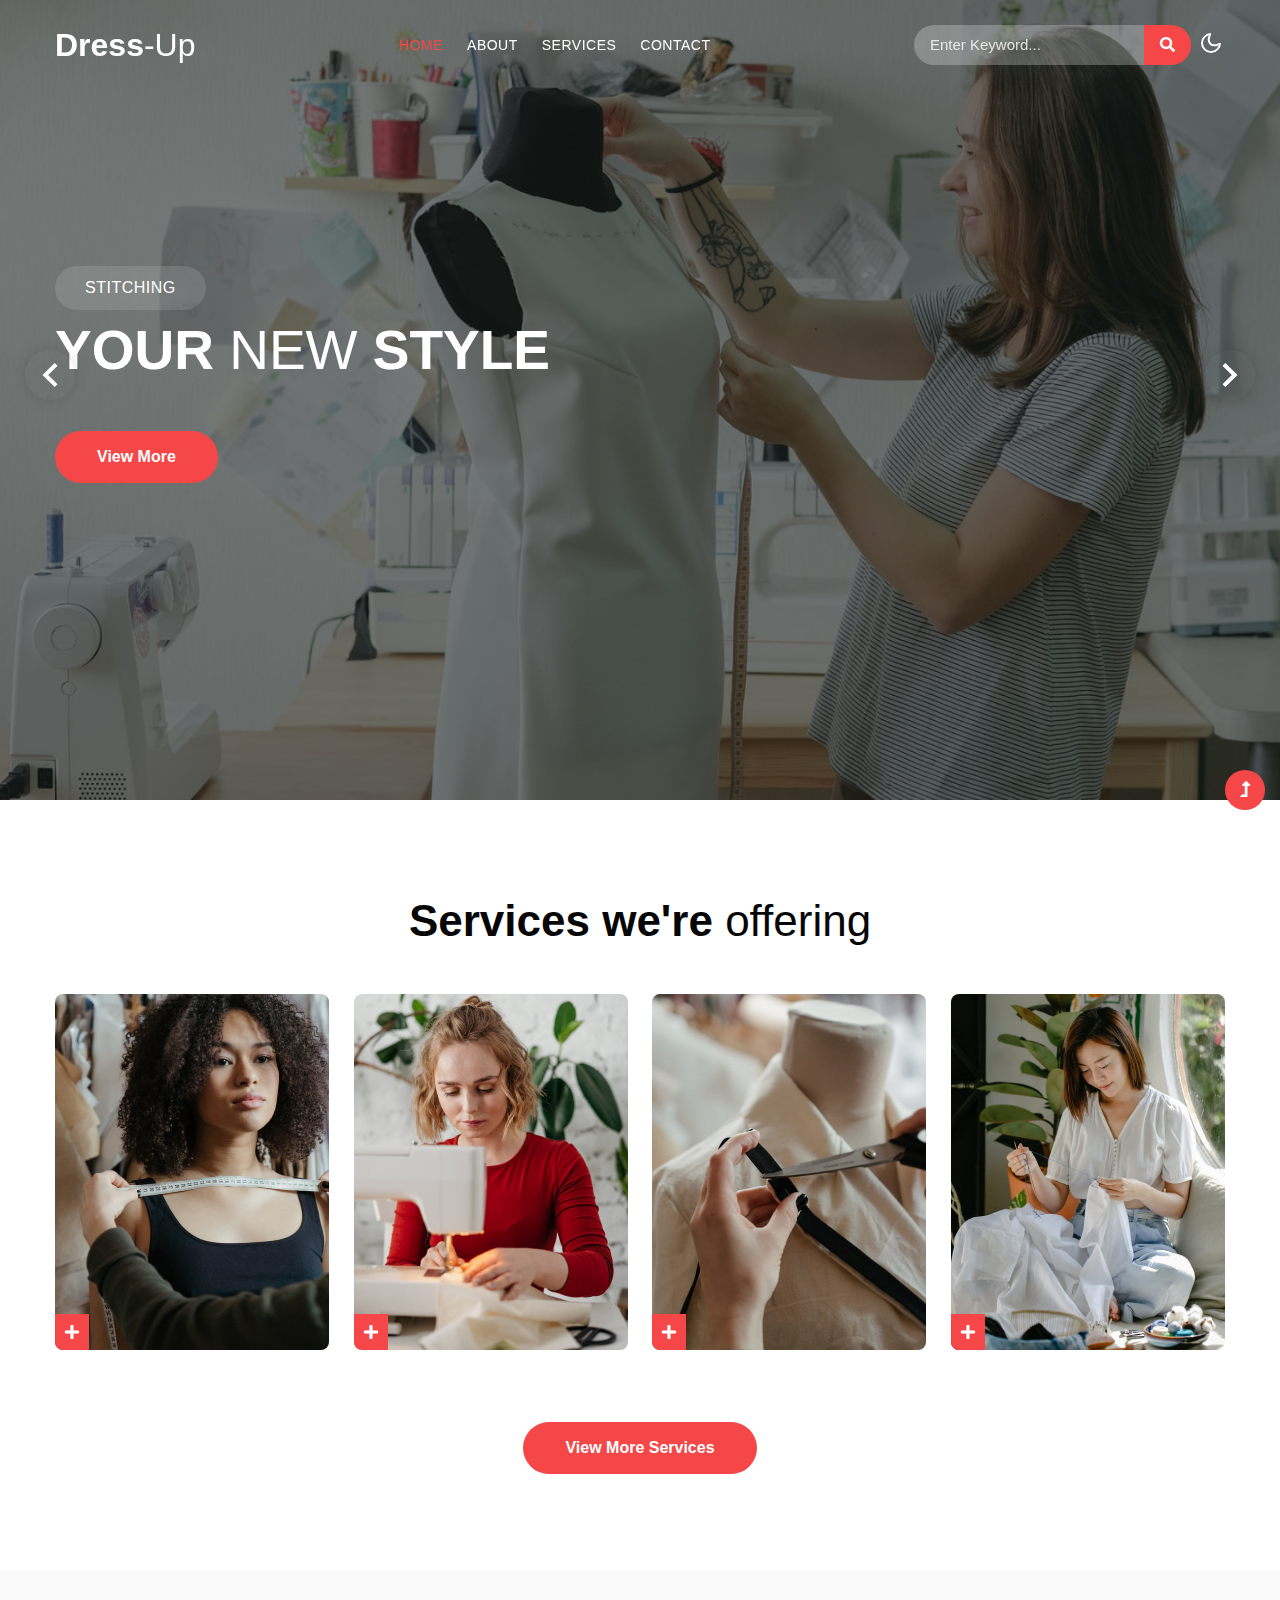
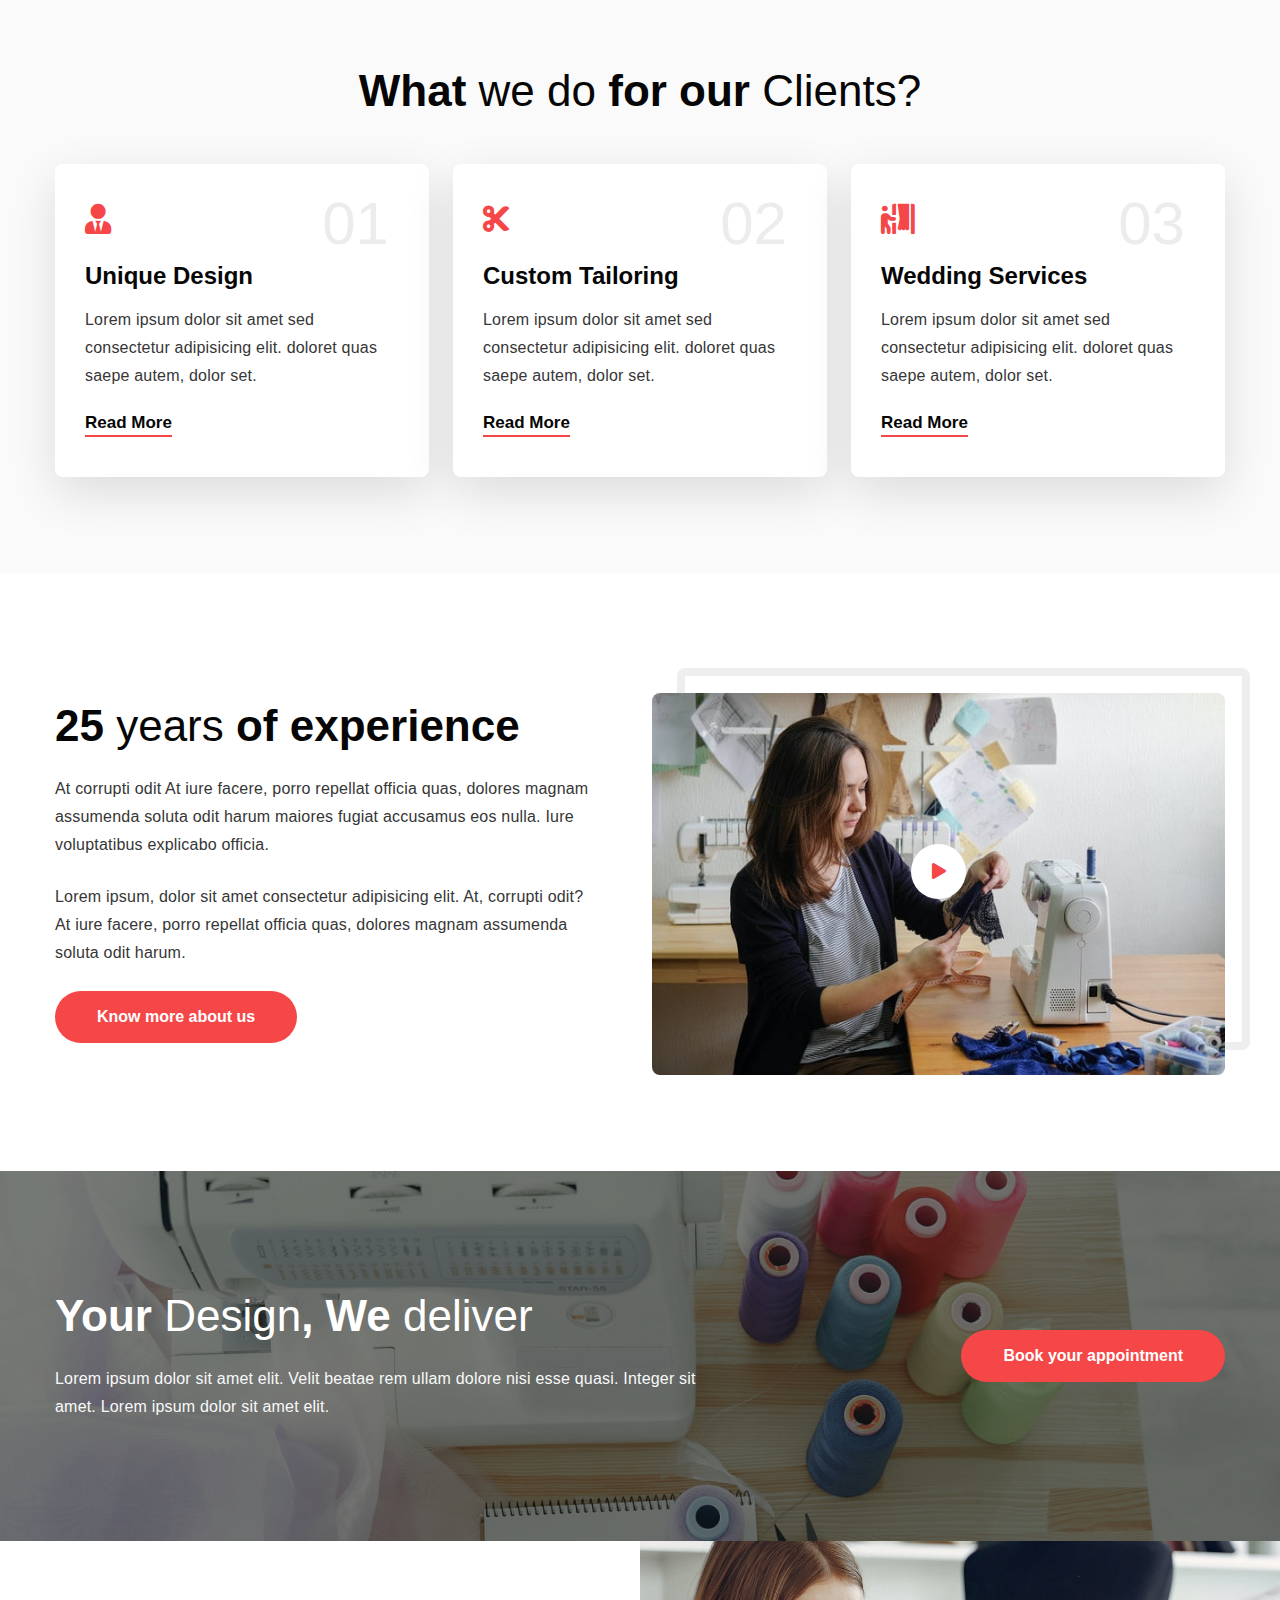
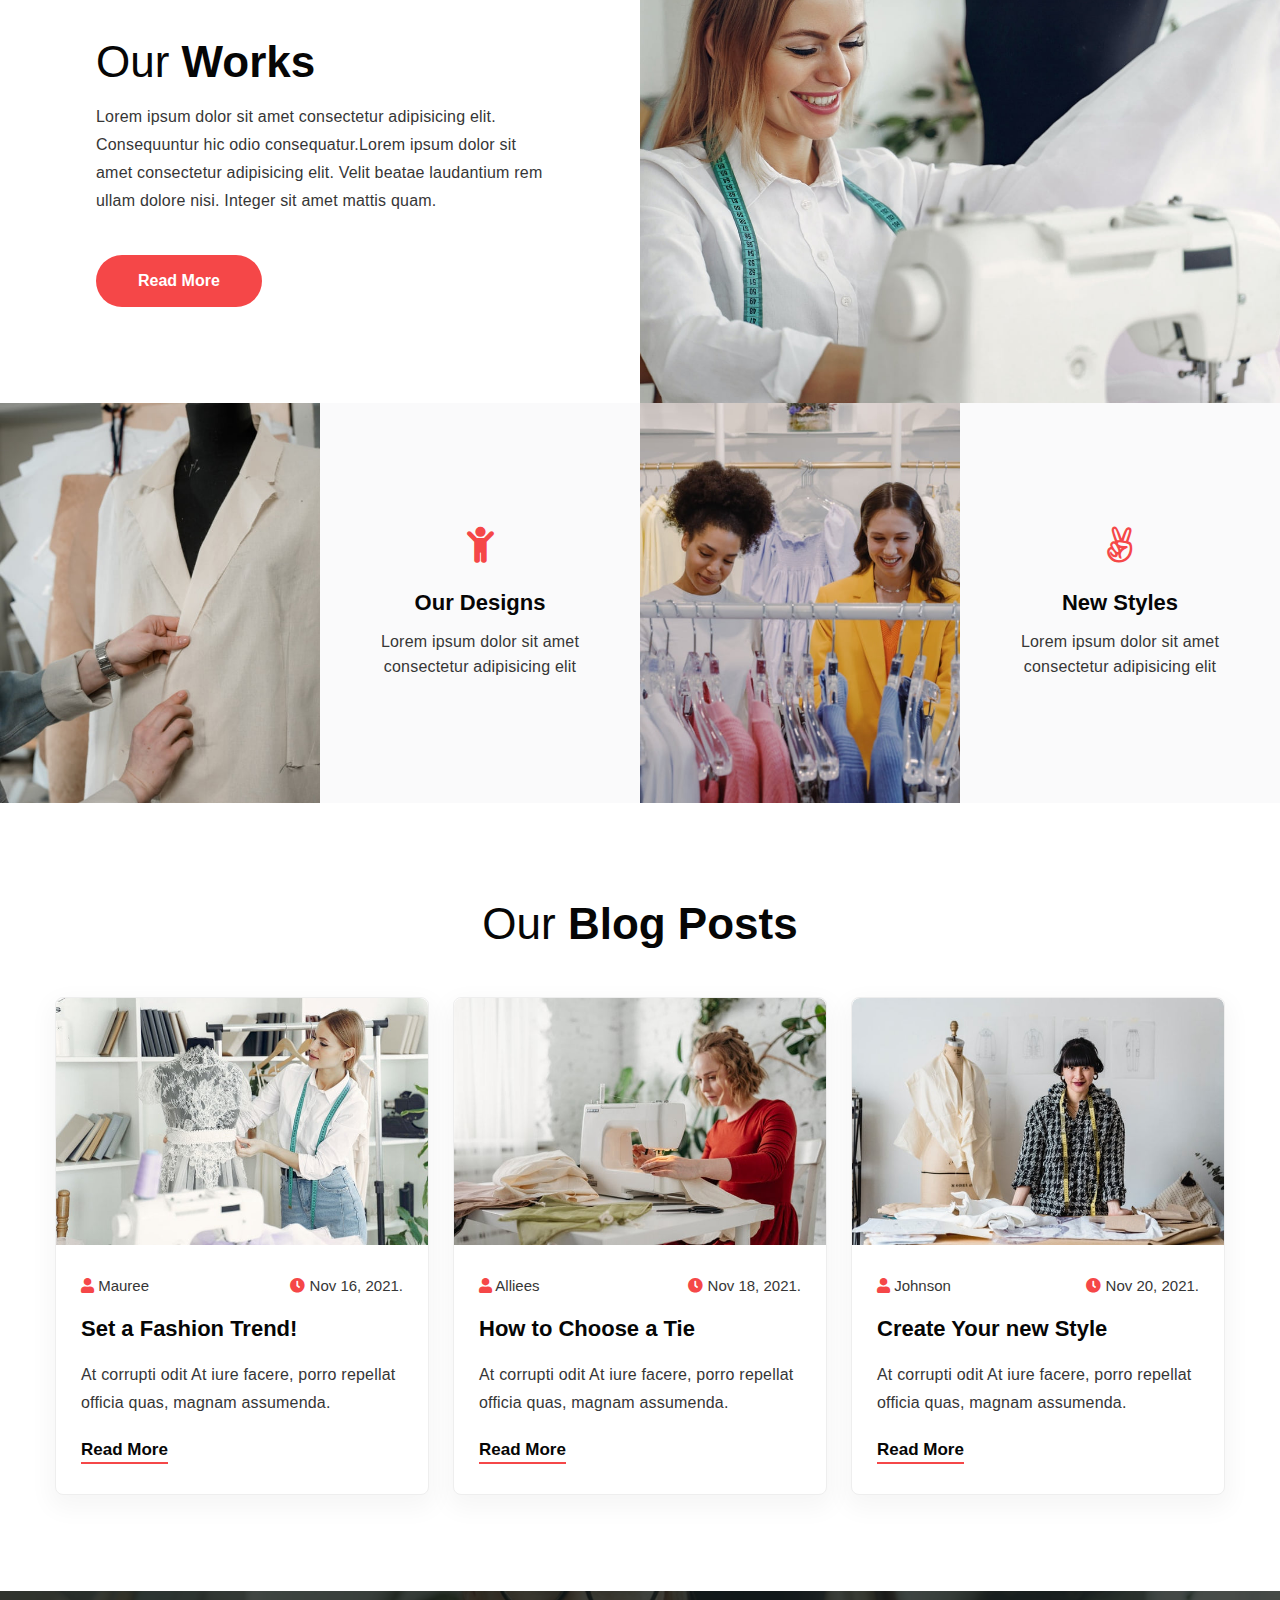
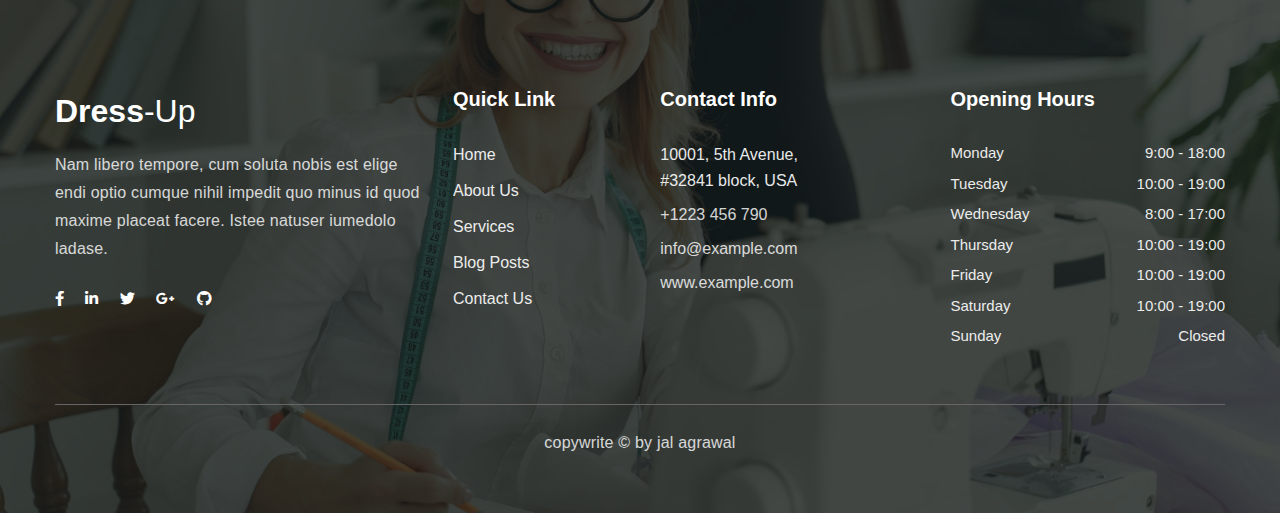
<file: index.html>
<!doctype html>
<html lang="en">

<head>
   
    <meta charset="utf-8">
    <meta name="viewport" content="width=device-width, initial-scale=1">
    <title>Dress-Up - Fashion Category Bootstrap Responsive Website Template - Home : W3Layouts</title>
    <!-- Template CSS Style link -->
    <link rel="stylesheet" href="assets/css/style-starter.css">
</head>

<body>
    
    <header id="site-header" class="fixed-top">
        <div class="container">
            <nav class="navbar navbar-expand-lg navbar-light">
                <a class="navbar-brand" href="index.html">
                    Dress<span>-Up</span>
                </a>
                <button class="navbar-toggler collapsed" type="button" data-bs-toggle="collapse"
                    data-bs-target="#navbarScroll" aria-controls="navbarScroll" aria-expanded="false"
                    aria-label="Toggle navigation">
                    <span class="navbar-toggler-icon fa icon-expand fa-bars"></span>
                    <span class="navbar-toggler-icon fa icon-close fa-times"></span>
                </button>
                <div class="collapse navbar-collapse" id="navbarScroll">
                    <ul class="navbar-nav mx-auto my-2 my-lg-0 navbar-nav-scroll">
                        <li class="nav-item">
                            <a class="nav-link active" aria-current="page" href="index.html">Home</a>
                        </li>
                        <li class="nav-item">
                            <a class="nav-link" href="about.html">About</a>
                        </li>
                        <li class="nav-item">
                            <a class="nav-link" href="services.html">Services</a>
                        </li>
                        <li class="nav-item">
                            <a class="nav-link" href="contact.html">Contact</a>
                        </li>
                    </ul>
                    <form action="#error" method="GET" class="d-flex search-header">
                        <input class="form-control" type="search" placeholder="Enter Keyword..." aria-label="Search"
                            required>
                        <button class="btn btn-style" type="submit"><i class="fas fa-search"></i></button>
                    </form>
                </div>
                <!-- toggle switch for light and dark theme -->
                <div class="cont-ser-position">
                    <nav class="navigation">
                        <div class="theme-switch-wrapper">
                            <label class="theme-switch" for="checkbox">
                                <input type="checkbox" id="checkbox">
                                <div class="mode-container">
                                    <i class="gg-sun"></i>
                                    <i class="gg-moon"></i>
                                </div>
                            </label>
                        </div>
                    </nav>
                </div>
                <!-- //toggle switch for light and dark theme -->
            </nav>
        </div>
    </header>
    <!-- //header -->

    <!-- hero slider Start -->
    <div class="banner-wrap">
        <div class="banner-slider">
            <!-- hero slide start -->
            <div class="banner-slide bg1">
                <div class="container">
                    <div class="hero-content">
                        <p data-animation="fadeInDown" class="mb-2">Stitching </p>
                        <h1 data-animation="flipInX" data-delay="0.8s" data-color="#fff">
                            Your <span>New</span> Style </h1>
                        <div class="cta-btn" data-animation="fadeInUp" data-delay="1s">
                            <a href="about.html" class="btn btn-style btn-primary">View More</a>
                        </div>
                    </div>
                </div>
                <div class="hero-overlay"></div>
            </div>
            <!-- hero slide end -->
            <!-- hero slide start -->
            <div class="banner-slide bg2">
                <div class="container">
                    <div class="hero-content">
                        <p data-animation="fadeInDown" class="mb-2">New Trends</p>
                        <h1 data-animation="fadeInDown" data-delay="0.8s" data-color="#fff">
                            Custom <span>made</span> Suits
                        </h1>
                        <div class="cta-btn" data-animation="fadeInDown" data-delay="1s">
                            <a href="about.html" class="btn btn-style btn-primary">View More</a>
                        </div>
                    </div>
                </div>
                <div class="hero-overlay"></div>
            </div>
            <!-- hero slide end -->
            <!-- hero slide start -->
            <div class="banner-slide bg3">
                <div class="container">
                    <div class="hero-content">
                        <p data-animation="fadeInUp" class="mb-2">New Models</p>
                        <h1 data-animation="fadeInUp" data-color="#fff" data-delay="0.8s">
                            Embrace <span>your</span> Style
                        </h1>
                        <div class="cta-btn" data-animation="fadeInDown" data-delay="1s">
                            <a href="about.html" class="btn btn-style btn-primary">View More</a>
                        </div>
                    </div>
                </div>
                <div class="hero-overlay"></div>
            </div>
            <!-- hero slide end -->
            <!-- hero slide start -->
            <div class="banner-slide bg4">
                <div class="container">
                    <div class="hero-content">
                        <p data-animation="fadeInDown" class="mb-2">Fashion Look</p>
                        <h1 data-animation="flipInX" data-color="#fff" data-delay="0.8s">
                            Styles <span>and</span> Trends
                        </h1>
                        <div class="cta-btn" data-animation="fadeInUp" data-delay="1s">
                            <a href="about.html" class="btn btn-style btn-primary">View More</a>
                        </div>
                    </div>
                </div>
                <div class="hero-overlay"></div>
            </div>
            <!-- hero slide end -->
        </div>
    </div>
    <!-- hero slider end -->

    <!-- home services block -->
    <div class="w3l-servicesblock2 py-5" id="services">
        <div class="container py-lg-5 py-md-4 py-2">
            <h3 class="title-style text-center mb-lg-5 mb-4">Services we're <span>offering</span></h3>
            <div class="row">
                <div class="col-lg-3 col-sm-6">
                    <div class="grids5-info">
                        <a href="services.html" class="blog-image d-block zoom"><img src="assets/images/s1.jpg" alt=""
                                class="img-fluid radius-image" />
                            <div class="image-overlay">
                                <h4>Measurements</h4>
                                <p>Lorem ipsum dolor sit amet consectetur adipisicing elit. Esse, consectetur.</p>
                            </div>
                            <div class="iconic-plus">
                                <i class="fas fa-plus"></i>
                            </div>
                        </a>
                    </div>
                </div>
                <div class="col-lg-3 col-sm-6 mt-sm-0 mt-4">
                    <div class="grids5-info">
                        <a href="services.html" class="blog-image d-block zoom"><img src="assets/images/s2.jpg" alt=""
                                class="img-fluid radius-image" />
                            <div class="image-overlay">
                                <h4>Repair</h4>
                                <p>Lorem ipsum dolor sit amet consectetur adipisicing elit. Esse, consectetur.</p>
                            </div>
                            <div class="iconic-plus">
                                <i class="fas fa-plus"></i>
                            </div>
                        </a>
                    </div>
                </div>
                <div class="col-lg-3 col-sm-6 mt-lg-0 mt-4">
                    <div class="grids5-info">
                        <a href="services.html" class="blog-image d-block zoom"><img src="assets/images/s3.jpg" alt=""
                                class="img-fluid radius-image" />
                            <div class="image-overlay">
                                <h4>Сutting-out</h4>
                                <p>Lorem ipsum dolor sit amet consectetur adipisicing elit. Esse, consectetur.</p>
                            </div>
                            <div class="iconic-plus">
                                <i class="fas fa-plus"></i>
                            </div>
                        </a>
                    </div>
                </div>
                <div class="col-lg-3 col-sm-6 mt-lg-0 mt-4">
                    <div class="grids5-info">
                        <a href="services.html" class="blog-image d-block zoom"><img src="assets/images/s4.jpg" alt=""
                                class="img-fluid radius-image" />
                            <div class="image-overlay">
                                <h4>Resize</h4>
                                <p>Lorem ipsum dolor sit amet consectetur adipisicing elit. Esse, consectetur.</p>
                            </div>
                            <div class="iconic-plus">
                                <i class="fas fa-plus"></i>
                            </div>
                        </a>
                    </div>
                </div>
            </div>
            <div class="text-center mt-md-5 mt-5 pt-lg-4">
                <a href="services.html" class="btn btn-style">View More Services</a>
            </div>
        </div>
    </div>
    <!-- //home services block -->

    <!-- home page service grids -->
    <section class="home-services py-5" id="services">
        <div class="container py-lg-5 py-md-4 py-2">
            <h3 class="title-style text-center mb-lg-5 mb-4">What <span>we do</span> for our <span>Clients?</span></h3>
            <div class="row justify-content-center">
                <div class="col-lg-4 col-md-6">
                    <div class="box-wrap">
                        <div class="icon">
                            <i class="fas fa-user-tie"></i>
                        </div>
                        <h4 class="number">01</h4>
                        <h4><a href="#url">Unique Design</a></h4>
                        <p>Lorem ipsum dolor sit amet sed consectetur adipisicing elit.
                            doloret quas saepe autem, dolor set.</p>
                        <a href="services.html" class="read">Read more</a>
                    </div>
                </div>
                <div class="col-lg-4 col-md-6 mt-md-0 mt-4">
                    <div class="box-wrap">
                        <div class="icon">
                            <i class="fas fa-cut"></i>
                        </div>
                        <h4 class="number">02</h4>
                        <h4><a href="#url">Custom Tailoring</a></h4>
                        <p>Lorem ipsum dolor sit amet sed consectetur adipisicing elit.
                            doloret quas saepe autem, dolor set.</p>
                        <a href="services.html" class="read">Read more</a>
                    </div>
                </div>
                <div class="col-lg-4 col-md-6 mt-lg-0 mt-4">
                    <div class="box-wrap">
                        <div class="icon">
                            <i class="fas fa-person-booth"></i>
                        </div>
                        <h4 class="number">03</h4>
                        <h4><a href="#url">Wedding Services</a></h4>
                        <p>Lorem ipsum dolor sit amet sed consectetur adipisicing elit.
                            doloret quas saepe autem, dolor set.</p>
                        <a href="services.html" class="read">Read more</a>
                    </div>
                </div>
            </div>
        </div>
    </section>
    <!-- //home page service grids -->

    <!-- about block -->
    <section class="w3l-about py-5" id="about">
        <div class="container py-lg-5 py-md-4 py-2">
            <div class="row align-items-center">
                <div class="col-lg-6 section-width pe-xl-5">
                    <h3 class="title-style">25 <span>years</span> of experience</h3>
                    <p class="mt-4">At corrupti odit At iure facere,
                        porro repellat officia quas, dolores magnam assumenda soluta odit
                        harum maiores fugiat accusamus eos nulla. Iure voluptatibus explicabo
                        officia.</p>
                    <p class="mt-4 pb-dm-3">Lorem ipsum, dolor sit amet consectetur adipisicing elit. At, corrupti
                        odit? At iure facere,
                        porro repellat officia quas, dolores magnam assumenda soluta odit
                        harum.</p>
                    <a href="about.html" class="btn btn-style mt-4"> Know more about us</a>
                </div>
                <div class="col-lg-6 history-info mt-lg-0 mt-5 pt-md-4 pt-2">
                    <div class="position-relative img-border">
                        <img src="assets/images/about.jpg" class="img-fluid video-popup-image" alt="video-popup">

                        <a href="#small-dialog" class="popup-with-zoom-anim play-view text-center position-absolute">
                            <span class="video-play-icon">
                                <span class="fa fa-play"></span>
                            </span>
                        </a>

                        <!-- dialog itself, mfp-hide class is required to make dialog hidden -->
                        <div id="small-dialog" class="zoom-anim-dialog mfp-hide">
                            <iframe src="https://player.vimeo.com/video/333569091?h=9836ac4d97"
                                allowfullscreen></iframe>
                        </div>
                    </div>
                </div>
            </div>
        </div>
    </section>
    <!-- //about block -->

    <!-- content block -->
    <section class="w3l-content1 py-5">
        <div class="container py-md-5 py-sm-4 py-2">
            <div class="row align-items-center py-4">
                <div class="col-lg-7">
                    <div class="bottom-info">
                        <h3 class="title-style text-white">Your <span>Design</span>, We <span>deliver</span></h3>
                        <p class="mt-4 text-light">Lorem ipsum dolor sit amet elit. Velit beatae
                            rem ullam dolore nisi esse quasi. Integer sit amet. Lorem ipsum dolor sit
                            amet elit.</p>
                    </div>
                </div>
                <div class="col-lg-5 text-lg-end">
                    <a href="contact.html" class="btn btn-style mt-lg-0 mt-md-5 mt-4">Book your appointment</a>
                </div>
            </div>
        </div>
    </section>
    <!-- //content block -->

    <!-- works block -->
    <section class="w3l-how-grids-3" id="how">
        <div class="container-fluid">
            <div class="row d-grid grid-col-2 grid-element-9 px-lg-0">
                <div class="left-texthny p-lg-5 py-4">
                    <div class="left-texthny-2 p-lg-5 p-4">
                        <h3 class="title-style"><span>Our</span> Works</h3>
                        <p class="my-3 pr-lg-4">Lorem ipsum dolor sit amet consectetur adipisicing elit. Consequuntur
                            hic odio consequatur.Lorem ipsum dolor sit amet consectetur adipisicing elit. Velit beatae
                            laudantium rem ullam dolore nisi. Integer sit amet mattis quam.</p>
                        <a href="about.html" class="btn btn-style btn-secondary mt-4">Read More</a>
                    </div>
                </div>
                <div class="left-grid-ele-9 grid-bg1">
                </div>
            </div>
            <div class="row d-grid grid-col-3 grid-element-9 px-lg-0">
                <div class="left-grid-ele-9 grid-bg2">

                </div>
                <div class="left-texthny-3 p-lg-5 py-4 d-grid align-items-center">
                    <div class="sub-wid-grid-9 py-lg-0 py-5">
                        <i class="fas fa-child mb-4"></i>
                        <h4 class="text-grid-9"><a href="services.html">Our Designs</a></h4>
                        <p class="sub-para">Lorem ipsum dolor sit amet consectetur adipisicing elit</p>

                    </div>
                </div>
                <div class="left-grid-ele-9 grid-bg3">

                </div>
                <div class="left-texthny-3 p-lg-5 py-4 d-grid align-items-center">
                    <div class="sub-wid-grid-9 py-lg-0 py-5">
                        <i class="fab fa-angellist mb-4"></i>
                        <h4 class="text-grid-9"><a href="services.html">New Styles</a></h4>
                        <p class="sub-para">Lorem ipsum dolor sit amet consectetur adipisicing elit</p>
                    </div>
                </div>
            </div>
        </div>
    </section>
    <!-- //works block -->

    <!-- blog section -->
    <div class="w3l-news py-5" id="homeblog">
        <div class="container py-lg-5 py-md-4 py-2">
            <h3 class="title-style text-center mb-lg-5 mb-4"><span>Our</span> Blog Posts</h3>
            <div class="row justify-content-center">
                <div class="col-lg-4 col-md-6">
                    <div class="grids5-info">
                        <a href="#blog" class="blog-image d-block zoom"><img src="assets/images/blog1.jpg"
                                alt="" class="img-fluid news-image" />
                            <div class="image-overlay">
                                <span class="fas fa-plus"></span>
                            </div>
                        </a>
                        <div class="blog-info card-body blog-details">
                            <div class="d-flex align-items-center justify-content-between">
                                <a href="#author" class="post"><i class="fas fa-user"></i> Mauree</a>
                                <h6 class="date"><i class="fas fa-clock"></i> Nov 16, 2021.</h6>
                            </div>

                            <h4><a href="#blog" class="blog-desc">
                                    Set a Fashion Trend!</a></h4>
                            <p class="mt-3">At corrupti odit At iure facere,
                                porro repellat officia quas, magnam assumenda.</p>
                            <a href="#blog" class="read">Read more</a>
                        </div>
                    </div>
                </div>
                <div class="col-lg-4 col-md-6 mt-md-0 mt-4">
                    <div class="grids5-info">
                        <a href="#blog" class="blog-image d-block zoom"><img src="assets/images/blog2.jpg"
                                alt="" class="img-fluid news-image" />
                            <div class="image-overlay">
                                <span class="fas fa-plus"></span>
                            </div>
                        </a>
                        <div class="blog-info card-body blog-details">
                            <div class="d-flex align-items-center justify-content-between">
                                <a href="#author" class="post"><i class="fas fa-user"></i> Alliees</a>
                                <h6 class="date"><i class="fas fa-clock"></i> Nov 18, 2021.</h6>
                            </div>

                            <h4><a href="#blog" class="blog-desc">How to Choose a Tie</a></h4>
                            <p class="mt-3">At corrupti odit At iure facere,
                                porro repellat officia quas, magnam assumenda.</p>
                            <a href="#blog" class="read">Read more</a>
                        </div>
                    </div>
                </div>
                <div class="col-lg-4 col-md-6 mt-lg-0 mt-4">
                    <div class="grids5-info">
                        <a href="#blog" class="blog-image d-block zoom"><img src="assets/images/blog3.jpg"
                                alt="" class="img-fluid news-image" />
                            <div class="image-overlay">
                                <span class="fas fa-plus"></span>
                            </div>
                        </a>
                        <div class="blog-info card-body blog-details">
                            <div class="d-flex align-items-center justify-content-between">
                                <a href="#author" class="post"><i class="fas fa-user"></i> Johnson</a>
                                <h6 class="date"><i class="fas fa-clock"></i> Nov 20, 2021.</h6>
                            </div>

                            <h4><a href="#blog" class="blog-desc">
                                Create Your new Style</a></h4>
                            <p class="mt-3">At corrupti odit At iure facere,
                                porro repellat officia quas, magnam assumenda.</p>
                            <a href="#blog" class="read">Read more</a>
                        </div>
                    </div>
                </div>
            </div>
        </div>
    </div>
    <!-- //blog section -->

    <!-- footer -->
    <footer class="w3l-footer-16 py-5">
        <div class="container pt-md-5 pt-sm-4 pb-sm-2">
            <div class="row">
                <div class="col-lg-4">
                    <a class="footer-logo d-flex align-items-center" href="index.html">
                        Dress<span>-Up</span></a>
                    <p class="mt-3">Nam libero tempore, cum soluta nobis est elige endi optio cumque nihil impedit quo
                        minus id quod maxime placeat facere. Istee natuser iumedolo
                        ladase.</p>
                    <div class="columns-2 mt-4">
                        <ul class="social">
                            <li><a href="#facebook"><i class="fab fa-facebook-f"></i></a>
                            </li>
                            <li><a href="#linkedin"><i class="fab fa-linkedin-in"></i></a>
                            </li>
                            <li><a href="#twitter"><i class="fab fa-twitter"></i></a>
                            </li>
                            <li><a href="#google"><i class="fab fa-google-plus-g"></i></a>
                            </li>
                            <li><a href="#github"><i class="fab fa-github"></i></a>
                            </li>
                        </ul>
                    </div>
                </div>
                <div class="col-lg-5 mt-lg-0 mt-5">
                    <div class="row">
                        <div class="col-xl-5 col-6 column">
                            <h3 class="">Quick Link</h3>
                            <ul class="footer-gd-16">
                                <li><a href="index.html">Home</a></li>
                                <li><a href="about.html">About Us</a></li>
                                <li><a href="services.html">Services</a></li>
                                <li><a href="#blog">Blog Posts</a></li>
                                <li><a href="contact.html">Contact Us</a></li>
                            </ul>
                        </div>
                        <div class="col-xl-5 col-6 column px-xxl-0">
                            <h3 class="">Contact Info</h3>
                            <ul class="footer-contact-list">
                                <li class="">10001, 5th Avenue,
                                    #32841 block, USA</li>
                                <li class="mt-2"><a href="tel:+12 23456790">+1223 456 790</a></li>
                                <li class="mt-2"><a href="mailto:info@example.com">info@example.com</a></li>
                                <li class="mt-2"><a href="mailto:info@example.com">www.example.com</a></li>
                            </ul>
                        </div>
                    </div>
                </div>
                <div class="col-lg-3 col-md-7 col-8 column mt-lg-0 mt-4">
                    <h3 class="">Opening Hours</h3>
                    <ul class="list-footer-block">
                        <li>
                            Monday
                            <span>9:00 - 18:00</span>
                        </li>
                        <li>
                            tuesday
                            <span>10:00 - 19:00</span>
                        </li>
                        <li>
                            Wednesday
                            <span>8:00 - 17:00</span>
                        </li>
                        <li>
                            Thursday
                            <span>10:00 - 19:00</span>
                        </li>
                        <li>
                            Friday
                            <span>10:00 - 19:00</span>
                        </li>
                        <li>
                            Saturday
                            <span>10:00 - 19:00</span>
                        </li>
                        <li>
                            Sunday
                            <span>closed</span>
                        </li>
                    </ul>
                </div>
            </div>
            <div class="below-section text-center pt-4 mt-5">
                <p class="copy-text">copywrite &copy; by jal agrawal 
                </p>
            </div>
        </div>
    </footer>
    <!-- //footer -->

    <!-- Js scripts -->
    <!-- move top -->
    <button onclick="topFunction()" id="movetop" title="Go to top">
        <span class="fas fa-level-up-alt" aria-hidden="true"></span>
    </button>
    <script>
        // When the user scrolls down 20px from the top of the document, show the button
        window.onscroll = function () {
            scrollFunction()
        };

        function scrollFunction() {
            if (document.body.scrollTop > 20 || document.documentElement.scrollTop > 20) {
                document.getElementById("movetop").style.display = "block";
            } else {
                document.getElementById("movetop").style.display = "none";
            }
        }

        // When the user clicks on the button, scroll to the top of the document
        function topFunction() {
            document.body.scrollTop = 0;
            document.documentElement.scrollTop = 0;
        }
    </script>
    <!-- //move top -->

    <!-- common jquery plugin -->
    <script src="assets/js/jquery-3.3.1.min.js"></script>
    <!-- //common jquery plugin -->

    <!-- banner slick slider -->
    <script src="assets/js/slick.js"></script>
    <script src="assets/js/script.js"></script>
    <!-- //banner slick slider -->

    <!-- magnific-popup javascript -->
    <script src="assets/js/jquery.magnific-popup.min.js"></script>
    <script>
        $(document).ready(function () {
            $('.popup-with-zoom-anim').magnificPopup({
                type: 'inline',

                fixedContentPos: false,
                fixedBgPos: true,

                overflowY: 'auto',

                closeBtnInside: true,
                preloader: false,

                midClick: true,
                removalDelay: 300,
                mainClass: 'my-mfp-zoom-in'
            });

            $('.popup-with-move-anim').magnificPopup({
                type: 'inline',

                fixedContentPos: false,
                fixedBgPos: true,

                overflowY: 'auto',

                closeBtnInside: true,
                preloader: false,

                midClick: true,
                removalDelay: 300,
                mainClass: 'my-mfp-slide-bottom'
            });
        });
    </script>
    <!-- //magnific-popup javascript -->

    <!-- theme switch js (light and dark)-->
    <script src="assets/js/theme-change.js"></script>
    <!-- //theme switch js (light and dark)-->

    <!-- MENU-JS -->
    <script>
        $(window).on("scroll", function () {
            var scroll = $(window).scrollTop();

            if (scroll >= 80) {
                $("#site-header").addClass("nav-fixed");
            } else {
                $("#site-header").removeClass("nav-fixed");
            }
        });

        //Main navigation Active Class Add Remove
        $(".navbar-toggler").on("click", function () {
            $("header").toggleClass("active");
        });
        $(document).on("ready", function () {
            if ($(window).width() > 991) {
                $("header").removeClass("active");
            }
            $(window).on("resize", function () {
                if ($(window).width() > 991) {
                    $("header").removeClass("active");
                }
            });
        });
    </script>
    <!-- //MENU-JS -->

    <!-- disable body scroll which navbar is in active -->
    <script>
        $(function () {
            $('.navbar-toggler').click(function () {
                $('body').toggleClass('noscroll');
            })
        });
    </script>
    <!-- //disable body scroll which navbar is in active -->

    <!-- bootstrap -->
    <script src="assets/js/bootstrap.min.js"></script>
    <!-- //bootstrap -->
    <!-- //Js scripts -->
</body>

</html>
</file>
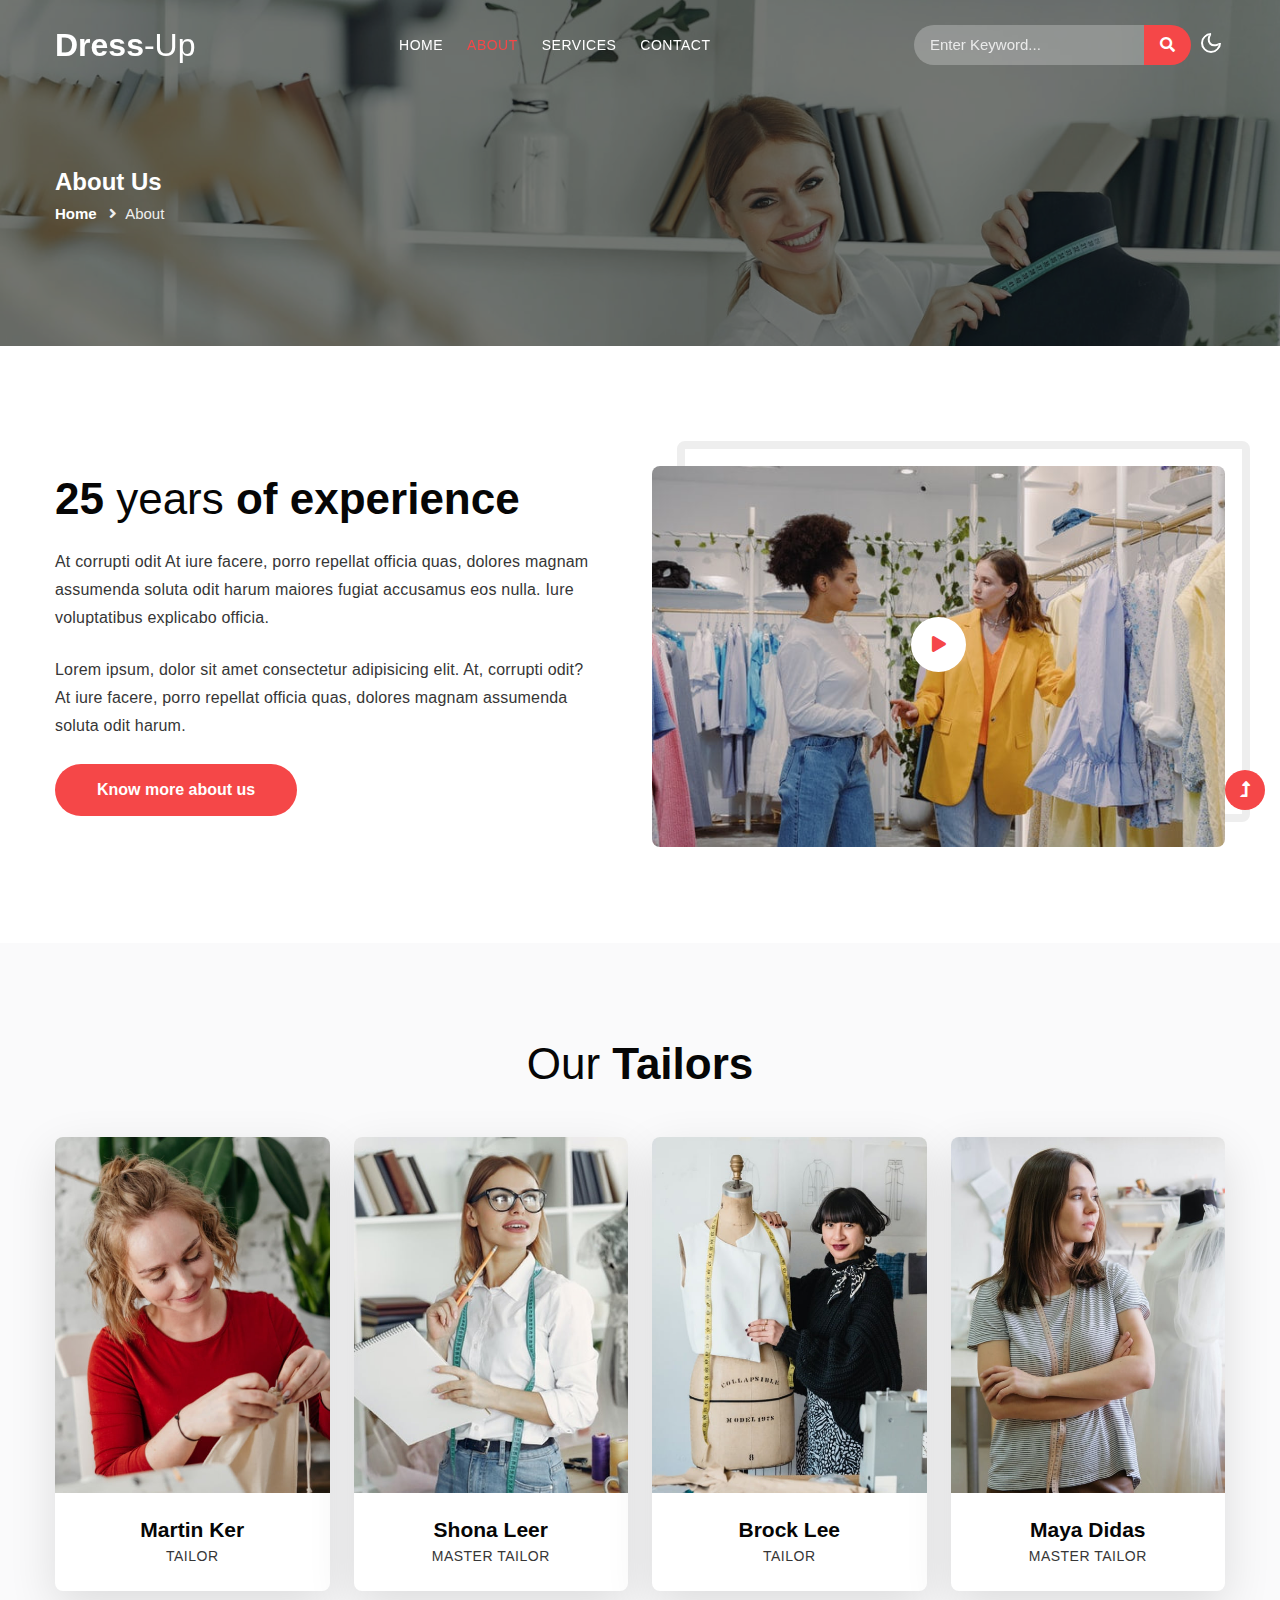
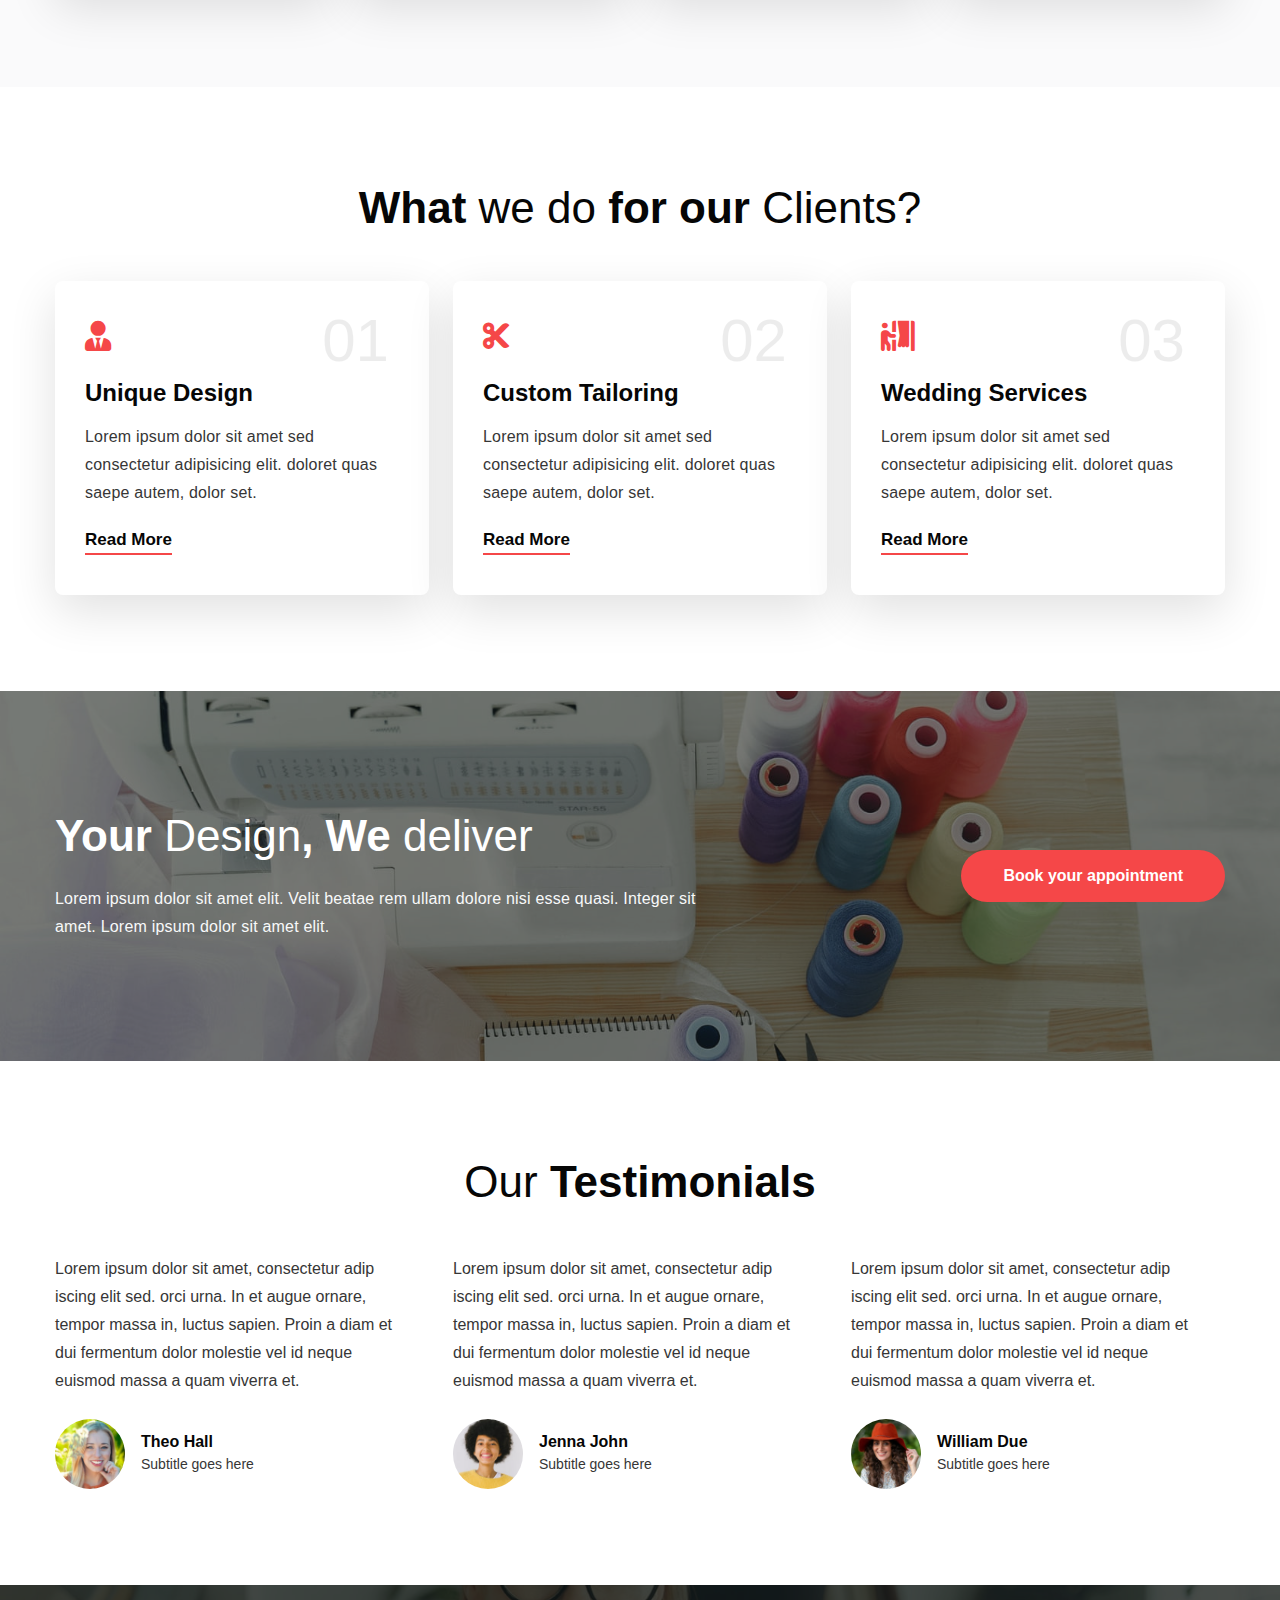
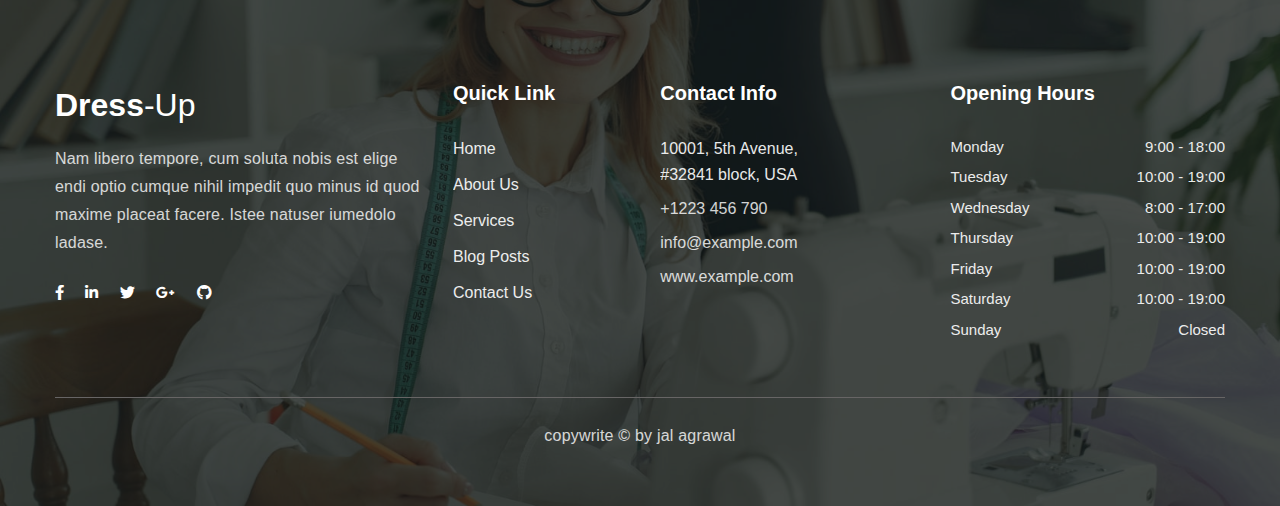
<file: about.html>
<!--
Author: W3layouts
Author URL: http://w3layouts.com
-->
<!doctype html>
<html lang="en">

<head>
    <!-- Required meta tags -->
    <meta charset="utf-8">
    <meta name="viewport" content="width=device-width, initial-scale=1">
    <title>Dress-Up - Fashion Category Bootstrap Responsive Website Template - About Us : W3Layouts</title>
    <!-- Template CSS Style link -->
    <link rel="stylesheet" href="assets/css/style-starter.css">
</head>

<body>
    <!-- header -->
    <header id="site-header" class="fixed-top">
        <div class="container">
            <nav class="navbar navbar-expand-lg navbar-light">
                <a class="navbar-brand" href="index.html">
                    Dress<span>-Up</span>
                </a>
                <button class="navbar-toggler collapsed" type="button" data-bs-toggle="collapse"
                    data-bs-target="#navbarScroll" aria-controls="navbarScroll" aria-expanded="false"
                    aria-label="Toggle navigation">
                    <span class="navbar-toggler-icon fa icon-expand fa-bars"></span>
                    <span class="navbar-toggler-icon fa icon-close fa-times"></span>
                </button>
                <div class="collapse navbar-collapse" id="navbarScroll">
                    <ul class="navbar-nav mx-auto my-2 my-lg-0 navbar-nav-scroll">
                        <li class="nav-item">
                            <a class="nav-link" aria-current="page" href="index.html">Home</a>
                        </li>
                        <li class="nav-item">
                            <a class="nav-link active" href="about.html">About</a>
                        </li>
                        <li class="nav-item">
                            <a class="nav-link" href="services.html">Services</a>
                        </li>
                        <li class="nav-item">
                            <a class="nav-link" href="contact.html">Contact</a>
                        </li>
                    </ul>
                    <form action="#error" method="GET" class="d-flex search-header">
                        <input class="form-control" type="search" placeholder="Enter Keyword..." aria-label="Search"
                            required>
                        <button class="btn btn-style" type="submit"><i class="fas fa-search"></i></button>
                    </form>
                </div>
                <!-- toggle switch for light and dark theme -->
                <div class="cont-ser-position">
                    <nav class="navigation">
                        <div class="theme-switch-wrapper">
                            <label class="theme-switch" for="checkbox">
                                <input type="checkbox" id="checkbox">
                                <div class="mode-container">
                                    <i class="gg-sun"></i>
                                    <i class="gg-moon"></i>
                                </div>
                            </label>
                        </div>
                    </nav>
                </div>
                <!-- //toggle switch for light and dark theme -->
            </nav>
        </div>
    </header>
    <!-- //header -->

    <!-- inner banner -->
    <section class="inner-banner py-5">
        <div class="w3l-breadcrumb py-lg-5">
            <div class="container pt-4 pb-sm-4">
                <h4 class="inner-text-title font-weight-bold pt-sm-5 pt-4">About Us</h4>
                <ul class="breadcrumbs-custom-path">
                    <li><a href="index.html">Home</a></li>
                    <li class="active"><i class="fas fa-angle-right mx-2"></i>About</li>
                </ul>
            </div>
        </div>
    </section>
    <!-- //inner banner -->

    <!-- about block -->
    <section class="w3l-about py-5" id="about">
        <div class="container py-lg-5 py-md-4 py-2">
            <div class="row align-items-center">
                <div class="col-lg-6 section-width pe-xl-5">
                    <h3 class="title-style">25 <span>years</span> of experience</h3>
                    <p class="mt-4">At corrupti odit At iure facere,
                        porro repellat officia quas, dolores magnam assumenda soluta odit
                        harum maiores fugiat accusamus eos nulla. Iure voluptatibus explicabo
                        officia.</p>
                    <p class="mt-4 pb-dm-3">Lorem ipsum, dolor sit amet consectetur adipisicing elit. At, corrupti
                        odit? At iure facere,
                        porro repellat officia quas, dolores magnam assumenda soluta odit
                        harum.</p>
                    <a href="about.html" class="btn btn-style mt-4"> Know more about us</a>
                </div>
                <div class="col-lg-6 history-info mt-lg-0 mt-5 pt-md-4 pt-2">
                    <div class="position-relative img-border">
                        <img src="assets/images/blog4.jpg" class="img-fluid video-popup-image" alt="video-popup">

                        <a href="#small-dialog" class="popup-with-zoom-anim play-view text-center position-absolute">
                            <span class="video-play-icon">
                                <span class="fa fa-play"></span>
                            </span>
                        </a>

                        <!-- dialog itself, mfp-hide class is required to make dialog hidden -->
                        <div id="small-dialog" class="zoom-anim-dialog mfp-hide">
                            <iframe src="https://player.vimeo.com/video/333569091?h=9836ac4d97"
                                allowfullscreen></iframe>
                        </div>
                    </div>
                </div>
            </div>
        </div>
    </section>
    <!-- //about block -->

    <!-- team block -->
    <section class="w3l-team-61 py-5" id="team">
        <div class="container py-lg-5 py-md-4 py-2">
            <h3 class="title-style mb-lg-5 mb-4 text-center"><span>Our</span> Tailors</h3>
            <div class="team-right-content row text-center justify-content-center">
                <div class="col-lg-3 col-sm-6">
                    <div class="teams-gd">
                        <div class="team-member">
                            <div class="team-img">
                                <a href="#team"><img class="img-fluid img-responsive" src="assets/images/team1.jpg"
                                        alt=""></a>
                            </div>
                            <div class="team-hover">
                                <div class="desk">
                                    <h4><a href="#team">Meet Me</a></h4>
                                    <p>Lorem ipsum dolor sit amet,Ea consequuntur </p>
                                </div>
                                <div class="s-link">
                                    <a href="#facebook"><span class="fab fa-facebook-f"></span></a>
                                    <a href="#twitter"><span class="fab fa-twitter"></span></a>
                                    <a href="#google-plus"><span class="fab fa-google-plus-g"></span></a>
                                </div>
                            </div>
                        </div>
                        <div class="team-title p-4">
                            <h5><a href="#team">Martin Ker</a></h5>
                            <span>Tailor</span>
                        </div>
                    </div>
                </div>
                <div class="col-lg-3 col-sm-6 mt-sm-0 mt-4">
                    <div class="teams-gd">
                        <div class="team-member">
                            <div class="team-img">
                                <a href="#team"><img class="img-fluid img-responsive" src="assets/images/team2.jpg"
                                        alt=""></a>
                            </div>
                            <div class="team-hover">
                                <div class="desk">
                                    <h4><a href="#team">Meet Me</a></h4>
                                    <p>Lorem ipsum dolor sit amet,Ea consequuntur </p>
                                </div>
                                <div class="s-link">
                                    <a href="#facebook"><span class="fab fa-facebook-f"></span></a>
                                    <a href="#twitter"><span class="fab fa-twitter"></span></a>
                                    <a href="#google-plus"><span class="fab fa-google-plus-g"></span></a>
                                </div>
                            </div>
                        </div>
                        <div class="team-title p-4">
                            <h5><a href="#team">Shona Leer</a></h5>
                            <span>Master Tailor</span>
                        </div>
                    </div>
                </div>
                <div class="col-lg-3 col-sm-6 mt-lg-0 mt-4">
                    <div class="teams-gd">
                        <div class="team-member">
                            <div class="team-img">
                                <a href="#team"><img class="img-fluid img-responsive" src="assets/images/team3.jpg"
                                        alt=""></a>
                            </div>
                            <div class="team-hover">
                                <div class="desk">
                                    <h4><a href="#team">Meet Me</a></h4>
                                    <p>Lorem ipsum dolor sit amet,Ea consequuntur </p>
                                </div>
                                <div class="s-link">
                                    <a href="#facebook"><span class="fab fa-facebook-f"></span></a>
                                    <a href="#twitter"><span class="fab fa-twitter"></span></a>
                                    <a href="#google-plus"><span class="fab fa-google-plus-g"></span></a>
                                </div>
                            </div>
                        </div>
                        <div class="team-title p-4">
                            <h5><a href="#team">Brock Lee</a></h5>
                            <span>Tailor</span>
                        </div>
                    </div>
                </div>
                <div class="col-lg-3 col-sm-6 mt-lg-0 mt-4">
                    <div class="teams-gd">
                        <div class="team-member">
                            <div class="team-img">
                                <a href="#team"><img class="img-fluid img-responsive" src="assets/images/team4.jpg"
                                        alt=""></a>
                            </div>
                            <div class="team-hover">
                                <div class="desk">
                                    <h4><a href="#team">Meet Me</a></h4>
                                    <p>Lorem ipsum dolor sit amet,Ea consequuntur </p>
                                </div>
                                <div class="s-link">
                                    <a href="#facebook"><span class="fab fa-facebook-f"></span></a>
                                    <a href="#twitter"><span class="fab fa-twitter"></span></a>
                                    <a href="#google-plus"><span class="fab fa-google-plus-g"></span></a>
                                </div>
                            </div>
                        </div>
                        <div class="team-title p-4">
                            <h5><a href="#team">Maya Didas</a></h5>
                            <span>Master Tailor</span>
                        </div>
                    </div>
                </div>
            </div>
        </div>
    </section>
    <!-- //team block -->

    <!-- about page service grids -->
    <section class="home-services about-service-bg py-5" id="services">
        <div class="container py-lg-5 py-md-4 py-2">
            <h3 class="title-style text-center mb-lg-5 mb-4">What <span>we do</span> for our <span>Clients?</span></h3>
            <div class="row justify-content-center">
                <div class="col-lg-4 col-md-6">
                    <div class="box-wrap">
                        <div class="icon">
                            <i class="fas fa-user-tie"></i>
                        </div>
                        <h4 class="number">01</h4>
                        <h4><a href="#url">Unique Design</a></h4>
                        <p>Lorem ipsum dolor sit amet sed consectetur adipisicing elit.
                            doloret quas saepe autem, dolor set.</p>
                        <a href="services.html" class="read">Read more</a>
                    </div>
                </div>
                <div class="col-lg-4 col-md-6 mt-md-0 mt-4">
                    <div class="box-wrap">
                        <div class="icon">
                            <i class="fas fa-cut"></i>
                        </div>
                        <h4 class="number">02</h4>
                        <h4><a href="#url">Custom Tailoring</a></h4>
                        <p>Lorem ipsum dolor sit amet sed consectetur adipisicing elit.
                            doloret quas saepe autem, dolor set.</p>
                        <a href="services.html" class="read">Read more</a>
                    </div>
                </div>
                <div class="col-lg-4 col-md-6 mt-lg-0 mt-4">
                    <div class="box-wrap">
                        <div class="icon">
                            <i class="fas fa-person-booth"></i>
                        </div>
                        <h4 class="number">03</h4>
                        <h4><a href="#url">Wedding Services</a></h4>
                        <p>Lorem ipsum dolor sit amet sed consectetur adipisicing elit.
                            doloret quas saepe autem, dolor set.</p>
                        <a href="services.html" class="read">Read more</a>
                    </div>
                </div>
            </div>
        </div>
    </section>
    <!-- //about page service grids -->

    <!-- content block -->
    <section class="w3l-content1 py-5">
        <div class="container py-md-5 py-sm-4 py-2">
            <div class="row align-items-center py-4">
                <div class="col-lg-7">
                    <div class="bottom-info">
                        <h3 class="title-style text-white">Your <span>Design</span>, We <span>deliver</span></h3>
                        <p class="mt-4 text-light">Lorem ipsum dolor sit amet elit. Velit beatae
                            rem ullam dolore nisi esse quasi. Integer sit amet. Lorem ipsum dolor sit
                            amet elit.</p>
                    </div>
                </div>
                <div class="col-lg-5 text-lg-end">
                    <a href="contact.html" class="btn btn-style mt-lg-0 mt-md-5 mt-4">Book your appointment</a>
                </div>
            </div>
        </div>
    </section>
    <!-- //content block -->

    <!-- testimonials block -->
    <section class="w3l-customer-block py-5">
        <div class="container py-lg-5 py-md-4 py-2">
            <h3 class="title-style text-center mb-lg-5 mb-4"><span>Our</span> Testimonials</h3>
            <div class="row">
                <div class="col-md-4">
                    <div class="customer-single pe-lg-4">
                        <blockquote>Lorem ipsum dolor sit amet, consectetur adip iscing elit sed. orci urna. In et augue
                            ornare, tempor
                            massa
                            in,
                            luctus sapien. Proin a diam et dui fermentum dolor molestie vel id neque euismod massa a
                            quam viverra
                            et.
                        </blockquote>
                        <div class="customer-img d-flex align-items-center mt-4">
                            <img src="assets/images/testi1.jpg" class="img-fluid me-3" alt="" />
                            <div class="customer-info">
                                <h6>Theo Hall</h6>
                                <small class="mb-0">Subtitle goes here</small>
                            </div>
                        </div>
                    </div>
                </div>
                <div class="col-md-4 mt-md-0 mt-5">
                    <div class="customer-single pe-lg-4">
                        <blockquote>Lorem ipsum dolor sit amet, consectetur adip iscing elit sed. orci urna. In et augue
                            ornare, tempor
                            massa
                            in,
                            luctus sapien. Proin a diam et dui fermentum dolor molestie vel id neque euismod massa a
                            quam viverra
                            et.
                        </blockquote>
                        <div class="customer-img d-flex align-items-center mt-4">
                            <img src="assets/images/testi2.jpg" class="img-fluid me-3" alt="" />
                            <div class="customer-info">
                                <h6>Jenna John</h6>
                                <small class="mb-0">Subtitle goes here</small>
                            </div>
                        </div>
                    </div>
                </div>
                <div class="col-md-4 mt-md-0 mt-5">
                    <div class="customer-single pe-lg-4">
                        <blockquote>Lorem ipsum dolor sit amet, consectetur adip iscing elit sed. orci urna. In et augue
                            ornare, tempor
                            massa
                            in,
                            luctus sapien. Proin a diam et dui fermentum dolor molestie vel id neque euismod massa a
                            quam viverra
                            et.
                        </blockquote>
                        <div class="customer-img d-flex align-items-center mt-4">
                            <img src="assets/images/testi3.jpg" class="img-fluid me-3" alt="" />
                            <div class="customer-info">
                                <h6>William Due</h6>
                                <small class="mb-0">Subtitle goes here</small>
                            </div>
                        </div>
                    </div>
                </div>
            </div>
        </div>
    </section>
    <!-- //testimonials block -->

    <!-- footer -->
    <footer class="w3l-footer-16 py-5">
        <div class="container pt-md-5 pt-sm-4 pb-sm-2">
            <div class="row">
                <div class="col-lg-4">
                    <a class="footer-logo d-flex align-items-center" href="index.html">
                        Dress<span>-Up</span></a>
                    <p class="mt-3">Nam libero tempore, cum soluta nobis est elige endi optio cumque nihil impedit quo
                        minus id quod maxime placeat facere. Istee natuser iumedolo
                        ladase.</p>
                    <div class="columns-2 mt-4">
                        <ul class="social">
                            <li><a href="#facebook"><i class="fab fa-facebook-f"></i></a>
                            </li>
                            <li><a href="#linkedin"><i class="fab fa-linkedin-in"></i></a>
                            </li>
                            <li><a href="#twitter"><i class="fab fa-twitter"></i></a>
                            </li>
                            <li><a href="#google"><i class="fab fa-google-plus-g"></i></a>
                            </li>
                            <li><a href="#github"><i class="fab fa-github"></i></a>
                            </li>
                        </ul>
                    </div>
                </div>
                <div class="col-lg-5 mt-lg-0 mt-5">
                    <div class="row">
                        <div class="col-xl-5 col-6 column">
                            <h3 class="">Quick Link</h3>
                            <ul class="footer-gd-16">
                                <li><a href="index.html">Home</a></li>
                                <li><a href="about.html">About Us</a></li>
                                <li><a href="services.html">Services</a></li>
                                <li><a href="#blog">Blog Posts</a></li>
                                <li><a href="contact.html">Contact Us</a></li>
                            </ul>
                        </div>
                        <div class="col-xl-5 col-6 column px-xxl-0">
                            <h3 class="">Contact Info</h3>
                            <ul class="footer-contact-list">
                                <li class="">10001, 5th Avenue,
                                    #32841 block, USA</li>
                                <li class="mt-2"><a href="tel:+12 23456790">+1223 456 790</a></li>
                                <li class="mt-2"><a href="mailto:info@example.com">info@example.com</a></li>
                                <li class="mt-2"><a href="mailto:info@example.com">www.example.com</a></li>
                            </ul>
                        </div>
                    </div>
                </div>
                <div class="col-lg-3 col-md-7 col-8 column mt-lg-0 mt-4">
                    <h3 class="">Opening Hours</h3>
                    <ul class="list-footer-block">
                        <li>
                            Monday
                            <span>9:00 - 18:00</span>
                        </li>
                        <li>
                            tuesday
                            <span>10:00 - 19:00</span>
                        </li>
                        <li>
                            Wednesday
                            <span>8:00 - 17:00</span>
                        </li>
                        <li>
                            Thursday
                            <span>10:00 - 19:00</span>
                        </li>
                        <li>
                            Friday
                            <span>10:00 - 19:00</span>
                        </li>
                        <li>
                            Saturday
                            <span>10:00 - 19:00</span>
                        </li>
                        <li>
                            Sunday
                            <span>closed</span>
                        </li>
                    </ul>
                </div>
            </div>
            <div class="below-section text-center pt-4 mt-5">
                <p class="copy-text">copywrite &copy; by jal agrawal
                </p>
            </div>
        </div>
    </footer>
    <!-- //footer -->

    <!-- Js scripts -->
    <!-- move top -->
    <button onclick="topFunction()" id="movetop" title="Go to top">
        <span class="fas fa-level-up-alt" aria-hidden="true"></span>
    </button>
    <script>
        // When the user scrolls down 20px from the top of the document, show the button
        window.onscroll = function () {
            scrollFunction()
        };

        function scrollFunction() {
            if (document.body.scrollTop > 20 || document.documentElement.scrollTop > 20) {
                document.getElementById("movetop").style.display = "block";
            } else {
                document.getElementById("movetop").style.display = "none";
            }
        }

        // When the user clicks on the button, scroll to the top of the document
        function topFunction() {
            document.body.scrollTop = 0;
            document.documentElement.scrollTop = 0;
        }
    </script>
    <!-- //move top -->

    <!-- common jquery plugin -->
    <script src="assets/js/jquery-3.3.1.min.js"></script>
    <!-- //common jquery plugin -->

    <!-- magnific-popup javascript -->
    <script src="assets/js/jquery.magnific-popup.min.js"></script>
    <script>
        $(document).ready(function () {
            $('.popup-with-zoom-anim').magnificPopup({
                type: 'inline',

                fixedContentPos: false,
                fixedBgPos: true,

                overflowY: 'auto',

                closeBtnInside: true,
                preloader: false,

                midClick: true,
                removalDelay: 300,
                mainClass: 'my-mfp-zoom-in'
            });

            $('.popup-with-move-anim').magnificPopup({
                type: 'inline',

                fixedContentPos: false,
                fixedBgPos: true,

                overflowY: 'auto',

                closeBtnInside: true,
                preloader: false,

                midClick: true,
                removalDelay: 300,
                mainClass: 'my-mfp-slide-bottom'
            });
        });
    </script>
    <!-- //magnific-popup javascript -->

    <!-- theme switch js (light and dark)-->
    <script src="assets/js/theme-change.js"></script>
    <!-- //theme switch js (light and dark)-->

    <!-- MENU-JS -->
    <script>
        $(window).on("scroll", function () {
            var scroll = $(window).scrollTop();

            if (scroll >= 80) {
                $("#site-header").addClass("nav-fixed");
            } else {
                $("#site-header").removeClass("nav-fixed");
            }
        });

        //Main navigation Active Class Add Remove
        $(".navbar-toggler").on("click", function () {
            $("header").toggleClass("active");
        });
        $(document).on("ready", function () {
            if ($(window).width() > 991) {
                $("header").removeClass("active");
            }
            $(window).on("resize", function () {
                if ($(window).width() > 991) {
                    $("header").removeClass("active");
                }
            });
        });
    </script>
    <!-- //MENU-JS -->

    <!-- disable body scroll which navbar is in active -->
    <script>
        $(function () {
            $('.navbar-toggler').click(function () {
                $('body').toggleClass('noscroll');
            })
        });
    </script>
    <!-- //disable body scroll which navbar is in active -->

    <!-- bootstrap -->
    <script src="assets/js/bootstrap.min.js"></script>
    <!-- //bootstrap -->
    <!-- //Js scripts -->
</body>

</html>
</file>
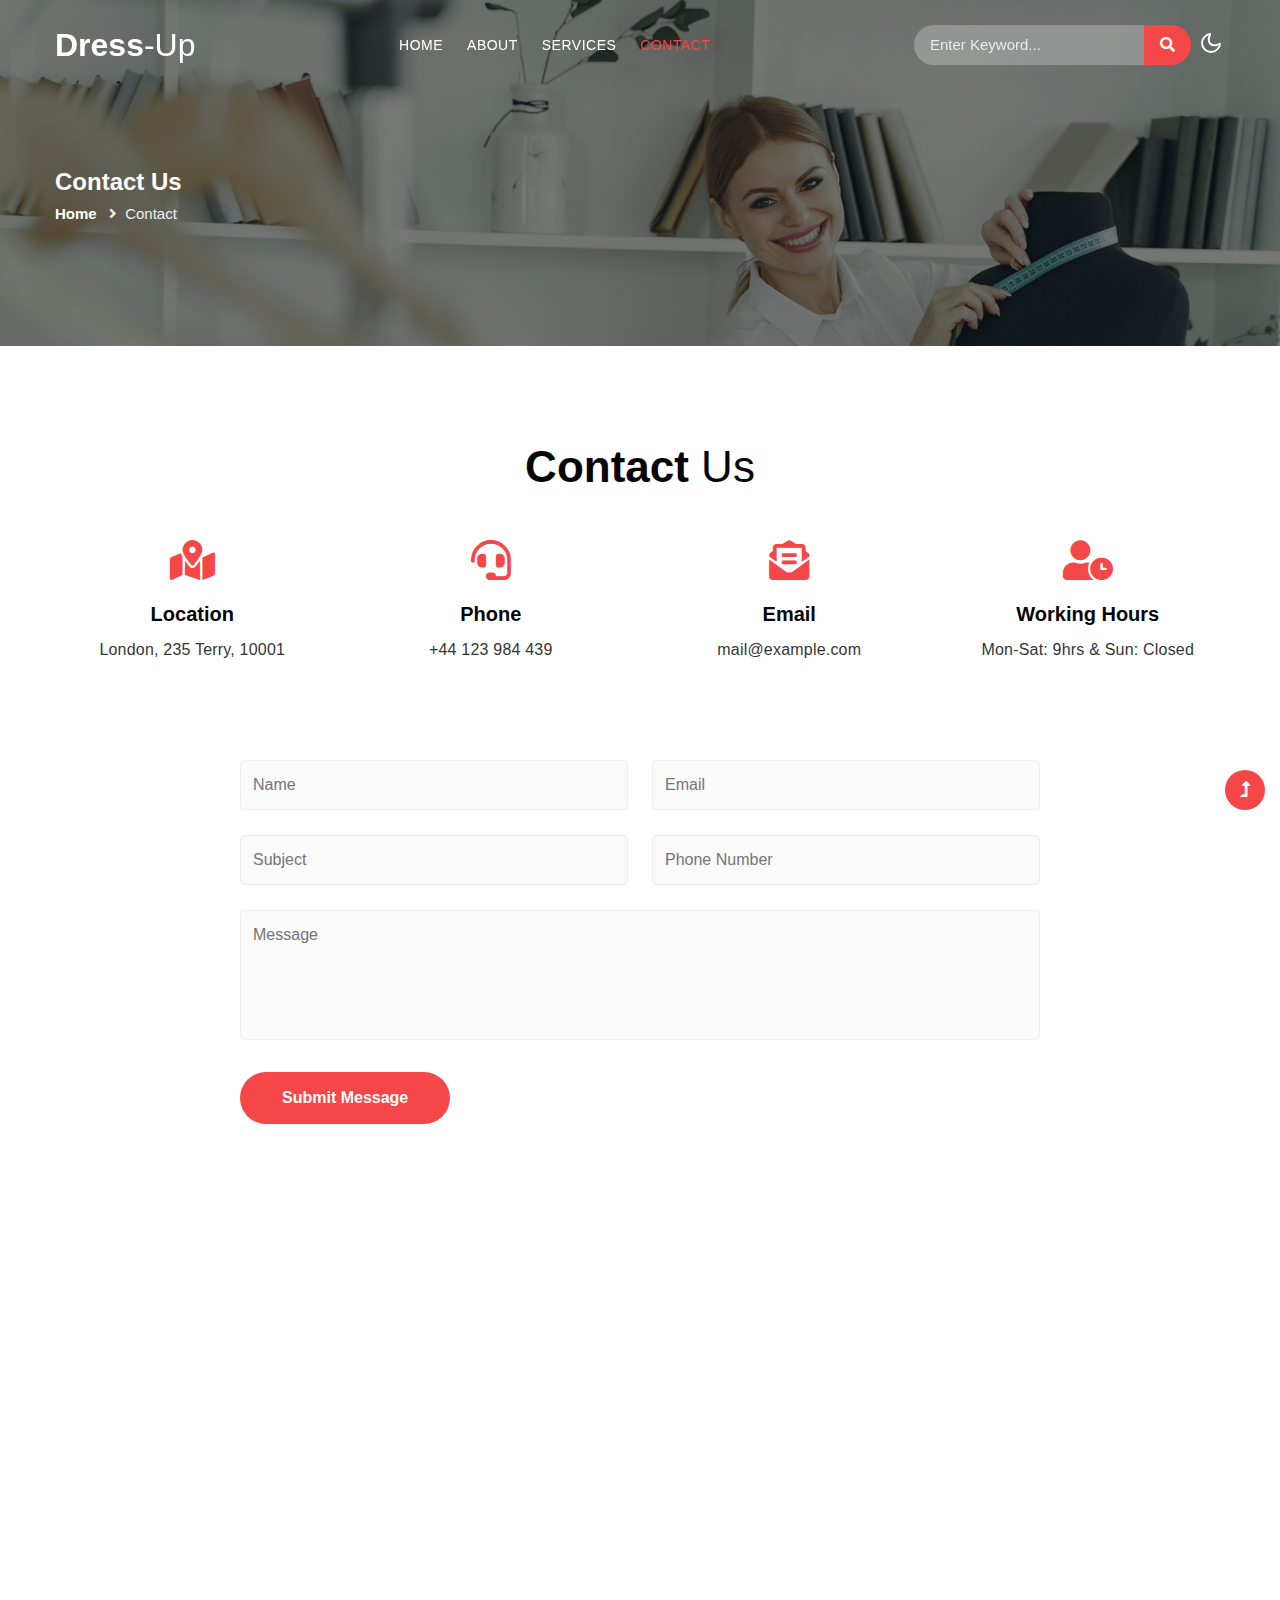
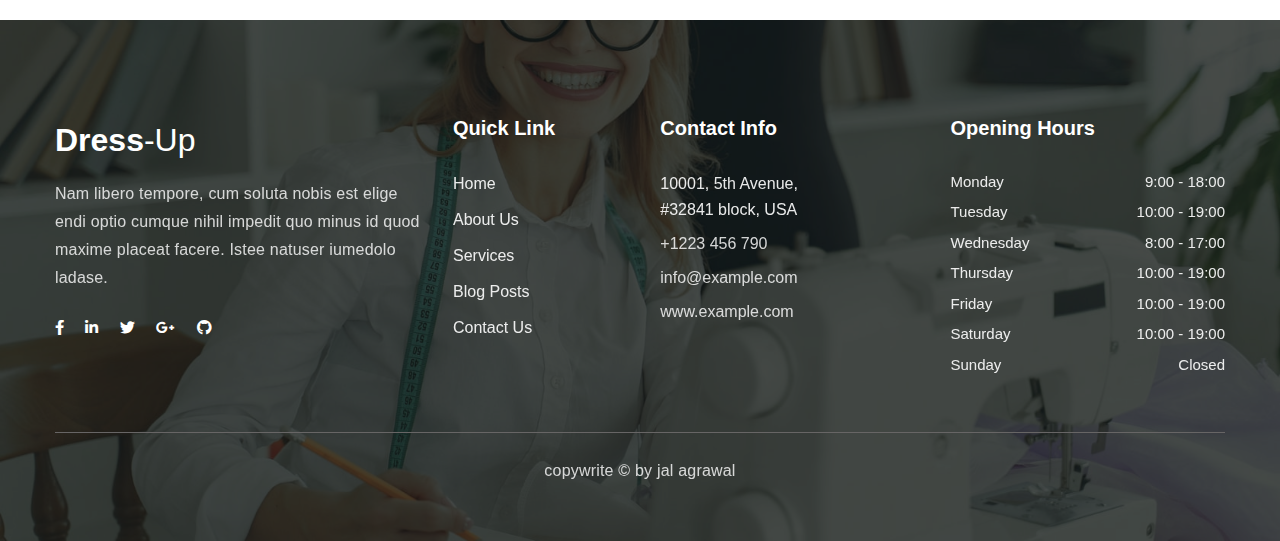
<file: contact.html>
<!--
Author: W3layouts
Author URL: http://w3layouts.com
-->
<!doctype html>
<html lang="en">

<head>
    <!-- Required meta tags -->
    <meta charset="utf-8">
    <meta name="viewport" content="width=device-width, initial-scale=1">
    <title>Dress-Up - Fashion Category Bootstrap Responsive Website Template - Contact Us : W3Layouts</title>
    <!-- Template CSS Style link -->
    <link rel="stylesheet" href="assets/css/style-starter.css">
</head>

<body>
    <!-- header -->
    <header id="site-header" class="fixed-top">
        <div class="container">
            <nav class="navbar navbar-expand-lg navbar-light">
                <a class="navbar-brand" href="index.html">
                    Dress<span>-Up</span>
                </a>
                <button class="navbar-toggler collapsed" type="button" data-bs-toggle="collapse"
                    data-bs-target="#navbarScroll" aria-controls="navbarScroll" aria-expanded="false"
                    aria-label="Toggle navigation">
                    <span class="navbar-toggler-icon fa icon-expand fa-bars"></span>
                    <span class="navbar-toggler-icon fa icon-close fa-times"></span>
                </button>
                <div class="collapse navbar-collapse" id="navbarScroll">
                    <ul class="navbar-nav mx-auto my-2 my-lg-0 navbar-nav-scroll">
                        <li class="nav-item">
                            <a class="nav-link" aria-current="page" href="index.html">Home</a>
                        </li>
                        <li class="nav-item">
                            <a class="nav-link" href="about.html">About</a>
                        </li>
                        <li class="nav-item">
                            <a class="nav-link" href="services.html">Services</a>
                        </li>
                        <li class="nav-item">
                            <a class="nav-link active" href="contact.html">Contact</a>
                        </li>
                    </ul>
                    <form action="#error" method="GET" class="d-flex search-header">
                        <input class="form-control" type="search" placeholder="Enter Keyword..." aria-label="Search"
                            required>
                        <button class="btn btn-style" type="submit"><i class="fas fa-search"></i></button>
                    </form>
                </div>
                <!-- toggle switch for light and dark theme -->
                <div class="cont-ser-position">
                    <nav class="navigation">
                        <div class="theme-switch-wrapper">
                            <label class="theme-switch" for="checkbox">
                                <input type="checkbox" id="checkbox">
                                <div class="mode-container">
                                    <i class="gg-sun"></i>
                                    <i class="gg-moon"></i>
                                </div>
                            </label>
                        </div>
                    </nav>
                </div>
                <!-- //toggle switch for light and dark theme -->
            </nav>
        </div>
    </header>
    <!-- //header -->

    <!-- inner banner -->
    <section class="inner-banner py-5">
        <div class="w3l-breadcrumb py-lg-5">
            <div class="container pt-4 pb-sm-4">
                <h4 class="inner-text-title font-weight-bold pt-sm-5 pt-4">Contact Us</h4>
                <ul class="breadcrumbs-custom-path">
                    <li><a href="index.html">Home</a></li>
                    <li class="active"><i class="fas fa-angle-right mx-2"></i>Contact</li>
                </ul>
            </div>
        </div>
    </section>
    <!-- //inner banner -->

    <!-- contact section -->
    <section class="w3l-contact-11 py-5" id="contact">
        <div class="container py-lg-5 py-md-4 py-2">
            <h3 class="title-style text-center mb-lg-5 mb-4">Contact <span>Us</span></h3>
            <div class="row text-center mb-5 pb-lg-5 pb-sm-4">
                <div class="col-lg-3 col-sm-6 contact-info">
                    <i class="fas fa-map-marked-alt"></i>
                    <h4>Location</h4>
                    <p>London, 235 Terry, 10001</p>
                </div>
                <div class="col-lg-3 col-sm-6 contact-info mt-md-0 mt-4">
                    <i class="fas fa-headset"></i>
                    <h4>Phone</h4>
                    <p><a href="tel:+44 987 654 321">+44 123 984 439</a></p>
                </div>
                <div class="col-lg-3 col-sm-6 contact-info mt-lg-0 mt-4">
                    <i class="fas fa-envelope-open-text"></i>
                    <h4>Email</h4>
                    <p><a href="mailto:mail@example.com" class="email">mail@example.com</a></p>
                </div>
                <div class="col-lg-3 col-sm-6 contact-info mt-lg-0 mt-4">
                    <i class="fas fa-user-clock"></i>
                    <h4>Working Hours</h4>
                    <p>Mon-Sat: 9hrs & Sun: Closed</p>
                </div>
            </div>
            <div class="form-inner-cont mx-auto" style="max-width:800px">
                <form action="https://sendmail.w3layouts.com/submitForm" method="post" class="signin-form">
                    <div class="row align-form-map">
                        <div class="col-sm-6 form-input">
                            <input type="text" name="w3lName" id="w3lName" placeholder="Name" />
                        </div>
                        <div class="col-sm-6 form-input">
                            <input type="email" name="w3lSender" id="w3lSender" placeholder="Email" required="" />
                        </div>
                        <div class="col-sm-6 form-input">
                            <input type="text" name="w3lSubect" placeholder="Subject" class="contact-input">
                        </div>
                        <div class="col-sm-6 form-input">
                            <input type="number" name="w3lPhone" placeholder="Phone Number" class="contact-input">
                        </div>
                    </div>
                    <div class="form-input">
                        <textarea placeholder="Message" name="w3lMessage" id="w3lMessage" required=""></textarea>
                    </div>
                    <div class="submit text-right">
                        <button type="submit" class="btn btn-style">Submit
                            Message</button>
                    </div>
                </form>
            </div>
        </div>
    </section>
    <!-- map -->
    <div class="map">
        <iframe
            src="https://www.google.com/maps/embed?pb=!1m18!1m12!1m3!1d317718.69319292053!2d-0.3817765050863085!3d51.528307984912544!2m3!1f0!2f0!3f0!3m2!1i1024!2i768!4f13.1!3m3!1m2!1s0x47d8a00baf21de75%3A0x52963a5addd52a99!2sLondon%2C+UK!5e0!3m2!1sen!2spl!4v1562654563739!5m2!1sen!2spl"
            width="100%" height="400" frameborder="0" style="border: 0px;" allowfullscreen=""></iframe>
    </div>
    <!-- //contact section -->

    <!-- footer -->
    <footer class="w3l-footer-16 py-5">
        <div class="container pt-md-5 pt-sm-4 pb-sm-2">
            <div class="row">
                <div class="col-lg-4">
                    <a class="footer-logo d-flex align-items-center" href="index.html">
                        Dress<span>-Up</span></a>
                    <p class="mt-3">Nam libero tempore, cum soluta nobis est elige endi optio cumque nihil impedit quo
                        minus id quod maxime placeat facere. Istee natuser iumedolo
                        ladase.</p>
                    <div class="columns-2 mt-4">
                        <ul class="social">
                            <li><a href="#facebook"><i class="fab fa-facebook-f"></i></a>
                            </li>
                            <li><a href="#linkedin"><i class="fab fa-linkedin-in"></i></a>
                            </li>
                            <li><a href="#twitter"><i class="fab fa-twitter"></i></a>
                            </li>
                            <li><a href="#google"><i class="fab fa-google-plus-g"></i></a>
                            </li>
                            <li><a href="#github"><i class="fab fa-github"></i></a>
                            </li>
                        </ul>
                    </div>
                </div>
                <div class="col-lg-5 mt-lg-0 mt-5">
                    <div class="row">
                        <div class="col-xl-5 col-6 column">
                            <h3 class="">Quick Link</h3>
                            <ul class="footer-gd-16">
                                <li><a href="index.html">Home</a></li>
                                <li><a href="about.html">About Us</a></li>
                                <li><a href="services.html">Services</a></li>
                                <li><a href="#blog">Blog Posts</a></li>
                                <li><a href="contact.html">Contact Us</a></li>
                            </ul>
                        </div>
                        <div class="col-xl-5 col-6 column px-xxl-0">
                            <h3 class="">Contact Info</h3>
                            <ul class="footer-contact-list">
                                <li class="">10001, 5th Avenue,
                                    #32841 block, USA</li>
                                <li class="mt-2"><a href="tel:+12 23456790">+1223 456 790</a></li>
                                <li class="mt-2"><a href="mailto:info@example.com">info@example.com</a></li>
                                <li class="mt-2"><a href="mailto:info@example.com">www.example.com</a></li>
                            </ul>
                        </div>
                    </div>
                </div>
                <div class="col-lg-3 col-md-7 col-8 column mt-lg-0 mt-4">
                    <h3 class="">Opening Hours</h3>
                    <ul class="list-footer-block">
                        <li>
                            Monday
                            <span>9:00 - 18:00</span>
                        </li>
                        <li>
                            tuesday
                            <span>10:00 - 19:00</span>
                        </li>
                        <li>
                            Wednesday
                            <span>8:00 - 17:00</span>
                        </li>
                        <li>
                            Thursday
                            <span>10:00 - 19:00</span>
                        </li>
                        <li>
                            Friday
                            <span>10:00 - 19:00</span>
                        </li>
                        <li>
                            Saturday
                            <span>10:00 - 19:00</span>
                        </li>
                        <li>
                            Sunday
                            <span>closed</span>
                        </li>
                    </ul>
                </div>
            </div>
            <div class="below-section text-center pt-4 mt-5">
                <p class="copy-text">copywrite &copy; by jal agrawal
                </p>
            </div>
        </div>
    </footer>
    <!-- //footer -->

    <!-- Js scripts -->
    <!-- move top -->
    <button onclick="topFunction()" id="movetop" title="Go to top">
        <span class="fas fa-level-up-alt" aria-hidden="true"></span>
    </button>
    <script>
        // When the user scrolls down 20px from the top of the document, show the button
        window.onscroll = function () {
            scrollFunction()
        };

        function scrollFunction() {
            if (document.body.scrollTop > 20 || document.documentElement.scrollTop > 20) {
                document.getElementById("movetop").style.display = "block";
            } else {
                document.getElementById("movetop").style.display = "none";
            }
        }

        // When the user clicks on the button, scroll to the top of the document
        function topFunction() {
            document.body.scrollTop = 0;
            document.documentElement.scrollTop = 0;
        }
    </script>
    <!-- //move top -->

    <!-- common jquery plugin -->
    <script src="assets/js/jquery-3.3.1.min.js"></script>
    <!-- //common jquery plugin -->

    <!-- theme switch js (light and dark)-->
    <script src="assets/js/theme-change.js"></script>
    <!-- //theme switch js (light and dark)-->

    <!-- MENU-JS -->
    <script>
        $(window).on("scroll", function () {
            var scroll = $(window).scrollTop();

            if (scroll >= 80) {
                $("#site-header").addClass("nav-fixed");
            } else {
                $("#site-header").removeClass("nav-fixed");
            }
        });

        //Main navigation Active Class Add Remove
        $(".navbar-toggler").on("click", function () {
            $("header").toggleClass("active");
        });
        $(document).on("ready", function () {
            if ($(window).width() > 991) {
                $("header").removeClass("active");
            }
            $(window).on("resize", function () {
                if ($(window).width() > 991) {
                    $("header").removeClass("active");
                }
            });
        });
    </script>
    <!-- //MENU-JS -->

    <!-- disable body scroll which navbar is in active -->
    <script>
        $(function () {
            $('.navbar-toggler').click(function () {
                $('body').toggleClass('noscroll');
            })
        });
    </script>
    <!-- //disable body scroll which navbar is in active -->

    <!-- bootstrap -->
    <script src="assets/js/bootstrap.min.js"></script>
    <!-- //bootstrap -->
    <!-- //Js scripts -->
</body>

</html>
</file>
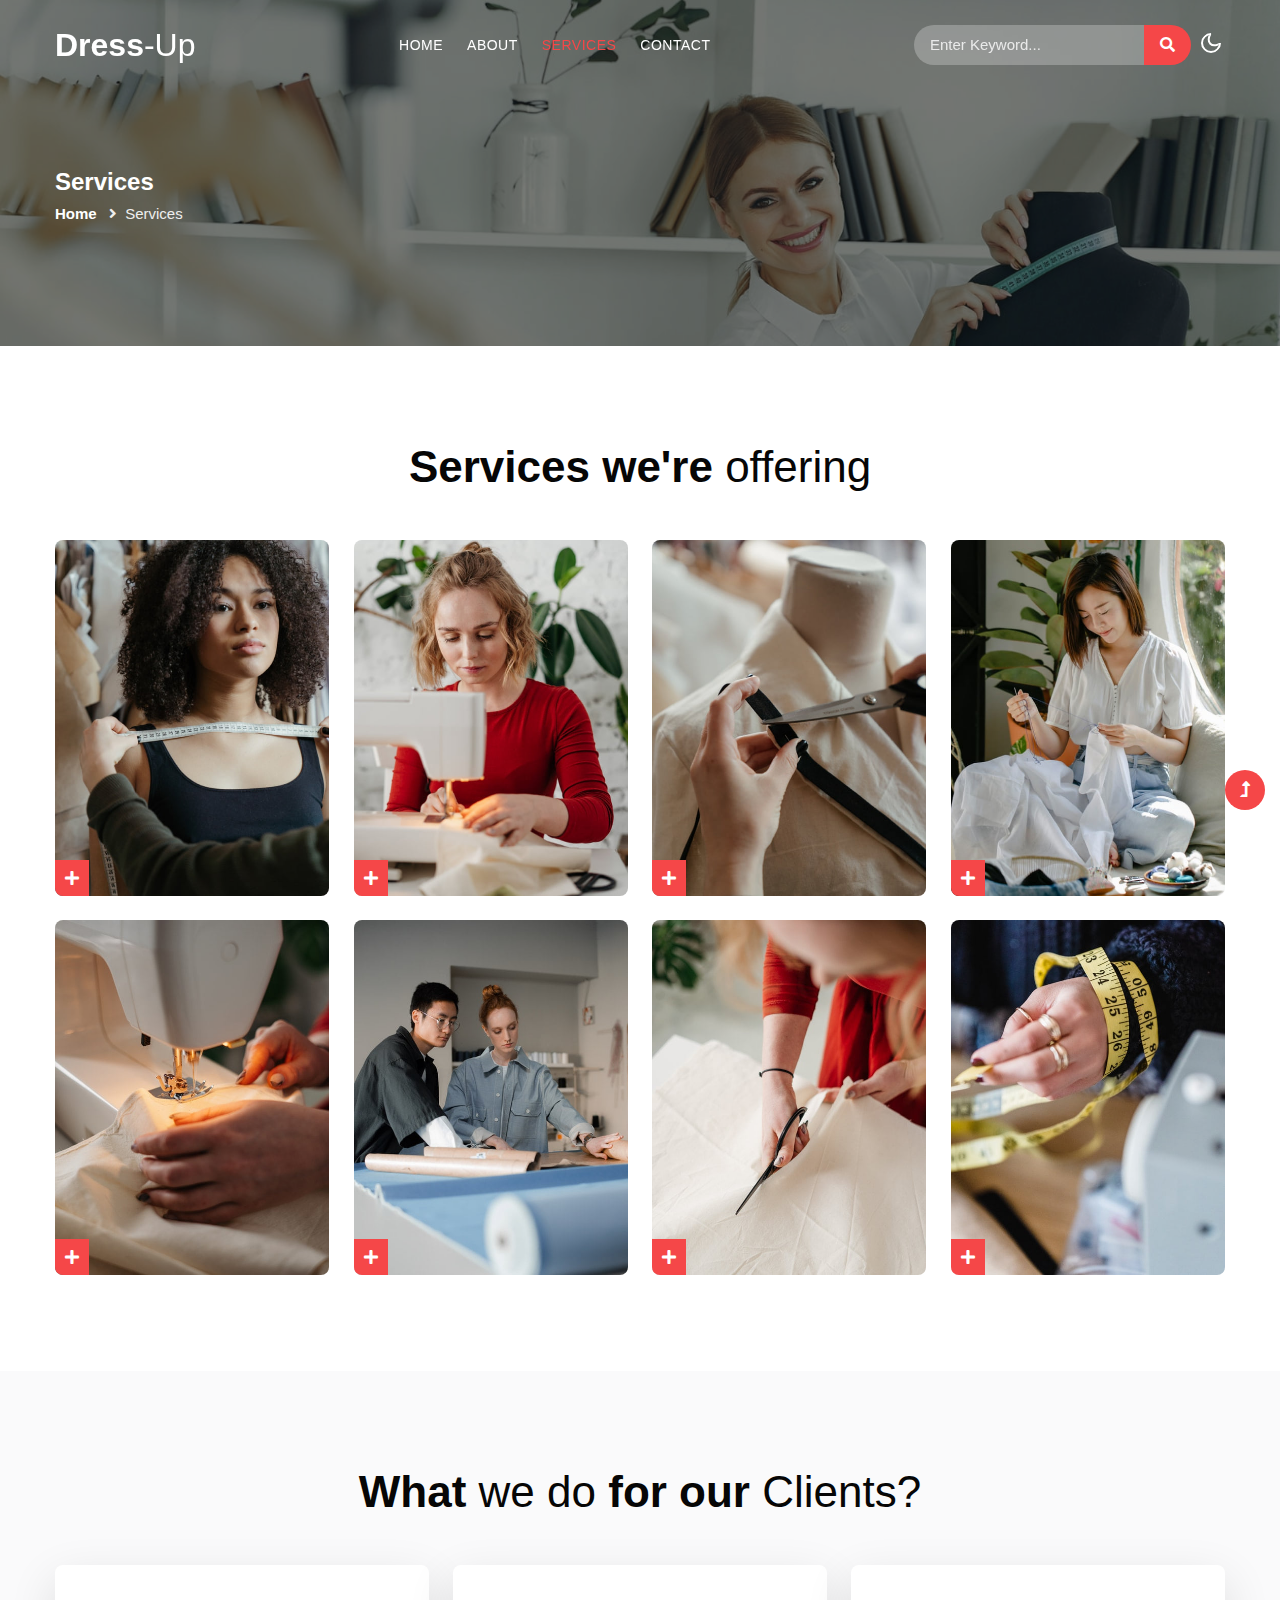
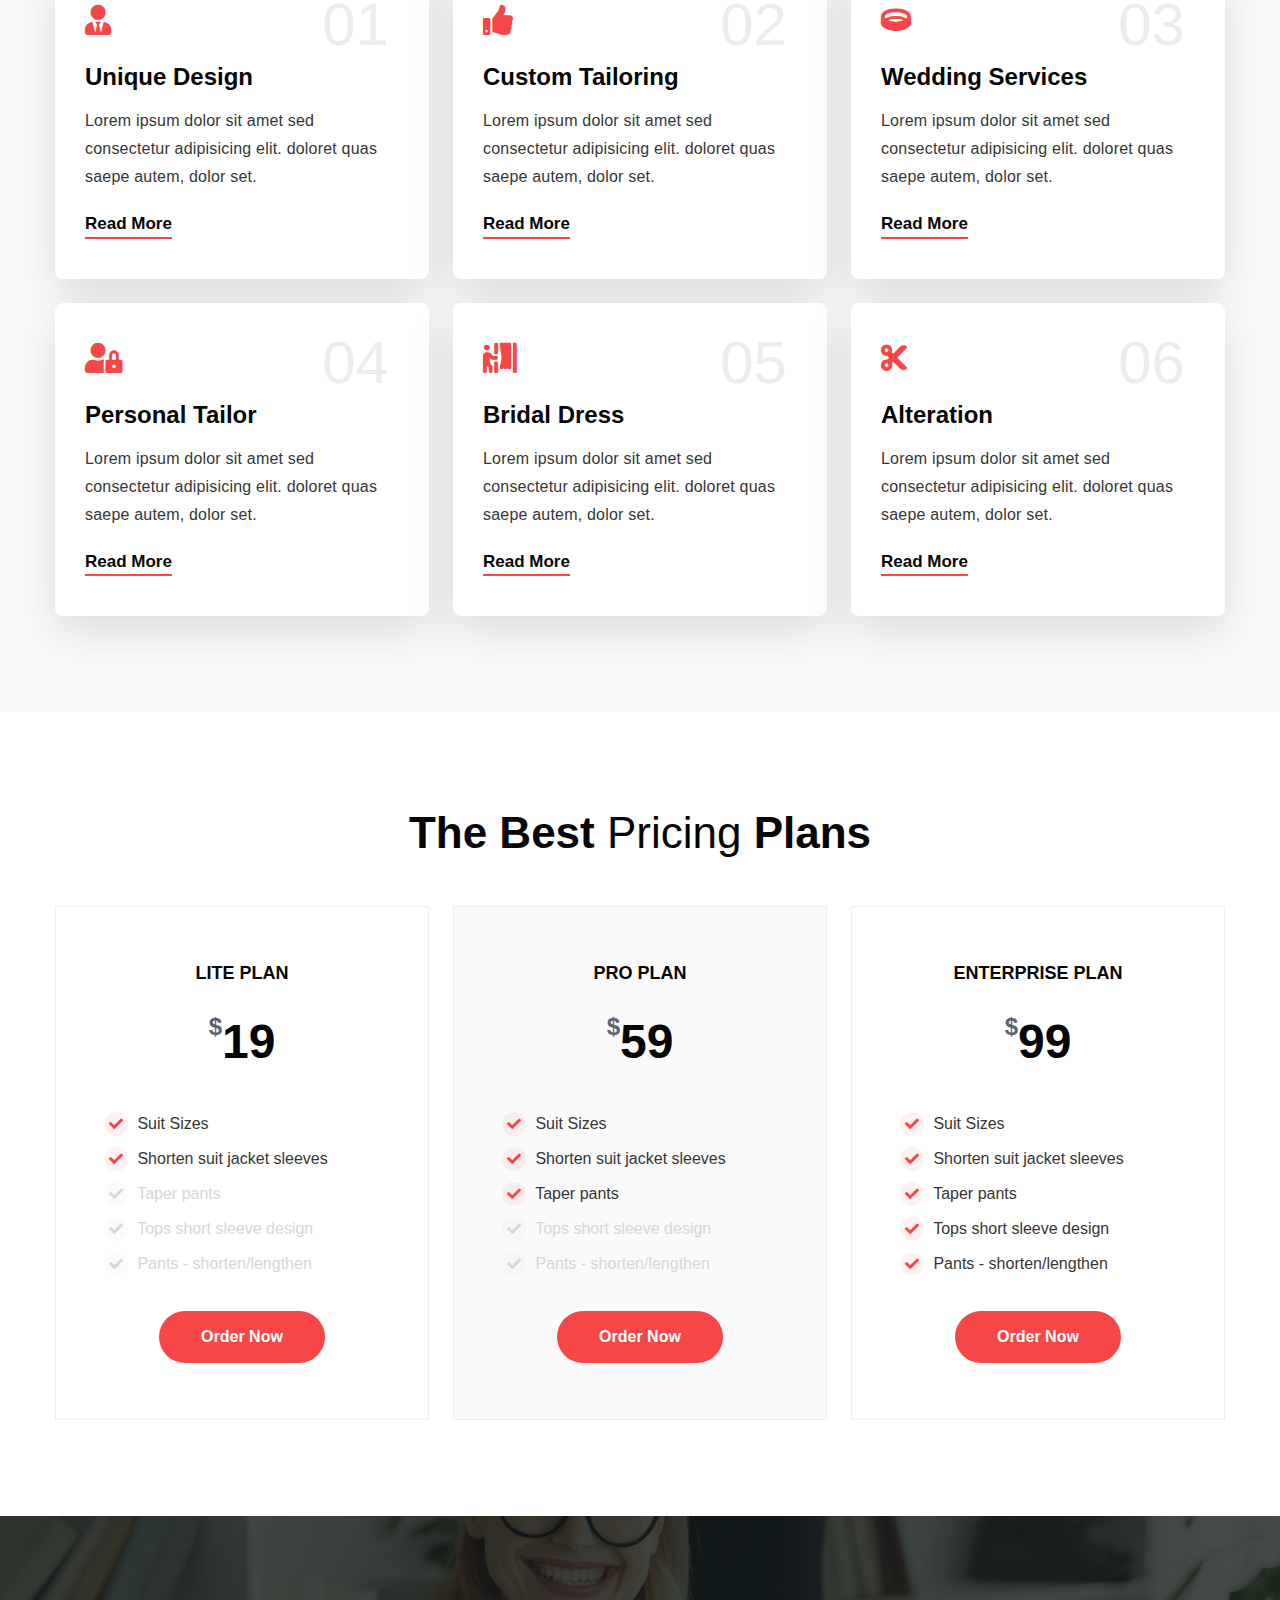
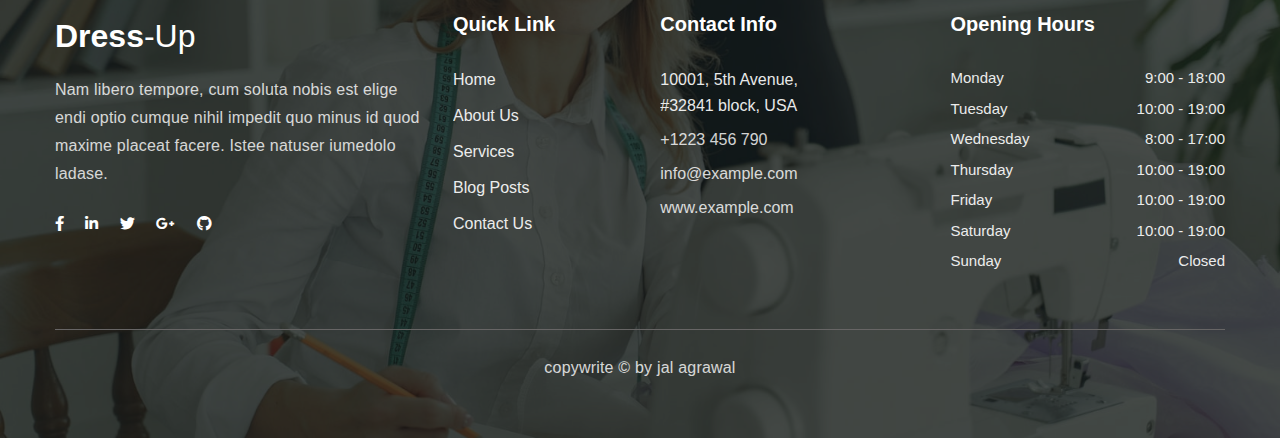
<file: services.html>
<!--
Author: W3layouts
Author URL: http://w3layouts.com
-->
<!doctype html>
<html lang="en">

<head>
    <!-- Required meta tags -->
    <meta charset="utf-8">
    <meta name="viewport" content="width=device-width, initial-scale=1">
    <title>Dress-Up - Fashion Category Bootstrap Responsive Website Template - Services : W3Layouts</title>
    <!-- Template CSS Style link -->
    <link rel="stylesheet" href="assets/css/style-starter.css">
</head>

<body>
    <!-- header -->
    <header id="site-header" class="fixed-top">
        <div class="container">
            <nav class="navbar navbar-expand-lg navbar-light">
                <a class="navbar-brand" href="index.html">
                    Dress<span>-Up</span>
                </a>
                <button class="navbar-toggler collapsed" type="button" data-bs-toggle="collapse"
                    data-bs-target="#navbarScroll" aria-controls="navbarScroll" aria-expanded="false"
                    aria-label="Toggle navigation">
                    <span class="navbar-toggler-icon fa icon-expand fa-bars"></span>
                    <span class="navbar-toggler-icon fa icon-close fa-times"></span>
                </button>
                <div class="collapse navbar-collapse" id="navbarScroll">
                    <ul class="navbar-nav mx-auto my-2 my-lg-0 navbar-nav-scroll">
                        <li class="nav-item">
                            <a class="nav-link" aria-current="page" href="index.html">Home</a>
                        </li>
                        <li class="nav-item">
                            <a class="nav-link" href="about.html">About</a>
                        </li>
                        <li class="nav-item">
                            <a class="nav-link active" href="services.html">Services</a>
                        </li>
                        <li class="nav-item">
                            <a class="nav-link" href="contact.html">Contact</a>
                        </li>
                    </ul>
                    <form action="#error" method="GET" class="d-flex search-header">
                        <input class="form-control" type="search" placeholder="Enter Keyword..." aria-label="Search"
                            required>
                        <button class="btn btn-style" type="submit"><i class="fas fa-search"></i></button>
                    </form>
                </div>
                <!-- toggle switch for light and dark theme -->
                <div class="cont-ser-position">
                    <nav class="navigation">
                        <div class="theme-switch-wrapper">
                            <label class="theme-switch" for="checkbox">
                                <input type="checkbox" id="checkbox">
                                <div class="mode-container">
                                    <i class="gg-sun"></i>
                                    <i class="gg-moon"></i>
                                </div>
                            </label>
                        </div>
                    </nav>
                </div>
                <!-- //toggle switch for light and dark theme -->
            </nav>
        </div>
    </header>
    <!-- //header -->

    <!-- inner banner -->
    <section class="inner-banner py-5">
        <div class="w3l-breadcrumb py-lg-5">
            <div class="container pt-4 pb-sm-4">
                <h4 class="inner-text-title font-weight-bold pt-sm-5 pt-4">Services</h4>
                <ul class="breadcrumbs-custom-path">
                    <li><a href="index.html">Home</a></li>
                    <li class="active"><i class="fas fa-angle-right mx-2"></i>Services</li>
                </ul>
            </div>
        </div>
    </section>
    <!-- //inner banner -->

    <!-- home services block -->
    <div class="w3l-servicesblock2 py-5" id="services">
        <div class="container py-lg-5 py-md-4 py-2">
            <h3 class="title-style text-center mb-lg-5 mb-4">Services we're <span>offering</span></h3>
            <div class="row">
                <div class="col-lg-3 col-sm-6">
                    <div class="grids5-info">
                        <a href="services.html" class="blog-image d-block zoom"><img src="assets/images/s1.jpg" alt=""
                                class="img-fluid radius-image" />
                            <div class="image-overlay">
                                <h4>Measurements</h4>
                                <p>Lorem ipsum dolor sit amet consectetur adipisicing elit. Esse, consectetur.</p>
                            </div>
                            <div class="iconic-plus">
                                <i class="fas fa-plus"></i>
                            </div>
                        </a>
                    </div>
                </div>
                <div class="col-lg-3 col-sm-6 mt-sm-0 mt-4">
                    <div class="grids5-info">
                        <a href="services.html" class="blog-image d-block zoom"><img src="assets/images/s2.jpg" alt=""
                                class="img-fluid radius-image" />
                            <div class="image-overlay">
                                <h4>Repair</h4>
                                <p>Lorem ipsum dolor sit amet consectetur adipisicing elit. Esse, consectetur.</p>
                            </div>
                            <div class="iconic-plus">
                                <i class="fas fa-plus"></i>
                            </div>
                        </a>
                    </div>
                </div>
                <div class="col-lg-3 col-sm-6 mt-lg-0 mt-4">
                    <div class="grids5-info">
                        <a href="services.html" class="blog-image d-block zoom"><img src="assets/images/s3.jpg" alt=""
                                class="img-fluid radius-image" />
                            <div class="image-overlay">
                                <h4>Сutting-out</h4>
                                <p>Lorem ipsum dolor sit amet consectetur adipisicing elit. Esse, consectetur.</p>
                            </div>
                            <div class="iconic-plus">
                                <i class="fas fa-plus"></i>
                            </div>
                        </a>
                    </div>
                </div>
                <div class="col-lg-3 col-sm-6 mt-lg-0 mt-4">
                    <div class="grids5-info">
                        <a href="services.html" class="blog-image d-block zoom"><img src="assets/images/s4.jpg" alt=""
                                class="img-fluid radius-image" />
                            <div class="image-overlay">
                                <h4>Resize</h4>
                                <p>Lorem ipsum dolor sit amet consectetur adipisicing elit. Esse, consectetur.</p>
                            </div>
                            <div class="iconic-plus">
                                <i class="fas fa-plus"></i>
                            </div>
                        </a>
                    </div>
                </div>
                <div class="col-lg-3 col-sm-6 mt-4">
                    <div class="grids5-info">
                        <a href="services.html" class="blog-image d-block zoom"><img src="assets/images/s5.jpg" alt=""
                                class="img-fluid radius-image" />
                            <div class="image-overlay">
                                <h4>Sewing</h4>
                                <p>Lorem ipsum dolor sit amet consectetur adipisicing elit. Esse, consectetur.</p>
                            </div>
                            <div class="iconic-plus">
                                <i class="fas fa-plus"></i>
                            </div>
                        </a>
                    </div>
                </div>
                <div class="col-lg-3 col-sm-6 mt-4">
                    <div class="grids5-info">
                        <a href="services.html" class="blog-image d-block zoom"><img src="assets/images/s6.jpg" alt=""
                                class="img-fluid radius-image" />
                            <div class="image-overlay">
                                <h4>Restoration</h4>
                                <p>Lorem ipsum dolor sit amet consectetur adipisicing elit. Esse, consectetur.</p>
                            </div>
                            <div class="iconic-plus">
                                <i class="fas fa-plus"></i>
                            </div>
                        </a>
                    </div>
                </div>
                <div class="col-lg-3 col-sm-6 mt-4">
                    <div class="grids5-info">
                        <a href="services.html" class="blog-image d-block zoom"><img src="assets/images/s7.jpg" alt=""
                                class="img-fluid radius-image" />
                            <div class="image-overlay">
                                <h4>Сuttings</h4>
                                <p>Lorem ipsum dolor sit amet consectetur adipisicing elit. Esse, consectetur.</p>
                            </div>
                            <div class="iconic-plus">
                                <i class="fas fa-plus"></i>
                            </div>
                        </a>
                    </div>
                </div>
                <div class="col-lg-3 col-sm-6 mt-4">
                    <div class="grids5-info">
                        <a href="services.html" class="blog-image d-block zoom"><img src="assets/images/s8.jpg" alt=""
                                class="img-fluid radius-image" />
                            <div class="image-overlay">
                                <h4>Measurements</h4>
                                <p>Lorem ipsum dolor sit amet consectetur adipisicing elit. Esse, consectetur.</p>
                            </div>
                            <div class="iconic-plus">
                                <i class="fas fa-plus"></i>
                            </div>
                        </a>
                    </div>
                </div>
            </div>
        </div>
    </div>
    <!-- //home services block -->

    <!-- home page service grids -->
    <section class="home-services py-5" id="services">
        <div class="container py-lg-5 py-md-4 py-2">
            <h3 class="title-style text-center mb-lg-5 mb-4">What <span>we do</span> for our <span>Clients?</span></h3>
            <div class="row justify-content-center">
                <div class="col-lg-4 col-md-6">
                    <div class="box-wrap">
                        <div class="icon">
                            <i class="fas fa-user-tie"></i>
                        </div>
                        <h4 class="number">01</h4>
                        <h4><a href="#url">Unique Design</a></h4>
                        <p>Lorem ipsum dolor sit amet sed consectetur adipisicing elit.
                            doloret quas saepe autem, dolor set.</p>
                        <a href="#read" class="read">Read more</a>
                    </div>
                </div>
                <div class="col-lg-4 col-md-6 mt-md-0 mt-4">
                    <div class="box-wrap">
                        <div class="icon">
                            <i class="fas fa-thumbs-up"></i>
                        </div>
                        <h4 class="number">02</h4>
                        <h4><a href="#url">Custom Tailoring</a></h4>
                        <p>Lorem ipsum dolor sit amet sed consectetur adipisicing elit.
                            doloret quas saepe autem, dolor set.</p>
                        <a href="#read" class="read">Read more</a>
                    </div>
                </div>
                <div class="col-lg-4 col-md-6 mt-lg-0 mt-4">
                    <div class="box-wrap">
                        <div class="icon">
                            <i class="fas fa-ring"></i>
                        </div>
                        <h4 class="number">03</h4>
                        <h4><a href="#url">Wedding Services</a></h4>
                        <p>Lorem ipsum dolor sit amet sed consectetur adipisicing elit.
                            doloret quas saepe autem, dolor set.</p>
                        <a href="#read" class="read">Read more</a>
                    </div>
                </div>
                <div class="col-lg-4 col-md-6 mt-4">
                    <div class="box-wrap">
                        <div class="icon">
                            <i class="fas fa-user-lock"></i>
                        </div>
                        <h4 class="number">04</h4>
                        <h4><a href="#url">Personal Tailor</a></h4>
                        <p>Lorem ipsum dolor sit amet sed consectetur adipisicing elit.
                            doloret quas saepe autem, dolor set.</p>
                        <a href="#read" class="read">Read more</a>
                    </div>
                </div>
                <div class="col-lg-4 col-md-6 mt-4">
                    <div class="box-wrap">
                        <div class="icon">
                            <i class="fas fa-person-booth"></i>
                        </div>
                        <h4 class="number">05</h4>
                        <h4><a href="#url">Bridal Dress</a></h4>
                        <p>Lorem ipsum dolor sit amet sed consectetur adipisicing elit.
                            doloret quas saepe autem, dolor set.</p>
                        <a href="#read" class="read">Read more</a>
                    </div>
                </div>
                <div class="col-lg-4 col-md-6 mt-4">
                    <div class="box-wrap">
                        <div class="icon">
                            <i class="fas fa-cut"></i>
                        </div>
                        <h4 class="number">06</h4>
                        <h4><a href="#url">Alteration</a></h4>
                        <p>Lorem ipsum dolor sit amet sed consectetur adipisicing elit.
                            doloret quas saepe autem, dolor set.</p>
                        <a href="#read" class="read">Read more</a>
                    </div>
                </div>
            </div>
        </div>
    </section>
    <!-- //home page service grids -->

    <!-- pricing section -->
    <section class="w3l-pricing py-5">
        <div class="container py-lg-5 py-md-4 py-2">
            <h3 class="title-style text-center mb-sm-5 mb-4">The Best <span>Pricing</span> Plans</h3>
            <div class="row t-in justify-content-center">
                <div class="col-lg-4 col-md-6 price-main-info">
                    <div class="price-inner card box-shadow">

                        <div class="card-body">
                            <h4 class="text-uppercase text-center mb-3">Lite Plan</h4>
                            <h5 class="card-title pricing-card-title">
                                <span class="align-top">$</span>19

                            </h5>
                            <ul class="list-unstyled mt-3 mb-4">
                                <li> <span class="fa fa-check"></span> Suit Sizes</li>
                                <li> <span class="fa fa-check"></span> Shorten suit jacket sleeves</li>
                                <li class="disable"> <span class="fa fa-check"></span> Taper pants</li>
                                <li class="disable"> <span class="fa fa-check"></span> Tops short sleeve design</li>
                                <li class="disable"> <span class="fa fa-check"></span> Pants - shorten/lengthen</li>
                            </ul>
                            <div class="read-more mt-4 pt-lg-2 text-center">
                                <a href="contact.html" class="btn btn-style"> Order Now</a>
                            </div>
                        </div>
                    </div>
                </div>
                <div class="col-lg-4 col-md-6 price-main-info mt-md-0 mt-4">
                    <div class="price-inner card box-shadow active">

                        <div class="card-body">
                            <h4 class="text-uppercase text-center mb-3">Pro Plan</h4>
                            <h5 class="card-title pricing-card-title">
                                <span class="align-top">$</span>59

                            </h5>
                            <ul class="list-unstyled mt-3 mb-4">
                                <li> <span class="fa fa-check"></span> Suit Sizes</li>
                                <li> <span class="fa fa-check"></span> Shorten suit jacket sleeves</li>
                                <li> <span class="fa fa-check"></span> Taper pants</li>
                                <li class="disable"> <span class="fa fa-check"></span> Tops short sleeve design</li>
                                <li class="disable"> <span class="fa fa-check"></span> Pants - shorten/lengthen</li>
                            </ul>
                            <div class="read-more mt-4 pt-lg-2 text-center">
                                <a href="contact.html" class="btn btn-style"> Order Now</a>
                            </div>
                        </div>
                    </div>
                </div>
                <div class="col-lg-4 col-md-6 price-main-info mt-lg-0 mt-4">
                    <div class="price-inner card box-shadow">

                        <div class="card-body">
                            <h4 class="text-uppercase text-center mb-3">Enterprise Plan</h4>
                            <h5 class="card-title pricing-card-title">
                                <span class="align-top">$</span>99
                            </h5>
                            <ul class="list-unstyled mt-3 mb-4">
                                <li> <span class="fa fa-check"></span> Suit Sizes</li>
                                <li> <span class="fa fa-check"></span> Shorten suit jacket sleeves</li>
                                <li> <span class="fa fa-check"></span> Taper pants</li>
                                <li> <span class="fa fa-check"></span> Tops short sleeve design</li>
                                <li> <span class="fa fa-check"></span> Pants - shorten/lengthen</li>
                            </ul>
                            <div class="read-more mt-4 pt-lg-2 text-center">
                                <a href="contact.html" class="btn btn-style"> Order Now</a>
                            </div>
                        </div>
                    </div>
                </div>
            </div>
        </div>
    </section>
    <!-- //pricing section -->

    <!-- footer -->
    <footer class="w3l-footer-16 py-5">
        <div class="container pt-md-5 pt-sm-4 pb-sm-2">
            <div class="row">
                <div class="col-lg-4">
                    <a class="footer-logo d-flex align-items-center" href="index.html">
                        Dress<span>-Up</span></a>
                    <p class="mt-3">Nam libero tempore, cum soluta nobis est elige endi optio cumque nihil impedit quo
                        minus id quod maxime placeat facere. Istee natuser iumedolo
                        ladase.</p>
                    <div class="columns-2 mt-4">
                        <ul class="social">
                            <li><a href="#facebook"><i class="fab fa-facebook-f"></i></a>
                            </li>
                            <li><a href="#linkedin"><i class="fab fa-linkedin-in"></i></a>
                            </li>
                            <li><a href="#twitter"><i class="fab fa-twitter"></i></a>
                            </li>
                            <li><a href="#google"><i class="fab fa-google-plus-g"></i></a>
                            </li>
                            <li><a href="#github"><i class="fab fa-github"></i></a>
                            </li>
                        </ul>
                    </div>
                </div>
                <div class="col-lg-5 mt-lg-0 mt-5">
                    <div class="row">
                        <div class="col-xl-5 col-6 column">
                            <h3 class="">Quick Link</h3>
                            <ul class="footer-gd-16">
                                <li><a href="index.html">Home</a></li>
                                <li><a href="about.html">About Us</a></li>
                                <li><a href="services.html">Services</a></li>
                                <li><a href="#blog">Blog Posts</a></li>
                                <li><a href="contact.html">Contact Us</a></li>
                            </ul>
                        </div>
                        <div class="col-xl-5 col-6 column px-xxl-0">
                            <h3 class="">Contact Info</h3>
                            <ul class="footer-contact-list">
                                <li class="">10001, 5th Avenue,
                                    #32841 block, USA</li>
                                <li class="mt-2"><a href="tel:+12 23456790">+1223 456 790</a></li>
                                <li class="mt-2"><a href="mailto:info@example.com">info@example.com</a></li>
                                <li class="mt-2"><a href="mailto:info@example.com">www.example.com</a></li>
                            </ul>
                        </div>
                    </div>
                </div>
                <div class="col-lg-3 col-md-7 col-8 column mt-lg-0 mt-4">
                    <h3 class="">Opening Hours</h3>
                    <ul class="list-footer-block">
                        <li>
                            Monday
                            <span>9:00 - 18:00</span>
                        </li>
                        <li>
                            tuesday
                            <span>10:00 - 19:00</span>
                        </li>
                        <li>
                            Wednesday
                            <span>8:00 - 17:00</span>
                        </li>
                        <li>
                            Thursday
                            <span>10:00 - 19:00</span>
                        </li>
                        <li>
                            Friday
                            <span>10:00 - 19:00</span>
                        </li>
                        <li>
                            Saturday
                            <span>10:00 - 19:00</span>
                        </li>
                        <li>
                            Sunday
                            <span>closed</span>
                        </li>
                    </ul>
                </div>
            </div>
            <div class="below-section text-center pt-4 mt-5">
                <p class="copy-text">copywrite &copy; by jal agrawal
                </p>
            </div>
        </div>
    </footer>
    <!-- //footer -->

    <!-- Js scripts -->
    <!-- move top -->
    <button onclick="topFunction()" id="movetop" title="Go to top">
        <span class="fas fa-level-up-alt" aria-hidden="true"></span>
    </button>
    <script>
        // When the user scrolls down 20px from the top of the document, show the button
        window.onscroll = function () {
            scrollFunction()
        };

        function scrollFunction() {
            if (document.body.scrollTop > 20 || document.documentElement.scrollTop > 20) {
                document.getElementById("movetop").style.display = "block";
            } else {
                document.getElementById("movetop").style.display = "none";
            }
        }

        // When the user clicks on the button, scroll to the top of the document
        function topFunction() {
            document.body.scrollTop = 0;
            document.documentElement.scrollTop = 0;
        }
    </script>
    <!-- //move top -->

    <!-- common jquery plugin -->
    <script src="assets/js/jquery-3.3.1.min.js"></script>
    <!-- //common jquery plugin -->

    <!-- theme switch js (light and dark)-->
    <script src="assets/js/theme-change.js"></script>
    <!-- //theme switch js (light and dark)-->

    <!-- MENU-JS -->
    <script>
        $(window).on("scroll", function () {
            var scroll = $(window).scrollTop();

            if (scroll >= 80) {
                $("#site-header").addClass("nav-fixed");
            } else {
                $("#site-header").removeClass("nav-fixed");
            }
        });

        //Main navigation Active Class Add Remove
        $(".navbar-toggler").on("click", function () {
            $("header").toggleClass("active");
        });
        $(document).on("ready", function () {
            if ($(window).width() > 991) {
                $("header").removeClass("active");
            }
            $(window).on("resize", function () {
                if ($(window).width() > 991) {
                    $("header").removeClass("active");
                }
            });
        });
    </script>
    <!-- //MENU-JS -->

    <!-- disable body scroll which navbar is in active -->
    <script>
        $(function () {
            $('.navbar-toggler').click(function () {
                $('body').toggleClass('noscroll');
            })
        });
    </script>
    <!-- //disable body scroll which navbar is in active -->

    <!-- bootstrap -->
    <script src="assets/js/bootstrap.min.js"></script>
    <!-- //bootstrap -->
    <!-- //Js scripts -->
</body>

</html>
</file>
<file: assets/css/style-starter.css>
@charset "UTF-8";

/*--
Author: W3layouts
Author URL: http://w3layouts.com
--*/
/*!
 * Bootstrap v5.0.1 (https://getbootstrap.com/)
 * Copyright 2011-2021 The Bootstrap Authors
 * Copyright 2011-2021 Twitter, Inc.
 * Licensed under MIT (https://github.com/twbs/bootstrap/blob/main/LICENSE)
 */
:root {
  --bs-blue: #0d6efd;
  --bs-indigo: #6610f2;
  --bs-purple: #6f42c1;
  --bs-pink: #d63384;
  --bs-red: #dc3545;
  --bs-orange: #fd7e14;
  --bs-yellow: #ffc107;
  --bs-green: #198754;
  --bs-teal: #20c997;
  --bs-cyan: #0dcaf0;
  --bs-white: #fff;
  --bs-gray: #6c757d;
  --bs-gray-dark: #343a40;
  --bs-primary: #0d6efd;
  --bs-secondary: #6c757d;
  --bs-success: #198754;
  --bs-info: #0dcaf0;
  --bs-warning: #ffc107;
  --bs-danger: #dc3545;
  --bs-light: #f8f9fa;
  --bs-dark: #212529;
  --bs-font-sans-serif: system-ui, -apple-system, "Segoe UI", Roboto, "Helvetica Neue", Arial, "Noto Sans", "Liberation Sans", sans-serif, "Apple Color Emoji", "Segoe UI Emoji", "Segoe UI Symbol", "Noto Color Emoji";
  --bs-font-monospace: SFMono-Regular, Menlo, Monaco, Consolas, "Liberation Mono", "Courier New", monospace;
  --bs-gradient: linear-gradient(180deg, rgba(255, 255, 255, 0.15), rgba(255, 255, 255, 0));
}

*,
*::before,
*::after {
  box-sizing: border-box;
}

@media (prefers-reduced-motion: no-preference) {
  :root {
    scroll-behavior: smooth;
  }
}

body {
  margin: 0;
  font-family: var(--bs-font-sans-serif);
  font-size: 1rem;
  font-weight: 400;
  line-height: 1.5;
  color: #212529;
  background-color: #fff;
  -webkit-text-size-adjust: 100%;
  -webkit-tap-highlight-color: rgba(0, 0, 0, 0);
}

hr {
  margin: 1rem 0;
  color: inherit;
  background-color: currentColor;
  border: 0;
  opacity: 0.25;
}

hr:not([size]) {
  height: 1px;
}

h6,
.h6,
h5,
.h5,
h4,
.h4,
h3,
.h3,
h2,
.h2,
h1,
.h1 {
  margin-top: 0;
  margin-bottom: 0.5rem;
  font-weight: 500;
  line-height: 1.2;
}

h1,
.h1 {
  font-size: calc(1.375rem + 1.5vw);
}

@media (min-width: 1200px) {

  h1,
  .h1 {
    font-size: 2.5rem;
  }
}

h2,
.h2 {
  font-size: calc(1.325rem + 0.9vw);
}

@media (min-width: 1200px) {

  h2,
  .h2 {
    font-size: 2rem;
  }
}

h3,
.h3 {
  font-size: calc(1.3rem + 0.6vw);
}

@media (min-width: 1200px) {

  h3,
  .h3 {
    font-size: 1.75rem;
  }
}

h4,
.h4 {
  font-size: calc(1.275rem + 0.3vw);
}

@media (min-width: 1200px) {

  h4,
  .h4 {
    font-size: 1.5rem;
  }
}

h5,
.h5 {
  font-size: 1.25rem;
}

h6,
.h6 {
  font-size: 1rem;
}

p {
  margin-top: 0;
  margin-bottom: 1rem;
}

abbr[title],
abbr[data-bs-original-title] {
  -webkit-text-decoration: underline dotted;
  text-decoration: underline dotted;
  cursor: help;
  -webkit-text-decoration-skip-ink: none;
  text-decoration-skip-ink: none;
}

address {
  margin-bottom: 1rem;
  font-style: normal;
  line-height: inherit;
}

ol,
ul {
  padding-left: 2rem;
}

ol,
ul,
dl {
  margin-top: 0;
  margin-bottom: 1rem;
}

ol ol,
ul ul,
ol ul,
ul ol {
  margin-bottom: 0;
}

dt {
  font-weight: 700;
}

dd {
  margin-bottom: 0.5rem;
  margin-left: 0;
}

blockquote {
  margin: 0 0 1rem;
}

b,
strong {
  font-weight: bolder;
}

small,
.small {
  font-size: 0.875em;
}

mark,
.mark {
  padding: 0.2em;
  background-color: #fcf8e3;
}

sub,
sup {
  position: relative;
  font-size: 0.75em;
  line-height: 0;
  vertical-align: baseline;
}

sub {
  bottom: -0.25em;
}

sup {
  top: -0.5em;
}

a {
  color: #0d6efd;
  text-decoration: underline;
}

a:hover {
  color: #0a58ca;
}

a:not([href]):not([class]),
a:not([href]):not([class]):hover {
  color: inherit;
  text-decoration: none;
}

pre,
code,
kbd,
samp {
  font-family: var(--bs-font-monospace);
  font-size: 1em;
  direction: ltr
    /* rtl:ignore */
  ;
  unicode-bidi: bidi-override;
}

pre {
  display: block;
  margin-top: 0;
  margin-bottom: 1rem;
  overflow: auto;
  font-size: 0.875em;
}

pre code {
  font-size: inherit;
  color: inherit;
  word-break: normal;
}

code {
  font-size: 0.875em;
  color: #d63384;
  word-wrap: break-word;
}

a>code {
  color: inherit;
}

kbd {
  padding: 0.2rem 0.4rem;
  font-size: 0.875em;
  color: #fff;
  background-color: #212529;
  border-radius: 0.2rem;
}

kbd kbd {
  padding: 0;
  font-size: 1em;
  font-weight: 700;
}

figure {
  margin: 0 0 1rem;
}

img,
svg {
  vertical-align: middle;
}

table {
  caption-side: bottom;
  border-collapse: collapse;
}

caption {
  padding-top: 0.5rem;
  padding-bottom: 0.5rem;
  color: #6c757d;
  text-align: left;
}

th {
  text-align: inherit;
  text-align: -webkit-match-parent;
}

thead,
tbody,
tfoot,
tr,
td,
th {
  border-color: inherit;
  border-style: solid;
  border-width: 0;
}

label {
  display: inline-block;
}

button {
  border-radius: 0;
}

button:focus:not(:focus-visible) {
  outline: 0;
}

input,
button,
select,
optgroup,
textarea {
  margin: 0;
  font-family: inherit;
  font-size: inherit;
  line-height: inherit;
}

button,
select {
  text-transform: none;
}

[role=button] {
  cursor: pointer;
}

select {
  word-wrap: normal;
}

select:disabled {
  opacity: 1;
}

[list]::-webkit-calendar-picker-indicator {
  display: none;
}

button,
[type=button],
[type=reset],
[type=submit] {
  -webkit-appearance: button;
}

button:not(:disabled),
[type=button]:not(:disabled),
[type=reset]:not(:disabled),
[type=submit]:not(:disabled) {
  cursor: pointer;
}

::-moz-focus-inner {
  padding: 0;
  border-style: none;
}

textarea {
  resize: vertical;
}

fieldset {
  min-width: 0;
  padding: 0;
  margin: 0;
  border: 0;
}

legend {
  float: left;
  width: 100%;
  padding: 0;
  margin-bottom: 0.5rem;
  font-size: calc(1.275rem + 0.3vw);
  line-height: inherit;
}

@media (min-width: 1200px) {
  legend {
    font-size: 1.5rem;
  }
}

legend+* {
  clear: left;
}

::-webkit-datetime-edit-fields-wrapper,
::-webkit-datetime-edit-text,
::-webkit-datetime-edit-minute,
::-webkit-datetime-edit-hour-field,
::-webkit-datetime-edit-day-field,
::-webkit-datetime-edit-month-field,
::-webkit-datetime-edit-year-field {
  padding: 0;
}

::-webkit-inner-spin-button {
  height: auto;
}

[type=search] {
  outline-offset: -2px;
  -webkit-appearance: textfield;
}

/* rtl:raw:
[type="tel"],
[type="url"],
[type="email"],
[type="number"] {
  direction: ltr;
}
*/
::-webkit-search-decoration {
  -webkit-appearance: none;
}

::-webkit-color-swatch-wrapper {
  padding: 0;
}

::file-selector-button {
  font: inherit;
}

::-webkit-file-upload-button {
  font: inherit;
  -webkit-appearance: button;
}

output {
  display: inline-block;
}

iframe {
  border: 0;
}

summary {
  display: list-item;
  cursor: pointer;
}

progress {
  vertical-align: baseline;
}

[hidden] {
  display: none !important;
}

.lead {
  font-size: 1.25rem;
  font-weight: 300;
}

.display-1 {
  font-size: calc(1.625rem + 4.5vw);
  font-weight: 300;
  line-height: 1.2;
}

@media (min-width: 1200px) {
  .display-1 {
    font-size: 5rem;
  }
}

.display-2 {
  font-size: calc(1.575rem + 3.9vw);
  font-weight: 300;
  line-height: 1.2;
}

@media (min-width: 1200px) {
  .display-2 {
    font-size: 4.5rem;
  }
}

.display-3 {
  font-size: calc(1.525rem + 3.3vw);
  font-weight: 300;
  line-height: 1.2;
}

@media (min-width: 1200px) {
  .display-3 {
    font-size: 4rem;
  }
}

.display-4 {
  font-size: calc(1.475rem + 2.7vw);
  font-weight: 300;
  line-height: 1.2;
}

@media (min-width: 1200px) {
  .display-4 {
    font-size: 3.5rem;
  }
}

.display-5 {
  font-size: calc(1.425rem + 2.1vw);
  font-weight: 300;
  line-height: 1.2;
}

@media (min-width: 1200px) {
  .display-5 {
    font-size: 3rem;
  }
}

.display-6 {
  font-size: calc(1.375rem + 1.5vw);
  font-weight: 300;
  line-height: 1.2;
}

@media (min-width: 1200px) {
  .display-6 {
    font-size: 2.5rem;
  }
}

.list-unstyled {
  padding-left: 0;
  list-style: none;
}

.list-inline {
  padding-left: 0;
  list-style: none;
}

.list-inline-item {
  display: inline-block;
}

.list-inline-item:not(:last-child) {
  margin-right: 0.5rem;
}

.initialism {
  font-size: 0.875em;
  text-transform: uppercase;
}

.blockquote {
  margin-bottom: 1rem;
  font-size: 1.25rem;
}

.blockquote> :last-child {
  margin-bottom: 0;
}

.blockquote-footer {
  margin-top: -1rem;
  margin-bottom: 1rem;
  font-size: 0.875em;
  color: #6c757d;
}

.blockquote-footer::before {
  content: "— ";
}

.img-fluid {
  max-width: 100%;
  height: auto;
}

.img-thumbnail {
  padding: 0.25rem;
  background-color: #fff;
  border: 1px solid #dee2e6;
  border-radius: 0.25rem;
  max-width: 100%;
  height: auto;
}

.figure {
  display: inline-block;
}

.figure-img {
  margin-bottom: 0.5rem;
  line-height: 1;
}

.figure-caption {
  font-size: 0.875em;
  color: #6c757d;
}

.container,
.container-fluid,
.container-xxl,
.container-xl,
.container-lg,
.container-md,
.container-sm {
  width: 100%;
  padding-right: var(--bs-gutter-x, 0.75rem);
  padding-left: var(--bs-gutter-x, 0.75rem);
  margin-right: auto;
  margin-left: auto;
}

@media (min-width: 576px) {

  .container-sm,
  .container {
    max-width: 540px;
  }
}

@media (min-width: 768px) {

  .container-md,
  .container-sm,
  .container {
    max-width: 720px;
  }
}

@media (min-width: 992px) {

  .container-lg,
  .container-md,
  .container-sm,
  .container {
    max-width: 960px;
  }
}

@media (min-width: 1200px) {

  .container-xl,
  .container-lg,
  .container-md,
  .container-sm,
  .container {
    max-width: 1140px;
  }
}

@media (min-width: 1400px) {

  .container-xxl,
  .container-xl,
  .container-lg,
  .container-md,
  .container-sm,
  .container {
    max-width: 1320px;
  }
}

.row {
  --bs-gutter-x: 1.5rem;
  --bs-gutter-y: 0;
  display: flex;
  flex-wrap: wrap;
  margin-top: calc(var(--bs-gutter-y) * -1);
  margin-right: calc(var(--bs-gutter-x) / -2);
  margin-left: calc(var(--bs-gutter-x) / -2);
}

.row>* {
  flex-shrink: 0;
  width: 100%;
  max-width: 100%;
  padding-right: calc(var(--bs-gutter-x) / 2);
  padding-left: calc(var(--bs-gutter-x) / 2);
  margin-top: var(--bs-gutter-y);
}

.col {
  flex: 1 0 0%;
}

.row-cols-auto>* {
  flex: 0 0 auto;
  width: auto;
}

.row-cols-1>* {
  flex: 0 0 auto;
  width: 100%;
}

.row-cols-2>* {
  flex: 0 0 auto;
  width: 50%;
}

.row-cols-3>* {
  flex: 0 0 auto;
  width: 33.3333333333%;
}

.row-cols-4>* {
  flex: 0 0 auto;
  width: 25%;
}

.row-cols-5>* {
  flex: 0 0 auto;
  width: 20%;
}

.row-cols-6>* {
  flex: 0 0 auto;
  width: 16.6666666667%;
}

.col-auto {
  flex: 0 0 auto;
  width: auto;
}

.col-1 {
  flex: 0 0 auto;
  width: 8.3333333333%;
}

.col-2 {
  flex: 0 0 auto;
  width: 16.6666666667%;
}

.col-3 {
  flex: 0 0 auto;
  width: 25%;
}

.col-4 {
  flex: 0 0 auto;
  width: 33.3333333333%;
}

.col-5 {
  flex: 0 0 auto;
  width: 41.6666666667%;
}

.col-6 {
  flex: 0 0 auto;
  width: 50%;
}

.col-7 {
  flex: 0 0 auto;
  width: 58.3333333333%;
}

.col-8 {
  flex: 0 0 auto;
  width: 66.6666666667%;
}

.col-9 {
  flex: 0 0 auto;
  width: 75%;
}

.col-10 {
  flex: 0 0 auto;
  width: 83.3333333333%;
}

.col-11 {
  flex: 0 0 auto;
  width: 91.6666666667%;
}

.col-12 {
  flex: 0 0 auto;
  width: 100%;
}

.offset-1 {
  margin-left: 8.3333333333%;
}

.offset-2 {
  margin-left: 16.6666666667%;
}

.offset-3 {
  margin-left: 25%;
}

.offset-4 {
  margin-left: 33.3333333333%;
}

.offset-5 {
  margin-left: 41.6666666667%;
}

.offset-6 {
  margin-left: 50%;
}

.offset-7 {
  margin-left: 58.3333333333%;
}

.offset-8 {
  margin-left: 66.6666666667%;
}

.offset-9 {
  margin-left: 75%;
}

.offset-10 {
  margin-left: 83.3333333333%;
}

.offset-11 {
  margin-left: 91.6666666667%;
}

.g-0,
.gx-0 {
  --bs-gutter-x: 0;
}

.g-0,
.gy-0 {
  --bs-gutter-y: 0;
}

.g-1,
.gx-1 {
  --bs-gutter-x: 0.25rem;
}

.g-1,
.gy-1 {
  --bs-gutter-y: 0.25rem;
}

.g-2,
.gx-2 {
  --bs-gutter-x: 0.5rem;
}

.g-2,
.gy-2 {
  --bs-gutter-y: 0.5rem;
}

.g-3,
.gx-3 {
  --bs-gutter-x: 1rem;
}

.g-3,
.gy-3 {
  --bs-gutter-y: 1rem;
}

.g-4,
.gx-4 {
  --bs-gutter-x: 1.5rem;
}

.g-4,
.gy-4 {
  --bs-gutter-y: 1.5rem;
}

.g-5,
.gx-5 {
  --bs-gutter-x: 3rem;
}

.g-5,
.gy-5 {
  --bs-gutter-y: 3rem;
}

@media (min-width: 576px) {
  .col-sm {
    flex: 1 0 0%;
  }

  .row-cols-sm-auto>* {
    flex: 0 0 auto;
    width: auto;
  }

  .row-cols-sm-1>* {
    flex: 0 0 auto;
    width: 100%;
  }

  .row-cols-sm-2>* {
    flex: 0 0 auto;
    width: 50%;
  }

  .row-cols-sm-3>* {
    flex: 0 0 auto;
    width: 33.3333333333%;
  }

  .row-cols-sm-4>* {
    flex: 0 0 auto;
    width: 25%;
  }

  .row-cols-sm-5>* {
    flex: 0 0 auto;
    width: 20%;
  }

  .row-cols-sm-6>* {
    flex: 0 0 auto;
    width: 16.6666666667%;
  }

  .col-sm-auto {
    flex: 0 0 auto;
    width: auto;
  }

  .col-sm-1 {
    flex: 0 0 auto;
    width: 8.3333333333%;
  }

  .col-sm-2 {
    flex: 0 0 auto;
    width: 16.6666666667%;
  }

  .col-sm-3 {
    flex: 0 0 auto;
    width: 25%;
  }

  .col-sm-4 {
    flex: 0 0 auto;
    width: 33.3333333333%;
  }

  .col-sm-5 {
    flex: 0 0 auto;
    width: 41.6666666667%;
  }

  .col-sm-6 {
    flex: 0 0 auto;
    width: 50%;
  }

  .col-sm-7 {
    flex: 0 0 auto;
    width: 58.3333333333%;
  }

  .col-sm-8 {
    flex: 0 0 auto;
    width: 66.6666666667%;
  }

  .col-sm-9 {
    flex: 0 0 auto;
    width: 75%;
  }

  .col-sm-10 {
    flex: 0 0 auto;
    width: 83.3333333333%;
  }

  .col-sm-11 {
    flex: 0 0 auto;
    width: 91.6666666667%;
  }

  .col-sm-12 {
    flex: 0 0 auto;
    width: 100%;
  }

  .offset-sm-0 {
    margin-left: 0;
  }

  .offset-sm-1 {
    margin-left: 8.3333333333%;
  }

  .offset-sm-2 {
    margin-left: 16.6666666667%;
  }

  .offset-sm-3 {
    margin-left: 25%;
  }

  .offset-sm-4 {
    margin-left: 33.3333333333%;
  }

  .offset-sm-5 {
    margin-left: 41.6666666667%;
  }

  .offset-sm-6 {
    margin-left: 50%;
  }

  .offset-sm-7 {
    margin-left: 58.3333333333%;
  }

  .offset-sm-8 {
    margin-left: 66.6666666667%;
  }

  .offset-sm-9 {
    margin-left: 75%;
  }

  .offset-sm-10 {
    margin-left: 83.3333333333%;
  }

  .offset-sm-11 {
    margin-left: 91.6666666667%;
  }

  .g-sm-0,
  .gx-sm-0 {
    --bs-gutter-x: 0;
  }

  .g-sm-0,
  .gy-sm-0 {
    --bs-gutter-y: 0;
  }

  .g-sm-1,
  .gx-sm-1 {
    --bs-gutter-x: 0.25rem;
  }

  .g-sm-1,
  .gy-sm-1 {
    --bs-gutter-y: 0.25rem;
  }

  .g-sm-2,
  .gx-sm-2 {
    --bs-gutter-x: 0.5rem;
  }

  .g-sm-2,
  .gy-sm-2 {
    --bs-gutter-y: 0.5rem;
  }

  .g-sm-3,
  .gx-sm-3 {
    --bs-gutter-x: 1rem;
  }

  .g-sm-3,
  .gy-sm-3 {
    --bs-gutter-y: 1rem;
  }

  .g-sm-4,
  .gx-sm-4 {
    --bs-gutter-x: 1.5rem;
  }

  .g-sm-4,
  .gy-sm-4 {
    --bs-gutter-y: 1.5rem;
  }

  .g-sm-5,
  .gx-sm-5 {
    --bs-gutter-x: 3rem;
  }

  .g-sm-5,
  .gy-sm-5 {
    --bs-gutter-y: 3rem;
  }
}

@media (min-width: 768px) {
  .col-md {
    flex: 1 0 0%;
  }

  .row-cols-md-auto>* {
    flex: 0 0 auto;
    width: auto;
  }

  .row-cols-md-1>* {
    flex: 0 0 auto;
    width: 100%;
  }

  .row-cols-md-2>* {
    flex: 0 0 auto;
    width: 50%;
  }

  .row-cols-md-3>* {
    flex: 0 0 auto;
    width: 33.3333333333%;
  }

  .row-cols-md-4>* {
    flex: 0 0 auto;
    width: 25%;
  }

  .row-cols-md-5>* {
    flex: 0 0 auto;
    width: 20%;
  }

  .row-cols-md-6>* {
    flex: 0 0 auto;
    width: 16.6666666667%;
  }

  .col-md-auto {
    flex: 0 0 auto;
    width: auto;
  }

  .col-md-1 {
    flex: 0 0 auto;
    width: 8.3333333333%;
  }

  .col-md-2 {
    flex: 0 0 auto;
    width: 16.6666666667%;
  }

  .col-md-3 {
    flex: 0 0 auto;
    width: 25%;
  }

  .col-md-4 {
    flex: 0 0 auto;
    width: 33.3333333333%;
  }

  .col-md-5 {
    flex: 0 0 auto;
    width: 41.6666666667%;
  }

  .col-md-6 {
    flex: 0 0 auto;
    width: 50%;
  }

  .col-md-7 {
    flex: 0 0 auto;
    width: 58.3333333333%;
  }

  .col-md-8 {
    flex: 0 0 auto;
    width: 66.6666666667%;
  }

  .col-md-9 {
    flex: 0 0 auto;
    width: 75%;
  }

  .col-md-10 {
    flex: 0 0 auto;
    width: 83.3333333333%;
  }

  .col-md-11 {
    flex: 0 0 auto;
    width: 91.6666666667%;
  }

  .col-md-12 {
    flex: 0 0 auto;
    width: 100%;
  }

  .offset-md-0 {
    margin-left: 0;
  }

  .offset-md-1 {
    margin-left: 8.3333333333%;
  }

  .offset-md-2 {
    margin-left: 16.6666666667%;
  }

  .offset-md-3 {
    margin-left: 25%;
  }

  .offset-md-4 {
    margin-left: 33.3333333333%;
  }

  .offset-md-5 {
    margin-left: 41.6666666667%;
  }

  .offset-md-6 {
    margin-left: 50%;
  }

  .offset-md-7 {
    margin-left: 58.3333333333%;
  }

  .offset-md-8 {
    margin-left: 66.6666666667%;
  }

  .offset-md-9 {
    margin-left: 75%;
  }

  .offset-md-10 {
    margin-left: 83.3333333333%;
  }

  .offset-md-11 {
    margin-left: 91.6666666667%;
  }

  .g-md-0,
  .gx-md-0 {
    --bs-gutter-x: 0;
  }

  .g-md-0,
  .gy-md-0 {
    --bs-gutter-y: 0;
  }

  .g-md-1,
  .gx-md-1 {
    --bs-gutter-x: 0.25rem;
  }

  .g-md-1,
  .gy-md-1 {
    --bs-gutter-y: 0.25rem;
  }

  .g-md-2,
  .gx-md-2 {
    --bs-gutter-x: 0.5rem;
  }

  .g-md-2,
  .gy-md-2 {
    --bs-gutter-y: 0.5rem;
  }

  .g-md-3,
  .gx-md-3 {
    --bs-gutter-x: 1rem;
  }

  .g-md-3,
  .gy-md-3 {
    --bs-gutter-y: 1rem;
  }

  .g-md-4,
  .gx-md-4 {
    --bs-gutter-x: 1.5rem;
  }

  .g-md-4,
  .gy-md-4 {
    --bs-gutter-y: 1.5rem;
  }

  .g-md-5,
  .gx-md-5 {
    --bs-gutter-x: 3rem;
  }

  .g-md-5,
  .gy-md-5 {
    --bs-gutter-y: 3rem;
  }
}

@media (min-width: 992px) {
  .col-lg {
    flex: 1 0 0%;
  }

  .row-cols-lg-auto>* {
    flex: 0 0 auto;
    width: auto;
  }

  .row-cols-lg-1>* {
    flex: 0 0 auto;
    width: 100%;
  }

  .row-cols-lg-2>* {
    flex: 0 0 auto;
    width: 50%;
  }

  .row-cols-lg-3>* {
    flex: 0 0 auto;
    width: 33.3333333333%;
  }

  .row-cols-lg-4>* {
    flex: 0 0 auto;
    width: 25%;
  }

  .row-cols-lg-5>* {
    flex: 0 0 auto;
    width: 20%;
  }

  .row-cols-lg-6>* {
    flex: 0 0 auto;
    width: 16.6666666667%;
  }

  .col-lg-auto {
    flex: 0 0 auto;
    width: auto;
  }

  .col-lg-1 {
    flex: 0 0 auto;
    width: 8.3333333333%;
  }

  .col-lg-2 {
    flex: 0 0 auto;
    width: 16.6666666667%;
  }

  .col-lg-3 {
    flex: 0 0 auto;
    width: 25%;
  }

  .col-lg-4 {
    flex: 0 0 auto;
    width: 33.3333333333%;
  }

  .col-lg-5 {
    flex: 0 0 auto;
    width: 41.6666666667%;
  }

  .col-lg-6 {
    flex: 0 0 auto;
    width: 50%;
  }

  .col-lg-7 {
    flex: 0 0 auto;
    width: 58.3333333333%;
  }

  .col-lg-8 {
    flex: 0 0 auto;
    width: 66.6666666667%;
  }

  .col-lg-9 {
    flex: 0 0 auto;
    width: 75%;
  }

  .col-lg-10 {
    flex: 0 0 auto;
    width: 83.3333333333%;
  }

  .col-lg-11 {
    flex: 0 0 auto;
    width: 91.6666666667%;
  }

  .col-lg-12 {
    flex: 0 0 auto;
    width: 100%;
  }

  .offset-lg-0 {
    margin-left: 0;
  }

  .offset-lg-1 {
    margin-left: 8.3333333333%;
  }

  .offset-lg-2 {
    margin-left: 16.6666666667%;
  }

  .offset-lg-3 {
    margin-left: 25%;
  }

  .offset-lg-4 {
    margin-left: 33.3333333333%;
  }

  .offset-lg-5 {
    margin-left: 41.6666666667%;
  }

  .offset-lg-6 {
    margin-left: 50%;
  }

  .offset-lg-7 {
    margin-left: 58.3333333333%;
  }

  .offset-lg-8 {
    margin-left: 66.6666666667%;
  }

  .offset-lg-9 {
    margin-left: 75%;
  }

  .offset-lg-10 {
    margin-left: 83.3333333333%;
  }

  .offset-lg-11 {
    margin-left: 91.6666666667%;
  }

  .g-lg-0,
  .gx-lg-0 {
    --bs-gutter-x: 0;
  }

  .g-lg-0,
  .gy-lg-0 {
    --bs-gutter-y: 0;
  }

  .g-lg-1,
  .gx-lg-1 {
    --bs-gutter-x: 0.25rem;
  }

  .g-lg-1,
  .gy-lg-1 {
    --bs-gutter-y: 0.25rem;
  }

  .g-lg-2,
  .gx-lg-2 {
    --bs-gutter-x: 0.5rem;
  }

  .g-lg-2,
  .gy-lg-2 {
    --bs-gutter-y: 0.5rem;
  }

  .g-lg-3,
  .gx-lg-3 {
    --bs-gutter-x: 1rem;
  }

  .g-lg-3,
  .gy-lg-3 {
    --bs-gutter-y: 1rem;
  }

  .g-lg-4,
  .gx-lg-4 {
    --bs-gutter-x: 1.5rem;
  }

  .g-lg-4,
  .gy-lg-4 {
    --bs-gutter-y: 1.5rem;
  }

  .g-lg-5,
  .gx-lg-5 {
    --bs-gutter-x: 3rem;
  }

  .g-lg-5,
  .gy-lg-5 {
    --bs-gutter-y: 3rem;
  }
}

@media (min-width: 1200px) {
  .col-xl {
    flex: 1 0 0%;
  }

  .row-cols-xl-auto>* {
    flex: 0 0 auto;
    width: auto;
  }

  .row-cols-xl-1>* {
    flex: 0 0 auto;
    width: 100%;
  }

  .row-cols-xl-2>* {
    flex: 0 0 auto;
    width: 50%;
  }

  .row-cols-xl-3>* {
    flex: 0 0 auto;
    width: 33.3333333333%;
  }

  .row-cols-xl-4>* {
    flex: 0 0 auto;
    width: 25%;
  }

  .row-cols-xl-5>* {
    flex: 0 0 auto;
    width: 20%;
  }

  .row-cols-xl-6>* {
    flex: 0 0 auto;
    width: 16.6666666667%;
  }

  .col-xl-auto {
    flex: 0 0 auto;
    width: auto;
  }

  .col-xl-1 {
    flex: 0 0 auto;
    width: 8.3333333333%;
  }

  .col-xl-2 {
    flex: 0 0 auto;
    width: 16.6666666667%;
  }

  .col-xl-3 {
    flex: 0 0 auto;
    width: 25%;
  }

  .col-xl-4 {
    flex: 0 0 auto;
    width: 33.3333333333%;
  }

  .col-xl-5 {
    flex: 0 0 auto;
    width: 41.6666666667%;
  }

  .col-xl-6 {
    flex: 0 0 auto;
    width: 50%;
  }

  .col-xl-7 {
    flex: 0 0 auto;
    width: 58.3333333333%;
  }

  .col-xl-8 {
    flex: 0 0 auto;
    width: 66.6666666667%;
  }

  .col-xl-9 {
    flex: 0 0 auto;
    width: 75%;
  }

  .col-xl-10 {
    flex: 0 0 auto;
    width: 83.3333333333%;
  }

  .col-xl-11 {
    flex: 0 0 auto;
    width: 91.6666666667%;
  }

  .col-xl-12 {
    flex: 0 0 auto;
    width: 100%;
  }

  .offset-xl-0 {
    margin-left: 0;
  }

  .offset-xl-1 {
    margin-left: 8.3333333333%;
  }

  .offset-xl-2 {
    margin-left: 16.6666666667%;
  }

  .offset-xl-3 {
    margin-left: 25%;
  }

  .offset-xl-4 {
    margin-left: 33.3333333333%;
  }

  .offset-xl-5 {
    margin-left: 41.6666666667%;
  }

  .offset-xl-6 {
    margin-left: 50%;
  }

  .offset-xl-7 {
    margin-left: 58.3333333333%;
  }

  .offset-xl-8 {
    margin-left: 66.6666666667%;
  }

  .offset-xl-9 {
    margin-left: 75%;
  }

  .offset-xl-10 {
    margin-left: 83.3333333333%;
  }

  .offset-xl-11 {
    margin-left: 91.6666666667%;
  }

  .g-xl-0,
  .gx-xl-0 {
    --bs-gutter-x: 0;
  }

  .g-xl-0,
  .gy-xl-0 {
    --bs-gutter-y: 0;
  }

  .g-xl-1,
  .gx-xl-1 {
    --bs-gutter-x: 0.25rem;
  }

  .g-xl-1,
  .gy-xl-1 {
    --bs-gutter-y: 0.25rem;
  }

  .g-xl-2,
  .gx-xl-2 {
    --bs-gutter-x: 0.5rem;
  }

  .g-xl-2,
  .gy-xl-2 {
    --bs-gutter-y: 0.5rem;
  }

  .g-xl-3,
  .gx-xl-3 {
    --bs-gutter-x: 1rem;
  }

  .g-xl-3,
  .gy-xl-3 {
    --bs-gutter-y: 1rem;
  }

  .g-xl-4,
  .gx-xl-4 {
    --bs-gutter-x: 1.5rem;
  }

  .g-xl-4,
  .gy-xl-4 {
    --bs-gutter-y: 1.5rem;
  }

  .g-xl-5,
  .gx-xl-5 {
    --bs-gutter-x: 3rem;
  }

  .g-xl-5,
  .gy-xl-5 {
    --bs-gutter-y: 3rem;
  }
}

@media (min-width: 1400px) {
  .col-xxl {
    flex: 1 0 0%;
  }

  .row-cols-xxl-auto>* {
    flex: 0 0 auto;
    width: auto;
  }

  .row-cols-xxl-1>* {
    flex: 0 0 auto;
    width: 100%;
  }

  .row-cols-xxl-2>* {
    flex: 0 0 auto;
    width: 50%;
  }

  .row-cols-xxl-3>* {
    flex: 0 0 auto;
    width: 33.3333333333%;
  }

  .row-cols-xxl-4>* {
    flex: 0 0 auto;
    width: 25%;
  }

  .row-cols-xxl-5>* {
    flex: 0 0 auto;
    width: 20%;
  }

  .row-cols-xxl-6>* {
    flex: 0 0 auto;
    width: 16.6666666667%;
  }

  .col-xxl-auto {
    flex: 0 0 auto;
    width: auto;
  }

  .col-xxl-1 {
    flex: 0 0 auto;
    width: 8.3333333333%;
  }

  .col-xxl-2 {
    flex: 0 0 auto;
    width: 16.6666666667%;
  }

  .col-xxl-3 {
    flex: 0 0 auto;
    width: 25%;
  }

  .col-xxl-4 {
    flex: 0 0 auto;
    width: 33.3333333333%;
  }

  .col-xxl-5 {
    flex: 0 0 auto;
    width: 41.6666666667%;
  }

  .col-xxl-6 {
    flex: 0 0 auto;
    width: 50%;
  }

  .col-xxl-7 {
    flex: 0 0 auto;
    width: 58.3333333333%;
  }

  .col-xxl-8 {
    flex: 0 0 auto;
    width: 66.6666666667%;
  }

  .col-xxl-9 {
    flex: 0 0 auto;
    width: 75%;
  }

  .col-xxl-10 {
    flex: 0 0 auto;
    width: 83.3333333333%;
  }

  .col-xxl-11 {
    flex: 0 0 auto;
    width: 91.6666666667%;
  }

  .col-xxl-12 {
    flex: 0 0 auto;
    width: 100%;
  }

  .offset-xxl-0 {
    margin-left: 0;
  }

  .offset-xxl-1 {
    margin-left: 8.3333333333%;
  }

  .offset-xxl-2 {
    margin-left: 16.6666666667%;
  }

  .offset-xxl-3 {
    margin-left: 25%;
  }

  .offset-xxl-4 {
    margin-left: 33.3333333333%;
  }

  .offset-xxl-5 {
    margin-left: 41.6666666667%;
  }

  .offset-xxl-6 {
    margin-left: 50%;
  }

  .offset-xxl-7 {
    margin-left: 58.3333333333%;
  }

  .offset-xxl-8 {
    margin-left: 66.6666666667%;
  }

  .offset-xxl-9 {
    margin-left: 75%;
  }

  .offset-xxl-10 {
    margin-left: 83.3333333333%;
  }

  .offset-xxl-11 {
    margin-left: 91.6666666667%;
  }

  .g-xxl-0,
  .gx-xxl-0 {
    --bs-gutter-x: 0;
  }

  .g-xxl-0,
  .gy-xxl-0 {
    --bs-gutter-y: 0;
  }

  .g-xxl-1,
  .gx-xxl-1 {
    --bs-gutter-x: 0.25rem;
  }

  .g-xxl-1,
  .gy-xxl-1 {
    --bs-gutter-y: 0.25rem;
  }

  .g-xxl-2,
  .gx-xxl-2 {
    --bs-gutter-x: 0.5rem;
  }

  .g-xxl-2,
  .gy-xxl-2 {
    --bs-gutter-y: 0.5rem;
  }

  .g-xxl-3,
  .gx-xxl-3 {
    --bs-gutter-x: 1rem;
  }

  .g-xxl-3,
  .gy-xxl-3 {
    --bs-gutter-y: 1rem;
  }

  .g-xxl-4,
  .gx-xxl-4 {
    --bs-gutter-x: 1.5rem;
  }

  .g-xxl-4,
  .gy-xxl-4 {
    --bs-gutter-y: 1.5rem;
  }

  .g-xxl-5,
  .gx-xxl-5 {
    --bs-gutter-x: 3rem;
  }

  .g-xxl-5,
  .gy-xxl-5 {
    --bs-gutter-y: 3rem;
  }
}

.table {
  --bs-table-bg: transparent;
  --bs-table-accent-bg: transparent;
  --bs-table-striped-color: #212529;
  --bs-table-striped-bg: rgba(0, 0, 0, 0.05);
  --bs-table-active-color: #212529;
  --bs-table-active-bg: rgba(0, 0, 0, 0.1);
  --bs-table-hover-color: #212529;
  --bs-table-hover-bg: rgba(0, 0, 0, 0.075);
  width: 100%;
  margin-bottom: 1rem;
  color: #212529;
  vertical-align: top;
  border-color: #dee2e6;
}

.table> :not(caption)>*>* {
  padding: 0.5rem 0.5rem;
  background-color: var(--bs-table-bg);
  border-bottom-width: 1px;
  box-shadow: inset 0 0 0 9999px var(--bs-table-accent-bg);
}

.table>tbody {
  vertical-align: inherit;
}

.table>thead {
  vertical-align: bottom;
}

.table> :not(:last-child)> :last-child>* {
  border-bottom-color: currentColor;
}

.caption-top {
  caption-side: top;
}

.table-sm> :not(caption)>*>* {
  padding: 0.25rem 0.25rem;
}

.table-bordered> :not(caption)>* {
  border-width: 1px 0;
}

.table-bordered> :not(caption)>*>* {
  border-width: 0 1px;
}

.table-borderless> :not(caption)>*>* {
  border-bottom-width: 0;
}

.table-striped>tbody>tr:nth-of-type(odd) {
  --bs-table-accent-bg: var(--bs-table-striped-bg);
  color: var(--bs-table-striped-color);
}

.table-active {
  --bs-table-accent-bg: var(--bs-table-active-bg);
  color: var(--bs-table-active-color);
}

.table-hover>tbody>tr:hover {
  --bs-table-accent-bg: var(--bs-table-hover-bg);
  color: var(--bs-table-hover-color);
}

.table-primary {
  --bs-table-bg: #cfe2ff;
  --bs-table-striped-bg: #c5d7f2;
  --bs-table-striped-color: #000;
  --bs-table-active-bg: #bacbe6;
  --bs-table-active-color: #000;
  --bs-table-hover-bg: #bfd1ec;
  --bs-table-hover-color: #000;
  color: #000;
  border-color: #bacbe6;
}

.table-secondary {
  --bs-table-bg: #e2e3e5;
  --bs-table-striped-bg: #d7d8da;
  --bs-table-striped-color: #000;
  --bs-table-active-bg: #cbccce;
  --bs-table-active-color: #000;
  --bs-table-hover-bg: #d1d2d4;
  --bs-table-hover-color: #000;
  color: #000;
  border-color: #cbccce;
}

.table-success {
  --bs-table-bg: #d1e7dd;
  --bs-table-striped-bg: #c7dbd2;
  --bs-table-striped-color: #000;
  --bs-table-active-bg: #bcd0c7;
  --bs-table-active-color: #000;
  --bs-table-hover-bg: #c1d6cc;
  --bs-table-hover-color: #000;
  color: #000;
  border-color: #bcd0c7;
}

.table-info {
  --bs-table-bg: #cff4fc;
  --bs-table-striped-bg: #c5e8ef;
  --bs-table-striped-color: #000;
  --bs-table-active-bg: #badce3;
  --bs-table-active-color: #000;
  --bs-table-hover-bg: #bfe2e9;
  --bs-table-hover-color: #000;
  color: #000;
  border-color: #badce3;
}

.table-warning {
  --bs-table-bg: #fff3cd;
  --bs-table-striped-bg: #f2e7c3;
  --bs-table-striped-color: #000;
  --bs-table-active-bg: #e6dbb9;
  --bs-table-active-color: #000;
  --bs-table-hover-bg: #ece1be;
  --bs-table-hover-color: #000;
  color: #000;
  border-color: #e6dbb9;
}

.table-danger {
  --bs-table-bg: #f8d7da;
  --bs-table-striped-bg: #eccccf;
  --bs-table-striped-color: #000;
  --bs-table-active-bg: #dfc2c4;
  --bs-table-active-color: #000;
  --bs-table-hover-bg: #e5c7ca;
  --bs-table-hover-color: #000;
  color: #000;
  border-color: #dfc2c4;
}

.table-light {
  --bs-table-bg: #f8f9fa;
  --bs-table-striped-bg: #ecedee;
  --bs-table-striped-color: #000;
  --bs-table-active-bg: #dfe0e1;
  --bs-table-active-color: #000;
  --bs-table-hover-bg: #e5e6e7;
  --bs-table-hover-color: #000;
  color: #000;
  border-color: #dfe0e1;
}

.table-dark {
  --bs-table-bg: #212529;
  --bs-table-striped-bg: #2c3034;
  --bs-table-striped-color: #fff;
  --bs-table-active-bg: #373b3e;
  --bs-table-active-color: #fff;
  --bs-table-hover-bg: #323539;
  --bs-table-hover-color: #fff;
  color: #fff;
  border-color: #373b3e;
}

.table-responsive {
  overflow-x: auto;
  -webkit-overflow-scrolling: touch;
}

@media (max-width: 575.98px) {
  .table-responsive-sm {
    overflow-x: auto;
    -webkit-overflow-scrolling: touch;
  }
}

@media (max-width: 767.98px) {
  .table-responsive-md {
    overflow-x: auto;
    -webkit-overflow-scrolling: touch;
  }
}

@media (max-width: 991.98px) {
  .table-responsive-lg {
    overflow-x: auto;
    -webkit-overflow-scrolling: touch;
  }
}

@media (max-width: 1199.98px) {
  .table-responsive-xl {
    overflow-x: auto;
    -webkit-overflow-scrolling: touch;
  }
}

@media (max-width: 1399.98px) {
  .table-responsive-xxl {
    overflow-x: auto;
    -webkit-overflow-scrolling: touch;
  }
}

.form-label {
  margin-bottom: 0.5rem;
}

.col-form-label {
  padding-top: calc(0.375rem + 1px);
  padding-bottom: calc(0.375rem + 1px);
  margin-bottom: 0;
  font-size: inherit;
  line-height: 1.5;
}

.col-form-label-lg {
  padding-top: calc(0.5rem + 1px);
  padding-bottom: calc(0.5rem + 1px);
  font-size: 1.25rem;
}

.col-form-label-sm {
  padding-top: calc(0.25rem + 1px);
  padding-bottom: calc(0.25rem + 1px);
  font-size: 0.875rem;
}

.form-text {
  margin-top: 0.25rem;
  font-size: 0.875em;
  color: #6c757d;
}

.form-control {
  display: block;
  width: 100%;
  padding: 0.375rem 0.75rem;
  font-size: 1rem;
  font-weight: 400;
  line-height: 1.5;
  color: #212529;
  background-color: #fff;
  background-clip: padding-box;
  border: 1px solid #ced4da;
  -webkit-appearance: none;
  -moz-appearance: none;
  appearance: none;
  border-radius: 0.25rem;
  transition: border-color 0.15s ease-in-out, box-shadow 0.15s ease-in-out;
}

@media (prefers-reduced-motion: reduce) {
  .form-control {
    transition: none;
  }
}

.form-control[type=file] {
  overflow: hidden;
}

.form-control[type=file]:not(:disabled):not([readonly]) {
  cursor: pointer;
}

.form-control:focus {
  color: #212529;
  background-color: #fff;
  border-color: #86b7fe;
  outline: 0;
  box-shadow: 0 0 0 0.25rem rgba(13, 110, 253, 0.25);
}

.form-control::-webkit-date-and-time-value {
  height: 1.5em;
}

.form-control::-moz-placeholder {
  color: #6c757d;
  opacity: 1;
}

.form-control::placeholder {
  color: #6c757d;
  opacity: 1;
}

.form-control:disabled,
.form-control[readonly] {
  background-color: #e9ecef;
  opacity: 1;
}

.form-control::file-selector-button {
  padding: 0.375rem 0.75rem;
  margin: -0.375rem -0.75rem;
  -webkit-margin-end: 0.75rem;
  margin-inline-end: 0.75rem;
  color: #212529;
  background-color: #e9ecef;
  pointer-events: none;
  border-color: inherit;
  border-style: solid;
  border-width: 0;
  border-inline-end-width: 1px;
  border-radius: 0;
  transition: color 0.15s ease-in-out, background-color 0.15s ease-in-out, border-color 0.15s ease-in-out, box-shadow 0.15s ease-in-out;
}

@media (prefers-reduced-motion: reduce) {
  .form-control::file-selector-button {
    transition: none;
  }
}

.form-control:hover:not(:disabled):not([readonly])::file-selector-button {
  background-color: #dde0e3;
}

.form-control::-webkit-file-upload-button {
  padding: 0.375rem 0.75rem;
  margin: -0.375rem -0.75rem;
  -webkit-margin-end: 0.75rem;
  margin-inline-end: 0.75rem;
  color: #212529;
  background-color: #e9ecef;
  pointer-events: none;
  border-color: inherit;
  border-style: solid;
  border-width: 0;
  border-inline-end-width: 1px;
  border-radius: 0;
  -webkit-transition: color 0.15s ease-in-out, background-color 0.15s ease-in-out, border-color 0.15s ease-in-out, box-shadow 0.15s ease-in-out;
  transition: color 0.15s ease-in-out, background-color 0.15s ease-in-out, border-color 0.15s ease-in-out, box-shadow 0.15s ease-in-out;
}

@media (prefers-reduced-motion: reduce) {
  .form-control::-webkit-file-upload-button {
    -webkit-transition: none;
    transition: none;
  }
}

.form-control:hover:not(:disabled):not([readonly])::-webkit-file-upload-button {
  background-color: #dde0e3;
}

.form-control-plaintext {
  display: block;
  width: 100%;
  padding: 0.375rem 0;
  margin-bottom: 0;
  line-height: 1.5;
  color: #212529;
  background-color: transparent;
  border: solid transparent;
  border-width: 1px 0;
}

.form-control-plaintext.form-control-sm,
.form-control-plaintext.form-control-lg {
  padding-right: 0;
  padding-left: 0;
}

.form-control-sm {
  min-height: calc(1.5em + 0.5rem + 2px);
  padding: 0.25rem 0.5rem;
  font-size: 0.875rem;
  border-radius: 0.2rem;
}

.form-control-sm::file-selector-button {
  padding: 0.25rem 0.5rem;
  margin: -0.25rem -0.5rem;
  -webkit-margin-end: 0.5rem;
  margin-inline-end: 0.5rem;
}

.form-control-sm::-webkit-file-upload-button {
  padding: 0.25rem 0.5rem;
  margin: -0.25rem -0.5rem;
  -webkit-margin-end: 0.5rem;
  margin-inline-end: 0.5rem;
}

.form-control-lg {
  min-height: calc(1.5em + 1rem + 2px);
  padding: 0.5rem 1rem;
  font-size: 1.25rem;
  border-radius: 0.3rem;
}

.form-control-lg::file-selector-button {
  padding: 0.5rem 1rem;
  margin: -0.5rem -1rem;
  -webkit-margin-end: 1rem;
  margin-inline-end: 1rem;
}

.form-control-lg::-webkit-file-upload-button {
  padding: 0.5rem 1rem;
  margin: -0.5rem -1rem;
  -webkit-margin-end: 1rem;
  margin-inline-end: 1rem;
}

textarea.form-control {
  min-height: calc(1.5em + 0.75rem + 2px);
}

textarea.form-control-sm {
  min-height: calc(1.5em + 0.5rem + 2px);
}

textarea.form-control-lg {
  min-height: calc(1.5em + 1rem + 2px);
}

.form-control-color {
  max-width: 3rem;
  height: auto;
  padding: 0.375rem;
}

.form-control-color:not(:disabled):not([readonly]) {
  cursor: pointer;
}

.form-control-color::-moz-color-swatch {
  height: 1.5em;
  border-radius: 0.25rem;
}

.form-control-color::-webkit-color-swatch {
  height: 1.5em;
  border-radius: 0.25rem;
}

.form-select {
  display: block;
  width: 100%;
  padding: 0.375rem 2.25rem 0.375rem 0.75rem;
  font-size: 1rem;
  font-weight: 400;
  line-height: 1.5;
  color: #212529;
  background-color: #fff;
  background-image: url("data:image/svg+xml,%3csvg xmlns='http://www.w3.org/2000/svg' viewBox='0 0 16 16'%3e%3cpath fill='none' stroke='%23343a40' stroke-linecap='round' stroke-linejoin='round' stroke-width='2' d='M2 5l6 6 6-6'/%3e%3c/svg%3e");
  background-repeat: no-repeat;
  background-position: right 0.75rem center;
  background-size: 16px 12px;
  border: 1px solid #ced4da;
  border-radius: 0.25rem;
  -webkit-appearance: none;
  -moz-appearance: none;
  appearance: none;
}

.form-select:focus {
  border-color: #86b7fe;
  outline: 0;
  box-shadow: 0 0 0 0.25rem rgba(13, 110, 253, 0.25);
}

.form-select[multiple],
.form-select[size]:not([size="1"]) {
  padding-right: 0.75rem;
  background-image: none;
}

.form-select:disabled {
  background-color: #e9ecef;
}

.form-select:-moz-focusring {
  color: transparent;
  text-shadow: 0 0 0 #212529;
}

.form-select-sm {
  padding-top: 0.25rem;
  padding-bottom: 0.25rem;
  padding-left: 0.5rem;
  font-size: 0.875rem;
}

.form-select-lg {
  padding-top: 0.5rem;
  padding-bottom: 0.5rem;
  padding-left: 1rem;
  font-size: 1.25rem;
}

.form-check {
  display: block;
  min-height: 1.5rem;
  padding-left: 1.5em;
  margin-bottom: 0.125rem;
}

.form-check .form-check-input {
  float: left;
  margin-left: -1.5em;
}

.form-check-input {
  width: 1em;
  height: 1em;
  margin-top: 0.25em;
  vertical-align: top;
  background-color: #fff;
  background-repeat: no-repeat;
  background-position: center;
  background-size: contain;
  border: 1px solid rgba(0, 0, 0, 0.25);
  -webkit-appearance: none;
  -moz-appearance: none;
  appearance: none;
  -webkit-print-color-adjust: exact;
  color-adjust: exact;
}

.form-check-input[type=checkbox] {
  border-radius: 0.25em;
}

.form-check-input[type=radio] {
  border-radius: 50%;
}

.form-check-input:active {
  filter: brightness(90%);
}

.form-check-input:focus {
  border-color: #86b7fe;
  outline: 0;
  box-shadow: 0 0 0 0.25rem rgba(13, 110, 253, 0.25);
}

.form-check-input:checked {
  background-color: #0d6efd;
  border-color: #0d6efd;
}

.form-check-input:checked[type=checkbox] {
  background-image: url("data:image/svg+xml,%3csvg xmlns='http://www.w3.org/2000/svg' viewBox='0 0 20 20'%3e%3cpath fill='none' stroke='%23fff' stroke-linecap='round' stroke-linejoin='round' stroke-width='3' d='M6 10l3 3l6-6'/%3e%3c/svg%3e");
}

.form-check-input:checked[type=radio] {
  background-image: url("data:image/svg+xml,%3csvg xmlns='http://www.w3.org/2000/svg' viewBox='-4 -4 8 8'%3e%3ccircle r='2' fill='%23fff'/%3e%3c/svg%3e");
}

.form-check-input[type=checkbox]:indeterminate {
  background-color: #0d6efd;
  border-color: #0d6efd;
  background-image: url("data:image/svg+xml,%3csvg xmlns='http://www.w3.org/2000/svg' viewBox='0 0 20 20'%3e%3cpath fill='none' stroke='%23fff' stroke-linecap='round' stroke-linejoin='round' stroke-width='3' d='M6 10h8'/%3e%3c/svg%3e");
}

.form-check-input:disabled {
  pointer-events: none;
  filter: none;
  opacity: 0.5;
}

.form-check-input[disabled]~.form-check-label,
.form-check-input:disabled~.form-check-label {
  opacity: 0.5;
}

.form-switch {
  padding-left: 2.5em;
}

.form-switch .form-check-input {
  width: 2em;
  margin-left: -2.5em;
  background-image: url("data:image/svg+xml,%3csvg xmlns='http://www.w3.org/2000/svg' viewBox='-4 -4 8 8'%3e%3ccircle r='3' fill='rgba%280, 0, 0, 0.25%29'/%3e%3c/svg%3e");
  background-position: left center;
  border-radius: 2em;
  transition: background-position 0.15s ease-in-out;
}

@media (prefers-reduced-motion: reduce) {
  .form-switch .form-check-input {
    transition: none;
  }
}

.form-switch .form-check-input:focus {
  background-image: url("data:image/svg+xml,%3csvg xmlns='http://www.w3.org/2000/svg' viewBox='-4 -4 8 8'%3e%3ccircle r='3' fill='%2386b7fe'/%3e%3c/svg%3e");
}

.form-switch .form-check-input:checked {
  background-position: right center;
  background-image: url("data:image/svg+xml,%3csvg xmlns='http://www.w3.org/2000/svg' viewBox='-4 -4 8 8'%3e%3ccircle r='3' fill='%23fff'/%3e%3c/svg%3e");
}

.form-check-inline {
  display: inline-block;
  margin-right: 1rem;
}

.btn-check {
  position: absolute;
  clip: rect(0, 0, 0, 0);
  pointer-events: none;
}

.btn-check[disabled]+.btn,
.btn-check:disabled+.btn {
  pointer-events: none;
  filter: none;
  opacity: 0.65;
}

.form-range {
  width: 100%;
  height: 1.5rem;
  padding: 0;
  background-color: transparent;
  -webkit-appearance: none;
  -moz-appearance: none;
  appearance: none;
}

.form-range:focus {
  outline: 0;
}

.form-range:focus::-webkit-slider-thumb {
  box-shadow: 0 0 0 1px #fff, 0 0 0 0.25rem rgba(13, 110, 253, 0.25);
}

.form-range:focus::-moz-range-thumb {
  box-shadow: 0 0 0 1px #fff, 0 0 0 0.25rem rgba(13, 110, 253, 0.25);
}

.form-range::-moz-focus-outer {
  border: 0;
}

.form-range::-webkit-slider-thumb {
  width: 1rem;
  height: 1rem;
  margin-top: -0.25rem;
  background-color: #0d6efd;
  border: 0;
  border-radius: 1rem;
  -webkit-transition: background-color 0.15s ease-in-out, border-color 0.15s ease-in-out, box-shadow 0.15s ease-in-out;
  transition: background-color 0.15s ease-in-out, border-color 0.15s ease-in-out, box-shadow 0.15s ease-in-out;
  -webkit-appearance: none;
  appearance: none;
}

@media (prefers-reduced-motion: reduce) {
  .form-range::-webkit-slider-thumb {
    -webkit-transition: none;
    transition: none;
  }
}

.form-range::-webkit-slider-thumb:active {
  background-color: #b6d4fe;
}

.form-range::-webkit-slider-runnable-track {
  width: 100%;
  height: 0.5rem;
  color: transparent;
  cursor: pointer;
  background-color: #dee2e6;
  border-color: transparent;
  border-radius: 1rem;
}

.form-range::-moz-range-thumb {
  width: 1rem;
  height: 1rem;
  background-color: #0d6efd;
  border: 0;
  border-radius: 1rem;
  -moz-transition: background-color 0.15s ease-in-out, border-color 0.15s ease-in-out, box-shadow 0.15s ease-in-out;
  transition: background-color 0.15s ease-in-out, border-color 0.15s ease-in-out, box-shadow 0.15s ease-in-out;
  -moz-appearance: none;
  appearance: none;
}

@media (prefers-reduced-motion: reduce) {
  .form-range::-moz-range-thumb {
    -moz-transition: none;
    transition: none;
  }
}

.form-range::-moz-range-thumb:active {
  background-color: #b6d4fe;
}

.form-range::-moz-range-track {
  width: 100%;
  height: 0.5rem;
  color: transparent;
  cursor: pointer;
  background-color: #dee2e6;
  border-color: transparent;
  border-radius: 1rem;
}

.form-range:disabled {
  pointer-events: none;
}

.form-range:disabled::-webkit-slider-thumb {
  background-color: #adb5bd;
}

.form-range:disabled::-moz-range-thumb {
  background-color: #adb5bd;
}

.form-floating {
  position: relative;
}

.form-floating>.form-control,
.form-floating>.form-select {
  height: calc(3.5rem + 2px);
  padding: 1rem 0.75rem;
}

.form-floating>label {
  position: absolute;
  top: 0;
  left: 0;
  height: 100%;
  padding: 1rem 0.75rem;
  pointer-events: none;
  border: 1px solid transparent;
  transform-origin: 0 0;
  transition: opacity 0.1s ease-in-out, transform 0.1s ease-in-out;
}

@media (prefers-reduced-motion: reduce) {
  .form-floating>label {
    transition: none;
  }
}

.form-floating>.form-control::-moz-placeholder {
  color: transparent;
}

.form-floating>.form-control::placeholder {
  color: transparent;
}

.form-floating>.form-control:not(:-moz-placeholder-shown) {
  padding-top: 1.625rem;
  padding-bottom: 0.625rem;
}

.form-floating>.form-control:focus,
.form-floating>.form-control:not(:placeholder-shown) {
  padding-top: 1.625rem;
  padding-bottom: 0.625rem;
}

.form-floating>.form-control:-webkit-autofill {
  padding-top: 1.625rem;
  padding-bottom: 0.625rem;
}

.form-floating>.form-select {
  padding-top: 1.625rem;
  padding-bottom: 0.625rem;
}

.form-floating>.form-control:not(:-moz-placeholder-shown)~label {
  opacity: 0.65;
  transform: scale(0.85) translateY(-0.5rem) translateX(0.15rem);
}

.form-floating>.form-control:focus~label,
.form-floating>.form-control:not(:placeholder-shown)~label,
.form-floating>.form-select~label {
  opacity: 0.65;
  transform: scale(0.85) translateY(-0.5rem) translateX(0.15rem);
}

.form-floating>.form-control:-webkit-autofill~label {
  opacity: 0.65;
  transform: scale(0.85) translateY(-0.5rem) translateX(0.15rem);
}

.input-group {
  position: relative;
  display: flex;
  flex-wrap: wrap;
  align-items: stretch;
  width: 100%;
}

.input-group>.form-control,
.input-group>.form-select {
  position: relative;
  flex: 1 1 auto;
  width: 1%;
  min-width: 0;
}

.input-group>.form-control:focus,
.input-group>.form-select:focus {
  z-index: 3;
}

.input-group .btn {
  position: relative;
  z-index: 2;
}

.input-group .btn:focus {
  z-index: 3;
}

.input-group-text {
  display: flex;
  align-items: center;
  padding: 0.375rem 0.75rem;
  font-size: 1rem;
  font-weight: 400;
  line-height: 1.5;
  color: #212529;
  text-align: center;
  white-space: nowrap;
  background-color: #e9ecef;
  border: 1px solid #ced4da;
  border-radius: 0.25rem;
}

.input-group-lg>.form-control,
.input-group-lg>.form-select,
.input-group-lg>.input-group-text,
.input-group-lg>.btn {
  padding: 0.5rem 1rem;
  font-size: 1.25rem;
  border-radius: 0.3rem;
}

.input-group-sm>.form-control,
.input-group-sm>.form-select,
.input-group-sm>.input-group-text,
.input-group-sm>.btn {
  padding: 0.25rem 0.5rem;
  font-size: 0.875rem;
  border-radius: 0.2rem;
}

.input-group-lg>.form-select,
.input-group-sm>.form-select {
  padding-right: 3rem;
}

.input-group:not(.has-validation)> :not(:last-child):not(.dropdown-toggle):not(.dropdown-menu),
.input-group:not(.has-validation)>.dropdown-toggle:nth-last-child(n+3) {
  border-top-right-radius: 0;
  border-bottom-right-radius: 0;
}

.input-group.has-validation> :nth-last-child(n+3):not(.dropdown-toggle):not(.dropdown-menu),
.input-group.has-validation>.dropdown-toggle:nth-last-child(n+4) {
  border-top-right-radius: 0;
  border-bottom-right-radius: 0;
}

.input-group> :not(:first-child):not(.dropdown-menu):not(.valid-tooltip):not(.valid-feedback):not(.invalid-tooltip):not(.invalid-feedback) {
  margin-left: -1px;
  border-top-left-radius: 0;
  border-bottom-left-radius: 0;
}

.valid-feedback {
  display: none;
  width: 100%;
  margin-top: 0.25rem;
  font-size: 0.875em;
  color: #198754;
}

.valid-tooltip {
  position: absolute;
  top: 100%;
  z-index: 5;
  display: none;
  max-width: 100%;
  padding: 0.25rem 0.5rem;
  margin-top: 0.1rem;
  font-size: 0.875rem;
  color: #fff;
  background-color: rgba(25, 135, 84, 0.9);
  border-radius: 0.25rem;
}

.was-validated :valid~.valid-feedback,
.was-validated :valid~.valid-tooltip,
.is-valid~.valid-feedback,
.is-valid~.valid-tooltip {
  display: block;
}

.was-validated .form-control:valid,
.form-control.is-valid {
  border-color: #198754;
  padding-right: calc(1.5em + 0.75rem);
  background-image: url("data:image/svg+xml,%3csvg xmlns='http://www.w3.org/2000/svg' viewBox='0 0 8 8'%3e%3cpath fill='%23198754' d='M2.3 6.73L.6 4.53c-.4-1.04.46-1.4 1.1-.8l1.1 1.4 3.4-3.8c.6-.63 1.6-.27 1.2.7l-4 4.6c-.43.5-.8.4-1.1.1z'/%3e%3c/svg%3e");
  background-repeat: no-repeat;
  background-position: right calc(0.375em + 0.1875rem) center;
  background-size: calc(0.75em + 0.375rem) calc(0.75em + 0.375rem);
}

.was-validated .form-control:valid:focus,
.form-control.is-valid:focus {
  border-color: #198754;
  box-shadow: 0 0 0 0.25rem rgba(25, 135, 84, 0.25);
}

.was-validated textarea.form-control:valid,
textarea.form-control.is-valid {
  padding-right: calc(1.5em + 0.75rem);
  background-position: top calc(0.375em + 0.1875rem) right calc(0.375em + 0.1875rem);
}

.was-validated .form-select:valid,
.form-select.is-valid {
  border-color: #198754;
}

.was-validated .form-select:valid:not([multiple]):not([size]),
.was-validated .form-select:valid:not([multiple])[size="1"],
.form-select.is-valid:not([multiple]):not([size]),
.form-select.is-valid:not([multiple])[size="1"] {
  padding-right: 4.125rem;
  background-image: url("data:image/svg+xml,%3csvg xmlns='http://www.w3.org/2000/svg' viewBox='0 0 16 16'%3e%3cpath fill='none' stroke='%23343a40' stroke-linecap='round' stroke-linejoin='round' stroke-width='2' d='M2 5l6 6 6-6'/%3e%3c/svg%3e"), url("data:image/svg+xml,%3csvg xmlns='http://www.w3.org/2000/svg' viewBox='0 0 8 8'%3e%3cpath fill='%23198754' d='M2.3 6.73L.6 4.53c-.4-1.04.46-1.4 1.1-.8l1.1 1.4 3.4-3.8c.6-.63 1.6-.27 1.2.7l-4 4.6c-.43.5-.8.4-1.1.1z'/%3e%3c/svg%3e");
  background-position: right 0.75rem center, center right 2.25rem;
  background-size: 16px 12px, calc(0.75em + 0.375rem) calc(0.75em + 0.375rem);
}

.was-validated .form-select:valid:focus,
.form-select.is-valid:focus {
  border-color: #198754;
  box-shadow: 0 0 0 0.25rem rgba(25, 135, 84, 0.25);
}

.was-validated .form-check-input:valid,
.form-check-input.is-valid {
  border-color: #198754;
}

.was-validated .form-check-input:valid:checked,
.form-check-input.is-valid:checked {
  background-color: #198754;
}

.was-validated .form-check-input:valid:focus,
.form-check-input.is-valid:focus {
  box-shadow: 0 0 0 0.25rem rgba(25, 135, 84, 0.25);
}

.was-validated .form-check-input:valid~.form-check-label,
.form-check-input.is-valid~.form-check-label {
  color: #198754;
}

.form-check-inline .form-check-input~.valid-feedback {
  margin-left: 0.5em;
}

.was-validated .input-group .form-control:valid,
.input-group .form-control.is-valid,
.was-validated .input-group .form-select:valid,
.input-group .form-select.is-valid {
  z-index: 1;
}

.was-validated .input-group .form-control:valid:focus,
.input-group .form-control.is-valid:focus,
.was-validated .input-group .form-select:valid:focus,
.input-group .form-select.is-valid:focus {
  z-index: 3;
}

.invalid-feedback {
  display: none;
  width: 100%;
  margin-top: 0.25rem;
  font-size: 0.875em;
  color: #dc3545;
}

.invalid-tooltip {
  position: absolute;
  top: 100%;
  z-index: 5;
  display: none;
  max-width: 100%;
  padding: 0.25rem 0.5rem;
  margin-top: 0.1rem;
  font-size: 0.875rem;
  color: #fff;
  background-color: rgba(220, 53, 69, 0.9);
  border-radius: 0.25rem;
}

.was-validated :invalid~.invalid-feedback,
.was-validated :invalid~.invalid-tooltip,
.is-invalid~.invalid-feedback,
.is-invalid~.invalid-tooltip {
  display: block;
}

.was-validated .form-control:invalid,
.form-control.is-invalid {
  border-color: #dc3545;
  padding-right: calc(1.5em + 0.75rem);
  background-image: url("data:image/svg+xml,%3csvg xmlns='http://www.w3.org/2000/svg' viewBox='0 0 12 12' width='12' height='12' fill='none' stroke='%23dc3545'%3e%3ccircle cx='6' cy='6' r='4.5'/%3e%3cpath stroke-linejoin='round' d='M5.8 3.6h.4L6 6.5z'/%3e%3ccircle cx='6' cy='8.2' r='.6' fill='%23dc3545' stroke='none'/%3e%3c/svg%3e");
  background-repeat: no-repeat;
  background-position: right calc(0.375em + 0.1875rem) center;
  background-size: calc(0.75em + 0.375rem) calc(0.75em + 0.375rem);
}

.was-validated .form-control:invalid:focus,
.form-control.is-invalid:focus {
  border-color: #dc3545;
  box-shadow: 0 0 0 0.25rem rgba(220, 53, 69, 0.25);
}

.was-validated textarea.form-control:invalid,
textarea.form-control.is-invalid {
  padding-right: calc(1.5em + 0.75rem);
  background-position: top calc(0.375em + 0.1875rem) right calc(0.375em + 0.1875rem);
}

.was-validated .form-select:invalid,
.form-select.is-invalid {
  border-color: #dc3545;
}

.was-validated .form-select:invalid:not([multiple]):not([size]),
.was-validated .form-select:invalid:not([multiple])[size="1"],
.form-select.is-invalid:not([multiple]):not([size]),
.form-select.is-invalid:not([multiple])[size="1"] {
  padding-right: 4.125rem;
  background-image: url("data:image/svg+xml,%3csvg xmlns='http://www.w3.org/2000/svg' viewBox='0 0 16 16'%3e%3cpath fill='none' stroke='%23343a40' stroke-linecap='round' stroke-linejoin='round' stroke-width='2' d='M2 5l6 6 6-6'/%3e%3c/svg%3e"), url("data:image/svg+xml,%3csvg xmlns='http://www.w3.org/2000/svg' viewBox='0 0 12 12' width='12' height='12' fill='none' stroke='%23dc3545'%3e%3ccircle cx='6' cy='6' r='4.5'/%3e%3cpath stroke-linejoin='round' d='M5.8 3.6h.4L6 6.5z'/%3e%3ccircle cx='6' cy='8.2' r='.6' fill='%23dc3545' stroke='none'/%3e%3c/svg%3e");
  background-position: right 0.75rem center, center right 2.25rem;
  background-size: 16px 12px, calc(0.75em + 0.375rem) calc(0.75em + 0.375rem);
}

.was-validated .form-select:invalid:focus,
.form-select.is-invalid:focus {
  border-color: #dc3545;
  box-shadow: 0 0 0 0.25rem rgba(220, 53, 69, 0.25);
}

.was-validated .form-check-input:invalid,
.form-check-input.is-invalid {
  border-color: #dc3545;
}

.was-validated .form-check-input:invalid:checked,
.form-check-input.is-invalid:checked {
  background-color: #dc3545;
}

.was-validated .form-check-input:invalid:focus,
.form-check-input.is-invalid:focus {
  box-shadow: 0 0 0 0.25rem rgba(220, 53, 69, 0.25);
}

.was-validated .form-check-input:invalid~.form-check-label,
.form-check-input.is-invalid~.form-check-label {
  color: #dc3545;
}

.form-check-inline .form-check-input~.invalid-feedback {
  margin-left: 0.5em;
}

.was-validated .input-group .form-control:invalid,
.input-group .form-control.is-invalid,
.was-validated .input-group .form-select:invalid,
.input-group .form-select.is-invalid {
  z-index: 2;
}

.was-validated .input-group .form-control:invalid:focus,
.input-group .form-control.is-invalid:focus,
.was-validated .input-group .form-select:invalid:focus,
.input-group .form-select.is-invalid:focus {
  z-index: 3;
}

.btn {
  display: inline-block;
  font-weight: 400;
  line-height: 1.5;
  color: #212529;
  text-align: center;
  text-decoration: none;
  vertical-align: middle;
  cursor: pointer;
  -webkit-user-select: none;
  -moz-user-select: none;
  user-select: none;
  background-color: transparent;
  border: 1px solid transparent;
  padding: 0.375rem 0.75rem;
  font-size: 1rem;
  border-radius: 0.25rem;
  transition: color 0.15s ease-in-out, background-color 0.15s ease-in-out, border-color 0.15s ease-in-out, box-shadow 0.15s ease-in-out;
}

@media (prefers-reduced-motion: reduce) {
  .btn {
    transition: none;
  }
}

.btn:hover {
  color: #212529;
}

.btn-check:focus+.btn,
.btn:focus {
  outline: 0;
  box-shadow: 0 0 0 0.25rem rgba(13, 110, 253, 0.25);
}

.btn:disabled,
.btn.disabled,
fieldset:disabled .btn {
  pointer-events: none;
  opacity: 0.65;
}

.btn-primary {
  color: #fff;
  background-color: #0d6efd;
  border-color: #0d6efd;
}

.btn-primary:hover {
  color: #fff;
  background-color: #0b5ed7;
  border-color: #0a58ca;
}

.btn-check:focus+.btn-primary,
.btn-primary:focus {
  color: #fff;
  background-color: #0b5ed7;
  border-color: #0a58ca;
  box-shadow: 0 0 0 0.25rem rgba(49, 132, 253, 0.5);
}

.btn-check:checked+.btn-primary,
.btn-check:active+.btn-primary,
.btn-primary:active,
.btn-primary.active,
.show>.btn-primary.dropdown-toggle {
  color: #fff;
  background-color: #0a58ca;
  border-color: #0a53be;
}

.btn-check:checked+.btn-primary:focus,
.btn-check:active+.btn-primary:focus,
.btn-primary:active:focus,
.btn-primary.active:focus,
.show>.btn-primary.dropdown-toggle:focus {
  box-shadow: 0 0 0 0.25rem rgba(49, 132, 253, 0.5);
}

.btn-primary:disabled,
.btn-primary.disabled {
  color: #fff;
  background-color: #0d6efd;
  border-color: #0d6efd;
}

.btn-secondary {
  color: #fff;
  background-color: #6c757d;
  border-color: #6c757d;
}

.btn-secondary:hover {
  color: #fff;
  background-color: #5c636a;
  border-color: #565e64;
}

.btn-check:focus+.btn-secondary,
.btn-secondary:focus {
  color: #fff;
  background-color: #5c636a;
  border-color: #565e64;
  box-shadow: 0 0 0 0.25rem rgba(130, 138, 145, 0.5);
}

.btn-check:checked+.btn-secondary,
.btn-check:active+.btn-secondary,
.btn-secondary:active,
.btn-secondary.active,
.show>.btn-secondary.dropdown-toggle {
  color: #fff;
  background-color: #565e64;
  border-color: #51585e;
}

.btn-check:checked+.btn-secondary:focus,
.btn-check:active+.btn-secondary:focus,
.btn-secondary:active:focus,
.btn-secondary.active:focus,
.show>.btn-secondary.dropdown-toggle:focus {
  box-shadow: 0 0 0 0.25rem rgba(130, 138, 145, 0.5);
}

.btn-secondary:disabled,
.btn-secondary.disabled {
  color: #fff;
  background-color: #6c757d;
  border-color: #6c757d;
}

.btn-success {
  color: #fff;
  background-color: #198754;
  border-color: #198754;
}

.btn-success:hover {
  color: #fff;
  background-color: #157347;
  border-color: #146c43;
}

.btn-check:focus+.btn-success,
.btn-success:focus {
  color: #fff;
  background-color: #157347;
  border-color: #146c43;
  box-shadow: 0 0 0 0.25rem rgba(60, 153, 110, 0.5);
}

.btn-check:checked+.btn-success,
.btn-check:active+.btn-success,
.btn-success:active,
.btn-success.active,
.show>.btn-success.dropdown-toggle {
  color: #fff;
  background-color: #146c43;
  border-color: #13653f;
}

.btn-check:checked+.btn-success:focus,
.btn-check:active+.btn-success:focus,
.btn-success:active:focus,
.btn-success.active:focus,
.show>.btn-success.dropdown-toggle:focus {
  box-shadow: 0 0 0 0.25rem rgba(60, 153, 110, 0.5);
}

.btn-success:disabled,
.btn-success.disabled {
  color: #fff;
  background-color: #198754;
  border-color: #198754;
}

.btn-info {
  color: #000;
  background-color: #0dcaf0;
  border-color: #0dcaf0;
}

.btn-info:hover {
  color: #000;
  background-color: #31d2f2;
  border-color: #25cff2;
}

.btn-check:focus+.btn-info,
.btn-info:focus {
  color: #000;
  background-color: #31d2f2;
  border-color: #25cff2;
  box-shadow: 0 0 0 0.25rem rgba(11, 172, 204, 0.5);
}

.btn-check:checked+.btn-info,
.btn-check:active+.btn-info,
.btn-info:active,
.btn-info.active,
.show>.btn-info.dropdown-toggle {
  color: #000;
  background-color: #3dd5f3;
  border-color: #25cff2;
}

.btn-check:checked+.btn-info:focus,
.btn-check:active+.btn-info:focus,
.btn-info:active:focus,
.btn-info.active:focus,
.show>.btn-info.dropdown-toggle:focus {
  box-shadow: 0 0 0 0.25rem rgba(11, 172, 204, 0.5);
}

.btn-info:disabled,
.btn-info.disabled {
  color: #000;
  background-color: #0dcaf0;
  border-color: #0dcaf0;
}

.btn-warning {
  color: #000;
  background-color: #ffc107;
  border-color: #ffc107;
}

.btn-warning:hover {
  color: #000;
  background-color: #ffca2c;
  border-color: #ffc720;
}

.btn-check:focus+.btn-warning,
.btn-warning:focus {
  color: #000;
  background-color: #ffca2c;
  border-color: #ffc720;
  box-shadow: 0 0 0 0.25rem rgba(217, 164, 6, 0.5);
}

.btn-check:checked+.btn-warning,
.btn-check:active+.btn-warning,
.btn-warning:active,
.btn-warning.active,
.show>.btn-warning.dropdown-toggle {
  color: #000;
  background-color: #ffcd39;
  border-color: #ffc720;
}

.btn-check:checked+.btn-warning:focus,
.btn-check:active+.btn-warning:focus,
.btn-warning:active:focus,
.btn-warning.active:focus,
.show>.btn-warning.dropdown-toggle:focus {
  box-shadow: 0 0 0 0.25rem rgba(217, 164, 6, 0.5);
}

.btn-warning:disabled,
.btn-warning.disabled {
  color: #000;
  background-color: #ffc107;
  border-color: #ffc107;
}

.btn-danger {
  color: #fff;
  background-color: #dc3545;
  border-color: #dc3545;
}

.btn-danger:hover {
  color: #fff;
  background-color: #bb2d3b;
  border-color: #b02a37;
}

.btn-check:focus+.btn-danger,
.btn-danger:focus {
  color: #fff;
  background-color: #bb2d3b;
  border-color: #b02a37;
  box-shadow: 0 0 0 0.25rem rgba(225, 83, 97, 0.5);
}

.btn-check:checked+.btn-danger,
.btn-check:active+.btn-danger,
.btn-danger:active,
.btn-danger.active,
.show>.btn-danger.dropdown-toggle {
  color: #fff;
  background-color: #b02a37;
  border-color: #a52834;
}

.btn-check:checked+.btn-danger:focus,
.btn-check:active+.btn-danger:focus,
.btn-danger:active:focus,
.btn-danger.active:focus,
.show>.btn-danger.dropdown-toggle:focus {
  box-shadow: 0 0 0 0.25rem rgba(225, 83, 97, 0.5);
}

.btn-danger:disabled,
.btn-danger.disabled {
  color: #fff;
  background-color: #dc3545;
  border-color: #dc3545;
}

.btn-light {
  color: #000;
  background-color: #f8f9fa;
  border-color: #f8f9fa;
}

.btn-light:hover {
  color: #000;
  background-color: #f9fafb;
  border-color: #f9fafb;
}

.btn-check:focus+.btn-light,
.btn-light:focus {
  color: #000;
  background-color: #f9fafb;
  border-color: #f9fafb;
  box-shadow: 0 0 0 0.25rem rgba(211, 212, 213, 0.5);
}

.btn-check:checked+.btn-light,
.btn-check:active+.btn-light,
.btn-light:active,
.btn-light.active,
.show>.btn-light.dropdown-toggle {
  color: #000;
  background-color: #f9fafb;
  border-color: #f9fafb;
}

.btn-check:checked+.btn-light:focus,
.btn-check:active+.btn-light:focus,
.btn-light:active:focus,
.btn-light.active:focus,
.show>.btn-light.dropdown-toggle:focus {
  box-shadow: 0 0 0 0.25rem rgba(211, 212, 213, 0.5);
}

.btn-light:disabled,
.btn-light.disabled {
  color: #000;
  background-color: #f8f9fa;
  border-color: #f8f9fa;
}

.btn-dark {
  color: #fff;
  background-color: #212529;
  border-color: #212529;
}

.btn-dark:hover {
  color: #fff;
  background-color: #1c1f23;
  border-color: #1a1e21;
}

.btn-check:focus+.btn-dark,
.btn-dark:focus {
  color: #fff;
  background-color: #1c1f23;
  border-color: #1a1e21;
  box-shadow: 0 0 0 0.25rem rgba(66, 70, 73, 0.5);
}

.btn-check:checked+.btn-dark,
.btn-check:active+.btn-dark,
.btn-dark:active,
.btn-dark.active,
.show>.btn-dark.dropdown-toggle {
  color: #fff;
  background-color: #1a1e21;
  border-color: #191c1f;
}

.btn-check:checked+.btn-dark:focus,
.btn-check:active+.btn-dark:focus,
.btn-dark:active:focus,
.btn-dark.active:focus,
.show>.btn-dark.dropdown-toggle:focus {
  box-shadow: 0 0 0 0.25rem rgba(66, 70, 73, 0.5);
}

.btn-dark:disabled,
.btn-dark.disabled {
  color: #fff;
  background-color: #212529;
  border-color: #212529;
}

.btn-outline-primary {
  color: #0d6efd;
  border-color: #0d6efd;
}

.btn-outline-primary:hover {
  color: #fff;
  background-color: #0d6efd;
  border-color: #0d6efd;
}

.btn-check:focus+.btn-outline-primary,
.btn-outline-primary:focus {
  box-shadow: 0 0 0 0.25rem rgba(13, 110, 253, 0.5);
}

.btn-check:checked+.btn-outline-primary,
.btn-check:active+.btn-outline-primary,
.btn-outline-primary:active,
.btn-outline-primary.active,
.btn-outline-primary.dropdown-toggle.show {
  color: #fff;
  background-color: #0d6efd;
  border-color: #0d6efd;
}

.btn-check:checked+.btn-outline-primary:focus,
.btn-check:active+.btn-outline-primary:focus,
.btn-outline-primary:active:focus,
.btn-outline-primary.active:focus,
.btn-outline-primary.dropdown-toggle.show:focus {
  box-shadow: 0 0 0 0.25rem rgba(13, 110, 253, 0.5);
}

.btn-outline-primary:disabled,
.btn-outline-primary.disabled {
  color: #0d6efd;
  background-color: transparent;
}

.btn-outline-secondary {
  color: #6c757d;
  border-color: #6c757d;
}

.btn-outline-secondary:hover {
  color: #fff;
  background-color: #6c757d;
  border-color: #6c757d;
}

.btn-check:focus+.btn-outline-secondary,
.btn-outline-secondary:focus {
  box-shadow: 0 0 0 0.25rem rgba(108, 117, 125, 0.5);
}

.btn-check:checked+.btn-outline-secondary,
.btn-check:active+.btn-outline-secondary,
.btn-outline-secondary:active,
.btn-outline-secondary.active,
.btn-outline-secondary.dropdown-toggle.show {
  color: #fff;
  background-color: #6c757d;
  border-color: #6c757d;
}

.btn-check:checked+.btn-outline-secondary:focus,
.btn-check:active+.btn-outline-secondary:focus,
.btn-outline-secondary:active:focus,
.btn-outline-secondary.active:focus,
.btn-outline-secondary.dropdown-toggle.show:focus {
  box-shadow: 0 0 0 0.25rem rgba(108, 117, 125, 0.5);
}

.btn-outline-secondary:disabled,
.btn-outline-secondary.disabled {
  color: #6c757d;
  background-color: transparent;
}

.btn-outline-success {
  color: #198754;
  border-color: #198754;
}

.btn-outline-success:hover {
  color: #fff;
  background-color: #198754;
  border-color: #198754;
}

.btn-check:focus+.btn-outline-success,
.btn-outline-success:focus {
  box-shadow: 0 0 0 0.25rem rgba(25, 135, 84, 0.5);
}

.btn-check:checked+.btn-outline-success,
.btn-check:active+.btn-outline-success,
.btn-outline-success:active,
.btn-outline-success.active,
.btn-outline-success.dropdown-toggle.show {
  color: #fff;
  background-color: #198754;
  border-color: #198754;
}

.btn-check:checked+.btn-outline-success:focus,
.btn-check:active+.btn-outline-success:focus,
.btn-outline-success:active:focus,
.btn-outline-success.active:focus,
.btn-outline-success.dropdown-toggle.show:focus {
  box-shadow: 0 0 0 0.25rem rgba(25, 135, 84, 0.5);
}

.btn-outline-success:disabled,
.btn-outline-success.disabled {
  color: #198754;
  background-color: transparent;
}

.btn-outline-info {
  color: #0dcaf0;
  border-color: #0dcaf0;
}

.btn-outline-info:hover {
  color: #000;
  background-color: #0dcaf0;
  border-color: #0dcaf0;
}

.btn-check:focus+.btn-outline-info,
.btn-outline-info:focus {
  box-shadow: 0 0 0 0.25rem rgba(13, 202, 240, 0.5);
}

.btn-check:checked+.btn-outline-info,
.btn-check:active+.btn-outline-info,
.btn-outline-info:active,
.btn-outline-info.active,
.btn-outline-info.dropdown-toggle.show {
  color: #000;
  background-color: #0dcaf0;
  border-color: #0dcaf0;
}

.btn-check:checked+.btn-outline-info:focus,
.btn-check:active+.btn-outline-info:focus,
.btn-outline-info:active:focus,
.btn-outline-info.active:focus,
.btn-outline-info.dropdown-toggle.show:focus {
  box-shadow: 0 0 0 0.25rem rgba(13, 202, 240, 0.5);
}

.btn-outline-info:disabled,
.btn-outline-info.disabled {
  color: #0dcaf0;
  background-color: transparent;
}

.btn-outline-warning {
  color: #ffc107;
  border-color: #ffc107;
}

.btn-outline-warning:hover {
  color: #000;
  background-color: #ffc107;
  border-color: #ffc107;
}

.btn-check:focus+.btn-outline-warning,
.btn-outline-warning:focus {
  box-shadow: 0 0 0 0.25rem rgba(255, 193, 7, 0.5);
}

.btn-check:checked+.btn-outline-warning,
.btn-check:active+.btn-outline-warning,
.btn-outline-warning:active,
.btn-outline-warning.active,
.btn-outline-warning.dropdown-toggle.show {
  color: #000;
  background-color: #ffc107;
  border-color: #ffc107;
}

.btn-check:checked+.btn-outline-warning:focus,
.btn-check:active+.btn-outline-warning:focus,
.btn-outline-warning:active:focus,
.btn-outline-warning.active:focus,
.btn-outline-warning.dropdown-toggle.show:focus {
  box-shadow: 0 0 0 0.25rem rgba(255, 193, 7, 0.5);
}

.btn-outline-warning:disabled,
.btn-outline-warning.disabled {
  color: #ffc107;
  background-color: transparent;
}

.btn-outline-danger {
  color: #dc3545;
  border-color: #dc3545;
}

.btn-outline-danger:hover {
  color: #fff;
  background-color: #dc3545;
  border-color: #dc3545;
}

.btn-check:focus+.btn-outline-danger,
.btn-outline-danger:focus {
  box-shadow: 0 0 0 0.25rem rgba(220, 53, 69, 0.5);
}

.btn-check:checked+.btn-outline-danger,
.btn-check:active+.btn-outline-danger,
.btn-outline-danger:active,
.btn-outline-danger.active,
.btn-outline-danger.dropdown-toggle.show {
  color: #fff;
  background-color: #dc3545;
  border-color: #dc3545;
}

.btn-check:checked+.btn-outline-danger:focus,
.btn-check:active+.btn-outline-danger:focus,
.btn-outline-danger:active:focus,
.btn-outline-danger.active:focus,
.btn-outline-danger.dropdown-toggle.show:focus {
  box-shadow: 0 0 0 0.25rem rgba(220, 53, 69, 0.5);
}

.btn-outline-danger:disabled,
.btn-outline-danger.disabled {
  color: #dc3545;
  background-color: transparent;
}

.btn-outline-light {
  color: #f8f9fa;
  border-color: #f8f9fa;
}

.btn-outline-light:hover {
  color: #000;
  background-color: #f8f9fa;
  border-color: #f8f9fa;
}

.btn-check:focus+.btn-outline-light,
.btn-outline-light:focus {
  box-shadow: 0 0 0 0.25rem rgba(248, 249, 250, 0.5);
}

.btn-check:checked+.btn-outline-light,
.btn-check:active+.btn-outline-light,
.btn-outline-light:active,
.btn-outline-light.active,
.btn-outline-light.dropdown-toggle.show {
  color: #000;
  background-color: #f8f9fa;
  border-color: #f8f9fa;
}

.btn-check:checked+.btn-outline-light:focus,
.btn-check:active+.btn-outline-light:focus,
.btn-outline-light:active:focus,
.btn-outline-light.active:focus,
.btn-outline-light.dropdown-toggle.show:focus {
  box-shadow: 0 0 0 0.25rem rgba(248, 249, 250, 0.5);
}

.btn-outline-light:disabled,
.btn-outline-light.disabled {
  color: #f8f9fa;
  background-color: transparent;
}

.btn-outline-dark {
  color: #212529;
  border-color: #212529;
}

.btn-outline-dark:hover {
  color: #fff;
  background-color: #212529;
  border-color: #212529;
}

.btn-check:focus+.btn-outline-dark,
.btn-outline-dark:focus {
  box-shadow: 0 0 0 0.25rem rgba(33, 37, 41, 0.5);
}

.btn-check:checked+.btn-outline-dark,
.btn-check:active+.btn-outline-dark,
.btn-outline-dark:active,
.btn-outline-dark.active,
.btn-outline-dark.dropdown-toggle.show {
  color: #fff;
  background-color: #212529;
  border-color: #212529;
}

.btn-check:checked+.btn-outline-dark:focus,
.btn-check:active+.btn-outline-dark:focus,
.btn-outline-dark:active:focus,
.btn-outline-dark.active:focus,
.btn-outline-dark.dropdown-toggle.show:focus {
  box-shadow: 0 0 0 0.25rem rgba(33, 37, 41, 0.5);
}

.btn-outline-dark:disabled,
.btn-outline-dark.disabled {
  color: #212529;
  background-color: transparent;
}

.btn-link {
  font-weight: 400;
  color: #0d6efd;
  text-decoration: underline;
}

.btn-link:hover {
  color: #0a58ca;
}

.btn-link:disabled,
.btn-link.disabled {
  color: #6c757d;
}

.btn-lg,
.btn-group-lg>.btn {
  padding: 0.5rem 1rem;
  font-size: 1.25rem;
  border-radius: 0.3rem;
}

.btn-sm,
.btn-group-sm>.btn {
  padding: 0.25rem 0.5rem;
  font-size: 0.875rem;
  border-radius: 0.2rem;
}

.fade {
  transition: opacity 0.15s linear;
}

@media (prefers-reduced-motion: reduce) {
  .fade {
    transition: none;
  }
}

.fade:not(.show) {
  opacity: 0;
}

.collapse:not(.show) {
  display: none;
}

.collapsing {
  height: 0;
  overflow: hidden;
  transition: height 0.35s ease;
}

@media (prefers-reduced-motion: reduce) {
  .collapsing {
    transition: none;
  }
}

.dropup,
.dropend,
.dropdown,
.dropstart {
  position: relative;
}

.dropdown-toggle {
  white-space: nowrap;
}

.dropdown-toggle::after {
  display: inline-block;
  margin-left: 0.255em;
  vertical-align: 0.255em;
  content: "";
  border-top: 0.3em solid;
  border-right: 0.3em solid transparent;
  border-bottom: 0;
  border-left: 0.3em solid transparent;
}

.dropdown-toggle:empty::after {
  margin-left: 0;
}

.dropdown-menu {
  position: absolute;
  z-index: 1000;
  display: none;
  min-width: 10rem;
  padding: 0.5rem 0;
  margin: 0;
  font-size: 1rem;
  color: #212529;
  text-align: left;
  list-style: none;
  background-color: #fff;
  background-clip: padding-box;
  border: 1px solid rgba(0, 0, 0, 0.15);
  border-radius: 0.25rem;
}

.dropdown-menu[data-bs-popper] {
  top: 100%;
  left: 0;
  margin-top: 0.125rem;
}

.dropdown-menu-start {
  --bs-position: start;
}

.dropdown-menu-start[data-bs-popper] {
  right: auto
    /* rtl:ignore */
  ;
  left: 0
    /* rtl:ignore */
  ;
}

.dropdown-menu-end {
  --bs-position: end;
}

.dropdown-menu-end[data-bs-popper] {
  right: 0
    /* rtl:ignore */
  ;
  left: auto
    /* rtl:ignore */
  ;
}

@media (min-width: 576px) {
  .dropdown-menu-sm-start {
    --bs-position: start;
  }

  .dropdown-menu-sm-start[data-bs-popper] {
    right: auto
      /* rtl:ignore */
    ;
    left: 0
      /* rtl:ignore */
    ;
  }

  .dropdown-menu-sm-end {
    --bs-position: end;
  }

  .dropdown-menu-sm-end[data-bs-popper] {
    right: 0
      /* rtl:ignore */
    ;
    left: auto
      /* rtl:ignore */
    ;
  }
}

@media (min-width: 768px) {
  .dropdown-menu-md-start {
    --bs-position: start;
  }

  .dropdown-menu-md-start[data-bs-popper] {
    right: auto
      /* rtl:ignore */
    ;
    left: 0
      /* rtl:ignore */
    ;
  }

  .dropdown-menu-md-end {
    --bs-position: end;
  }

  .dropdown-menu-md-end[data-bs-popper] {
    right: 0
      /* rtl:ignore */
    ;
    left: auto
      /* rtl:ignore */
    ;
  }
}

@media (min-width: 992px) {
  .dropdown-menu-lg-start {
    --bs-position: start;
  }

  .dropdown-menu-lg-start[data-bs-popper] {
    right: auto
      /* rtl:ignore */
    ;
    left: 0
      /* rtl:ignore */
    ;
  }

  .dropdown-menu-lg-end {
    --bs-position: end;
  }

  .dropdown-menu-lg-end[data-bs-popper] {
    right: 0
      /* rtl:ignore */
    ;
    left: auto
      /* rtl:ignore */
    ;
  }
}

@media (min-width: 1200px) {
  .dropdown-menu-xl-start {
    --bs-position: start;
  }

  .dropdown-menu-xl-start[data-bs-popper] {
    right: auto
      /* rtl:ignore */
    ;
    left: 0
      /* rtl:ignore */
    ;
  }

  .dropdown-menu-xl-end {
    --bs-position: end;
  }

  .dropdown-menu-xl-end[data-bs-popper] {
    right: 0
      /* rtl:ignore */
    ;
    left: auto
      /* rtl:ignore */
    ;
  }
}

@media (min-width: 1400px) {
  .dropdown-menu-xxl-start {
    --bs-position: start;
  }

  .dropdown-menu-xxl-start[data-bs-popper] {
    right: auto
      /* rtl:ignore */
    ;
    left: 0
      /* rtl:ignore */
    ;
  }

  .dropdown-menu-xxl-end {
    --bs-position: end;
  }

  .dropdown-menu-xxl-end[data-bs-popper] {
    right: 0
      /* rtl:ignore */
    ;
    left: auto
      /* rtl:ignore */
    ;
  }
}

.dropup .dropdown-menu[data-bs-popper] {
  top: auto;
  bottom: 100%;
  margin-top: 0;
  margin-bottom: 0.125rem;
}

.dropup .dropdown-toggle::after {
  display: inline-block;
  margin-left: 0.255em;
  vertical-align: 0.255em;
  content: "";
  border-top: 0;
  border-right: 0.3em solid transparent;
  border-bottom: 0.3em solid;
  border-left: 0.3em solid transparent;
}

.dropup .dropdown-toggle:empty::after {
  margin-left: 0;
}

.dropend .dropdown-menu[data-bs-popper] {
  top: 0;
  right: auto;
  left: 100%;
  margin-top: 0;
  margin-left: 0.125rem;
}

.dropend .dropdown-toggle::after {
  display: inline-block;
  margin-left: 0.255em;
  vertical-align: 0.255em;
  content: "";
  border-top: 0.3em solid transparent;
  border-right: 0;
  border-bottom: 0.3em solid transparent;
  border-left: 0.3em solid;
}

.dropend .dropdown-toggle:empty::after {
  margin-left: 0;
}

.dropend .dropdown-toggle::after {
  vertical-align: 0;
}

.dropstart .dropdown-menu[data-bs-popper] {
  top: 0;
  right: 100%;
  left: auto;
  margin-top: 0;
  margin-right: 0.125rem;
}

.dropstart .dropdown-toggle::after {
  display: inline-block;
  margin-left: 0.255em;
  vertical-align: 0.255em;
  content: "";
}

.dropstart .dropdown-toggle::after {
  display: none;
}

.dropstart .dropdown-toggle::before {
  display: inline-block;
  margin-right: 0.255em;
  vertical-align: 0.255em;
  content: "";
  border-top: 0.3em solid transparent;
  border-right: 0.3em solid;
  border-bottom: 0.3em solid transparent;
}

.dropstart .dropdown-toggle:empty::after {
  margin-left: 0;
}

.dropstart .dropdown-toggle::before {
  vertical-align: 0;
}

.dropdown-divider {
  height: 0;
  margin: 0.5rem 0;
  overflow: hidden;
  border-top: 1px solid rgba(0, 0, 0, 0.15);
}

.dropdown-item {
  display: block;
  width: 100%;
  padding: 0.25rem 1rem;
  clear: both;
  font-weight: 400;
  color: #212529;
  text-align: inherit;
  text-decoration: none;
  white-space: nowrap;
  background-color: transparent;
  border: 0;
}

.dropdown-item:hover,
.dropdown-item:focus {
  color: #1e2125;
  background-color: #e9ecef;
}

.dropdown-item.active,
.dropdown-item:active {
  color: #fff;
  text-decoration: none;
  background-color: #0d6efd;
}

.dropdown-item.disabled,
.dropdown-item:disabled {
  color: #adb5bd;
  pointer-events: none;
  background-color: transparent;
}

.dropdown-menu.show {
  display: block;
}

.dropdown-header {
  display: block;
  padding: 0.5rem 1rem;
  margin-bottom: 0;
  font-size: 0.875rem;
  color: #6c757d;
  white-space: nowrap;
}

.dropdown-item-text {
  display: block;
  padding: 0.25rem 1rem;
  color: #212529;
}

.dropdown-menu-dark {
  color: #dee2e6;
  background-color: #343a40;
  border-color: rgba(0, 0, 0, 0.15);
}

.dropdown-menu-dark .dropdown-item {
  color: #dee2e6;
}

.dropdown-menu-dark .dropdown-item:hover,
.dropdown-menu-dark .dropdown-item:focus {
  color: #fff;
  background-color: rgba(255, 255, 255, 0.15);
}

.dropdown-menu-dark .dropdown-item.active,
.dropdown-menu-dark .dropdown-item:active {
  color: #fff;
  background-color: #0d6efd;
}

.dropdown-menu-dark .dropdown-item.disabled,
.dropdown-menu-dark .dropdown-item:disabled {
  color: #adb5bd;
}

.dropdown-menu-dark .dropdown-divider {
  border-color: rgba(0, 0, 0, 0.15);
}

.dropdown-menu-dark .dropdown-item-text {
  color: #dee2e6;
}

.dropdown-menu-dark .dropdown-header {
  color: #adb5bd;
}

.btn-group,
.btn-group-vertical {
  position: relative;
  display: inline-flex;
  vertical-align: middle;
}

.btn-group>.btn,
.btn-group-vertical>.btn {
  position: relative;
  flex: 1 1 auto;
}

.btn-group>.btn-check:checked+.btn,
.btn-group>.btn-check:focus+.btn,
.btn-group>.btn:hover,
.btn-group>.btn:focus,
.btn-group>.btn:active,
.btn-group>.btn.active,
.btn-group-vertical>.btn-check:checked+.btn,
.btn-group-vertical>.btn-check:focus+.btn,
.btn-group-vertical>.btn:hover,
.btn-group-vertical>.btn:focus,
.btn-group-vertical>.btn:active,
.btn-group-vertical>.btn.active {
  z-index: 1;
}

.btn-toolbar {
  display: flex;
  flex-wrap: wrap;
  justify-content: flex-start;
}

.btn-toolbar .input-group {
  width: auto;
}

.btn-group>.btn:not(:first-child),
.btn-group>.btn-group:not(:first-child) {
  margin-left: -1px;
}

.btn-group>.btn:not(:last-child):not(.dropdown-toggle),
.btn-group>.btn-group:not(:last-child)>.btn {
  border-top-right-radius: 0;
  border-bottom-right-radius: 0;
}

.btn-group>.btn:nth-child(n+3),
.btn-group> :not(.btn-check)+.btn,
.btn-group>.btn-group:not(:first-child)>.btn {
  border-top-left-radius: 0;
  border-bottom-left-radius: 0;
}

.dropdown-toggle-split {
  padding-right: 0.5625rem;
  padding-left: 0.5625rem;
}

.dropdown-toggle-split::after,
.dropup .dropdown-toggle-split::after,
.dropend .dropdown-toggle-split::after {
  margin-left: 0;
}

.dropstart .dropdown-toggle-split::before {
  margin-right: 0;
}

.btn-sm+.dropdown-toggle-split,
.btn-group-sm>.btn+.dropdown-toggle-split {
  padding-right: 0.375rem;
  padding-left: 0.375rem;
}

.btn-lg+.dropdown-toggle-split,
.btn-group-lg>.btn+.dropdown-toggle-split {
  padding-right: 0.75rem;
  padding-left: 0.75rem;
}

.btn-group-vertical {
  flex-direction: column;
  align-items: flex-start;
  justify-content: center;
}

.btn-group-vertical>.btn,
.btn-group-vertical>.btn-group {
  width: 100%;
}

.btn-group-vertical>.btn:not(:first-child),
.btn-group-vertical>.btn-group:not(:first-child) {
  margin-top: -1px;
}

.btn-group-vertical>.btn:not(:last-child):not(.dropdown-toggle),
.btn-group-vertical>.btn-group:not(:last-child)>.btn {
  border-bottom-right-radius: 0;
  border-bottom-left-radius: 0;
}

.btn-group-vertical>.btn~.btn,
.btn-group-vertical>.btn-group:not(:first-child)>.btn {
  border-top-left-radius: 0;
  border-top-right-radius: 0;
}

.nav {
  display: flex;
  flex-wrap: wrap;
  padding-left: 0;
  margin-bottom: 0;
  list-style: none;
}

.nav-link {
  display: block;
  padding: 0.5rem 1rem;
  color: #0d6efd;
  text-decoration: none;
  transition: color 0.15s ease-in-out, background-color 0.15s ease-in-out, border-color 0.15s ease-in-out;
}

@media (prefers-reduced-motion: reduce) {
  .nav-link {
    transition: none;
  }
}

.nav-link:hover,
.nav-link:focus {
  color: #0a58ca;
}

.nav-link.disabled {
  color: #6c757d;
  pointer-events: none;
  cursor: default;
}

.nav-tabs {
  border-bottom: 1px solid #dee2e6;
}

.nav-tabs .nav-link {
  margin-bottom: -1px;
  background: none;
  border: 1px solid transparent;
  border-top-left-radius: 0.25rem;
  border-top-right-radius: 0.25rem;
}

.nav-tabs .nav-link:hover,
.nav-tabs .nav-link:focus {
  border-color: #e9ecef #e9ecef #dee2e6;
  isolation: isolate;
}

.nav-tabs .nav-link.disabled {
  color: #6c757d;
  background-color: transparent;
  border-color: transparent;
}

.nav-tabs .nav-link.active,
.nav-tabs .nav-item.show .nav-link {
  color: #495057;
  background-color: #fff;
  border-color: #dee2e6 #dee2e6 #fff;
}

.nav-tabs .dropdown-menu {
  margin-top: -1px;
  border-top-left-radius: 0;
  border-top-right-radius: 0;
}

.nav-pills .nav-link {
  background: none;
  border: 0;
  border-radius: 0.25rem;
}

.nav-pills .nav-link.active,
.nav-pills .show>.nav-link {
  color: #fff;
  background-color: #0d6efd;
}

.nav-fill>.nav-link,
.nav-fill .nav-item {
  flex: 1 1 auto;
  text-align: center;
}

.nav-justified>.nav-link,
.nav-justified .nav-item {
  flex-basis: 0;
  flex-grow: 1;
  text-align: center;
}

.nav-fill .nav-item .nav-link,
.nav-justified .nav-item .nav-link {
  width: 100%;
}

.tab-content>.tab-pane {
  display: none;
}

.tab-content>.active {
  display: block;
}

.navbar {
  position: relative;
  display: flex;
  flex-wrap: wrap;
  align-items: center;
  justify-content: space-between;
  padding-top: 0.5rem;
  padding-bottom: 0.5rem;
}

.navbar>.container,
.navbar>.container-fluid,
.navbar>.container-sm,
.navbar>.container-md,
.navbar>.container-lg,
.navbar>.container-xl,
.navbar>.container-xxl {
  display: flex;
  flex-wrap: inherit;
  align-items: center;
  justify-content: space-between;
}

.navbar-brand {
  padding-top: 0.3125rem;
  padding-bottom: 0.3125rem;
  margin-right: 1rem;
  font-size: 1.25rem;
  text-decoration: none;
  white-space: nowrap;
}

.navbar-nav {
  display: flex;
  flex-direction: column;
  padding-left: 0;
  margin-bottom: 0;
  list-style: none;
}

.navbar-nav .nav-link {
  padding-right: 0;
  padding-left: 0;
}

.navbar-nav .dropdown-menu {
  position: static;
}

.navbar-text {
  padding-top: 0.5rem;
  padding-bottom: 0.5rem;
}

.navbar-collapse {
  flex-basis: 100%;
  flex-grow: 1;
  align-items: center;
}

.navbar-toggler {
  padding: 0.25rem 0.75rem;
  font-size: 1.25rem;
  line-height: 1;
  background-color: transparent;
  border: 1px solid transparent;
  border-radius: 0.25rem;
  transition: box-shadow 0.15s ease-in-out;
}

@media (prefers-reduced-motion: reduce) {
  .navbar-toggler {
    transition: none;
  }
}

.navbar-toggler:hover {
  text-decoration: none;
}

.navbar-toggler:focus {
  text-decoration: none;
  outline: 0;
  box-shadow: 0 0 0 0.25rem;
}

.navbar-toggler-icon {
  display: inline-block;
  width: 1.5em;
  height: 1.5em;
  vertical-align: middle;
  background-repeat: no-repeat;
  background-position: center;
  background-size: 100%;
}

.navbar-nav-scroll {
  max-height: var(--bs-scroll-height, 75vh);
  overflow-y: auto;
}

@media (min-width: 576px) {
  .navbar-expand-sm {
    flex-wrap: nowrap;
    justify-content: flex-start;
  }

  .navbar-expand-sm .navbar-nav {
    flex-direction: row;
  }

  .navbar-expand-sm .navbar-nav .dropdown-menu {
    position: absolute;
  }

  .navbar-expand-sm .navbar-nav .nav-link {
    padding-right: 0.5rem;
    padding-left: 0.5rem;
  }

  .navbar-expand-sm .navbar-nav-scroll {
    overflow: visible;
  }

  .navbar-expand-sm .navbar-collapse {
    display: flex !important;
    flex-basis: auto;
  }

  .navbar-expand-sm .navbar-toggler {
    display: none;
  }
}

@media (min-width: 768px) {
  .navbar-expand-md {
    flex-wrap: nowrap;
    justify-content: flex-start;
  }

  .navbar-expand-md .navbar-nav {
    flex-direction: row;
  }

  .navbar-expand-md .navbar-nav .dropdown-menu {
    position: absolute;
  }

  .navbar-expand-md .navbar-nav .nav-link {
    padding-right: 0.5rem;
    padding-left: 0.5rem;
  }

  .navbar-expand-md .navbar-nav-scroll {
    overflow: visible;
  }

  .navbar-expand-md .navbar-collapse {
    display: flex !important;
    flex-basis: auto;
  }

  .navbar-expand-md .navbar-toggler {
    display: none;
  }
}

@media (min-width: 992px) {
  .navbar-expand-lg {
    flex-wrap: nowrap;
    justify-content: flex-start;
  }

  .navbar-expand-lg .navbar-nav {
    flex-direction: row;
  }

  .navbar-expand-lg .navbar-nav .dropdown-menu {
    position: absolute;
  }

  .navbar-expand-lg .navbar-nav .nav-link {
    padding-right: 0.5rem;
    padding-left: 0.5rem;
  }

  .navbar-expand-lg .navbar-nav-scroll {
    overflow: visible;
  }

  .navbar-expand-lg .navbar-collapse {
    display: flex !important;
    flex-basis: auto;
  }

  .navbar-expand-lg .navbar-toggler {
    display: none;
  }
}

@media (min-width: 1200px) {
  .navbar-expand-xl {
    flex-wrap: nowrap;
    justify-content: flex-start;
  }

  .navbar-expand-xl .navbar-nav {
    flex-direction: row;
  }

  .navbar-expand-xl .navbar-nav .dropdown-menu {
    position: absolute;
  }

  .navbar-expand-xl .navbar-nav .nav-link {
    padding-right: 0.5rem;
    padding-left: 0.5rem;
  }

  .navbar-expand-xl .navbar-nav-scroll {
    overflow: visible;
  }

  .navbar-expand-xl .navbar-collapse {
    display: flex !important;
    flex-basis: auto;
  }

  .navbar-expand-xl .navbar-toggler {
    display: none;
  }
}

@media (min-width: 1400px) {
  .navbar-expand-xxl {
    flex-wrap: nowrap;
    justify-content: flex-start;
  }

  .navbar-expand-xxl .navbar-nav {
    flex-direction: row;
  }

  .navbar-expand-xxl .navbar-nav .dropdown-menu {
    position: absolute;
  }

  .navbar-expand-xxl .navbar-nav .nav-link {
    padding-right: 0.5rem;
    padding-left: 0.5rem;
  }

  .navbar-expand-xxl .navbar-nav-scroll {
    overflow: visible;
  }

  .navbar-expand-xxl .navbar-collapse {
    display: flex !important;
    flex-basis: auto;
  }

  .navbar-expand-xxl .navbar-toggler {
    display: none;
  }
}

.navbar-expand {
  flex-wrap: nowrap;
  justify-content: flex-start;
}

.navbar-expand .navbar-nav {
  flex-direction: row;
}

.navbar-expand .navbar-nav .dropdown-menu {
  position: absolute;
}

.navbar-expand .navbar-nav .nav-link {
  padding-right: 0.5rem;
  padding-left: 0.5rem;
}

.navbar-expand .navbar-nav-scroll {
  overflow: visible;
}

.navbar-expand .navbar-collapse {
  display: flex !important;
  flex-basis: auto;
}

.navbar-expand .navbar-toggler {
  display: none;
}

.navbar-light .navbar-brand {
  color: rgba(0, 0, 0, 0.9);
}

.navbar-light .navbar-brand:hover,
.navbar-light .navbar-brand:focus {
  color: rgba(0, 0, 0, 0.9);
}

.navbar-light .navbar-nav .nav-link {
  color: rgba(0, 0, 0, 0.55);
}

.navbar-light .navbar-nav .nav-link:hover,
.navbar-light .navbar-nav .nav-link:focus {
  color: rgba(0, 0, 0, 0.7);
}

.navbar-light .navbar-nav .nav-link.disabled {
  color: rgba(0, 0, 0, 0.3);
}

.navbar-light .navbar-nav .show>.nav-link,
.navbar-light .navbar-nav .nav-link.active {
  color: rgba(0, 0, 0, 0.9);
}

.navbar-light .navbar-toggler {
  color: rgba(0, 0, 0, 0.55);
  border-color: rgba(0, 0, 0, 0.1);
}

.navbar-light .navbar-toggler-icon {
  background-image: url("data:image/svg+xml,%3csvg xmlns='http://www.w3.org/2000/svg' viewBox='0 0 30 30'%3e%3cpath stroke='rgba%280, 0, 0, 0.55%29' stroke-linecap='round' stroke-miterlimit='10' stroke-width='2' d='M4 7h22M4 15h22M4 23h22'/%3e%3c/svg%3e");
}

.navbar-light .navbar-text {
  color: rgba(0, 0, 0, 0.55);
}

.navbar-light .navbar-text a,
.navbar-light .navbar-text a:hover,
.navbar-light .navbar-text a:focus {
  color: rgba(0, 0, 0, 0.9);
}

.navbar-dark .navbar-brand {
  color: #fff;
}

.navbar-dark .navbar-brand:hover,
.navbar-dark .navbar-brand:focus {
  color: #fff;
}

.navbar-dark .navbar-nav .nav-link {
  color: rgba(255, 255, 255, 0.55);
}

.navbar-dark .navbar-nav .nav-link:hover,
.navbar-dark .navbar-nav .nav-link:focus {
  color: rgba(255, 255, 255, 0.75);
}

.navbar-dark .navbar-nav .nav-link.disabled {
  color: rgba(255, 255, 255, 0.25);
}

.navbar-dark .navbar-nav .show>.nav-link,
.navbar-dark .navbar-nav .nav-link.active {
  color: #fff;
}

.navbar-dark .navbar-toggler {
  color: rgba(255, 255, 255, 0.55);
  border-color: rgba(255, 255, 255, 0.1);
}

.navbar-dark .navbar-toggler-icon {
  background-image: url("data:image/svg+xml,%3csvg xmlns='http://www.w3.org/2000/svg' viewBox='0 0 30 30'%3e%3cpath stroke='rgba%28255, 255, 255, 0.55%29' stroke-linecap='round' stroke-miterlimit='10' stroke-width='2' d='M4 7h22M4 15h22M4 23h22'/%3e%3c/svg%3e");
}

.navbar-dark .navbar-text {
  color: rgba(255, 255, 255, 0.55);
}

.navbar-dark .navbar-text a,
.navbar-dark .navbar-text a:hover,
.navbar-dark .navbar-text a:focus {
  color: #fff;
}

.card {
  position: relative;
  display: flex;
  flex-direction: column;
  min-width: 0;
  word-wrap: break-word;
  background-color: #fff;
  background-clip: border-box;
  border: 1px solid rgba(0, 0, 0, 0.125);
  border-radius: 0.25rem;
}

.card>hr {
  margin-right: 0;
  margin-left: 0;
}

.card>.list-group {
  border-top: inherit;
  border-bottom: inherit;
}

.card>.list-group:first-child {
  border-top-width: 0;
  border-top-left-radius: calc(0.25rem - 1px);
  border-top-right-radius: calc(0.25rem - 1px);
}

.card>.list-group:last-child {
  border-bottom-width: 0;
  border-bottom-right-radius: calc(0.25rem - 1px);
  border-bottom-left-radius: calc(0.25rem - 1px);
}

.card>.card-header+.list-group,
.card>.list-group+.card-footer {
  border-top: 0;
}

.card-body {
  flex: 1 1 auto;
  padding: 1rem 1rem;
}

.card-title {
  margin-bottom: 0.5rem;
}

.card-subtitle {
  margin-top: -0.25rem;
  margin-bottom: 0;
}

.card-text:last-child {
  margin-bottom: 0;
}

.card-link:hover {
  text-decoration: none;
}

.card-link+.card-link {
  margin-left: 1rem;
}

.card-header {
  padding: 0.5rem 1rem;
  margin-bottom: 0;
  background-color: rgba(0, 0, 0, 0.03);
  border-bottom: 1px solid rgba(0, 0, 0, 0.125);
}

.card-header:first-child {
  border-radius: calc(0.25rem - 1px) calc(0.25rem - 1px) 0 0;
}

.card-footer {
  padding: 0.5rem 1rem;
  background-color: rgba(0, 0, 0, 0.03);
  border-top: 1px solid rgba(0, 0, 0, 0.125);
}

.card-footer:last-child {
  border-radius: 0 0 calc(0.25rem - 1px) calc(0.25rem - 1px);
}

.card-header-tabs {
  margin-right: -0.5rem;
  margin-bottom: -0.5rem;
  margin-left: -0.5rem;
  border-bottom: 0;
}

.card-header-pills {
  margin-right: -0.5rem;
  margin-left: -0.5rem;
}

.card-img-overlay {
  position: absolute;
  top: 0;
  right: 0;
  bottom: 0;
  left: 0;
  padding: 1rem;
  border-radius: calc(0.25rem - 1px);
}

.card-img,
.card-img-top,
.card-img-bottom {
  width: 100%;
}

.card-img,
.card-img-top {
  border-top-left-radius: calc(0.25rem - 1px);
  border-top-right-radius: calc(0.25rem - 1px);
}

.card-img,
.card-img-bottom {
  border-bottom-right-radius: calc(0.25rem - 1px);
  border-bottom-left-radius: calc(0.25rem - 1px);
}

.card-group>.card {
  margin-bottom: 0.75rem;
}

@media (min-width: 576px) {
  .card-group {
    display: flex;
    flex-flow: row wrap;
  }

  .card-group>.card {
    flex: 1 0 0%;
    margin-bottom: 0;
  }

  .card-group>.card+.card {
    margin-left: 0;
    border-left: 0;
  }

  .card-group>.card:not(:last-child) {
    border-top-right-radius: 0;
    border-bottom-right-radius: 0;
  }

  .card-group>.card:not(:last-child) .card-img-top,
  .card-group>.card:not(:last-child) .card-header {
    border-top-right-radius: 0;
  }

  .card-group>.card:not(:last-child) .card-img-bottom,
  .card-group>.card:not(:last-child) .card-footer {
    border-bottom-right-radius: 0;
  }

  .card-group>.card:not(:first-child) {
    border-top-left-radius: 0;
    border-bottom-left-radius: 0;
  }

  .card-group>.card:not(:first-child) .card-img-top,
  .card-group>.card:not(:first-child) .card-header {
    border-top-left-radius: 0;
  }

  .card-group>.card:not(:first-child) .card-img-bottom,
  .card-group>.card:not(:first-child) .card-footer {
    border-bottom-left-radius: 0;
  }
}

.accordion-button {
  position: relative;
  display: flex;
  align-items: center;
  width: 100%;
  padding: 1rem 1.25rem;
  font-size: 1rem;
  color: #212529;
  text-align: left;
  background-color: #fff;
  border: 0;
  border-radius: 0;
  overflow-anchor: none;
  transition: color 0.15s ease-in-out, background-color 0.15s ease-in-out, border-color 0.15s ease-in-out, box-shadow 0.15s ease-in-out, border-radius 0.15s ease;
}

@media (prefers-reduced-motion: reduce) {
  .accordion-button {
    transition: none;
  }
}

.accordion-button:not(.collapsed) {
  color: #0c63e4;
  background-color: #e7f1ff;
  box-shadow: inset 0 -1px 0 rgba(0, 0, 0, 0.125);
}

.accordion-button:not(.collapsed)::after {
  background-image: url("data:image/svg+xml,%3csvg xmlns='http://www.w3.org/2000/svg' viewBox='0 0 16 16' fill='%230c63e4'%3e%3cpath fill-rule='evenodd' d='M1.646 4.646a.5.5 0 0 1 .708 0L8 10.293l5.646-5.647a.5.5 0 0 1 .708.708l-6 6a.5.5 0 0 1-.708 0l-6-6a.5.5 0 0 1 0-.708z'/%3e%3c/svg%3e");
  transform: rotate(-180deg);
}

.accordion-button::after {
  flex-shrink: 0;
  width: 1.25rem;
  height: 1.25rem;
  margin-left: auto;
  content: "";
  background-image: url("data:image/svg+xml,%3csvg xmlns='http://www.w3.org/2000/svg' viewBox='0 0 16 16' fill='%23212529'%3e%3cpath fill-rule='evenodd' d='M1.646 4.646a.5.5 0 0 1 .708 0L8 10.293l5.646-5.647a.5.5 0 0 1 .708.708l-6 6a.5.5 0 0 1-.708 0l-6-6a.5.5 0 0 1 0-.708z'/%3e%3c/svg%3e");
  background-repeat: no-repeat;
  background-size: 1.25rem;
  transition: transform 0.2s ease-in-out;
}

@media (prefers-reduced-motion: reduce) {
  .accordion-button::after {
    transition: none;
  }
}

.accordion-button:hover {
  z-index: 2;
}

.accordion-button:focus {
  z-index: 3;
  border-color: #86b7fe;
  outline: 0;
  box-shadow: 0 0 0 0.25rem rgba(13, 110, 253, 0.25);
}

.accordion-header {
  margin-bottom: 0;
}

.accordion-item {
  background-color: #fff;
  border: 1px solid rgba(0, 0, 0, 0.125);
}

.accordion-item:first-of-type {
  border-top-left-radius: 0.25rem;
  border-top-right-radius: 0.25rem;
}

.accordion-item:first-of-type .accordion-button {
  border-top-left-radius: calc(0.25rem - 1px);
  border-top-right-radius: calc(0.25rem - 1px);
}

.accordion-item:not(:first-of-type) {
  border-top: 0;
}

.accordion-item:last-of-type {
  border-bottom-right-radius: 0.25rem;
  border-bottom-left-radius: 0.25rem;
}

.accordion-item:last-of-type .accordion-button.collapsed {
  border-bottom-right-radius: calc(0.25rem - 1px);
  border-bottom-left-radius: calc(0.25rem - 1px);
}

.accordion-item:last-of-type .accordion-collapse {
  border-bottom-right-radius: 0.25rem;
  border-bottom-left-radius: 0.25rem;
}

.accordion-body {
  padding: 1rem 1.25rem;
}

.accordion-flush .accordion-collapse {
  border-width: 0;
}

.accordion-flush .accordion-item {
  border-right: 0;
  border-left: 0;
  border-radius: 0;
}

.accordion-flush .accordion-item:first-child {
  border-top: 0;
}

.accordion-flush .accordion-item:last-child {
  border-bottom: 0;
}

.accordion-flush .accordion-item .accordion-button {
  border-radius: 0;
}

.breadcrumb {
  display: flex;
  flex-wrap: wrap;
  padding: 0 0;
  margin-bottom: 1rem;
  list-style: none;
}

.breadcrumb-item+.breadcrumb-item {
  padding-left: 0.5rem;
}

.breadcrumb-item+.breadcrumb-item::before {
  float: left;
  padding-right: 0.5rem;
  color: #6c757d;
  content: var(--bs-breadcrumb-divider, "/")
    /* rtl: var(--bs-breadcrumb-divider, "/") */
  ;
}

.breadcrumb-item.active {
  color: #6c757d;
}

.pagination {
  display: flex;
  padding-left: 0;
  list-style: none;
}

.page-link {
  position: relative;
  display: block;
  color: #0d6efd;
  text-decoration: none;
  background-color: #fff;
  border: 1px solid #dee2e6;
  transition: color 0.15s ease-in-out, background-color 0.15s ease-in-out, border-color 0.15s ease-in-out, box-shadow 0.15s ease-in-out;
}

@media (prefers-reduced-motion: reduce) {
  .page-link {
    transition: none;
  }
}

.page-link:hover {
  z-index: 2;
  color: #0a58ca;
  background-color: #e9ecef;
  border-color: #dee2e6;
}

.page-link:focus {
  z-index: 3;
  color: #0a58ca;
  background-color: #e9ecef;
  outline: 0;
  box-shadow: 0 0 0 0.25rem rgba(13, 110, 253, 0.25);
}

.page-item:not(:first-child) .page-link {
  margin-left: -1px;
}

.page-item.active .page-link {
  z-index: 3;
  color: #fff;
  background-color: #0d6efd;
  border-color: #0d6efd;
}

.page-item.disabled .page-link {
  color: #6c757d;
  pointer-events: none;
  background-color: #fff;
  border-color: #dee2e6;
}

.page-link {
  padding: 0.375rem 0.75rem;
}

.page-item:first-child .page-link {
  border-top-left-radius: 0.25rem;
  border-bottom-left-radius: 0.25rem;
}

.page-item:last-child .page-link {
  border-top-right-radius: 0.25rem;
  border-bottom-right-radius: 0.25rem;
}

.pagination-lg .page-link {
  padding: 0.75rem 1.5rem;
  font-size: 1.25rem;
}

.pagination-lg .page-item:first-child .page-link {
  border-top-left-radius: 0.3rem;
  border-bottom-left-radius: 0.3rem;
}

.pagination-lg .page-item:last-child .page-link {
  border-top-right-radius: 0.3rem;
  border-bottom-right-radius: 0.3rem;
}

.pagination-sm .page-link {
  padding: 0.25rem 0.5rem;
  font-size: 0.875rem;
}

.pagination-sm .page-item:first-child .page-link {
  border-top-left-radius: 0.2rem;
  border-bottom-left-radius: 0.2rem;
}

.pagination-sm .page-item:last-child .page-link {
  border-top-right-radius: 0.2rem;
  border-bottom-right-radius: 0.2rem;
}

.badge {
  display: inline-block;
  padding: 0.35em 0.65em;
  font-size: 0.75em;
  font-weight: 700;
  line-height: 1;
  color: #fff;
  text-align: center;
  white-space: nowrap;
  vertical-align: baseline;
  border-radius: 0.25rem;
}

.badge:empty {
  display: none;
}

.btn .badge {
  position: relative;
  top: -1px;
}

.alert {
  position: relative;
  padding: 1rem 1rem;
  margin-bottom: 1rem;
  border: 1px solid transparent;
  border-radius: 0.25rem;
}

.alert-heading {
  color: inherit;
}

.alert-link {
  font-weight: 700;
}

.alert-dismissible {
  padding-right: 3rem;
}

.alert-dismissible .btn-close {
  position: absolute;
  top: 0;
  right: 0;
  z-index: 2;
  padding: 1.25rem 1rem;
}

.alert-primary {
  color: #084298;
  background-color: #cfe2ff;
  border-color: #b6d4fe;
}

.alert-primary .alert-link {
  color: #06357a;
}

.alert-secondary {
  color: #41464b;
  background-color: #e2e3e5;
  border-color: #d3d6d8;
}

.alert-secondary .alert-link {
  color: #34383c;
}

.alert-success {
  color: #0f5132;
  background-color: #d1e7dd;
  border-color: #badbcc;
}

.alert-success .alert-link {
  color: #0c4128;
}

.alert-info {
  color: #055160;
  background-color: #cff4fc;
  border-color: #b6effb;
}

.alert-info .alert-link {
  color: #04414d;
}

.alert-warning {
  color: #664d03;
  background-color: #fff3cd;
  border-color: #ffecb5;
}

.alert-warning .alert-link {
  color: #523e02;
}

.alert-danger {
  color: #842029;
  background-color: #f8d7da;
  border-color: #f5c2c7;
}

.alert-danger .alert-link {
  color: #6a1a21;
}

.alert-light {
  color: #636464;
  background-color: #fefefe;
  border-color: #fdfdfe;
}

.alert-light .alert-link {
  color: #4f5050;
}

.alert-dark {
  color: #141619;
  background-color: #d3d3d4;
  border-color: #bcbebf;
}

.alert-dark .alert-link {
  color: #101214;
}

@-webkit-keyframes progress-bar-stripes {
  0% {
    background-position-x: 1rem;
  }
}

@keyframes progress-bar-stripes {
  0% {
    background-position-x: 1rem;
  }
}

.progress {
  display: flex;
  height: 1rem;
  overflow: hidden;
  font-size: 0.75rem;
  background-color: #e9ecef;
  border-radius: 0.25rem;
}

.progress-bar {
  display: flex;
  flex-direction: column;
  justify-content: center;
  overflow: hidden;
  color: #fff;
  text-align: center;
  white-space: nowrap;
  background-color: #0d6efd;
  transition: width 0.6s ease;
}

@media (prefers-reduced-motion: reduce) {
  .progress-bar {
    transition: none;
  }
}

.progress-bar-striped {
  background-image: linear-gradient(45deg, rgba(255, 255, 255, 0.15) 25%, transparent 25%, transparent 50%, rgba(255, 255, 255, 0.15) 50%, rgba(255, 255, 255, 0.15) 75%, transparent 75%, transparent);
  background-size: 1rem 1rem;
}

.progress-bar-animated {
  -webkit-animation: 1s linear infinite progress-bar-stripes;
  animation: 1s linear infinite progress-bar-stripes;
}

@media (prefers-reduced-motion: reduce) {
  .progress-bar-animated {
    -webkit-animation: none;
    animation: none;
  }
}

.list-group {
  display: flex;
  flex-direction: column;
  padding-left: 0;
  margin-bottom: 0;
  border-radius: 0.25rem;
}

.list-group-numbered {
  list-style-type: none;
  counter-reset: section;
}

.list-group-numbered>li::before {
  content: counters(section, ".") ". ";
  counter-increment: section;
}

.list-group-item-action {
  width: 100%;
  color: #495057;
  text-align: inherit;
}

.list-group-item-action:hover,
.list-group-item-action:focus {
  z-index: 1;
  color: #495057;
  text-decoration: none;
  background-color: #f8f9fa;
}

.list-group-item-action:active {
  color: #212529;
  background-color: #e9ecef;
}

.list-group-item {
  position: relative;
  display: block;
  padding: 0.5rem 1rem;
  color: #212529;
  text-decoration: none;
  background-color: #fff;
  border: 1px solid rgba(0, 0, 0, 0.125);
}

.list-group-item:first-child {
  border-top-left-radius: inherit;
  border-top-right-radius: inherit;
}

.list-group-item:last-child {
  border-bottom-right-radius: inherit;
  border-bottom-left-radius: inherit;
}

.list-group-item.disabled,
.list-group-item:disabled {
  color: #6c757d;
  pointer-events: none;
  background-color: #fff;
}

.list-group-item.active {
  z-index: 2;
  color: #fff;
  background-color: #0d6efd;
  border-color: #0d6efd;
}

.list-group-item+.list-group-item {
  border-top-width: 0;
}

.list-group-item+.list-group-item.active {
  margin-top: -1px;
  border-top-width: 1px;
}

.list-group-horizontal {
  flex-direction: row;
}

.list-group-horizontal>.list-group-item:first-child {
  border-bottom-left-radius: 0.25rem;
  border-top-right-radius: 0;
}

.list-group-horizontal>.list-group-item:last-child {
  border-top-right-radius: 0.25rem;
  border-bottom-left-radius: 0;
}

.list-group-horizontal>.list-group-item.active {
  margin-top: 0;
}

.list-group-horizontal>.list-group-item+.list-group-item {
  border-top-width: 1px;
  border-left-width: 0;
}

.list-group-horizontal>.list-group-item+.list-group-item.active {
  margin-left: -1px;
  border-left-width: 1px;
}

@media (min-width: 576px) {
  .list-group-horizontal-sm {
    flex-direction: row;
  }

  .list-group-horizontal-sm>.list-group-item:first-child {
    border-bottom-left-radius: 0.25rem;
    border-top-right-radius: 0;
  }

  .list-group-horizontal-sm>.list-group-item:last-child {
    border-top-right-radius: 0.25rem;
    border-bottom-left-radius: 0;
  }

  .list-group-horizontal-sm>.list-group-item.active {
    margin-top: 0;
  }

  .list-group-horizontal-sm>.list-group-item+.list-group-item {
    border-top-width: 1px;
    border-left-width: 0;
  }

  .list-group-horizontal-sm>.list-group-item+.list-group-item.active {
    margin-left: -1px;
    border-left-width: 1px;
  }
}

@media (min-width: 768px) {
  .list-group-horizontal-md {
    flex-direction: row;
  }

  .list-group-horizontal-md>.list-group-item:first-child {
    border-bottom-left-radius: 0.25rem;
    border-top-right-radius: 0;
  }

  .list-group-horizontal-md>.list-group-item:last-child {
    border-top-right-radius: 0.25rem;
    border-bottom-left-radius: 0;
  }

  .list-group-horizontal-md>.list-group-item.active {
    margin-top: 0;
  }

  .list-group-horizontal-md>.list-group-item+.list-group-item {
    border-top-width: 1px;
    border-left-width: 0;
  }

  .list-group-horizontal-md>.list-group-item+.list-group-item.active {
    margin-left: -1px;
    border-left-width: 1px;
  }
}

@media (min-width: 992px) {
  .list-group-horizontal-lg {
    flex-direction: row;
  }

  .list-group-horizontal-lg>.list-group-item:first-child {
    border-bottom-left-radius: 0.25rem;
    border-top-right-radius: 0;
  }

  .list-group-horizontal-lg>.list-group-item:last-child {
    border-top-right-radius: 0.25rem;
    border-bottom-left-radius: 0;
  }

  .list-group-horizontal-lg>.list-group-item.active {
    margin-top: 0;
  }

  .list-group-horizontal-lg>.list-group-item+.list-group-item {
    border-top-width: 1px;
    border-left-width: 0;
  }

  .list-group-horizontal-lg>.list-group-item+.list-group-item.active {
    margin-left: -1px;
    border-left-width: 1px;
  }
}

@media (min-width: 1200px) {
  .list-group-horizontal-xl {
    flex-direction: row;
  }

  .list-group-horizontal-xl>.list-group-item:first-child {
    border-bottom-left-radius: 0.25rem;
    border-top-right-radius: 0;
  }

  .list-group-horizontal-xl>.list-group-item:last-child {
    border-top-right-radius: 0.25rem;
    border-bottom-left-radius: 0;
  }

  .list-group-horizontal-xl>.list-group-item.active {
    margin-top: 0;
  }

  .list-group-horizontal-xl>.list-group-item+.list-group-item {
    border-top-width: 1px;
    border-left-width: 0;
  }

  .list-group-horizontal-xl>.list-group-item+.list-group-item.active {
    margin-left: -1px;
    border-left-width: 1px;
  }
}

@media (min-width: 1400px) {
  .list-group-horizontal-xxl {
    flex-direction: row;
  }

  .list-group-horizontal-xxl>.list-group-item:first-child {
    border-bottom-left-radius: 0.25rem;
    border-top-right-radius: 0;
  }

  .list-group-horizontal-xxl>.list-group-item:last-child {
    border-top-right-radius: 0.25rem;
    border-bottom-left-radius: 0;
  }

  .list-group-horizontal-xxl>.list-group-item.active {
    margin-top: 0;
  }

  .list-group-horizontal-xxl>.list-group-item+.list-group-item {
    border-top-width: 1px;
    border-left-width: 0;
  }

  .list-group-horizontal-xxl>.list-group-item+.list-group-item.active {
    margin-left: -1px;
    border-left-width: 1px;
  }
}

.list-group-flush {
  border-radius: 0;
}

.list-group-flush>.list-group-item {
  border-width: 0 0 1px;
}

.list-group-flush>.list-group-item:last-child {
  border-bottom-width: 0;
}

.list-group-item-primary {
  color: #084298;
  background-color: #cfe2ff;
}

.list-group-item-primary.list-group-item-action:hover,
.list-group-item-primary.list-group-item-action:focus {
  color: #084298;
  background-color: #bacbe6;
}

.list-group-item-primary.list-group-item-action.active {
  color: #fff;
  background-color: #084298;
  border-color: #084298;
}

.list-group-item-secondary {
  color: #41464b;
  background-color: #e2e3e5;
}

.list-group-item-secondary.list-group-item-action:hover,
.list-group-item-secondary.list-group-item-action:focus {
  color: #41464b;
  background-color: #cbccce;
}

.list-group-item-secondary.list-group-item-action.active {
  color: #fff;
  background-color: #41464b;
  border-color: #41464b;
}

.list-group-item-success {
  color: #0f5132;
  background-color: #d1e7dd;
}

.list-group-item-success.list-group-item-action:hover,
.list-group-item-success.list-group-item-action:focus {
  color: #0f5132;
  background-color: #bcd0c7;
}

.list-group-item-success.list-group-item-action.active {
  color: #fff;
  background-color: #0f5132;
  border-color: #0f5132;
}

.list-group-item-info {
  color: #055160;
  background-color: #cff4fc;
}

.list-group-item-info.list-group-item-action:hover,
.list-group-item-info.list-group-item-action:focus {
  color: #055160;
  background-color: #badce3;
}

.list-group-item-info.list-group-item-action.active {
  color: #fff;
  background-color: #055160;
  border-color: #055160;
}

.list-group-item-warning {
  color: #664d03;
  background-color: #fff3cd;
}

.list-group-item-warning.list-group-item-action:hover,
.list-group-item-warning.list-group-item-action:focus {
  color: #664d03;
  background-color: #e6dbb9;
}

.list-group-item-warning.list-group-item-action.active {
  color: #fff;
  background-color: #664d03;
  border-color: #664d03;
}

.list-group-item-danger {
  color: #842029;
  background-color: #f8d7da;
}

.list-group-item-danger.list-group-item-action:hover,
.list-group-item-danger.list-group-item-action:focus {
  color: #842029;
  background-color: #dfc2c4;
}

.list-group-item-danger.list-group-item-action.active {
  color: #fff;
  background-color: #842029;
  border-color: #842029;
}

.list-group-item-light {
  color: #636464;
  background-color: #fefefe;
}

.list-group-item-light.list-group-item-action:hover,
.list-group-item-light.list-group-item-action:focus {
  color: #636464;
  background-color: #e5e5e5;
}

.list-group-item-light.list-group-item-action.active {
  color: #fff;
  background-color: #636464;
  border-color: #636464;
}

.list-group-item-dark {
  color: #141619;
  background-color: #d3d3d4;
}

.list-group-item-dark.list-group-item-action:hover,
.list-group-item-dark.list-group-item-action:focus {
  color: #141619;
  background-color: #bebebf;
}

.list-group-item-dark.list-group-item-action.active {
  color: #fff;
  background-color: #141619;
  border-color: #141619;
}

.btn-close {
  box-sizing: content-box;
  width: 1em;
  height: 1em;
  padding: 0.25em 0.25em;
  color: #000;
  background: transparent url("data:image/svg+xml,%3csvg xmlns='http://www.w3.org/2000/svg' viewBox='0 0 16 16' fill='%23000'%3e%3cpath d='M.293.293a1 1 0 011.414 0L8 6.586 14.293.293a1 1 0 111.414 1.414L9.414 8l6.293 6.293a1 1 0 01-1.414 1.414L8 9.414l-6.293 6.293a1 1 0 01-1.414-1.414L6.586 8 .293 1.707a1 1 0 010-1.414z'/%3e%3c/svg%3e") center/1em auto no-repeat;
  border: 0;
  border-radius: 0.25rem;
  opacity: 0.5;
}

.btn-close:hover {
  color: #000;
  text-decoration: none;
  opacity: 0.75;
}

.btn-close:focus {
  outline: 0;
  box-shadow: 0 0 0 0.25rem rgba(13, 110, 253, 0.25);
  opacity: 1;
}

.btn-close:disabled,
.btn-close.disabled {
  pointer-events: none;
  -webkit-user-select: none;
  -moz-user-select: none;
  user-select: none;
  opacity: 0.25;
}

.btn-close-white {
  filter: invert(1) grayscale(100%) brightness(200%);
}

.toast {
  width: 350px;
  max-width: 100%;
  font-size: 0.875rem;
  pointer-events: auto;
  background-color: rgba(255, 255, 255, 0.85);
  background-clip: padding-box;
  border: 1px solid rgba(0, 0, 0, 0.1);
  box-shadow: 0 0.5rem 1rem rgba(0, 0, 0, 0.15);
  border-radius: 0.25rem;
}

.toast:not(.showing):not(.show) {
  opacity: 0;
}

.toast.hide {
  display: none;
}

.toast-container {
  width: -webkit-max-content;
  width: -moz-max-content;
  width: max-content;
  max-width: 100%;
  pointer-events: none;
}

.toast-container> :not(:last-child) {
  margin-bottom: 0.75rem;
}

.toast-header {
  display: flex;
  align-items: center;
  padding: 0.5rem 0.75rem;
  color: #6c757d;
  background-color: rgba(255, 255, 255, 0.85);
  background-clip: padding-box;
  border-bottom: 1px solid rgba(0, 0, 0, 0.05);
  border-top-left-radius: calc(0.25rem - 1px);
  border-top-right-radius: calc(0.25rem - 1px);
}

.toast-header .btn-close {
  margin-right: -0.375rem;
  margin-left: 0.75rem;
}

.toast-body {
  padding: 0.75rem;
  word-wrap: break-word;
}

.modal {
  position: fixed;
  top: 0;
  left: 0;
  z-index: 1060;
  display: none;
  width: 100%;
  height: 100%;
  overflow-x: hidden;
  overflow-y: auto;
  outline: 0;
}

.modal-dialog {
  position: relative;
  width: auto;
  margin: 0.5rem;
  pointer-events: none;
}

.modal.fade .modal-dialog {
  transition: transform 0.3s ease-out;
  transform: translate(0, -50px);
}

@media (prefers-reduced-motion: reduce) {
  .modal.fade .modal-dialog {
    transition: none;
  }
}

.modal.show .modal-dialog {
  transform: none;
}

.modal.modal-static .modal-dialog {
  transform: scale(1.02);
}

.modal-dialog-scrollable {
  height: calc(100% - 1rem);
}

.modal-dialog-scrollable .modal-content {
  max-height: 100%;
  overflow: hidden;
}

.modal-dialog-scrollable .modal-body {
  overflow-y: auto;
}

.modal-dialog-centered {
  display: flex;
  align-items: center;
  min-height: calc(100% - 1rem);
}

.modal-content {
  position: relative;
  display: flex;
  flex-direction: column;
  width: 100%;
  pointer-events: auto;
  background-color: #fff;
  background-clip: padding-box;
  border: 1px solid rgba(0, 0, 0, 0.2);
  border-radius: 0.3rem;
  outline: 0;
}

.modal-backdrop {
  position: fixed;
  top: 0;
  left: 0;
  z-index: 1040;
  width: 100vw;
  height: 100vh;
  background-color: #000;
}

.modal-backdrop.fade {
  opacity: 0;
}

.modal-backdrop.show {
  opacity: 0.5;
}

.modal-header {
  display: flex;
  flex-shrink: 0;
  align-items: center;
  justify-content: space-between;
  padding: 1rem 1rem;
  border-bottom: 1px solid #dee2e6;
  border-top-left-radius: calc(0.3rem - 1px);
  border-top-right-radius: calc(0.3rem - 1px);
}

.modal-header .btn-close {
  padding: 0.5rem 0.5rem;
  margin: -0.5rem -0.5rem -0.5rem auto;
}

.modal-title {
  margin-bottom: 0;
  line-height: 1.5;
}

.modal-body {
  position: relative;
  flex: 1 1 auto;
  padding: 1rem;
}

.modal-footer {
  display: flex;
  flex-wrap: wrap;
  flex-shrink: 0;
  align-items: center;
  justify-content: flex-end;
  padding: 0.75rem;
  border-top: 1px solid #dee2e6;
  border-bottom-right-radius: calc(0.3rem - 1px);
  border-bottom-left-radius: calc(0.3rem - 1px);
}

.modal-footer>* {
  margin: 0.25rem;
}

@media (min-width: 576px) {
  .modal-dialog {
    max-width: 500px;
    margin: 1.75rem auto;
  }

  .modal-dialog-scrollable {
    height: calc(100% - 3.5rem);
  }

  .modal-dialog-centered {
    min-height: calc(100% - 3.5rem);
  }

  .modal-sm {
    max-width: 300px;
  }
}

@media (min-width: 992px) {

  .modal-lg,
  .modal-xl {
    max-width: 800px;
  }
}

@media (min-width: 1200px) {
  .modal-xl {
    max-width: 1140px;
  }
}

.modal-fullscreen {
  width: 100vw;
  max-width: none;
  height: 100%;
  margin: 0;
}

.modal-fullscreen .modal-content {
  height: 100%;
  border: 0;
  border-radius: 0;
}

.modal-fullscreen .modal-header {
  border-radius: 0;
}

.modal-fullscreen .modal-body {
  overflow-y: auto;
}

.modal-fullscreen .modal-footer {
  border-radius: 0;
}

@media (max-width: 575.98px) {
  .modal-fullscreen-sm-down {
    width: 100vw;
    max-width: none;
    height: 100%;
    margin: 0;
  }

  .modal-fullscreen-sm-down .modal-content {
    height: 100%;
    border: 0;
    border-radius: 0;
  }

  .modal-fullscreen-sm-down .modal-header {
    border-radius: 0;
  }

  .modal-fullscreen-sm-down .modal-body {
    overflow-y: auto;
  }

  .modal-fullscreen-sm-down .modal-footer {
    border-radius: 0;
  }
}

@media (max-width: 767.98px) {
  .modal-fullscreen-md-down {
    width: 100vw;
    max-width: none;
    height: 100%;
    margin: 0;
  }

  .modal-fullscreen-md-down .modal-content {
    height: 100%;
    border: 0;
    border-radius: 0;
  }

  .modal-fullscreen-md-down .modal-header {
    border-radius: 0;
  }

  .modal-fullscreen-md-down .modal-body {
    overflow-y: auto;
  }

  .modal-fullscreen-md-down .modal-footer {
    border-radius: 0;
  }
}

@media (max-width: 991.98px) {
  .modal-fullscreen-lg-down {
    width: 100vw;
    max-width: none;
    height: 100%;
    margin: 0;
  }

  .modal-fullscreen-lg-down .modal-content {
    height: 100%;
    border: 0;
    border-radius: 0;
  }

  .modal-fullscreen-lg-down .modal-header {
    border-radius: 0;
  }

  .modal-fullscreen-lg-down .modal-body {
    overflow-y: auto;
  }

  .modal-fullscreen-lg-down .modal-footer {
    border-radius: 0;
  }
}

@media (max-width: 1199.98px) {
  .modal-fullscreen-xl-down {
    width: 100vw;
    max-width: none;
    height: 100%;
    margin: 0;
  }

  .modal-fullscreen-xl-down .modal-content {
    height: 100%;
    border: 0;
    border-radius: 0;
  }

  .modal-fullscreen-xl-down .modal-header {
    border-radius: 0;
  }

  .modal-fullscreen-xl-down .modal-body {
    overflow-y: auto;
  }

  .modal-fullscreen-xl-down .modal-footer {
    border-radius: 0;
  }
}

@media (max-width: 1399.98px) {
  .modal-fullscreen-xxl-down {
    width: 100vw;
    max-width: none;
    height: 100%;
    margin: 0;
  }

  .modal-fullscreen-xxl-down .modal-content {
    height: 100%;
    border: 0;
    border-radius: 0;
  }

  .modal-fullscreen-xxl-down .modal-header {
    border-radius: 0;
  }

  .modal-fullscreen-xxl-down .modal-body {
    overflow-y: auto;
  }

  .modal-fullscreen-xxl-down .modal-footer {
    border-radius: 0;
  }
}

.tooltip {
  position: absolute;
  z-index: 1080;
  display: block;
  margin: 0;
  font-family: var(--bs-font-sans-serif);
  font-style: normal;
  font-weight: 400;
  line-height: 1.5;
  text-align: left;
  text-align: start;
  text-decoration: none;
  text-shadow: none;
  text-transform: none;
  letter-spacing: normal;
  word-break: normal;
  word-spacing: normal;
  white-space: normal;
  line-break: auto;
  font-size: 0.875rem;
  word-wrap: break-word;
  opacity: 0;
}

.tooltip.show {
  opacity: 0.9;
}

.tooltip .tooltip-arrow {
  position: absolute;
  display: block;
  width: 0.8rem;
  height: 0.4rem;
}

.tooltip .tooltip-arrow::before {
  position: absolute;
  content: "";
  border-color: transparent;
  border-style: solid;
}

.bs-tooltip-top,
.bs-tooltip-auto[data-popper-placement^=top] {
  padding: 0.4rem 0;
}

.bs-tooltip-top .tooltip-arrow,
.bs-tooltip-auto[data-popper-placement^=top] .tooltip-arrow {
  bottom: 0;
}

.bs-tooltip-top .tooltip-arrow::before,
.bs-tooltip-auto[data-popper-placement^=top] .tooltip-arrow::before {
  top: -1px;
  border-width: 0.4rem 0.4rem 0;
  border-top-color: #000;
}

.bs-tooltip-end,
.bs-tooltip-auto[data-popper-placement^=right] {
  padding: 0 0.4rem;
}

.bs-tooltip-end .tooltip-arrow,
.bs-tooltip-auto[data-popper-placement^=right] .tooltip-arrow {
  left: 0;
  width: 0.4rem;
  height: 0.8rem;
}

.bs-tooltip-end .tooltip-arrow::before,
.bs-tooltip-auto[data-popper-placement^=right] .tooltip-arrow::before {
  right: -1px;
  border-width: 0.4rem 0.4rem 0.4rem 0;
  border-right-color: #000;
}

.bs-tooltip-bottom,
.bs-tooltip-auto[data-popper-placement^=bottom] {
  padding: 0.4rem 0;
}

.bs-tooltip-bottom .tooltip-arrow,
.bs-tooltip-auto[data-popper-placement^=bottom] .tooltip-arrow {
  top: 0;
}

.bs-tooltip-bottom .tooltip-arrow::before,
.bs-tooltip-auto[data-popper-placement^=bottom] .tooltip-arrow::before {
  bottom: -1px;
  border-width: 0 0.4rem 0.4rem;
  border-bottom-color: #000;
}

.bs-tooltip-start,
.bs-tooltip-auto[data-popper-placement^=left] {
  padding: 0 0.4rem;
}

.bs-tooltip-start .tooltip-arrow,
.bs-tooltip-auto[data-popper-placement^=left] .tooltip-arrow {
  right: 0;
  width: 0.4rem;
  height: 0.8rem;
}

.bs-tooltip-start .tooltip-arrow::before,
.bs-tooltip-auto[data-popper-placement^=left] .tooltip-arrow::before {
  left: -1px;
  border-width: 0.4rem 0 0.4rem 0.4rem;
  border-left-color: #000;
}

.tooltip-inner {
  max-width: 200px;
  padding: 0.25rem 0.5rem;
  color: #fff;
  text-align: center;
  background-color: #000;
  border-radius: 0.25rem;
}

.popover {
  position: absolute;
  top: 0;
  left: 0
    /* rtl:ignore */
  ;
  z-index: 1070;
  display: block;
  max-width: 276px;
  font-family: var(--bs-font-sans-serif);
  font-style: normal;
  font-weight: 400;
  line-height: 1.5;
  text-align: left;
  text-align: start;
  text-decoration: none;
  text-shadow: none;
  text-transform: none;
  letter-spacing: normal;
  word-break: normal;
  word-spacing: normal;
  white-space: normal;
  line-break: auto;
  font-size: 0.875rem;
  word-wrap: break-word;
  background-color: #fff;
  background-clip: padding-box;
  border: 1px solid rgba(0, 0, 0, 0.2);
  border-radius: 0.3rem;
}

.popover .popover-arrow {
  position: absolute;
  display: block;
  width: 1rem;
  height: 0.5rem;
}

.popover .popover-arrow::before,
.popover .popover-arrow::after {
  position: absolute;
  display: block;
  content: "";
  border-color: transparent;
  border-style: solid;
}

.bs-popover-top>.popover-arrow,
.bs-popover-auto[data-popper-placement^=top]>.popover-arrow {
  bottom: calc(-0.5rem - 1px);
}

.bs-popover-top>.popover-arrow::before,
.bs-popover-auto[data-popper-placement^=top]>.popover-arrow::before {
  bottom: 0;
  border-width: 0.5rem 0.5rem 0;
  border-top-color: rgba(0, 0, 0, 0.25);
}

.bs-popover-top>.popover-arrow::after,
.bs-popover-auto[data-popper-placement^=top]>.popover-arrow::after {
  bottom: 1px;
  border-width: 0.5rem 0.5rem 0;
  border-top-color: #fff;
}

.bs-popover-end>.popover-arrow,
.bs-popover-auto[data-popper-placement^=right]>.popover-arrow {
  left: calc(-0.5rem - 1px);
  width: 0.5rem;
  height: 1rem;
}

.bs-popover-end>.popover-arrow::before,
.bs-popover-auto[data-popper-placement^=right]>.popover-arrow::before {
  left: 0;
  border-width: 0.5rem 0.5rem 0.5rem 0;
  border-right-color: rgba(0, 0, 0, 0.25);
}

.bs-popover-end>.popover-arrow::after,
.bs-popover-auto[data-popper-placement^=right]>.popover-arrow::after {
  left: 1px;
  border-width: 0.5rem 0.5rem 0.5rem 0;
  border-right-color: #fff;
}

.bs-popover-bottom>.popover-arrow,
.bs-popover-auto[data-popper-placement^=bottom]>.popover-arrow {
  top: calc(-0.5rem - 1px);
}

.bs-popover-bottom>.popover-arrow::before,
.bs-popover-auto[data-popper-placement^=bottom]>.popover-arrow::before {
  top: 0;
  border-width: 0 0.5rem 0.5rem 0.5rem;
  border-bottom-color: rgba(0, 0, 0, 0.25);
}

.bs-popover-bottom>.popover-arrow::after,
.bs-popover-auto[data-popper-placement^=bottom]>.popover-arrow::after {
  top: 1px;
  border-width: 0 0.5rem 0.5rem 0.5rem;
  border-bottom-color: #fff;
}

.bs-popover-bottom .popover-header::before,
.bs-popover-auto[data-popper-placement^=bottom] .popover-header::before {
  position: absolute;
  top: 0;
  left: 50%;
  display: block;
  width: 1rem;
  margin-left: -0.5rem;
  content: "";
  border-bottom: 1px solid #f0f0f0;
}

.bs-popover-start>.popover-arrow,
.bs-popover-auto[data-popper-placement^=left]>.popover-arrow {
  right: calc(-0.5rem - 1px);
  width: 0.5rem;
  height: 1rem;
}

.bs-popover-start>.popover-arrow::before,
.bs-popover-auto[data-popper-placement^=left]>.popover-arrow::before {
  right: 0;
  border-width: 0.5rem 0 0.5rem 0.5rem;
  border-left-color: rgba(0, 0, 0, 0.25);
}

.bs-popover-start>.popover-arrow::after,
.bs-popover-auto[data-popper-placement^=left]>.popover-arrow::after {
  right: 1px;
  border-width: 0.5rem 0 0.5rem 0.5rem;
  border-left-color: #fff;
}

.popover-header {
  padding: 0.5rem 1rem;
  margin-bottom: 0;
  font-size: 1rem;
  background-color: #f0f0f0;
  border-bottom: 1px solid #d8d8d8;
  border-top-left-radius: calc(0.3rem - 1px);
  border-top-right-radius: calc(0.3rem - 1px);
}

.popover-header:empty {
  display: none;
}

.popover-body {
  padding: 1rem 1rem;
  color: #212529;
}

.carousel {
  position: relative;
}

.carousel.pointer-event {
  touch-action: pan-y;
}

.carousel-inner {
  position: relative;
  width: 100%;
  overflow: hidden;
}

.carousel-inner::after {
  display: block;
  clear: both;
  content: "";
}

.carousel-item {
  position: relative;
  display: none;
  float: left;
  width: 100%;
  margin-right: -100%;
  -webkit-backface-visibility: hidden;
  backface-visibility: hidden;
  transition: transform 0.6s ease-in-out;
}

@media (prefers-reduced-motion: reduce) {
  .carousel-item {
    transition: none;
  }
}

.carousel-item.active,
.carousel-item-next,
.carousel-item-prev {
  display: block;
}

/* rtl:begin:ignore */
.carousel-item-next:not(.carousel-item-start),
.active.carousel-item-end {
  transform: translateX(100%);
}

.carousel-item-prev:not(.carousel-item-end),
.active.carousel-item-start {
  transform: translateX(-100%);
}

/* rtl:end:ignore */
.carousel-fade .carousel-item {
  opacity: 0;
  transition-property: opacity;
  transform: none;
}

.carousel-fade .carousel-item.active,
.carousel-fade .carousel-item-next.carousel-item-start,
.carousel-fade .carousel-item-prev.carousel-item-end {
  z-index: 1;
  opacity: 1;
}

.carousel-fade .active.carousel-item-start,
.carousel-fade .active.carousel-item-end {
  z-index: 0;
  opacity: 0;
  transition: opacity 0s 0.6s;
}

@media (prefers-reduced-motion: reduce) {

  .carousel-fade .active.carousel-item-start,
  .carousel-fade .active.carousel-item-end {
    transition: none;
  }
}

.carousel-control-prev,
.carousel-control-next {
  position: absolute;
  top: 0;
  bottom: 0;
  z-index: 1;
  display: flex;
  align-items: center;
  justify-content: center;
  width: 15%;
  padding: 0;
  color: #fff;
  text-align: center;
  background: none;
  border: 0;
  opacity: 0.5;
  transition: opacity 0.15s ease;
}

@media (prefers-reduced-motion: reduce) {

  .carousel-control-prev,
  .carousel-control-next {
    transition: none;
  }
}

.carousel-control-prev:hover,
.carousel-control-prev:focus,
.carousel-control-next:hover,
.carousel-control-next:focus {
  color: #fff;
  text-decoration: none;
  outline: 0;
  opacity: 0.9;
}

.carousel-control-prev {
  left: 0;
}

.carousel-control-next {
  right: 0;
}

.carousel-control-prev-icon,
.carousel-control-next-icon {
  display: inline-block;
  width: 2rem;
  height: 2rem;
  background-repeat: no-repeat;
  background-position: 50%;
  background-size: 100% 100%;
}

/* rtl:options: {
  "autoRename": true,
  "stringMap":[ {
    "name"    : "prev-next",
    "search"  : "prev",
    "replace" : "next"
  } ]
} */
.carousel-control-prev-icon {
  background-image: url("data:image/svg+xml,%3csvg xmlns='http://www.w3.org/2000/svg' viewBox='0 0 16 16' fill='%23fff'%3e%3cpath d='M11.354 1.646a.5.5 0 0 1 0 .708L5.707 8l5.647 5.646a.5.5 0 0 1-.708.708l-6-6a.5.5 0 0 1 0-.708l6-6a.5.5 0 0 1 .708 0z'/%3e%3c/svg%3e");
}

.carousel-control-next-icon {
  background-image: url("data:image/svg+xml,%3csvg xmlns='http://www.w3.org/2000/svg' viewBox='0 0 16 16' fill='%23fff'%3e%3cpath d='M4.646 1.646a.5.5 0 0 1 .708 0l6 6a.5.5 0 0 1 0 .708l-6 6a.5.5 0 0 1-.708-.708L10.293 8 4.646 2.354a.5.5 0 0 1 0-.708z'/%3e%3c/svg%3e");
}

.carousel-indicators {
  position: absolute;
  right: 0;
  bottom: 0;
  left: 0;
  z-index: 2;
  display: flex;
  justify-content: center;
  padding: 0;
  margin-right: 15%;
  margin-bottom: 1rem;
  margin-left: 15%;
  list-style: none;
}

.carousel-indicators [data-bs-target] {
  box-sizing: content-box;
  flex: 0 1 auto;
  width: 30px;
  height: 3px;
  padding: 0;
  margin-right: 3px;
  margin-left: 3px;
  text-indent: -999px;
  cursor: pointer;
  background-color: #fff;
  background-clip: padding-box;
  border: 0;
  border-top: 10px solid transparent;
  border-bottom: 10px solid transparent;
  opacity: 0.5;
  transition: opacity 0.6s ease;
}

@media (prefers-reduced-motion: reduce) {
  .carousel-indicators [data-bs-target] {
    transition: none;
  }
}

.carousel-indicators .active {
  opacity: 1;
}

.carousel-caption {
  position: absolute;
  right: 15%;
  bottom: 1.25rem;
  left: 15%;
  padding-top: 1.25rem;
  padding-bottom: 1.25rem;
  color: #fff;
  text-align: center;
}

.carousel-dark .carousel-control-prev-icon,
.carousel-dark .carousel-control-next-icon {
  filter: invert(1) grayscale(100);
}

.carousel-dark .carousel-indicators [data-bs-target] {
  background-color: #000;
}

.carousel-dark .carousel-caption {
  color: #000;
}

@-webkit-keyframes spinner-border {
  to {
    transform: rotate(360deg)
      /* rtl:ignore */
    ;
  }
}

@keyframes spinner-border {
  to {
    transform: rotate(360deg)
      /* rtl:ignore */
    ;
  }
}

.spinner-border {
  display: inline-block;
  width: 2rem;
  height: 2rem;
  vertical-align: -0.125em;
  border: 0.25em solid currentColor;
  border-right-color: transparent;
  border-radius: 50%;
  -webkit-animation: 0.75s linear infinite spinner-border;
  animation: 0.75s linear infinite spinner-border;
}

.spinner-border-sm {
  width: 1rem;
  height: 1rem;
  border-width: 0.2em;
}

@-webkit-keyframes spinner-grow {
  0% {
    transform: scale(0);
  }

  50% {
    opacity: 1;
    transform: none;
  }
}

@keyframes spinner-grow {
  0% {
    transform: scale(0);
  }

  50% {
    opacity: 1;
    transform: none;
  }
}

.spinner-grow {
  display: inline-block;
  width: 2rem;
  height: 2rem;
  vertical-align: -0.125em;
  background-color: currentColor;
  border-radius: 50%;
  opacity: 0;
  -webkit-animation: 0.75s linear infinite spinner-grow;
  animation: 0.75s linear infinite spinner-grow;
}

.spinner-grow-sm {
  width: 1rem;
  height: 1rem;
}

@media (prefers-reduced-motion: reduce) {

  .spinner-border,
  .spinner-grow {
    -webkit-animation-duration: 1.5s;
    animation-duration: 1.5s;
  }
}

.offcanvas {
  position: fixed;
  bottom: 0;
  z-index: 1050;
  display: flex;
  flex-direction: column;
  max-width: 100%;
  visibility: hidden;
  background-color: #fff;
  background-clip: padding-box;
  outline: 0;
  transition: transform 0.3s ease-in-out;
}

@media (prefers-reduced-motion: reduce) {
  .offcanvas {
    transition: none;
  }
}

.offcanvas-header {
  display: flex;
  align-items: center;
  justify-content: space-between;
  padding: 1rem 1rem;
}

.offcanvas-header .btn-close {
  padding: 0.5rem 0.5rem;
  margin: -0.5rem -0.5rem -0.5rem auto;
}

.offcanvas-title {
  margin-bottom: 0;
  line-height: 1.5;
}

.offcanvas-body {
  flex-grow: 1;
  padding: 1rem 1rem;
  overflow-y: auto;
}

.offcanvas-start {
  top: 0;
  left: 0;
  width: 400px;
  border-right: 1px solid rgba(0, 0, 0, 0.2);
  transform: translateX(-100%);
}

.offcanvas-end {
  top: 0;
  right: 0;
  width: 400px;
  border-left: 1px solid rgba(0, 0, 0, 0.2);
  transform: translateX(100%);
}

.offcanvas-top {
  top: 0;
  right: 0;
  left: 0;
  height: 30vh;
  max-height: 100%;
  border-bottom: 1px solid rgba(0, 0, 0, 0.2);
  transform: translateY(-100%);
}

.offcanvas-bottom {
  right: 0;
  left: 0;
  height: 30vh;
  max-height: 100%;
  border-top: 1px solid rgba(0, 0, 0, 0.2);
  transform: translateY(100%);
}

.offcanvas.show {
  transform: none;
}

.clearfix::after {
  display: block;
  clear: both;
  content: "";
}

.link-primary {
  color: #0d6efd;
}

.link-primary:hover,
.link-primary:focus {
  color: #0a58ca;
}

.link-secondary {
  color: #6c757d;
}

.link-secondary:hover,
.link-secondary:focus {
  color: #565e64;
}

.link-success {
  color: #198754;
}

.link-success:hover,
.link-success:focus {
  color: #146c43;
}

.link-info {
  color: #0dcaf0;
}

.link-info:hover,
.link-info:focus {
  color: #3dd5f3;
}

.link-warning {
  color: #ffc107;
}

.link-warning:hover,
.link-warning:focus {
  color: #ffcd39;
}

.link-danger {
  color: #dc3545;
}

.link-danger:hover,
.link-danger:focus {
  color: #b02a37;
}

.link-light {
  color: #f8f9fa;
}

.link-light:hover,
.link-light:focus {
  color: #f9fafb;
}

.link-dark {
  color: #212529;
}

.link-dark:hover,
.link-dark:focus {
  color: #1a1e21;
}

.ratio {
  position: relative;
  width: 100%;
}

.ratio::before {
  display: block;
  padding-top: var(--bs-aspect-ratio);
  content: "";
}

.ratio>* {
  position: absolute;
  top: 0;
  left: 0;
  width: 100%;
  height: 100%;
}

.ratio-1x1 {
  --bs-aspect-ratio: 100%;
}

.ratio-4x3 {
  --bs-aspect-ratio: calc(3 / 4 * 100%);
}

.ratio-16x9 {
  --bs-aspect-ratio: calc(9 / 16 * 100%);
}

.ratio-21x9 {
  --bs-aspect-ratio: calc(9 / 21 * 100%);
}

.fixed-top {
  position: fixed;
  top: 0;
  right: 0;
  left: 0;
  z-index: 1030;
}

.fixed-bottom {
  position: fixed;
  right: 0;
  bottom: 0;
  left: 0;
  z-index: 1030;
}

.sticky-top {
  position: -webkit-sticky;
  position: sticky;
  top: 0;
  z-index: 1020;
}

@media (min-width: 576px) {
  .sticky-sm-top {
    position: -webkit-sticky;
    position: sticky;
    top: 0;
    z-index: 1020;
  }
}

@media (min-width: 768px) {
  .sticky-md-top {
    position: -webkit-sticky;
    position: sticky;
    top: 0;
    z-index: 1020;
  }
}

@media (min-width: 992px) {
  .sticky-lg-top {
    position: -webkit-sticky;
    position: sticky;
    top: 0;
    z-index: 1020;
  }
}

@media (min-width: 1200px) {
  .sticky-xl-top {
    position: -webkit-sticky;
    position: sticky;
    top: 0;
    z-index: 1020;
  }
}

@media (min-width: 1400px) {
  .sticky-xxl-top {
    position: -webkit-sticky;
    position: sticky;
    top: 0;
    z-index: 1020;
  }
}

.visually-hidden,
.visually-hidden-focusable:not(:focus):not(:focus-within) {
  position: absolute !important;
  width: 1px !important;
  height: 1px !important;
  padding: 0 !important;
  margin: -1px !important;
  overflow: hidden !important;
  clip: rect(0, 0, 0, 0) !important;
  white-space: nowrap !important;
  border: 0 !important;
}

.stretched-link::after {
  position: absolute;
  top: 0;
  right: 0;
  bottom: 0;
  left: 0;
  z-index: 1;
  content: "";
}

.text-truncate {
  overflow: hidden;
  text-overflow: ellipsis;
  white-space: nowrap;
}

.align-baseline {
  vertical-align: baseline !important;
}

.align-top {
  vertical-align: top !important;
}

.align-middle {
  vertical-align: middle !important;
}

.align-bottom {
  vertical-align: bottom !important;
}

.align-text-bottom {
  vertical-align: text-bottom !important;
}

.align-text-top {
  vertical-align: text-top !important;
}

.float-start {
  float: left !important;
}

.float-end {
  float: right !important;
}

.float-none {
  float: none !important;
}

.overflow-auto {
  overflow: auto !important;
}

.overflow-hidden {
  overflow: hidden !important;
}

.overflow-visible {
  overflow: visible !important;
}

.overflow-scroll {
  overflow: scroll !important;
}

.d-inline {
  display: inline !important;
}

.d-inline-block {
  display: inline-block !important;
}

.d-block {
  display: block !important;
}

.d-grid {
  display: grid !important;
}

.d-table {
  display: table !important;
}

.d-table-row {
  display: table-row !important;
}

.d-table-cell {
  display: table-cell !important;
}

.d-flex {
  display: flex !important;
}

.d-inline-flex {
  display: inline-flex !important;
}

.d-none {
  display: none !important;
}

.shadow {
  box-shadow: 0 0.5rem 1rem rgba(0, 0, 0, 0.15) !important;
}

.shadow-sm {
  box-shadow: 0 0.125rem 0.25rem rgba(0, 0, 0, 0.075) !important;
}

.shadow-lg {
  box-shadow: 0 1rem 3rem rgba(0, 0, 0, 0.175) !important;
}

.shadow-none {
  box-shadow: none !important;
}

.position-static {
  position: static !important;
}

.position-relative {
  position: relative !important;
}

.position-absolute {
  position: absolute !important;
}

.position-fixed {
  position: fixed !important;
}

.position-sticky {
  position: -webkit-sticky !important;
  position: sticky !important;
}

.top-0 {
  top: 0 !important;
}

.top-50 {
  top: 50% !important;
}

.top-100 {
  top: 100% !important;
}

.bottom-0 {
  bottom: 0 !important;
}

.bottom-50 {
  bottom: 50% !important;
}

.bottom-100 {
  bottom: 100% !important;
}

.start-0 {
  left: 0 !important;
}

.start-50 {
  left: 50% !important;
}

.start-100 {
  left: 100% !important;
}

.end-0 {
  right: 0 !important;
}

.end-50 {
  right: 50% !important;
}

.end-100 {
  right: 100% !important;
}

.translate-middle {
  transform: translate(-50%, -50%) !important;
}

.translate-middle-x {
  transform: translateX(-50%) !important;
}

.translate-middle-y {
  transform: translateY(-50%) !important;
}

.border {
  border: 1px solid #dee2e6 !important;
}

.border-0 {
  border: 0 !important;
}

.border-top {
  border-top: 1px solid #dee2e6 !important;
}

.border-top-0 {
  border-top: 0 !important;
}

.border-end {
  border-right: 1px solid #dee2e6 !important;
}

.border-end-0 {
  border-right: 0 !important;
}

.border-bottom {
  border-bottom: 1px solid #dee2e6 !important;
}

.border-bottom-0 {
  border-bottom: 0 !important;
}

.border-start {
  border-left: 1px solid #dee2e6 !important;
}

.border-start-0 {
  border-left: 0 !important;
}

.border-primary {
  border-color: #0d6efd !important;
}

.border-secondary {
  border-color: #6c757d !important;
}

.border-success {
  border-color: #198754 !important;
}

.border-info {
  border-color: #0dcaf0 !important;
}

.border-warning {
  border-color: #ffc107 !important;
}

.border-danger {
  border-color: #dc3545 !important;
}

.border-light {
  border-color: #f8f9fa !important;
}

.border-dark {
  border-color: #212529 !important;
}

.border-white {
  border-color: #fff !important;
}

.border-1 {
  border-width: 1px !important;
}

.border-2 {
  border-width: 2px !important;
}

.border-3 {
  border-width: 3px !important;
}

.border-4 {
  border-width: 4px !important;
}

.border-5 {
  border-width: 5px !important;
}

.w-25 {
  width: 25% !important;
}

.w-50 {
  width: 50% !important;
}

.w-75 {
  width: 75% !important;
}

.w-100 {
  width: 100% !important;
}

.w-auto {
  width: auto !important;
}

.mw-100 {
  max-width: 100% !important;
}

.vw-100 {
  width: 100vw !important;
}

.min-vw-100 {
  min-width: 100vw !important;
}

.h-25 {
  height: 25% !important;
}

.h-50 {
  height: 50% !important;
}

.h-75 {
  height: 75% !important;
}

.h-100 {
  height: 100% !important;
}

.h-auto {
  height: auto !important;
}

.mh-100 {
  max-height: 100% !important;
}

.vh-100 {
  height: 100vh !important;
}

.min-vh-100 {
  min-height: 100vh !important;
}

.flex-fill {
  flex: 1 1 auto !important;
}

.flex-row {
  flex-direction: row !important;
}

.flex-column {
  flex-direction: column !important;
}

.flex-row-reverse {
  flex-direction: row-reverse !important;
}

.flex-column-reverse {
  flex-direction: column-reverse !important;
}

.flex-grow-0 {
  flex-grow: 0 !important;
}

.flex-grow-1 {
  flex-grow: 1 !important;
}

.flex-shrink-0 {
  flex-shrink: 0 !important;
}

.flex-shrink-1 {
  flex-shrink: 1 !important;
}

.flex-wrap {
  flex-wrap: wrap !important;
}

.flex-nowrap {
  flex-wrap: nowrap !important;
}

.flex-wrap-reverse {
  flex-wrap: wrap-reverse !important;
}

.gap-0 {
  gap: 0 !important;
}

.gap-1 {
  gap: 0.25rem !important;
}

.gap-2 {
  gap: 0.5rem !important;
}

.gap-3 {
  gap: 1rem !important;
}

.gap-4 {
  gap: 1.5rem !important;
}

.gap-5 {
  gap: 3rem !important;
}

.justify-content-start {
  justify-content: flex-start !important;
}

.justify-content-end {
  justify-content: flex-end !important;
}

.justify-content-center {
  justify-content: center !important;
}

.justify-content-between {
  justify-content: space-between !important;
}

.justify-content-around {
  justify-content: space-around !important;
}

.justify-content-evenly {
  justify-content: space-evenly !important;
}

.align-items-start {
  align-items: flex-start !important;
}

.align-items-end {
  align-items: flex-end !important;
}

.align-items-center {
  align-items: center !important;
}

.align-items-baseline {
  align-items: baseline !important;
}

.align-items-stretch {
  align-items: stretch !important;
}

.align-content-start {
  align-content: flex-start !important;
}

.align-content-end {
  align-content: flex-end !important;
}

.align-content-center {
  align-content: center !important;
}

.align-content-between {
  align-content: space-between !important;
}

.align-content-around {
  align-content: space-around !important;
}

.align-content-stretch {
  align-content: stretch !important;
}

.align-self-auto {
  align-self: auto !important;
}

.align-self-start {
  align-self: flex-start !important;
}

.align-self-end {
  align-self: flex-end !important;
}

.align-self-center {
  align-self: center !important;
}

.align-self-baseline {
  align-self: baseline !important;
}

.align-self-stretch {
  align-self: stretch !important;
}

.order-first {
  order: -1 !important;
}

.order-0 {
  order: 0 !important;
}

.order-1 {
  order: 1 !important;
}

.order-2 {
  order: 2 !important;
}

.order-3 {
  order: 3 !important;
}

.order-4 {
  order: 4 !important;
}

.order-5 {
  order: 5 !important;
}

.order-last {
  order: 6 !important;
}

.m-0 {
  margin: 0 !important;
}

.m-1 {
  margin: 0.25rem !important;
}

.m-2 {
  margin: 0.5rem !important;
}

.m-3 {
  margin: 1rem !important;
}

.m-4 {
  margin: 1.5rem !important;
}

.m-5 {
  margin: 3rem !important;
}

.m-auto {
  margin: auto !important;
}

.mx-0 {
  margin-right: 0 !important;
  margin-left: 0 !important;
}

.mx-1 {
  margin-right: 0.25rem !important;
  margin-left: 0.25rem !important;
}

.mx-2 {
  margin-right: 0.5rem !important;
  margin-left: 0.5rem !important;
}

.mx-3 {
  margin-right: 1rem !important;
  margin-left: 1rem !important;
}

.mx-4 {
  margin-right: 1.5rem !important;
  margin-left: 1.5rem !important;
}

.mx-5 {
  margin-right: 3rem !important;
  margin-left: 3rem !important;
}

.mx-auto {
  margin-right: auto !important;
  margin-left: auto !important;
}

.my-0 {
  margin-top: 0 !important;
  margin-bottom: 0 !important;
}

.my-1 {
  margin-top: 0.25rem !important;
  margin-bottom: 0.25rem !important;
}

.my-2 {
  margin-top: 0.5rem !important;
  margin-bottom: 0.5rem !important;
}

.my-3 {
  margin-top: 1rem !important;
  margin-bottom: 1rem !important;
}

.my-4 {
  margin-top: 1.5rem !important;
  margin-bottom: 1.5rem !important;
}

.my-5 {
  margin-top: 3rem !important;
  margin-bottom: 3rem !important;
}

.my-auto {
  margin-top: auto !important;
  margin-bottom: auto !important;
}

.mt-0 {
  margin-top: 0 !important;
}

.mt-1 {
  margin-top: 0.25rem !important;
}

.mt-2 {
  margin-top: 0.5rem !important;
}

.mt-3 {
  margin-top: 1rem !important;
}

.mt-4 {
  margin-top: 1.5rem !important;
}

.mt-5 {
  margin-top: 3rem !important;
}

.mt-auto {
  margin-top: auto !important;
}

.me-0 {
  margin-right: 0 !important;
}

.me-1 {
  margin-right: 0.25rem !important;
}

.me-2 {
  margin-right: 0.5rem !important;
}

.me-3 {
  margin-right: 1rem !important;
}

.me-4 {
  margin-right: 1.5rem !important;
}

.me-5 {
  margin-right: 3rem !important;
}

.me-auto {
  margin-right: auto !important;
}

.mb-0 {
  margin-bottom: 0 !important;
}

.mb-1 {
  margin-bottom: 0.25rem !important;
}

.mb-2 {
  margin-bottom: 0.5rem !important;
}

.mb-3 {
  margin-bottom: 1rem !important;
}

.mb-4 {
  margin-bottom: 1.5rem !important;
}

.mb-5 {
  margin-bottom: 3rem !important;
}

.mb-auto {
  margin-bottom: auto !important;
}

.ms-0 {
  margin-left: 0 !important;
}

.ms-1 {
  margin-left: 0.25rem !important;
}

.ms-2 {
  margin-left: 0.5rem !important;
}

.ms-3 {
  margin-left: 1rem !important;
}

.ms-4 {
  margin-left: 1.5rem !important;
}

.ms-5 {
  margin-left: 3rem !important;
}

.ms-auto {
  margin-left: auto !important;
}

.p-0 {
  padding: 0 !important;
}

.p-1 {
  padding: 0.25rem !important;
}

.p-2 {
  padding: 0.5rem !important;
}

.p-3 {
  padding: 1rem !important;
}

.p-4 {
  padding: 1.5rem !important;
}

.p-5 {
  padding: 3rem !important;
}

.px-0 {
  padding-right: 0 !important;
  padding-left: 0 !important;
}

.px-1 {
  padding-right: 0.25rem !important;
  padding-left: 0.25rem !important;
}

.px-2 {
  padding-right: 0.5rem !important;
  padding-left: 0.5rem !important;
}

.px-3 {
  padding-right: 1rem !important;
  padding-left: 1rem !important;
}

.px-4 {
  padding-right: 1.5rem !important;
  padding-left: 1.5rem !important;
}

.px-5 {
  padding-right: 3rem !important;
  padding-left: 3rem !important;
}

.py-0 {
  padding-top: 0 !important;
  padding-bottom: 0 !important;
}

.py-1 {
  padding-top: 0.25rem !important;
  padding-bottom: 0.25rem !important;
}

.py-2 {
  padding-top: 0.5rem !important;
  padding-bottom: 0.5rem !important;
}

.py-3 {
  padding-top: 1rem !important;
  padding-bottom: 1rem !important;
}

.py-4 {
  padding-top: 1.5rem !important;
  padding-bottom: 1.5rem !important;
}

.py-5 {
  padding-top: 3rem !important;
  padding-bottom: 3rem !important;
}

.pt-0 {
  padding-top: 0 !important;
}

.pt-1 {
  padding-top: 0.25rem !important;
}

.pt-2 {
  padding-top: 0.5rem !important;
}

.pt-3 {
  padding-top: 1rem !important;
}

.pt-4 {
  padding-top: 1.5rem !important;
}

.pt-5 {
  padding-top: 3rem !important;
}

.pe-0 {
  padding-right: 0 !important;
}

.pe-1 {
  padding-right: 0.25rem !important;
}

.pe-2 {
  padding-right: 0.5rem !important;
}

.pe-3 {
  padding-right: 1rem !important;
}

.pe-4 {
  padding-right: 1.5rem !important;
}

.pe-5 {
  padding-right: 3rem !important;
}

.pb-0 {
  padding-bottom: 0 !important;
}

.pb-1 {
  padding-bottom: 0.25rem !important;
}

.pb-2 {
  padding-bottom: 0.5rem !important;
}

.pb-3 {
  padding-bottom: 1rem !important;
}

.pb-4 {
  padding-bottom: 1.5rem !important;
}

.pb-5 {
  padding-bottom: 3rem !important;
}

.ps-0 {
  padding-left: 0 !important;
}

.ps-1 {
  padding-left: 0.25rem !important;
}

.ps-2 {
  padding-left: 0.5rem !important;
}

.ps-3 {
  padding-left: 1rem !important;
}

.ps-4 {
  padding-left: 1.5rem !important;
}

.ps-5 {
  padding-left: 3rem !important;
}

.font-monospace {
  font-family: var(--bs-font-monospace) !important;
}

.fs-1 {
  font-size: calc(1.375rem + 1.5vw) !important;
}

.fs-2 {
  font-size: calc(1.325rem + 0.9vw) !important;
}

.fs-3 {
  font-size: calc(1.3rem + 0.6vw) !important;
}

.fs-4 {
  font-size: calc(1.275rem + 0.3vw) !important;
}

.fs-5 {
  font-size: 1.25rem !important;
}

.fs-6 {
  font-size: 1rem !important;
}

.fst-italic {
  font-style: italic !important;
}

.fst-normal {
  font-style: normal !important;
}

.fw-light {
  font-weight: 300 !important;
}

.fw-lighter {
  font-weight: lighter !important;
}

.fw-normal {
  font-weight: 400 !important;
}

.fw-bold {
  font-weight: 700 !important;
}

.fw-bolder {
  font-weight: bolder !important;
}

.lh-1 {
  line-height: 1 !important;
}

.lh-sm {
  line-height: 1.25 !important;
}

.lh-base {
  line-height: 1.5 !important;
}

.lh-lg {
  line-height: 2 !important;
}

.text-start {
  text-align: left !important;
}

.text-end {
  text-align: right !important;
}

.text-center {
  text-align: center !important;
}

.text-decoration-none {
  text-decoration: none !important;
}

.text-decoration-underline {
  text-decoration: underline !important;
}

.text-decoration-line-through {
  text-decoration: line-through !important;
}

.text-lowercase {
  text-transform: lowercase !important;
}

.text-uppercase {
  text-transform: uppercase !important;
}

.text-capitalize {
  text-transform: capitalize !important;
}

.text-wrap {
  white-space: normal !important;
}

.text-nowrap {
  white-space: nowrap !important;
}

/* rtl:begin:remove */
.text-break {
  word-wrap: break-word !important;
  word-break: break-word !important;
}

/* rtl:end:remove */
.text-primary {
  color: #0d6efd !important;
}

.text-secondary {
  color: #6c757d !important;
}

.text-success {
  color: #198754 !important;
}

.text-info {
  color: #0dcaf0 !important;
}

.text-warning {
  color: #ffc107 !important;
}

.text-danger {
  color: #dc3545 !important;
}

.text-light {
  color: #f8f9fa !important;
}

.text-dark {
  color: #212529 !important;
}

.text-white {
  color: #fff !important;
}

.text-body {
  color: #212529 !important;
}

.text-muted {
  color: #6c757d !important;
}

.text-black-50 {
  color: rgba(0, 0, 0, 0.5) !important;
}

.text-white-50 {
  color: rgba(255, 255, 255, 0.5) !important;
}

.text-reset {
  color: inherit !important;
}

.bg-primary {
  background-color: #0d6efd !important;
}

.bg-secondary {
  background-color: #6c757d !important;
}

.bg-success {
  background-color: #198754 !important;
}

.bg-info {
  background-color: #0dcaf0 !important;
}

.bg-warning {
  background-color: #ffc107 !important;
}

.bg-danger {
  background-color: #dc3545 !important;
}

.bg-light {
  background-color: #f8f9fa !important;
}

.bg-dark {
  background-color: #212529 !important;
}

.bg-body {
  background-color: #fff !important;
}

.bg-white {
  background-color: #fff !important;
}

.bg-transparent {
  background-color: transparent !important;
}

.bg-gradient {
  background-image: var(--bs-gradient) !important;
}

.user-select-all {
  -webkit-user-select: all !important;
  -moz-user-select: all !important;
  user-select: all !important;
}

.user-select-auto {
  -webkit-user-select: auto !important;
  -moz-user-select: auto !important;
  user-select: auto !important;
}

.user-select-none {
  -webkit-user-select: none !important;
  -moz-user-select: none !important;
  user-select: none !important;
}

.pe-none {
  pointer-events: none !important;
}

.pe-auto {
  pointer-events: auto !important;
}

.rounded {
  border-radius: 0.25rem !important;
}

.rounded-0 {
  border-radius: 0 !important;
}

.rounded-1 {
  border-radius: 0.2rem !important;
}

.rounded-2 {
  border-radius: 0.25rem !important;
}

.rounded-3 {
  border-radius: 0.3rem !important;
}

.rounded-circle {
  border-radius: 50% !important;
}

.rounded-pill {
  border-radius: 50rem !important;
}

.rounded-top {
  border-top-left-radius: 0.25rem !important;
  border-top-right-radius: 0.25rem !important;
}

.rounded-end {
  border-top-right-radius: 0.25rem !important;
  border-bottom-right-radius: 0.25rem !important;
}

.rounded-bottom {
  border-bottom-right-radius: 0.25rem !important;
  border-bottom-left-radius: 0.25rem !important;
}

.rounded-start {
  border-bottom-left-radius: 0.25rem !important;
  border-top-left-radius: 0.25rem !important;
}

.visible {
  visibility: visible !important;
}

.invisible {
  visibility: hidden !important;
}

@media (min-width: 576px) {
  .float-sm-start {
    float: left !important;
  }

  .float-sm-end {
    float: right !important;
  }

  .float-sm-none {
    float: none !important;
  }

  .d-sm-inline {
    display: inline !important;
  }

  .d-sm-inline-block {
    display: inline-block !important;
  }

  .d-sm-block {
    display: block !important;
  }

  .d-sm-grid {
    display: grid !important;
  }

  .d-sm-table {
    display: table !important;
  }

  .d-sm-table-row {
    display: table-row !important;
  }

  .d-sm-table-cell {
    display: table-cell !important;
  }

  .d-sm-flex {
    display: flex !important;
  }

  .d-sm-inline-flex {
    display: inline-flex !important;
  }

  .d-sm-none {
    display: none !important;
  }

  .flex-sm-fill {
    flex: 1 1 auto !important;
  }

  .flex-sm-row {
    flex-direction: row !important;
  }

  .flex-sm-column {
    flex-direction: column !important;
  }

  .flex-sm-row-reverse {
    flex-direction: row-reverse !important;
  }

  .flex-sm-column-reverse {
    flex-direction: column-reverse !important;
  }

  .flex-sm-grow-0 {
    flex-grow: 0 !important;
  }

  .flex-sm-grow-1 {
    flex-grow: 1 !important;
  }

  .flex-sm-shrink-0 {
    flex-shrink: 0 !important;
  }

  .flex-sm-shrink-1 {
    flex-shrink: 1 !important;
  }

  .flex-sm-wrap {
    flex-wrap: wrap !important;
  }

  .flex-sm-nowrap {
    flex-wrap: nowrap !important;
  }

  .flex-sm-wrap-reverse {
    flex-wrap: wrap-reverse !important;
  }

  .gap-sm-0 {
    gap: 0 !important;
  }

  .gap-sm-1 {
    gap: 0.25rem !important;
  }

  .gap-sm-2 {
    gap: 0.5rem !important;
  }

  .gap-sm-3 {
    gap: 1rem !important;
  }

  .gap-sm-4 {
    gap: 1.5rem !important;
  }

  .gap-sm-5 {
    gap: 3rem !important;
  }

  .justify-content-sm-start {
    justify-content: flex-start !important;
  }

  .justify-content-sm-end {
    justify-content: flex-end !important;
  }

  .justify-content-sm-center {
    justify-content: center !important;
  }

  .justify-content-sm-between {
    justify-content: space-between !important;
  }

  .justify-content-sm-around {
    justify-content: space-around !important;
  }

  .justify-content-sm-evenly {
    justify-content: space-evenly !important;
  }

  .align-items-sm-start {
    align-items: flex-start !important;
  }

  .align-items-sm-end {
    align-items: flex-end !important;
  }

  .align-items-sm-center {
    align-items: center !important;
  }

  .align-items-sm-baseline {
    align-items: baseline !important;
  }

  .align-items-sm-stretch {
    align-items: stretch !important;
  }

  .align-content-sm-start {
    align-content: flex-start !important;
  }

  .align-content-sm-end {
    align-content: flex-end !important;
  }

  .align-content-sm-center {
    align-content: center !important;
  }

  .align-content-sm-between {
    align-content: space-between !important;
  }

  .align-content-sm-around {
    align-content: space-around !important;
  }

  .align-content-sm-stretch {
    align-content: stretch !important;
  }

  .align-self-sm-auto {
    align-self: auto !important;
  }

  .align-self-sm-start {
    align-self: flex-start !important;
  }

  .align-self-sm-end {
    align-self: flex-end !important;
  }

  .align-self-sm-center {
    align-self: center !important;
  }

  .align-self-sm-baseline {
    align-self: baseline !important;
  }

  .align-self-sm-stretch {
    align-self: stretch !important;
  }

  .order-sm-first {
    order: -1 !important;
  }

  .order-sm-0 {
    order: 0 !important;
  }

  .order-sm-1 {
    order: 1 !important;
  }

  .order-sm-2 {
    order: 2 !important;
  }

  .order-sm-3 {
    order: 3 !important;
  }

  .order-sm-4 {
    order: 4 !important;
  }

  .order-sm-5 {
    order: 5 !important;
  }

  .order-sm-last {
    order: 6 !important;
  }

  .m-sm-0 {
    margin: 0 !important;
  }

  .m-sm-1 {
    margin: 0.25rem !important;
  }

  .m-sm-2 {
    margin: 0.5rem !important;
  }

  .m-sm-3 {
    margin: 1rem !important;
  }

  .m-sm-4 {
    margin: 1.5rem !important;
  }

  .m-sm-5 {
    margin: 3rem !important;
  }

  .m-sm-auto {
    margin: auto !important;
  }

  .mx-sm-0 {
    margin-right: 0 !important;
    margin-left: 0 !important;
  }

  .mx-sm-1 {
    margin-right: 0.25rem !important;
    margin-left: 0.25rem !important;
  }

  .mx-sm-2 {
    margin-right: 0.5rem !important;
    margin-left: 0.5rem !important;
  }

  .mx-sm-3 {
    margin-right: 1rem !important;
    margin-left: 1rem !important;
  }

  .mx-sm-4 {
    margin-right: 1.5rem !important;
    margin-left: 1.5rem !important;
  }

  .mx-sm-5 {
    margin-right: 3rem !important;
    margin-left: 3rem !important;
  }

  .mx-sm-auto {
    margin-right: auto !important;
    margin-left: auto !important;
  }

  .my-sm-0 {
    margin-top: 0 !important;
    margin-bottom: 0 !important;
  }

  .my-sm-1 {
    margin-top: 0.25rem !important;
    margin-bottom: 0.25rem !important;
  }

  .my-sm-2 {
    margin-top: 0.5rem !important;
    margin-bottom: 0.5rem !important;
  }

  .my-sm-3 {
    margin-top: 1rem !important;
    margin-bottom: 1rem !important;
  }

  .my-sm-4 {
    margin-top: 1.5rem !important;
    margin-bottom: 1.5rem !important;
  }

  .my-sm-5 {
    margin-top: 3rem !important;
    margin-bottom: 3rem !important;
  }

  .my-sm-auto {
    margin-top: auto !important;
    margin-bottom: auto !important;
  }

  .mt-sm-0 {
    margin-top: 0 !important;
  }

  .mt-sm-1 {
    margin-top: 0.25rem !important;
  }

  .mt-sm-2 {
    margin-top: 0.5rem !important;
  }

  .mt-sm-3 {
    margin-top: 1rem !important;
  }

  .mt-sm-4 {
    margin-top: 1.5rem !important;
  }

  .mt-sm-5 {
    margin-top: 3rem !important;
  }

  .mt-sm-auto {
    margin-top: auto !important;
  }

  .me-sm-0 {
    margin-right: 0 !important;
  }

  .me-sm-1 {
    margin-right: 0.25rem !important;
  }

  .me-sm-2 {
    margin-right: 0.5rem !important;
  }

  .me-sm-3 {
    margin-right: 1rem !important;
  }

  .me-sm-4 {
    margin-right: 1.5rem !important;
  }

  .me-sm-5 {
    margin-right: 3rem !important;
  }

  .me-sm-auto {
    margin-right: auto !important;
  }

  .mb-sm-0 {
    margin-bottom: 0 !important;
  }

  .mb-sm-1 {
    margin-bottom: 0.25rem !important;
  }

  .mb-sm-2 {
    margin-bottom: 0.5rem !important;
  }

  .mb-sm-3 {
    margin-bottom: 1rem !important;
  }

  .mb-sm-4 {
    margin-bottom: 1.5rem !important;
  }

  .mb-sm-5 {
    margin-bottom: 3rem !important;
  }

  .mb-sm-auto {
    margin-bottom: auto !important;
  }

  .ms-sm-0 {
    margin-left: 0 !important;
  }

  .ms-sm-1 {
    margin-left: 0.25rem !important;
  }

  .ms-sm-2 {
    margin-left: 0.5rem !important;
  }

  .ms-sm-3 {
    margin-left: 1rem !important;
  }

  .ms-sm-4 {
    margin-left: 1.5rem !important;
  }

  .ms-sm-5 {
    margin-left: 3rem !important;
  }

  .ms-sm-auto {
    margin-left: auto !important;
  }

  .p-sm-0 {
    padding: 0 !important;
  }

  .p-sm-1 {
    padding: 0.25rem !important;
  }

  .p-sm-2 {
    padding: 0.5rem !important;
  }

  .p-sm-3 {
    padding: 1rem !important;
  }

  .p-sm-4 {
    padding: 1.5rem !important;
  }

  .p-sm-5 {
    padding: 3rem !important;
  }

  .px-sm-0 {
    padding-right: 0 !important;
    padding-left: 0 !important;
  }

  .px-sm-1 {
    padding-right: 0.25rem !important;
    padding-left: 0.25rem !important;
  }

  .px-sm-2 {
    padding-right: 0.5rem !important;
    padding-left: 0.5rem !important;
  }

  .px-sm-3 {
    padding-right: 1rem !important;
    padding-left: 1rem !important;
  }

  .px-sm-4 {
    padding-right: 1.5rem !important;
    padding-left: 1.5rem !important;
  }

  .px-sm-5 {
    padding-right: 3rem !important;
    padding-left: 3rem !important;
  }

  .py-sm-0 {
    padding-top: 0 !important;
    padding-bottom: 0 !important;
  }

  .py-sm-1 {
    padding-top: 0.25rem !important;
    padding-bottom: 0.25rem !important;
  }

  .py-sm-2 {
    padding-top: 0.5rem !important;
    padding-bottom: 0.5rem !important;
  }

  .py-sm-3 {
    padding-top: 1rem !important;
    padding-bottom: 1rem !important;
  }

  .py-sm-4 {
    padding-top: 1.5rem !important;
    padding-bottom: 1.5rem !important;
  }

  .py-sm-5 {
    padding-top: 3rem !important;
    padding-bottom: 3rem !important;
  }

  .pt-sm-0 {
    padding-top: 0 !important;
  }

  .pt-sm-1 {
    padding-top: 0.25rem !important;
  }

  .pt-sm-2 {
    padding-top: 0.5rem !important;
  }

  .pt-sm-3 {
    padding-top: 1rem !important;
  }

  .pt-sm-4 {
    padding-top: 1.5rem !important;
  }

  .pt-sm-5 {
    padding-top: 3rem !important;
  }

  .pe-sm-0 {
    padding-right: 0 !important;
  }

  .pe-sm-1 {
    padding-right: 0.25rem !important;
  }

  .pe-sm-2 {
    padding-right: 0.5rem !important;
  }

  .pe-sm-3 {
    padding-right: 1rem !important;
  }

  .pe-sm-4 {
    padding-right: 1.5rem !important;
  }

  .pe-sm-5 {
    padding-right: 3rem !important;
  }

  .pb-sm-0 {
    padding-bottom: 0 !important;
  }

  .pb-sm-1 {
    padding-bottom: 0.25rem !important;
  }

  .pb-sm-2 {
    padding-bottom: 0.5rem !important;
  }

  .pb-sm-3 {
    padding-bottom: 1rem !important;
  }

  .pb-sm-4 {
    padding-bottom: 1.5rem !important;
  }

  .pb-sm-5 {
    padding-bottom: 3rem !important;
  }

  .ps-sm-0 {
    padding-left: 0 !important;
  }

  .ps-sm-1 {
    padding-left: 0.25rem !important;
  }

  .ps-sm-2 {
    padding-left: 0.5rem !important;
  }

  .ps-sm-3 {
    padding-left: 1rem !important;
  }

  .ps-sm-4 {
    padding-left: 1.5rem !important;
  }

  .ps-sm-5 {
    padding-left: 3rem !important;
  }

  .text-sm-start {
    text-align: left !important;
  }

  .text-sm-end {
    text-align: right !important;
  }

  .text-sm-center {
    text-align: center !important;
  }
}

@media (min-width: 768px) {
  .float-md-start {
    float: left !important;
  }

  .float-md-end {
    float: right !important;
  }

  .float-md-none {
    float: none !important;
  }

  .d-md-inline {
    display: inline !important;
  }

  .d-md-inline-block {
    display: inline-block !important;
  }

  .d-md-block {
    display: block !important;
  }

  .d-md-grid {
    display: grid !important;
  }

  .d-md-table {
    display: table !important;
  }

  .d-md-table-row {
    display: table-row !important;
  }

  .d-md-table-cell {
    display: table-cell !important;
  }

  .d-md-flex {
    display: flex !important;
  }

  .d-md-inline-flex {
    display: inline-flex !important;
  }

  .d-md-none {
    display: none !important;
  }

  .flex-md-fill {
    flex: 1 1 auto !important;
  }

  .flex-md-row {
    flex-direction: row !important;
  }

  .flex-md-column {
    flex-direction: column !important;
  }

  .flex-md-row-reverse {
    flex-direction: row-reverse !important;
  }

  .flex-md-column-reverse {
    flex-direction: column-reverse !important;
  }

  .flex-md-grow-0 {
    flex-grow: 0 !important;
  }

  .flex-md-grow-1 {
    flex-grow: 1 !important;
  }

  .flex-md-shrink-0 {
    flex-shrink: 0 !important;
  }

  .flex-md-shrink-1 {
    flex-shrink: 1 !important;
  }

  .flex-md-wrap {
    flex-wrap: wrap !important;
  }

  .flex-md-nowrap {
    flex-wrap: nowrap !important;
  }

  .flex-md-wrap-reverse {
    flex-wrap: wrap-reverse !important;
  }

  .gap-md-0 {
    gap: 0 !important;
  }

  .gap-md-1 {
    gap: 0.25rem !important;
  }

  .gap-md-2 {
    gap: 0.5rem !important;
  }

  .gap-md-3 {
    gap: 1rem !important;
  }

  .gap-md-4 {
    gap: 1.5rem !important;
  }

  .gap-md-5 {
    gap: 3rem !important;
  }

  .justify-content-md-start {
    justify-content: flex-start !important;
  }

  .justify-content-md-end {
    justify-content: flex-end !important;
  }

  .justify-content-md-center {
    justify-content: center !important;
  }

  .justify-content-md-between {
    justify-content: space-between !important;
  }

  .justify-content-md-around {
    justify-content: space-around !important;
  }

  .justify-content-md-evenly {
    justify-content: space-evenly !important;
  }

  .align-items-md-start {
    align-items: flex-start !important;
  }

  .align-items-md-end {
    align-items: flex-end !important;
  }

  .align-items-md-center {
    align-items: center !important;
  }

  .align-items-md-baseline {
    align-items: baseline !important;
  }

  .align-items-md-stretch {
    align-items: stretch !important;
  }

  .align-content-md-start {
    align-content: flex-start !important;
  }

  .align-content-md-end {
    align-content: flex-end !important;
  }

  .align-content-md-center {
    align-content: center !important;
  }

  .align-content-md-between {
    align-content: space-between !important;
  }

  .align-content-md-around {
    align-content: space-around !important;
  }

  .align-content-md-stretch {
    align-content: stretch !important;
  }

  .align-self-md-auto {
    align-self: auto !important;
  }

  .align-self-md-start {
    align-self: flex-start !important;
  }

  .align-self-md-end {
    align-self: flex-end !important;
  }

  .align-self-md-center {
    align-self: center !important;
  }

  .align-self-md-baseline {
    align-self: baseline !important;
  }

  .align-self-md-stretch {
    align-self: stretch !important;
  }

  .order-md-first {
    order: -1 !important;
  }

  .order-md-0 {
    order: 0 !important;
  }

  .order-md-1 {
    order: 1 !important;
  }

  .order-md-2 {
    order: 2 !important;
  }

  .order-md-3 {
    order: 3 !important;
  }

  .order-md-4 {
    order: 4 !important;
  }

  .order-md-5 {
    order: 5 !important;
  }

  .order-md-last {
    order: 6 !important;
  }

  .m-md-0 {
    margin: 0 !important;
  }

  .m-md-1 {
    margin: 0.25rem !important;
  }

  .m-md-2 {
    margin: 0.5rem !important;
  }

  .m-md-3 {
    margin: 1rem !important;
  }

  .m-md-4 {
    margin: 1.5rem !important;
  }

  .m-md-5 {
    margin: 3rem !important;
  }

  .m-md-auto {
    margin: auto !important;
  }

  .mx-md-0 {
    margin-right: 0 !important;
    margin-left: 0 !important;
  }

  .mx-md-1 {
    margin-right: 0.25rem !important;
    margin-left: 0.25rem !important;
  }

  .mx-md-2 {
    margin-right: 0.5rem !important;
    margin-left: 0.5rem !important;
  }

  .mx-md-3 {
    margin-right: 1rem !important;
    margin-left: 1rem !important;
  }

  .mx-md-4 {
    margin-right: 1.5rem !important;
    margin-left: 1.5rem !important;
  }

  .mx-md-5 {
    margin-right: 3rem !important;
    margin-left: 3rem !important;
  }

  .mx-md-auto {
    margin-right: auto !important;
    margin-left: auto !important;
  }

  .my-md-0 {
    margin-top: 0 !important;
    margin-bottom: 0 !important;
  }

  .my-md-1 {
    margin-top: 0.25rem !important;
    margin-bottom: 0.25rem !important;
  }

  .my-md-2 {
    margin-top: 0.5rem !important;
    margin-bottom: 0.5rem !important;
  }

  .my-md-3 {
    margin-top: 1rem !important;
    margin-bottom: 1rem !important;
  }

  .my-md-4 {
    margin-top: 1.5rem !important;
    margin-bottom: 1.5rem !important;
  }

  .my-md-5 {
    margin-top: 3rem !important;
    margin-bottom: 3rem !important;
  }

  .my-md-auto {
    margin-top: auto !important;
    margin-bottom: auto !important;
  }

  .mt-md-0 {
    margin-top: 0 !important;
  }

  .mt-md-1 {
    margin-top: 0.25rem !important;
  }

  .mt-md-2 {
    margin-top: 0.5rem !important;
  }

  .mt-md-3 {
    margin-top: 1rem !important;
  }

  .mt-md-4 {
    margin-top: 1.5rem !important;
  }

  .mt-md-5 {
    margin-top: 3rem !important;
  }

  .mt-md-auto {
    margin-top: auto !important;
  }

  .me-md-0 {
    margin-right: 0 !important;
  }

  .me-md-1 {
    margin-right: 0.25rem !important;
  }

  .me-md-2 {
    margin-right: 0.5rem !important;
  }

  .me-md-3 {
    margin-right: 1rem !important;
  }

  .me-md-4 {
    margin-right: 1.5rem !important;
  }

  .me-md-5 {
    margin-right: 3rem !important;
  }

  .me-md-auto {
    margin-right: auto !important;
  }

  .mb-md-0 {
    margin-bottom: 0 !important;
  }

  .mb-md-1 {
    margin-bottom: 0.25rem !important;
  }

  .mb-md-2 {
    margin-bottom: 0.5rem !important;
  }

  .mb-md-3 {
    margin-bottom: 1rem !important;
  }

  .mb-md-4 {
    margin-bottom: 1.5rem !important;
  }

  .mb-md-5 {
    margin-bottom: 3rem !important;
  }

  .mb-md-auto {
    margin-bottom: auto !important;
  }

  .ms-md-0 {
    margin-left: 0 !important;
  }

  .ms-md-1 {
    margin-left: 0.25rem !important;
  }

  .ms-md-2 {
    margin-left: 0.5rem !important;
  }

  .ms-md-3 {
    margin-left: 1rem !important;
  }

  .ms-md-4 {
    margin-left: 1.5rem !important;
  }

  .ms-md-5 {
    margin-left: 3rem !important;
  }

  .ms-md-auto {
    margin-left: auto !important;
  }

  .p-md-0 {
    padding: 0 !important;
  }

  .p-md-1 {
    padding: 0.25rem !important;
  }

  .p-md-2 {
    padding: 0.5rem !important;
  }

  .p-md-3 {
    padding: 1rem !important;
  }

  .p-md-4 {
    padding: 1.5rem !important;
  }

  .p-md-5 {
    padding: 3rem !important;
  }

  .px-md-0 {
    padding-right: 0 !important;
    padding-left: 0 !important;
  }

  .px-md-1 {
    padding-right: 0.25rem !important;
    padding-left: 0.25rem !important;
  }

  .px-md-2 {
    padding-right: 0.5rem !important;
    padding-left: 0.5rem !important;
  }

  .px-md-3 {
    padding-right: 1rem !important;
    padding-left: 1rem !important;
  }

  .px-md-4 {
    padding-right: 1.5rem !important;
    padding-left: 1.5rem !important;
  }

  .px-md-5 {
    padding-right: 3rem !important;
    padding-left: 3rem !important;
  }

  .py-md-0 {
    padding-top: 0 !important;
    padding-bottom: 0 !important;
  }

  .py-md-1 {
    padding-top: 0.25rem !important;
    padding-bottom: 0.25rem !important;
  }

  .py-md-2 {
    padding-top: 0.5rem !important;
    padding-bottom: 0.5rem !important;
  }

  .py-md-3 {
    padding-top: 1rem !important;
    padding-bottom: 1rem !important;
  }

  .py-md-4 {
    padding-top: 1.5rem !important;
    padding-bottom: 1.5rem !important;
  }

  .py-md-5 {
    padding-top: 3rem !important;
    padding-bottom: 3rem !important;
  }

  .pt-md-0 {
    padding-top: 0 !important;
  }

  .pt-md-1 {
    padding-top: 0.25rem !important;
  }

  .pt-md-2 {
    padding-top: 0.5rem !important;
  }

  .pt-md-3 {
    padding-top: 1rem !important;
  }

  .pt-md-4 {
    padding-top: 1.5rem !important;
  }

  .pt-md-5 {
    padding-top: 3rem !important;
  }

  .pe-md-0 {
    padding-right: 0 !important;
  }

  .pe-md-1 {
    padding-right: 0.25rem !important;
  }

  .pe-md-2 {
    padding-right: 0.5rem !important;
  }

  .pe-md-3 {
    padding-right: 1rem !important;
  }

  .pe-md-4 {
    padding-right: 1.5rem !important;
  }

  .pe-md-5 {
    padding-right: 3rem !important;
  }

  .pb-md-0 {
    padding-bottom: 0 !important;
  }

  .pb-md-1 {
    padding-bottom: 0.25rem !important;
  }

  .pb-md-2 {
    padding-bottom: 0.5rem !important;
  }

  .pb-md-3 {
    padding-bottom: 1rem !important;
  }

  .pb-md-4 {
    padding-bottom: 1.5rem !important;
  }

  .pb-md-5 {
    padding-bottom: 3rem !important;
  }

  .ps-md-0 {
    padding-left: 0 !important;
  }

  .ps-md-1 {
    padding-left: 0.25rem !important;
  }

  .ps-md-2 {
    padding-left: 0.5rem !important;
  }

  .ps-md-3 {
    padding-left: 1rem !important;
  }

  .ps-md-4 {
    padding-left: 1.5rem !important;
  }

  .ps-md-5 {
    padding-left: 3rem !important;
  }

  .text-md-start {
    text-align: left !important;
  }

  .text-md-end {
    text-align: right !important;
  }

  .text-md-center {
    text-align: center !important;
  }
}

@media (min-width: 992px) {
  .float-lg-start {
    float: left !important;
  }

  .float-lg-end {
    float: right !important;
  }

  .float-lg-none {
    float: none !important;
  }

  .d-lg-inline {
    display: inline !important;
  }

  .d-lg-inline-block {
    display: inline-block !important;
  }

  .d-lg-block {
    display: block !important;
  }

  .d-lg-grid {
    display: grid !important;
  }

  .d-lg-table {
    display: table !important;
  }

  .d-lg-table-row {
    display: table-row !important;
  }

  .d-lg-table-cell {
    display: table-cell !important;
  }

  .d-lg-flex {
    display: flex !important;
  }

  .d-lg-inline-flex {
    display: inline-flex !important;
  }

  .d-lg-none {
    display: none !important;
  }

  .flex-lg-fill {
    flex: 1 1 auto !important;
  }

  .flex-lg-row {
    flex-direction: row !important;
  }

  .flex-lg-column {
    flex-direction: column !important;
  }

  .flex-lg-row-reverse {
    flex-direction: row-reverse !important;
  }

  .flex-lg-column-reverse {
    flex-direction: column-reverse !important;
  }

  .flex-lg-grow-0 {
    flex-grow: 0 !important;
  }

  .flex-lg-grow-1 {
    flex-grow: 1 !important;
  }

  .flex-lg-shrink-0 {
    flex-shrink: 0 !important;
  }

  .flex-lg-shrink-1 {
    flex-shrink: 1 !important;
  }

  .flex-lg-wrap {
    flex-wrap: wrap !important;
  }

  .flex-lg-nowrap {
    flex-wrap: nowrap !important;
  }

  .flex-lg-wrap-reverse {
    flex-wrap: wrap-reverse !important;
  }

  .gap-lg-0 {
    gap: 0 !important;
  }

  .gap-lg-1 {
    gap: 0.25rem !important;
  }

  .gap-lg-2 {
    gap: 0.5rem !important;
  }

  .gap-lg-3 {
    gap: 1rem !important;
  }

  .gap-lg-4 {
    gap: 1.5rem !important;
  }

  .gap-lg-5 {
    gap: 3rem !important;
  }

  .justify-content-lg-start {
    justify-content: flex-start !important;
  }

  .justify-content-lg-end {
    justify-content: flex-end !important;
  }

  .justify-content-lg-center {
    justify-content: center !important;
  }

  .justify-content-lg-between {
    justify-content: space-between !important;
  }

  .justify-content-lg-around {
    justify-content: space-around !important;
  }

  .justify-content-lg-evenly {
    justify-content: space-evenly !important;
  }

  .align-items-lg-start {
    align-items: flex-start !important;
  }

  .align-items-lg-end {
    align-items: flex-end !important;
  }

  .align-items-lg-center {
    align-items: center !important;
  }

  .align-items-lg-baseline {
    align-items: baseline !important;
  }

  .align-items-lg-stretch {
    align-items: stretch !important;
  }

  .align-content-lg-start {
    align-content: flex-start !important;
  }

  .align-content-lg-end {
    align-content: flex-end !important;
  }

  .align-content-lg-center {
    align-content: center !important;
  }

  .align-content-lg-between {
    align-content: space-between !important;
  }

  .align-content-lg-around {
    align-content: space-around !important;
  }

  .align-content-lg-stretch {
    align-content: stretch !important;
  }

  .align-self-lg-auto {
    align-self: auto !important;
  }

  .align-self-lg-start {
    align-self: flex-start !important;
  }

  .align-self-lg-end {
    align-self: flex-end !important;
  }

  .align-self-lg-center {
    align-self: center !important;
  }

  .align-self-lg-baseline {
    align-self: baseline !important;
  }

  .align-self-lg-stretch {
    align-self: stretch !important;
  }

  .order-lg-first {
    order: -1 !important;
  }

  .order-lg-0 {
    order: 0 !important;
  }

  .order-lg-1 {
    order: 1 !important;
  }

  .order-lg-2 {
    order: 2 !important;
  }

  .order-lg-3 {
    order: 3 !important;
  }

  .order-lg-4 {
    order: 4 !important;
  }

  .order-lg-5 {
    order: 5 !important;
  }

  .order-lg-last {
    order: 6 !important;
  }

  .m-lg-0 {
    margin: 0 !important;
  }

  .m-lg-1 {
    margin: 0.25rem !important;
  }

  .m-lg-2 {
    margin: 0.5rem !important;
  }

  .m-lg-3 {
    margin: 1rem !important;
  }

  .m-lg-4 {
    margin: 1.5rem !important;
  }

  .m-lg-5 {
    margin: 3rem !important;
  }

  .m-lg-auto {
    margin: auto !important;
  }

  .mx-lg-0 {
    margin-right: 0 !important;
    margin-left: 0 !important;
  }

  .mx-lg-1 {
    margin-right: 0.25rem !important;
    margin-left: 0.25rem !important;
  }

  .mx-lg-2 {
    margin-right: 0.5rem !important;
    margin-left: 0.5rem !important;
  }

  .mx-lg-3 {
    margin-right: 1rem !important;
    margin-left: 1rem !important;
  }

  .mx-lg-4 {
    margin-right: 1.5rem !important;
    margin-left: 1.5rem !important;
  }

  .mx-lg-5 {
    margin-right: 3rem !important;
    margin-left: 3rem !important;
  }

  .mx-lg-auto {
    margin-right: auto !important;
    margin-left: auto !important;
  }

  .my-lg-0 {
    margin-top: 0 !important;
    margin-bottom: 0 !important;
  }

  .my-lg-1 {
    margin-top: 0.25rem !important;
    margin-bottom: 0.25rem !important;
  }

  .my-lg-2 {
    margin-top: 0.5rem !important;
    margin-bottom: 0.5rem !important;
  }

  .my-lg-3 {
    margin-top: 1rem !important;
    margin-bottom: 1rem !important;
  }

  .my-lg-4 {
    margin-top: 1.5rem !important;
    margin-bottom: 1.5rem !important;
  }

  .my-lg-5 {
    margin-top: 3rem !important;
    margin-bottom: 3rem !important;
  }

  .my-lg-auto {
    margin-top: auto !important;
    margin-bottom: auto !important;
  }

  .mt-lg-0 {
    margin-top: 0 !important;
  }

  .mt-lg-1 {
    margin-top: 0.25rem !important;
  }

  .mt-lg-2 {
    margin-top: 0.5rem !important;
  }

  .mt-lg-3 {
    margin-top: 1rem !important;
  }

  .mt-lg-4 {
    margin-top: 1.5rem !important;
  }

  .mt-lg-5 {
    margin-top: 3rem !important;
  }

  .mt-lg-auto {
    margin-top: auto !important;
  }

  .me-lg-0 {
    margin-right: 0 !important;
  }

  .me-lg-1 {
    margin-right: 0.25rem !important;
  }

  .me-lg-2 {
    margin-right: 0.5rem !important;
  }

  .me-lg-3 {
    margin-right: 1rem !important;
  }

  .me-lg-4 {
    margin-right: 1.5rem !important;
  }

  .me-lg-5 {
    margin-right: 3rem !important;
  }

  .me-lg-auto {
    margin-right: auto !important;
  }

  .mb-lg-0 {
    margin-bottom: 0 !important;
  }

  .mb-lg-1 {
    margin-bottom: 0.25rem !important;
  }

  .mb-lg-2 {
    margin-bottom: 0.5rem !important;
  }

  .mb-lg-3 {
    margin-bottom: 1rem !important;
  }

  .mb-lg-4 {
    margin-bottom: 1.5rem !important;
  }

  .mb-lg-5 {
    margin-bottom: 3rem !important;
  }

  .mb-lg-auto {
    margin-bottom: auto !important;
  }

  .ms-lg-0 {
    margin-left: 0 !important;
  }

  .ms-lg-1 {
    margin-left: 0.25rem !important;
  }

  .ms-lg-2 {
    margin-left: 0.5rem !important;
  }

  .ms-lg-3 {
    margin-left: 1rem !important;
  }

  .ms-lg-4 {
    margin-left: 1.5rem !important;
  }

  .ms-lg-5 {
    margin-left: 3rem !important;
  }

  .ms-lg-auto {
    margin-left: auto !important;
  }

  .p-lg-0 {
    padding: 0 !important;
  }

  .p-lg-1 {
    padding: 0.25rem !important;
  }

  .p-lg-2 {
    padding: 0.5rem !important;
  }

  .p-lg-3 {
    padding: 1rem !important;
  }

  .p-lg-4 {
    padding: 1.5rem !important;
  }

  .p-lg-5 {
    padding: 3rem !important;
  }

  .px-lg-0 {
    padding-right: 0 !important;
    padding-left: 0 !important;
  }

  .px-lg-1 {
    padding-right: 0.25rem !important;
    padding-left: 0.25rem !important;
  }

  .px-lg-2 {
    padding-right: 0.5rem !important;
    padding-left: 0.5rem !important;
  }

  .px-lg-3 {
    padding-right: 1rem !important;
    padding-left: 1rem !important;
  }

  .px-lg-4 {
    padding-right: 1.5rem !important;
    padding-left: 1.5rem !important;
  }

  .px-lg-5 {
    padding-right: 3rem !important;
    padding-left: 3rem !important;
  }

  .py-lg-0 {
    padding-top: 0 !important;
    padding-bottom: 0 !important;
  }

  .py-lg-1 {
    padding-top: 0.25rem !important;
    padding-bottom: 0.25rem !important;
  }

  .py-lg-2 {
    padding-top: 0.5rem !important;
    padding-bottom: 0.5rem !important;
  }

  .py-lg-3 {
    padding-top: 1rem !important;
    padding-bottom: 1rem !important;
  }

  .py-lg-4 {
    padding-top: 1.5rem !important;
    padding-bottom: 1.5rem !important;
  }

  .py-lg-5 {
    padding-top: 3rem !important;
    padding-bottom: 3rem !important;
  }

  .pt-lg-0 {
    padding-top: 0 !important;
  }

  .pt-lg-1 {
    padding-top: 0.25rem !important;
  }

  .pt-lg-2 {
    padding-top: 0.5rem !important;
  }

  .pt-lg-3 {
    padding-top: 1rem !important;
  }

  .pt-lg-4 {
    padding-top: 1.5rem !important;
  }

  .pt-lg-5 {
    padding-top: 3rem !important;
  }

  .pe-lg-0 {
    padding-right: 0 !important;
  }

  .pe-lg-1 {
    padding-right: 0.25rem !important;
  }

  .pe-lg-2 {
    padding-right: 0.5rem !important;
  }

  .pe-lg-3 {
    padding-right: 1rem !important;
  }

  .pe-lg-4 {
    padding-right: 1.5rem !important;
  }

  .pe-lg-5 {
    padding-right: 3rem !important;
  }

  .pb-lg-0 {
    padding-bottom: 0 !important;
  }

  .pb-lg-1 {
    padding-bottom: 0.25rem !important;
  }

  .pb-lg-2 {
    padding-bottom: 0.5rem !important;
  }

  .pb-lg-3 {
    padding-bottom: 1rem !important;
  }

  .pb-lg-4 {
    padding-bottom: 1.5rem !important;
  }

  .pb-lg-5 {
    padding-bottom: 3rem !important;
  }

  .ps-lg-0 {
    padding-left: 0 !important;
  }

  .ps-lg-1 {
    padding-left: 0.25rem !important;
  }

  .ps-lg-2 {
    padding-left: 0.5rem !important;
  }

  .ps-lg-3 {
    padding-left: 1rem !important;
  }

  .ps-lg-4 {
    padding-left: 1.5rem !important;
  }

  .ps-lg-5 {
    padding-left: 3rem !important;
  }

  .text-lg-start {
    text-align: left !important;
  }

  .text-lg-end {
    text-align: right !important;
  }

  .text-lg-center {
    text-align: center !important;
  }
}

@media (min-width: 1200px) {
  .float-xl-start {
    float: left !important;
  }

  .float-xl-end {
    float: right !important;
  }

  .float-xl-none {
    float: none !important;
  }

  .d-xl-inline {
    display: inline !important;
  }

  .d-xl-inline-block {
    display: inline-block !important;
  }

  .d-xl-block {
    display: block !important;
  }

  .d-xl-grid {
    display: grid !important;
  }

  .d-xl-table {
    display: table !important;
  }

  .d-xl-table-row {
    display: table-row !important;
  }

  .d-xl-table-cell {
    display: table-cell !important;
  }

  .d-xl-flex {
    display: flex !important;
  }

  .d-xl-inline-flex {
    display: inline-flex !important;
  }

  .d-xl-none {
    display: none !important;
  }

  .flex-xl-fill {
    flex: 1 1 auto !important;
  }

  .flex-xl-row {
    flex-direction: row !important;
  }

  .flex-xl-column {
    flex-direction: column !important;
  }

  .flex-xl-row-reverse {
    flex-direction: row-reverse !important;
  }

  .flex-xl-column-reverse {
    flex-direction: column-reverse !important;
  }

  .flex-xl-grow-0 {
    flex-grow: 0 !important;
  }

  .flex-xl-grow-1 {
    flex-grow: 1 !important;
  }

  .flex-xl-shrink-0 {
    flex-shrink: 0 !important;
  }

  .flex-xl-shrink-1 {
    flex-shrink: 1 !important;
  }

  .flex-xl-wrap {
    flex-wrap: wrap !important;
  }

  .flex-xl-nowrap {
    flex-wrap: nowrap !important;
  }

  .flex-xl-wrap-reverse {
    flex-wrap: wrap-reverse !important;
  }

  .gap-xl-0 {
    gap: 0 !important;
  }

  .gap-xl-1 {
    gap: 0.25rem !important;
  }

  .gap-xl-2 {
    gap: 0.5rem !important;
  }

  .gap-xl-3 {
    gap: 1rem !important;
  }

  .gap-xl-4 {
    gap: 1.5rem !important;
  }

  .gap-xl-5 {
    gap: 3rem !important;
  }

  .justify-content-xl-start {
    justify-content: flex-start !important;
  }

  .justify-content-xl-end {
    justify-content: flex-end !important;
  }

  .justify-content-xl-center {
    justify-content: center !important;
  }

  .justify-content-xl-between {
    justify-content: space-between !important;
  }

  .justify-content-xl-around {
    justify-content: space-around !important;
  }

  .justify-content-xl-evenly {
    justify-content: space-evenly !important;
  }

  .align-items-xl-start {
    align-items: flex-start !important;
  }

  .align-items-xl-end {
    align-items: flex-end !important;
  }

  .align-items-xl-center {
    align-items: center !important;
  }

  .align-items-xl-baseline {
    align-items: baseline !important;
  }

  .align-items-xl-stretch {
    align-items: stretch !important;
  }

  .align-content-xl-start {
    align-content: flex-start !important;
  }

  .align-content-xl-end {
    align-content: flex-end !important;
  }

  .align-content-xl-center {
    align-content: center !important;
  }

  .align-content-xl-between {
    align-content: space-between !important;
  }

  .align-content-xl-around {
    align-content: space-around !important;
  }

  .align-content-xl-stretch {
    align-content: stretch !important;
  }

  .align-self-xl-auto {
    align-self: auto !important;
  }

  .align-self-xl-start {
    align-self: flex-start !important;
  }

  .align-self-xl-end {
    align-self: flex-end !important;
  }

  .align-self-xl-center {
    align-self: center !important;
  }

  .align-self-xl-baseline {
    align-self: baseline !important;
  }

  .align-self-xl-stretch {
    align-self: stretch !important;
  }

  .order-xl-first {
    order: -1 !important;
  }

  .order-xl-0 {
    order: 0 !important;
  }

  .order-xl-1 {
    order: 1 !important;
  }

  .order-xl-2 {
    order: 2 !important;
  }

  .order-xl-3 {
    order: 3 !important;
  }

  .order-xl-4 {
    order: 4 !important;
  }

  .order-xl-5 {
    order: 5 !important;
  }

  .order-xl-last {
    order: 6 !important;
  }

  .m-xl-0 {
    margin: 0 !important;
  }

  .m-xl-1 {
    margin: 0.25rem !important;
  }

  .m-xl-2 {
    margin: 0.5rem !important;
  }

  .m-xl-3 {
    margin: 1rem !important;
  }

  .m-xl-4 {
    margin: 1.5rem !important;
  }

  .m-xl-5 {
    margin: 3rem !important;
  }

  .m-xl-auto {
    margin: auto !important;
  }

  .mx-xl-0 {
    margin-right: 0 !important;
    margin-left: 0 !important;
  }

  .mx-xl-1 {
    margin-right: 0.25rem !important;
    margin-left: 0.25rem !important;
  }

  .mx-xl-2 {
    margin-right: 0.5rem !important;
    margin-left: 0.5rem !important;
  }

  .mx-xl-3 {
    margin-right: 1rem !important;
    margin-left: 1rem !important;
  }

  .mx-xl-4 {
    margin-right: 1.5rem !important;
    margin-left: 1.5rem !important;
  }

  .mx-xl-5 {
    margin-right: 3rem !important;
    margin-left: 3rem !important;
  }

  .mx-xl-auto {
    margin-right: auto !important;
    margin-left: auto !important;
  }

  .my-xl-0 {
    margin-top: 0 !important;
    margin-bottom: 0 !important;
  }

  .my-xl-1 {
    margin-top: 0.25rem !important;
    margin-bottom: 0.25rem !important;
  }

  .my-xl-2 {
    margin-top: 0.5rem !important;
    margin-bottom: 0.5rem !important;
  }

  .my-xl-3 {
    margin-top: 1rem !important;
    margin-bottom: 1rem !important;
  }

  .my-xl-4 {
    margin-top: 1.5rem !important;
    margin-bottom: 1.5rem !important;
  }

  .my-xl-5 {
    margin-top: 3rem !important;
    margin-bottom: 3rem !important;
  }

  .my-xl-auto {
    margin-top: auto !important;
    margin-bottom: auto !important;
  }

  .mt-xl-0 {
    margin-top: 0 !important;
  }

  .mt-xl-1 {
    margin-top: 0.25rem !important;
  }

  .mt-xl-2 {
    margin-top: 0.5rem !important;
  }

  .mt-xl-3 {
    margin-top: 1rem !important;
  }

  .mt-xl-4 {
    margin-top: 1.5rem !important;
  }

  .mt-xl-5 {
    margin-top: 3rem !important;
  }

  .mt-xl-auto {
    margin-top: auto !important;
  }

  .me-xl-0 {
    margin-right: 0 !important;
  }

  .me-xl-1 {
    margin-right: 0.25rem !important;
  }

  .me-xl-2 {
    margin-right: 0.5rem !important;
  }

  .me-xl-3 {
    margin-right: 1rem !important;
  }

  .me-xl-4 {
    margin-right: 1.5rem !important;
  }

  .me-xl-5 {
    margin-right: 3rem !important;
  }

  .me-xl-auto {
    margin-right: auto !important;
  }

  .mb-xl-0 {
    margin-bottom: 0 !important;
  }

  .mb-xl-1 {
    margin-bottom: 0.25rem !important;
  }

  .mb-xl-2 {
    margin-bottom: 0.5rem !important;
  }

  .mb-xl-3 {
    margin-bottom: 1rem !important;
  }

  .mb-xl-4 {
    margin-bottom: 1.5rem !important;
  }

  .mb-xl-5 {
    margin-bottom: 3rem !important;
  }

  .mb-xl-auto {
    margin-bottom: auto !important;
  }

  .ms-xl-0 {
    margin-left: 0 !important;
  }

  .ms-xl-1 {
    margin-left: 0.25rem !important;
  }

  .ms-xl-2 {
    margin-left: 0.5rem !important;
  }

  .ms-xl-3 {
    margin-left: 1rem !important;
  }

  .ms-xl-4 {
    margin-left: 1.5rem !important;
  }

  .ms-xl-5 {
    margin-left: 3rem !important;
  }

  .ms-xl-auto {
    margin-left: auto !important;
  }

  .p-xl-0 {
    padding: 0 !important;
  }

  .p-xl-1 {
    padding: 0.25rem !important;
  }

  .p-xl-2 {
    padding: 0.5rem !important;
  }

  .p-xl-3 {
    padding: 1rem !important;
  }

  .p-xl-4 {
    padding: 1.5rem !important;
  }

  .p-xl-5 {
    padding: 3rem !important;
  }

  .px-xl-0 {
    padding-right: 0 !important;
    padding-left: 0 !important;
  }

  .px-xl-1 {
    padding-right: 0.25rem !important;
    padding-left: 0.25rem !important;
  }

  .px-xl-2 {
    padding-right: 0.5rem !important;
    padding-left: 0.5rem !important;
  }

  .px-xl-3 {
    padding-right: 1rem !important;
    padding-left: 1rem !important;
  }

  .px-xl-4 {
    padding-right: 1.5rem !important;
    padding-left: 1.5rem !important;
  }

  .px-xl-5 {
    padding-right: 3rem !important;
    padding-left: 3rem !important;
  }

  .py-xl-0 {
    padding-top: 0 !important;
    padding-bottom: 0 !important;
  }

  .py-xl-1 {
    padding-top: 0.25rem !important;
    padding-bottom: 0.25rem !important;
  }

  .py-xl-2 {
    padding-top: 0.5rem !important;
    padding-bottom: 0.5rem !important;
  }

  .py-xl-3 {
    padding-top: 1rem !important;
    padding-bottom: 1rem !important;
  }

  .py-xl-4 {
    padding-top: 1.5rem !important;
    padding-bottom: 1.5rem !important;
  }

  .py-xl-5 {
    padding-top: 3rem !important;
    padding-bottom: 3rem !important;
  }

  .pt-xl-0 {
    padding-top: 0 !important;
  }

  .pt-xl-1 {
    padding-top: 0.25rem !important;
  }

  .pt-xl-2 {
    padding-top: 0.5rem !important;
  }

  .pt-xl-3 {
    padding-top: 1rem !important;
  }

  .pt-xl-4 {
    padding-top: 1.5rem !important;
  }

  .pt-xl-5 {
    padding-top: 3rem !important;
  }

  .pe-xl-0 {
    padding-right: 0 !important;
  }

  .pe-xl-1 {
    padding-right: 0.25rem !important;
  }

  .pe-xl-2 {
    padding-right: 0.5rem !important;
  }

  .pe-xl-3 {
    padding-right: 1rem !important;
  }

  .pe-xl-4 {
    padding-right: 1.5rem !important;
  }

  .pe-xl-5 {
    padding-right: 3rem !important;
  }

  .pb-xl-0 {
    padding-bottom: 0 !important;
  }

  .pb-xl-1 {
    padding-bottom: 0.25rem !important;
  }

  .pb-xl-2 {
    padding-bottom: 0.5rem !important;
  }

  .pb-xl-3 {
    padding-bottom: 1rem !important;
  }

  .pb-xl-4 {
    padding-bottom: 1.5rem !important;
  }

  .pb-xl-5 {
    padding-bottom: 3rem !important;
  }

  .ps-xl-0 {
    padding-left: 0 !important;
  }

  .ps-xl-1 {
    padding-left: 0.25rem !important;
  }

  .ps-xl-2 {
    padding-left: 0.5rem !important;
  }

  .ps-xl-3 {
    padding-left: 1rem !important;
  }

  .ps-xl-4 {
    padding-left: 1.5rem !important;
  }

  .ps-xl-5 {
    padding-left: 3rem !important;
  }

  .text-xl-start {
    text-align: left !important;
  }

  .text-xl-end {
    text-align: right !important;
  }

  .text-xl-center {
    text-align: center !important;
  }
}

@media (min-width: 1400px) {
  .float-xxl-start {
    float: left !important;
  }

  .float-xxl-end {
    float: right !important;
  }

  .float-xxl-none {
    float: none !important;
  }

  .d-xxl-inline {
    display: inline !important;
  }

  .d-xxl-inline-block {
    display: inline-block !important;
  }

  .d-xxl-block {
    display: block !important;
  }

  .d-xxl-grid {
    display: grid !important;
  }

  .d-xxl-table {
    display: table !important;
  }

  .d-xxl-table-row {
    display: table-row !important;
  }

  .d-xxl-table-cell {
    display: table-cell !important;
  }

  .d-xxl-flex {
    display: flex !important;
  }

  .d-xxl-inline-flex {
    display: inline-flex !important;
  }

  .d-xxl-none {
    display: none !important;
  }

  .flex-xxl-fill {
    flex: 1 1 auto !important;
  }

  .flex-xxl-row {
    flex-direction: row !important;
  }

  .flex-xxl-column {
    flex-direction: column !important;
  }

  .flex-xxl-row-reverse {
    flex-direction: row-reverse !important;
  }

  .flex-xxl-column-reverse {
    flex-direction: column-reverse !important;
  }

  .flex-xxl-grow-0 {
    flex-grow: 0 !important;
  }

  .flex-xxl-grow-1 {
    flex-grow: 1 !important;
  }

  .flex-xxl-shrink-0 {
    flex-shrink: 0 !important;
  }

  .flex-xxl-shrink-1 {
    flex-shrink: 1 !important;
  }

  .flex-xxl-wrap {
    flex-wrap: wrap !important;
  }

  .flex-xxl-nowrap {
    flex-wrap: nowrap !important;
  }

  .flex-xxl-wrap-reverse {
    flex-wrap: wrap-reverse !important;
  }

  .gap-xxl-0 {
    gap: 0 !important;
  }

  .gap-xxl-1 {
    gap: 0.25rem !important;
  }

  .gap-xxl-2 {
    gap: 0.5rem !important;
  }

  .gap-xxl-3 {
    gap: 1rem !important;
  }

  .gap-xxl-4 {
    gap: 1.5rem !important;
  }

  .gap-xxl-5 {
    gap: 3rem !important;
  }

  .justify-content-xxl-start {
    justify-content: flex-start !important;
  }

  .justify-content-xxl-end {
    justify-content: flex-end !important;
  }

  .justify-content-xxl-center {
    justify-content: center !important;
  }

  .justify-content-xxl-between {
    justify-content: space-between !important;
  }

  .justify-content-xxl-around {
    justify-content: space-around !important;
  }

  .justify-content-xxl-evenly {
    justify-content: space-evenly !important;
  }

  .align-items-xxl-start {
    align-items: flex-start !important;
  }

  .align-items-xxl-end {
    align-items: flex-end !important;
  }

  .align-items-xxl-center {
    align-items: center !important;
  }

  .align-items-xxl-baseline {
    align-items: baseline !important;
  }

  .align-items-xxl-stretch {
    align-items: stretch !important;
  }

  .align-content-xxl-start {
    align-content: flex-start !important;
  }

  .align-content-xxl-end {
    align-content: flex-end !important;
  }

  .align-content-xxl-center {
    align-content: center !important;
  }

  .align-content-xxl-between {
    align-content: space-between !important;
  }

  .align-content-xxl-around {
    align-content: space-around !important;
  }

  .align-content-xxl-stretch {
    align-content: stretch !important;
  }

  .align-self-xxl-auto {
    align-self: auto !important;
  }

  .align-self-xxl-start {
    align-self: flex-start !important;
  }

  .align-self-xxl-end {
    align-self: flex-end !important;
  }

  .align-self-xxl-center {
    align-self: center !important;
  }

  .align-self-xxl-baseline {
    align-self: baseline !important;
  }

  .align-self-xxl-stretch {
    align-self: stretch !important;
  }

  .order-xxl-first {
    order: -1 !important;
  }

  .order-xxl-0 {
    order: 0 !important;
  }

  .order-xxl-1 {
    order: 1 !important;
  }

  .order-xxl-2 {
    order: 2 !important;
  }

  .order-xxl-3 {
    order: 3 !important;
  }

  .order-xxl-4 {
    order: 4 !important;
  }

  .order-xxl-5 {
    order: 5 !important;
  }

  .order-xxl-last {
    order: 6 !important;
  }

  .m-xxl-0 {
    margin: 0 !important;
  }

  .m-xxl-1 {
    margin: 0.25rem !important;
  }

  .m-xxl-2 {
    margin: 0.5rem !important;
  }

  .m-xxl-3 {
    margin: 1rem !important;
  }

  .m-xxl-4 {
    margin: 1.5rem !important;
  }

  .m-xxl-5 {
    margin: 3rem !important;
  }

  .m-xxl-auto {
    margin: auto !important;
  }

  .mx-xxl-0 {
    margin-right: 0 !important;
    margin-left: 0 !important;
  }

  .mx-xxl-1 {
    margin-right: 0.25rem !important;
    margin-left: 0.25rem !important;
  }

  .mx-xxl-2 {
    margin-right: 0.5rem !important;
    margin-left: 0.5rem !important;
  }

  .mx-xxl-3 {
    margin-right: 1rem !important;
    margin-left: 1rem !important;
  }

  .mx-xxl-4 {
    margin-right: 1.5rem !important;
    margin-left: 1.5rem !important;
  }

  .mx-xxl-5 {
    margin-right: 3rem !important;
    margin-left: 3rem !important;
  }

  .mx-xxl-auto {
    margin-right: auto !important;
    margin-left: auto !important;
  }

  .my-xxl-0 {
    margin-top: 0 !important;
    margin-bottom: 0 !important;
  }

  .my-xxl-1 {
    margin-top: 0.25rem !important;
    margin-bottom: 0.25rem !important;
  }

  .my-xxl-2 {
    margin-top: 0.5rem !important;
    margin-bottom: 0.5rem !important;
  }

  .my-xxl-3 {
    margin-top: 1rem !important;
    margin-bottom: 1rem !important;
  }

  .my-xxl-4 {
    margin-top: 1.5rem !important;
    margin-bottom: 1.5rem !important;
  }

  .my-xxl-5 {
    margin-top: 3rem !important;
    margin-bottom: 3rem !important;
  }

  .my-xxl-auto {
    margin-top: auto !important;
    margin-bottom: auto !important;
  }

  .mt-xxl-0 {
    margin-top: 0 !important;
  }

  .mt-xxl-1 {
    margin-top: 0.25rem !important;
  }

  .mt-xxl-2 {
    margin-top: 0.5rem !important;
  }

  .mt-xxl-3 {
    margin-top: 1rem !important;
  }

  .mt-xxl-4 {
    margin-top: 1.5rem !important;
  }

  .mt-xxl-5 {
    margin-top: 3rem !important;
  }

  .mt-xxl-auto {
    margin-top: auto !important;
  }

  .me-xxl-0 {
    margin-right: 0 !important;
  }

  .me-xxl-1 {
    margin-right: 0.25rem !important;
  }

  .me-xxl-2 {
    margin-right: 0.5rem !important;
  }

  .me-xxl-3 {
    margin-right: 1rem !important;
  }

  .me-xxl-4 {
    margin-right: 1.5rem !important;
  }

  .me-xxl-5 {
    margin-right: 3rem !important;
  }

  .me-xxl-auto {
    margin-right: auto !important;
  }

  .mb-xxl-0 {
    margin-bottom: 0 !important;
  }

  .mb-xxl-1 {
    margin-bottom: 0.25rem !important;
  }

  .mb-xxl-2 {
    margin-bottom: 0.5rem !important;
  }

  .mb-xxl-3 {
    margin-bottom: 1rem !important;
  }

  .mb-xxl-4 {
    margin-bottom: 1.5rem !important;
  }

  .mb-xxl-5 {
    margin-bottom: 3rem !important;
  }

  .mb-xxl-auto {
    margin-bottom: auto !important;
  }

  .ms-xxl-0 {
    margin-left: 0 !important;
  }

  .ms-xxl-1 {
    margin-left: 0.25rem !important;
  }

  .ms-xxl-2 {
    margin-left: 0.5rem !important;
  }

  .ms-xxl-3 {
    margin-left: 1rem !important;
  }

  .ms-xxl-4 {
    margin-left: 1.5rem !important;
  }

  .ms-xxl-5 {
    margin-left: 3rem !important;
  }

  .ms-xxl-auto {
    margin-left: auto !important;
  }

  .p-xxl-0 {
    padding: 0 !important;
  }

  .p-xxl-1 {
    padding: 0.25rem !important;
  }

  .p-xxl-2 {
    padding: 0.5rem !important;
  }

  .p-xxl-3 {
    padding: 1rem !important;
  }

  .p-xxl-4 {
    padding: 1.5rem !important;
  }

  .p-xxl-5 {
    padding: 3rem !important;
  }

  .px-xxl-0 {
    padding-right: 0 !important;
    padding-left: 0 !important;
  }

  .px-xxl-1 {
    padding-right: 0.25rem !important;
    padding-left: 0.25rem !important;
  }

  .px-xxl-2 {
    padding-right: 0.5rem !important;
    padding-left: 0.5rem !important;
  }

  .px-xxl-3 {
    padding-right: 1rem !important;
    padding-left: 1rem !important;
  }

  .px-xxl-4 {
    padding-right: 1.5rem !important;
    padding-left: 1.5rem !important;
  }

  .px-xxl-5 {
    padding-right: 3rem !important;
    padding-left: 3rem !important;
  }

  .py-xxl-0 {
    padding-top: 0 !important;
    padding-bottom: 0 !important;
  }

  .py-xxl-1 {
    padding-top: 0.25rem !important;
    padding-bottom: 0.25rem !important;
  }

  .py-xxl-2 {
    padding-top: 0.5rem !important;
    padding-bottom: 0.5rem !important;
  }

  .py-xxl-3 {
    padding-top: 1rem !important;
    padding-bottom: 1rem !important;
  }

  .py-xxl-4 {
    padding-top: 1.5rem !important;
    padding-bottom: 1.5rem !important;
  }

  .py-xxl-5 {
    padding-top: 3rem !important;
    padding-bottom: 3rem !important;
  }

  .pt-xxl-0 {
    padding-top: 0 !important;
  }

  .pt-xxl-1 {
    padding-top: 0.25rem !important;
  }

  .pt-xxl-2 {
    padding-top: 0.5rem !important;
  }

  .pt-xxl-3 {
    padding-top: 1rem !important;
  }

  .pt-xxl-4 {
    padding-top: 1.5rem !important;
  }

  .pt-xxl-5 {
    padding-top: 3rem !important;
  }

  .pe-xxl-0 {
    padding-right: 0 !important;
  }

  .pe-xxl-1 {
    padding-right: 0.25rem !important;
  }

  .pe-xxl-2 {
    padding-right: 0.5rem !important;
  }

  .pe-xxl-3 {
    padding-right: 1rem !important;
  }

  .pe-xxl-4 {
    padding-right: 1.5rem !important;
  }

  .pe-xxl-5 {
    padding-right: 3rem !important;
  }

  .pb-xxl-0 {
    padding-bottom: 0 !important;
  }

  .pb-xxl-1 {
    padding-bottom: 0.25rem !important;
  }

  .pb-xxl-2 {
    padding-bottom: 0.5rem !important;
  }

  .pb-xxl-3 {
    padding-bottom: 1rem !important;
  }

  .pb-xxl-4 {
    padding-bottom: 1.5rem !important;
  }

  .pb-xxl-5 {
    padding-bottom: 3rem !important;
  }

  .ps-xxl-0 {
    padding-left: 0 !important;
  }

  .ps-xxl-1 {
    padding-left: 0.25rem !important;
  }

  .ps-xxl-2 {
    padding-left: 0.5rem !important;
  }

  .ps-xxl-3 {
    padding-left: 1rem !important;
  }

  .ps-xxl-4 {
    padding-left: 1.5rem !important;
  }

  .ps-xxl-5 {
    padding-left: 3rem !important;
  }

  .text-xxl-start {
    text-align: left !important;
  }

  .text-xxl-end {
    text-align: right !important;
  }

  .text-xxl-center {
    text-align: center !important;
  }
}

@media (min-width: 1200px) {
  .fs-1 {
    font-size: 2.5rem !important;
  }

  .fs-2 {
    font-size: 2rem !important;
  }

  .fs-3 {
    font-size: 1.75rem !important;
  }

  .fs-4 {
    font-size: 1.5rem !important;
  }
}

@media print {
  .d-print-inline {
    display: inline !important;
  }

  .d-print-inline-block {
    display: inline-block !important;
  }

  .d-print-block {
    display: block !important;
  }

  .d-print-grid {
    display: grid !important;
  }

  .d-print-table {
    display: table !important;
  }

  .d-print-table-row {
    display: table-row !important;
  }

  .d-print-table-cell {
    display: table-cell !important;
  }

  .d-print-flex {
    display: flex !important;
  }

  .d-print-inline-flex {
    display: inline-flex !important;
  }

  .d-print-none {
    display: none !important;
  }
}

/*# sourceMappingURL=bootstrap.css.map */
/* //bootstrap */

/* css style */
:root {
  --primary-color: #F54748;
  --secondary-color: #f48924;
  --font-color: #363636;
  --bg-color: #fff;
  --heading-color: #060606;
  --border-radius: 8px;
  --border-radius-full: 30px;
  --border-color-light: #eee;
  --iframe-filter: grayscale(0%);
  --bg-grey: #f4f4f4;
  --bg-light: #fafafb;
  --disable-color: #d8d6d6;
  --box-shadow: 0 1rem 3rem rgb(0 0 0 / 12%);
  --layer: rgb(19 25 23 / 58%);
  --footer-layer: rgb(19 25 23 / 78%);
}

[data-theme="dark"] {
  --primary-color: #F54748;
  --secondary-color: #fff;
  --font-color: #b7b7b7;
  --bg-color: #19211e;
  --heading-color: #fdfffc;
  --border-color-light: rgba(255, 255, 255, 0.2);
  --iframe-filter: grayscale(100%);
  --bg-grey: #131917;
  --bg-light: #131917;
  --disable-color: #5d5d5d;
  --box-shadow: 0 1rem 3rem rgb(8 10 9);
  --layer: rgb(19 25 23 / 68%);
  --footer-layer: rgb(19 25 23 / 88%);
}

* {
  box-sizing: border-box;
  font-family: -apple-system, BlinkMacSystemFont, "Segoe UI", Roboto, Oxygen-Sans, Ubuntu, Cantarell, "Helvetica Neue", sans-serif;
}

.noscroll {
  min-height: 100vh;
  overflow: hidden;
}

html {
  scroll-behavior: smooth;
}

body,
html {
  margin: 0;
  padding: 0;
  background: var(--bg-color);
  color: var(--font-color);
}

body a,
button,
.btn {
  cursor: pointer !important;
}

a {
  color: var(--font-color);
  text-decoration: none;
  background-color: transparent;
}

a:hover {
  color: var(--primary-color);
  text-decoration: underline;
}

a,
a:hover,
button,
button:hover {
  text-decoration: none;
  transition: .5s all;
  -moz-transition: .5s all;
}

.clear {
  clear: both;
}

.img-responsive {
  max-width: 100%;
  display: block;
  width: 100%;
}

.d-grid {
  display: grid;
}

button,
input,
select,
label,
li,
span {
  -webkit-appearance: none;
  outline: none;
}

a,
a:hover,
button,
button:hover {
  text-decoration: none;
  transition: .5s all;
  -moz-transition: .5s all;
}

iframe {
  border: none;
  display: block;
}

ul {
  margin: 0;
  padding: 0;
}

h1,
h2,
h3,
h4,
h5,
h6 {
  margin: 0;
  padding: 0;
  color: var(--heading-color);
}

p {
  margin: 0;
  padding: 0;
  font-size: 16px;
  line-height: 28px;
  color: var(--font-color);
  letter-spacing: .2px;
}

li {
  list-style-type: none;
}

.radius-image {
  border-radius: var(--border-radius);
}

.radius-image-full {
  border-radius: var(--border-radius-full);
}

/* container */
.container {
  width: 100%;
  padding-right: 15px;
  padding-left: 15px;
  margin-right: auto;
  margin-left: auto;
}

@media (min-width: 992px) {
  .container {
    max-width: 960px;
    margin-right: auto;
    margin-left: auto;
  }
}

@media (min-width: 1200px) {
  .container {
    max-width: 1140px;
    margin-right: auto;
    margin-left: auto;
  }
}

@media (min-width: 1280px) {
  .container {
    max-width: 1200px;
  }
}

/* //container */

/* toggle switch */
.theme-switch-wrapper {
  display: flex;
  align-items: center;
}

.theme-switch-wrapper em {
  margin-left: 10px;
  font-size: 1rem;
}

.theme-switch {
  display: inline-block;
  position: relative;
  margin: 0;
}

.theme-switch input {
  display: none;
}

/* //toggle switch */
/* //css style */

/* font awesome css */
/*!
 * Font Awesome Free 5.15.2 by @fontawesome - https://fontawesome.com
 * License - https://fontawesome.com/license/free (Icons: CC BY 4.0, Fonts: SIL OFL 1.1, Code: MIT License)
 */
.fa,
.fas,
.far,
.fal,
.fad,
.fab {
  -moz-osx-font-smoothing: grayscale;
  -webkit-font-smoothing: antialiased;
  display: inline-block;
  font-style: normal;
  font-variant: normal;
  text-rendering: auto;
  line-height: 1;
}

.fa-lg {
  font-size: 1.33333em;
  line-height: 0.75em;
  vertical-align: -.0667em;
}

.fa-xs {
  font-size: .75em;
}

.fa-sm {
  font-size: .875em;
}

.fa-1x {
  font-size: 1em;
}

.fa-2x {
  font-size: 2em;
}

.fa-3x {
  font-size: 3em;
}

.fa-4x {
  font-size: 4em;
}

.fa-5x {
  font-size: 5em;
}

.fa-6x {
  font-size: 6em;
}

.fa-7x {
  font-size: 7em;
}

.fa-8x {
  font-size: 8em;
}

.fa-9x {
  font-size: 9em;
}

.fa-10x {
  font-size: 10em;
}

.fa-fw {
  text-align: center;
  width: 1.25em;
}

.fa-ul {
  list-style-type: none;
  margin-left: 2.5em;
  padding-left: 0;
}

.fa-ul>li {
  position: relative;
}

.fa-li {
  left: -2em;
  position: absolute;
  text-align: center;
  width: 2em;
  line-height: inherit;
}

.fa-border {
  border: solid 0.08em #eee;
  border-radius: .1em;
  padding: .2em .25em .15em;
}

.fa-pull-left {
  float: left;
}

.fa-pull-right {
  float: right;
}

.fa.fa-pull-left,
.fas.fa-pull-left,
.far.fa-pull-left,
.fal.fa-pull-left,
.fab.fa-pull-left {
  margin-right: .3em;
}

.fa.fa-pull-right,
.fas.fa-pull-right,
.far.fa-pull-right,
.fal.fa-pull-right,
.fab.fa-pull-right {
  margin-left: .3em;
}

.fa-spin {
  -webkit-animation: fa-spin 2s infinite linear;
  animation: fa-spin 2s infinite linear;
}

.fa-pulse {
  -webkit-animation: fa-spin 1s infinite steps(8);
  animation: fa-spin 1s infinite steps(8);
}

@-webkit-keyframes fa-spin {
  0% {
    -webkit-transform: rotate(0deg);
    transform: rotate(0deg);
  }

  100% {
    -webkit-transform: rotate(360deg);
    transform: rotate(360deg);
  }
}

@keyframes fa-spin {
  0% {
    -webkit-transform: rotate(0deg);
    transform: rotate(0deg);
  }

  100% {
    -webkit-transform: rotate(360deg);
    transform: rotate(360deg);
  }
}

.fa-rotate-90 {
  -ms-filter: "progid:DXImageTransform.Microsoft.BasicImage(rotation=1)";
  -webkit-transform: rotate(90deg);
  transform: rotate(90deg);
}

.fa-rotate-180 {
  -ms-filter: "progid:DXImageTransform.Microsoft.BasicImage(rotation=2)";
  -webkit-transform: rotate(180deg);
  transform: rotate(180deg);
}

.fa-rotate-270 {
  -ms-filter: "progid:DXImageTransform.Microsoft.BasicImage(rotation=3)";
  -webkit-transform: rotate(270deg);
  transform: rotate(270deg);
}

.fa-flip-horizontal {
  -ms-filter: "progid:DXImageTransform.Microsoft.BasicImage(rotation=0, mirror=1)";
  -webkit-transform: scale(-1, 1);
  transform: scale(-1, 1);
}

.fa-flip-vertical {
  -ms-filter: "progid:DXImageTransform.Microsoft.BasicImage(rotation=2, mirror=1)";
  -webkit-transform: scale(1, -1);
  transform: scale(1, -1);
}

.fa-flip-both,
.fa-flip-horizontal.fa-flip-vertical {
  -ms-filter: "progid:DXImageTransform.Microsoft.BasicImage(rotation=2, mirror=1)";
  -webkit-transform: scale(-1, -1);
  transform: scale(-1, -1);
}

:root .fa-rotate-90,
:root .fa-rotate-180,
:root .fa-rotate-270,
:root .fa-flip-horizontal,
:root .fa-flip-vertical,
:root .fa-flip-both {
  -webkit-filter: none;
  filter: none;
}

.fa-stack {
  display: inline-block;
  height: 2em;
  line-height: 2em;
  position: relative;
  vertical-align: middle;
  width: 2.5em;
}

.fa-stack-1x,
.fa-stack-2x {
  left: 0;
  position: absolute;
  text-align: center;
  width: 100%;
}

.fa-stack-1x {
  line-height: inherit;
}

.fa-stack-2x {
  font-size: 2em;
}

.fa-inverse {
  color: #fff;
}

/* Font Awesome uses the Unicode Private Use Area (PUA) to ensure screen
  readers do not read off random characters that represent icons */
.fa-500px:before {
  content: "\f26e";
}

.fa-accessible-icon:before {
  content: "\f368";
}

.fa-accusoft:before {
  content: "\f369";
}

.fa-acquisitions-incorporated:before {
  content: "\f6af";
}

.fa-ad:before {
  content: "\f641";
}

.fa-address-book:before {
  content: "\f2b9";
}

.fa-address-card:before {
  content: "\f2bb";
}

.fa-adjust:before {
  content: "\f042";
}

.fa-adn:before {
  content: "\f170";
}

.fa-adversal:before {
  content: "\f36a";
}

.fa-affiliatetheme:before {
  content: "\f36b";
}

.fa-air-freshener:before {
  content: "\f5d0";
}

.fa-airbnb:before {
  content: "\f834";
}

.fa-algolia:before {
  content: "\f36c";
}

.fa-align-center:before {
  content: "\f037";
}

.fa-align-justify:before {
  content: "\f039";
}

.fa-align-left:before {
  content: "\f036";
}

.fa-align-right:before {
  content: "\f038";
}

.fa-alipay:before {
  content: "\f642";
}

.fa-allergies:before {
  content: "\f461";
}

.fa-amazon:before {
  content: "\f270";
}

.fa-amazon-pay:before {
  content: "\f42c";
}

.fa-ambulance:before {
  content: "\f0f9";
}

.fa-american-sign-language-interpreting:before {
  content: "\f2a3";
}

.fa-amilia:before {
  content: "\f36d";
}

.fa-anchor:before {
  content: "\f13d";
}

.fa-android:before {
  content: "\f17b";
}

.fa-angellist:before {
  content: "\f209";
}

.fa-angle-double-down:before {
  content: "\f103";
}

.fa-angle-double-left:before {
  content: "\f100";
}

.fa-angle-double-right:before {
  content: "\f101";
}

.fa-angle-double-up:before {
  content: "\f102";
}

.fa-angle-down:before {
  content: "\f107";
}

.fa-angle-left:before {
  content: "\f104";
}

.fa-angle-right:before {
  content: "\f105";
}

.fa-angle-up:before {
  content: "\f106";
}

.fa-angry:before {
  content: "\f556";
}

.fa-angrycreative:before {
  content: "\f36e";
}

.fa-angular:before {
  content: "\f420";
}

.fa-ankh:before {
  content: "\f644";
}

.fa-app-store:before {
  content: "\f36f";
}

.fa-app-store-ios:before {
  content: "\f370";
}

.fa-apper:before {
  content: "\f371";
}

.fa-apple:before {
  content: "\f179";
}

.fa-apple-alt:before {
  content: "\f5d1";
}

.fa-apple-pay:before {
  content: "\f415";
}

.fa-archive:before {
  content: "\f187";
}

.fa-archway:before {
  content: "\f557";
}

.fa-arrow-alt-circle-down:before {
  content: "\f358";
}

.fa-arrow-alt-circle-left:before {
  content: "\f359";
}

.fa-arrow-alt-circle-right:before {
  content: "\f35a";
}

.fa-arrow-alt-circle-up:before {
  content: "\f35b";
}

.fa-arrow-circle-down:before {
  content: "\f0ab";
}

.fa-arrow-circle-left:before {
  content: "\f0a8";
}

.fa-arrow-circle-right:before {
  content: "\f0a9";
}

.fa-arrow-circle-up:before {
  content: "\f0aa";
}

.fa-arrow-down:before {
  content: "\f063";
}

.fa-arrow-left:before {
  content: "\f060";
}

.fa-arrow-right:before {
  content: "\f061";
}

.fa-arrow-up:before {
  content: "\f062";
}

.fa-arrows-alt:before {
  content: "\f0b2";
}

.fa-arrows-alt-h:before {
  content: "\f337";
}

.fa-arrows-alt-v:before {
  content: "\f338";
}

.fa-artstation:before {
  content: "\f77a";
}

.fa-assistive-listening-systems:before {
  content: "\f2a2";
}

.fa-asterisk:before {
  content: "\f069";
}

.fa-asymmetrik:before {
  content: "\f372";
}

.fa-at:before {
  content: "\f1fa";
}

.fa-atlas:before {
  content: "\f558";
}

.fa-atlassian:before {
  content: "\f77b";
}

.fa-atom:before {
  content: "\f5d2";
}

.fa-audible:before {
  content: "\f373";
}

.fa-audio-description:before {
  content: "\f29e";
}

.fa-autoprefixer:before {
  content: "\f41c";
}

.fa-avianex:before {
  content: "\f374";
}

.fa-aviato:before {
  content: "\f421";
}

.fa-award:before {
  content: "\f559";
}

.fa-aws:before {
  content: "\f375";
}

.fa-baby:before {
  content: "\f77c";
}

.fa-baby-carriage:before {
  content: "\f77d";
}

.fa-backspace:before {
  content: "\f55a";
}

.fa-backward:before {
  content: "\f04a";
}

.fa-bacon:before {
  content: "\f7e5";
}

.fa-bacteria:before {
  content: "\e059";
}

.fa-bacterium:before {
  content: "\e05a";
}

.fa-bahai:before {
  content: "\f666";
}

.fa-balance-scale:before {
  content: "\f24e";
}

.fa-balance-scale-left:before {
  content: "\f515";
}

.fa-balance-scale-right:before {
  content: "\f516";
}

.fa-ban:before {
  content: "\f05e";
}

.fa-band-aid:before {
  content: "\f462";
}

.fa-bandcamp:before {
  content: "\f2d5";
}

.fa-barcode:before {
  content: "\f02a";
}

.fa-bars:before {
  content: "\f0c9";
}

.fa-baseball-ball:before {
  content: "\f433";
}

.fa-basketball-ball:before {
  content: "\f434";
}

.fa-bath:before {
  content: "\f2cd";
}

.fa-battery-empty:before {
  content: "\f244";
}

.fa-battery-full:before {
  content: "\f240";
}

.fa-battery-half:before {
  content: "\f242";
}

.fa-battery-quarter:before {
  content: "\f243";
}

.fa-battery-three-quarters:before {
  content: "\f241";
}

.fa-battle-net:before {
  content: "\f835";
}

.fa-bed:before {
  content: "\f236";
}

.fa-beer:before {
  content: "\f0fc";
}

.fa-behance:before {
  content: "\f1b4";
}

.fa-behance-square:before {
  content: "\f1b5";
}

.fa-bell:before {
  content: "\f0f3";
}

.fa-bell-slash:before {
  content: "\f1f6";
}

.fa-bezier-curve:before {
  content: "\f55b";
}

.fa-bible:before {
  content: "\f647";
}

.fa-bicycle:before {
  content: "\f206";
}

.fa-biking:before {
  content: "\f84a";
}

.fa-bimobject:before {
  content: "\f378";
}

.fa-binoculars:before {
  content: "\f1e5";
}

.fa-biohazard:before {
  content: "\f780";
}

.fa-birthday-cake:before {
  content: "\f1fd";
}

.fa-bitbucket:before {
  content: "\f171";
}

.fa-bitcoin:before {
  content: "\f379";
}

.fa-bity:before {
  content: "\f37a";
}

.fa-black-tie:before {
  content: "\f27e";
}

.fa-blackberry:before {
  content: "\f37b";
}

.fa-blender:before {
  content: "\f517";
}

.fa-blender-phone:before {
  content: "\f6b6";
}

.fa-blind:before {
  content: "\f29d";
}

.fa-blog:before {
  content: "\f781";
}

.fa-blogger:before {
  content: "\f37c";
}

.fa-blogger-b:before {
  content: "\f37d";
}

.fa-bluetooth:before {
  content: "\f293";
}

.fa-bluetooth-b:before {
  content: "\f294";
}

.fa-bold:before {
  content: "\f032";
}

.fa-bolt:before {
  content: "\f0e7";
}

.fa-bomb:before {
  content: "\f1e2";
}

.fa-bone:before {
  content: "\f5d7";
}

.fa-bong:before {
  content: "\f55c";
}

.fa-book:before {
  content: "\f02d";
}

.fa-book-dead:before {
  content: "\f6b7";
}

.fa-book-medical:before {
  content: "\f7e6";
}

.fa-book-open:before {
  content: "\f518";
}

.fa-book-reader:before {
  content: "\f5da";
}

.fa-bookmark:before {
  content: "\f02e";
}

.fa-bootstrap:before {
  content: "\f836";
}

.fa-border-all:before {
  content: "\f84c";
}

.fa-border-none:before {
  content: "\f850";
}

.fa-border-style:before {
  content: "\f853";
}

.fa-bowling-ball:before {
  content: "\f436";
}

.fa-box:before {
  content: "\f466";
}

.fa-box-open:before {
  content: "\f49e";
}

.fa-box-tissue:before {
  content: "\e05b";
}

.fa-boxes:before {
  content: "\f468";
}

.fa-braille:before {
  content: "\f2a1";
}

.fa-brain:before {
  content: "\f5dc";
}

.fa-bread-slice:before {
  content: "\f7ec";
}

.fa-briefcase:before {
  content: "\f0b1";
}

.fa-briefcase-medical:before {
  content: "\f469";
}

.fa-broadcast-tower:before {
  content: "\f519";
}

.fa-broom:before {
  content: "\f51a";
}

.fa-brush:before {
  content: "\f55d";
}

.fa-btc:before {
  content: "\f15a";
}

.fa-buffer:before {
  content: "\f837";
}

.fa-bug:before {
  content: "\f188";
}

.fa-building:before {
  content: "\f1ad";
}

.fa-bullhorn:before {
  content: "\f0a1";
}

.fa-bullseye:before {
  content: "\f140";
}

.fa-burn:before {
  content: "\f46a";
}

.fa-buromobelexperte:before {
  content: "\f37f";
}

.fa-bus:before {
  content: "\f207";
}

.fa-bus-alt:before {
  content: "\f55e";
}

.fa-business-time:before {
  content: "\f64a";
}

.fa-buy-n-large:before {
  content: "\f8a6";
}

.fa-buysellads:before {
  content: "\f20d";
}

.fa-calculator:before {
  content: "\f1ec";
}

.fa-calendar:before {
  content: "\f133";
}

.fa-calendar-alt:before {
  content: "\f073";
}

.fa-calendar-check:before {
  content: "\f274";
}

.fa-calendar-day:before {
  content: "\f783";
}

.fa-calendar-minus:before {
  content: "\f272";
}

.fa-calendar-plus:before {
  content: "\f271";
}

.fa-calendar-times:before {
  content: "\f273";
}

.fa-calendar-week:before {
  content: "\f784";
}

.fa-camera:before {
  content: "\f030";
}

.fa-camera-retro:before {
  content: "\f083";
}

.fa-campground:before {
  content: "\f6bb";
}

.fa-canadian-maple-leaf:before {
  content: "\f785";
}

.fa-candy-cane:before {
  content: "\f786";
}

.fa-cannabis:before {
  content: "\f55f";
}

.fa-capsules:before {
  content: "\f46b";
}

.fa-car:before {
  content: "\f1b9";
}

.fa-car-alt:before {
  content: "\f5de";
}

.fa-car-battery:before {
  content: "\f5df";
}

.fa-car-crash:before {
  content: "\f5e1";
}

.fa-car-side:before {
  content: "\f5e4";
}

.fa-caravan:before {
  content: "\f8ff";
}

.fa-caret-down:before {
  content: "\f0d7";
}

.fa-caret-left:before {
  content: "\f0d9";
}

.fa-caret-right:before {
  content: "\f0da";
}

.fa-caret-square-down:before {
  content: "\f150";
}

.fa-caret-square-left:before {
  content: "\f191";
}

.fa-caret-square-right:before {
  content: "\f152";
}

.fa-caret-square-up:before {
  content: "\f151";
}

.fa-caret-up:before {
  content: "\f0d8";
}

.fa-carrot:before {
  content: "\f787";
}

.fa-cart-arrow-down:before {
  content: "\f218";
}

.fa-cart-plus:before {
  content: "\f217";
}

.fa-cash-register:before {
  content: "\f788";
}

.fa-cat:before {
  content: "\f6be";
}

.fa-cc-amazon-pay:before {
  content: "\f42d";
}

.fa-cc-amex:before {
  content: "\f1f3";
}

.fa-cc-apple-pay:before {
  content: "\f416";
}

.fa-cc-diners-club:before {
  content: "\f24c";
}

.fa-cc-discover:before {
  content: "\f1f2";
}

.fa-cc-jcb:before {
  content: "\f24b";
}

.fa-cc-mastercard:before {
  content: "\f1f1";
}

.fa-cc-paypal:before {
  content: "\f1f4";
}

.fa-cc-stripe:before {
  content: "\f1f5";
}

.fa-cc-visa:before {
  content: "\f1f0";
}

.fa-centercode:before {
  content: "\f380";
}

.fa-centos:before {
  content: "\f789";
}

.fa-certificate:before {
  content: "\f0a3";
}

.fa-chair:before {
  content: "\f6c0";
}

.fa-chalkboard:before {
  content: "\f51b";
}

.fa-chalkboard-teacher:before {
  content: "\f51c";
}

.fa-charging-station:before {
  content: "\f5e7";
}

.fa-chart-area:before {
  content: "\f1fe";
}

.fa-chart-bar:before {
  content: "\f080";
}

.fa-chart-line:before {
  content: "\f201";
}

.fa-chart-pie:before {
  content: "\f200";
}

.fa-check:before {
  content: "\f00c";
}

.fa-check-circle:before {
  content: "\f058";
}

.fa-check-double:before {
  content: "\f560";
}

.fa-check-square:before {
  content: "\f14a";
}

.fa-cheese:before {
  content: "\f7ef";
}

.fa-chess:before {
  content: "\f439";
}

.fa-chess-bishop:before {
  content: "\f43a";
}

.fa-chess-board:before {
  content: "\f43c";
}

.fa-chess-king:before {
  content: "\f43f";
}

.fa-chess-knight:before {
  content: "\f441";
}

.fa-chess-pawn:before {
  content: "\f443";
}

.fa-chess-queen:before {
  content: "\f445";
}

.fa-chess-rook:before {
  content: "\f447";
}

.fa-chevron-circle-down:before {
  content: "\f13a";
}

.fa-chevron-circle-left:before {
  content: "\f137";
}

.fa-chevron-circle-right:before {
  content: "\f138";
}

.fa-chevron-circle-up:before {
  content: "\f139";
}

.fa-chevron-down:before {
  content: "\f078";
}

.fa-chevron-left:before {
  content: "\f053";
}

.fa-chevron-right:before {
  content: "\f054";
}

.fa-chevron-up:before {
  content: "\f077";
}

.fa-child:before {
  content: "\f1ae";
}

.fa-chrome:before {
  content: "\f268";
}

.fa-chromecast:before {
  content: "\f838";
}

.fa-church:before {
  content: "\f51d";
}

.fa-circle:before {
  content: "\f111";
}

.fa-circle-notch:before {
  content: "\f1ce";
}

.fa-city:before {
  content: "\f64f";
}

.fa-clinic-medical:before {
  content: "\f7f2";
}

.fa-clipboard:before {
  content: "\f328";
}

.fa-clipboard-check:before {
  content: "\f46c";
}

.fa-clipboard-list:before {
  content: "\f46d";
}

.fa-clock:before {
  content: "\f017";
}

.fa-clone:before {
  content: "\f24d";
}

.fa-closed-captioning:before {
  content: "\f20a";
}

.fa-cloud:before {
  content: "\f0c2";
}

.fa-cloud-download-alt:before {
  content: "\f381";
}

.fa-cloud-meatball:before {
  content: "\f73b";
}

.fa-cloud-moon:before {
  content: "\f6c3";
}

.fa-cloud-moon-rain:before {
  content: "\f73c";
}

.fa-cloud-rain:before {
  content: "\f73d";
}

.fa-cloud-showers-heavy:before {
  content: "\f740";
}

.fa-cloud-sun:before {
  content: "\f6c4";
}

.fa-cloud-sun-rain:before {
  content: "\f743";
}

.fa-cloud-upload-alt:before {
  content: "\f382";
}

.fa-cloudflare:before {
  content: "\e07d";
}

.fa-cloudscale:before {
  content: "\f383";
}

.fa-cloudsmith:before {
  content: "\f384";
}

.fa-cloudversify:before {
  content: "\f385";
}

.fa-cocktail:before {
  content: "\f561";
}

.fa-code:before {
  content: "\f121";
}

.fa-code-branch:before {
  content: "\f126";
}

.fa-codepen:before {
  content: "\f1cb";
}

.fa-codiepie:before {
  content: "\f284";
}

.fa-coffee:before {
  content: "\f0f4";
}

.fa-cog:before {
  content: "\f013";
}

.fa-cogs:before {
  content: "\f085";
}

.fa-coins:before {
  content: "\f51e";
}

.fa-columns:before {
  content: "\f0db";
}

.fa-comment:before {
  content: "\f075";
}

.fa-comment-alt:before {
  content: "\f27a";
}

.fa-comment-dollar:before {
  content: "\f651";
}

.fa-comment-dots:before {
  content: "\f4ad";
}

.fa-comment-medical:before {
  content: "\f7f5";
}

.fa-comment-slash:before {
  content: "\f4b3";
}

.fa-comments:before {
  content: "\f086";
}

.fa-comments-dollar:before {
  content: "\f653";
}

.fa-compact-disc:before {
  content: "\f51f";
}

.fa-compass:before {
  content: "\f14e";
}

.fa-compress:before {
  content: "\f066";
}

.fa-compress-alt:before {
  content: "\f422";
}

.fa-compress-arrows-alt:before {
  content: "\f78c";
}

.fa-concierge-bell:before {
  content: "\f562";
}

.fa-confluence:before {
  content: "\f78d";
}

.fa-connectdevelop:before {
  content: "\f20e";
}

.fa-contao:before {
  content: "\f26d";
}

.fa-cookie:before {
  content: "\f563";
}

.fa-cookie-bite:before {
  content: "\f564";
}

.fa-copy:before {
  content: "\f0c5";
}

.fa-copyright:before {
  content: "\f1f9";
}

.fa-cotton-bureau:before {
  content: "\f89e";
}

.fa-couch:before {
  content: "\f4b8";
}

.fa-cpanel:before {
  content: "\f388";
}

.fa-creative-commons:before {
  content: "\f25e";
}

.fa-creative-commons-by:before {
  content: "\f4e7";
}

.fa-creative-commons-nc:before {
  content: "\f4e8";
}

.fa-creative-commons-nc-eu:before {
  content: "\f4e9";
}

.fa-creative-commons-nc-jp:before {
  content: "\f4ea";
}

.fa-creative-commons-nd:before {
  content: "\f4eb";
}

.fa-creative-commons-pd:before {
  content: "\f4ec";
}

.fa-creative-commons-pd-alt:before {
  content: "\f4ed";
}

.fa-creative-commons-remix:before {
  content: "\f4ee";
}

.fa-creative-commons-sa:before {
  content: "\f4ef";
}

.fa-creative-commons-sampling:before {
  content: "\f4f0";
}

.fa-creative-commons-sampling-plus:before {
  content: "\f4f1";
}

.fa-creative-commons-share:before {
  content: "\f4f2";
}

.fa-creative-commons-zero:before {
  content: "\f4f3";
}

.fa-credit-card:before {
  content: "\f09d";
}

.fa-critical-role:before {
  content: "\f6c9";
}

.fa-crop:before {
  content: "\f125";
}

.fa-crop-alt:before {
  content: "\f565";
}

.fa-cross:before {
  content: "\f654";
}

.fa-crosshairs:before {
  content: "\f05b";
}

.fa-crow:before {
  content: "\f520";
}

.fa-crown:before {
  content: "\f521";
}

.fa-crutch:before {
  content: "\f7f7";
}

.fa-css3:before {
  content: "\f13c";
}

.fa-css3-alt:before {
  content: "\f38b";
}

.fa-cube:before {
  content: "\f1b2";
}

.fa-cubes:before {
  content: "\f1b3";
}

.fa-cut:before {
  content: "\f0c4";
}

.fa-cuttlefish:before {
  content: "\f38c";
}

.fa-d-and-d:before {
  content: "\f38d";
}

.fa-d-and-d-beyond:before {
  content: "\f6ca";
}

.fa-dailymotion:before {
  content: "\e052";
}

.fa-dashcube:before {
  content: "\f210";
}

.fa-database:before {
  content: "\f1c0";
}

.fa-deaf:before {
  content: "\f2a4";
}

.fa-deezer:before {
  content: "\e077";
}

.fa-delicious:before {
  content: "\f1a5";
}

.fa-democrat:before {
  content: "\f747";
}

.fa-deploydog:before {
  content: "\f38e";
}

.fa-deskpro:before {
  content: "\f38f";
}

.fa-desktop:before {
  content: "\f108";
}

.fa-dev:before {
  content: "\f6cc";
}

.fa-deviantart:before {
  content: "\f1bd";
}

.fa-dharmachakra:before {
  content: "\f655";
}

.fa-dhl:before {
  content: "\f790";
}

.fa-diagnoses:before {
  content: "\f470";
}

.fa-diaspora:before {
  content: "\f791";
}

.fa-dice:before {
  content: "\f522";
}

.fa-dice-d20:before {
  content: "\f6cf";
}

.fa-dice-d6:before {
  content: "\f6d1";
}

.fa-dice-five:before {
  content: "\f523";
}

.fa-dice-four:before {
  content: "\f524";
}

.fa-dice-one:before {
  content: "\f525";
}

.fa-dice-six:before {
  content: "\f526";
}

.fa-dice-three:before {
  content: "\f527";
}

.fa-dice-two:before {
  content: "\f528";
}

.fa-digg:before {
  content: "\f1a6";
}

.fa-digital-ocean:before {
  content: "\f391";
}

.fa-digital-tachograph:before {
  content: "\f566";
}

.fa-directions:before {
  content: "\f5eb";
}

.fa-discord:before {
  content: "\f392";
}

.fa-discourse:before {
  content: "\f393";
}

.fa-disease:before {
  content: "\f7fa";
}

.fa-divide:before {
  content: "\f529";
}

.fa-dizzy:before {
  content: "\f567";
}

.fa-dna:before {
  content: "\f471";
}

.fa-dochub:before {
  content: "\f394";
}

.fa-docker:before {
  content: "\f395";
}

.fa-dog:before {
  content: "\f6d3";
}

.fa-dollar-sign:before {
  content: "\f155";
}

.fa-dolly:before {
  content: "\f472";
}

.fa-dolly-flatbed:before {
  content: "\f474";
}

.fa-donate:before {
  content: "\f4b9";
}

.fa-door-closed:before {
  content: "\f52a";
}

.fa-door-open:before {
  content: "\f52b";
}

.fa-dot-circle:before {
  content: "\f192";
}

.fa-dove:before {
  content: "\f4ba";
}

.fa-download:before {
  content: "\f019";
}

.fa-draft2digital:before {
  content: "\f396";
}

.fa-drafting-compass:before {
  content: "\f568";
}

.fa-dragon:before {
  content: "\f6d5";
}

.fa-draw-polygon:before {
  content: "\f5ee";
}

.fa-dribbble:before {
  content: "\f17d";
}

.fa-dribbble-square:before {
  content: "\f397";
}

.fa-dropbox:before {
  content: "\f16b";
}

.fa-drum:before {
  content: "\f569";
}

.fa-drum-steelpan:before {
  content: "\f56a";
}

.fa-drumstick-bite:before {
  content: "\f6d7";
}

.fa-drupal:before {
  content: "\f1a9";
}

.fa-dumbbell:before {
  content: "\f44b";
}

.fa-dumpster:before {
  content: "\f793";
}

.fa-dumpster-fire:before {
  content: "\f794";
}

.fa-dungeon:before {
  content: "\f6d9";
}

.fa-dyalog:before {
  content: "\f399";
}

.fa-earlybirds:before {
  content: "\f39a";
}

.fa-ebay:before {
  content: "\f4f4";
}

.fa-edge:before {
  content: "\f282";
}

.fa-edge-legacy:before {
  content: "\e078";
}

.fa-edit:before {
  content: "\f044";
}

.fa-egg:before {
  content: "\f7fb";
}

.fa-eject:before {
  content: "\f052";
}

.fa-elementor:before {
  content: "\f430";
}

.fa-ellipsis-h:before {
  content: "\f141";
}

.fa-ellipsis-v:before {
  content: "\f142";
}

.fa-ello:before {
  content: "\f5f1";
}

.fa-ember:before {
  content: "\f423";
}

.fa-empire:before {
  content: "\f1d1";
}

.fa-envelope:before {
  content: "\f0e0";
}

.fa-envelope-open:before {
  content: "\f2b6";
}

.fa-envelope-open-text:before {
  content: "\f658";
}

.fa-envelope-square:before {
  content: "\f199";
}

.fa-envira:before {
  content: "\f299";
}

.fa-equals:before {
  content: "\f52c";
}

.fa-eraser:before {
  content: "\f12d";
}

.fa-erlang:before {
  content: "\f39d";
}

.fa-ethereum:before {
  content: "\f42e";
}

.fa-ethernet:before {
  content: "\f796";
}

.fa-etsy:before {
  content: "\f2d7";
}

.fa-euro-sign:before {
  content: "\f153";
}

.fa-evernote:before {
  content: "\f839";
}

.fa-exchange-alt:before {
  content: "\f362";
}

.fa-exclamation:before {
  content: "\f12a";
}

.fa-exclamation-circle:before {
  content: "\f06a";
}

.fa-exclamation-triangle:before {
  content: "\f071";
}

.fa-expand:before {
  content: "\f065";
}

.fa-expand-alt:before {
  content: "\f424";
}

.fa-expand-arrows-alt:before {
  content: "\f31e";
}

.fa-expeditedssl:before {
  content: "\f23e";
}

.fa-external-link-alt:before {
  content: "\f35d";
}

.fa-external-link-square-alt:before {
  content: "\f360";
}

.fa-eye:before {
  content: "\f06e";
}

.fa-eye-dropper:before {
  content: "\f1fb";
}

.fa-eye-slash:before {
  content: "\f070";
}

.fa-facebook:before {
  content: "\f09a";
}

.fa-facebook-f:before {
  content: "\f39e";
}

.fa-facebook-messenger:before {
  content: "\f39f";
}

.fa-facebook-square:before {
  content: "\f082";
}

.fa-fan:before {
  content: "\f863";
}

.fa-fantasy-flight-games:before {
  content: "\f6dc";
}

.fa-fast-backward:before {
  content: "\f049";
}

.fa-fast-forward:before {
  content: "\f050";
}

.fa-faucet:before {
  content: "\e005";
}

.fa-fax:before {
  content: "\f1ac";
}

.fa-feather:before {
  content: "\f52d";
}

.fa-feather-alt:before {
  content: "\f56b";
}

.fa-fedex:before {
  content: "\f797";
}

.fa-fedora:before {
  content: "\f798";
}

.fa-female:before {
  content: "\f182";
}

.fa-fighter-jet:before {
  content: "\f0fb";
}

.fa-figma:before {
  content: "\f799";
}

.fa-file:before {
  content: "\f15b";
}

.fa-file-alt:before {
  content: "\f15c";
}

.fa-file-archive:before {
  content: "\f1c6";
}

.fa-file-audio:before {
  content: "\f1c7";
}

.fa-file-code:before {
  content: "\f1c9";
}

.fa-file-contract:before {
  content: "\f56c";
}

.fa-file-csv:before {
  content: "\f6dd";
}

.fa-file-download:before {
  content: "\f56d";
}

.fa-file-excel:before {
  content: "\f1c3";
}

.fa-file-export:before {
  content: "\f56e";
}

.fa-file-image:before {
  content: "\f1c5";
}

.fa-file-import:before {
  content: "\f56f";
}

.fa-file-invoice:before {
  content: "\f570";
}

.fa-file-invoice-dollar:before {
  content: "\f571";
}

.fa-file-medical:before {
  content: "\f477";
}

.fa-file-medical-alt:before {
  content: "\f478";
}

.fa-file-pdf:before {
  content: "\f1c1";
}

.fa-file-powerpoint:before {
  content: "\f1c4";
}

.fa-file-prescription:before {
  content: "\f572";
}

.fa-file-signature:before {
  content: "\f573";
}

.fa-file-upload:before {
  content: "\f574";
}

.fa-file-video:before {
  content: "\f1c8";
}

.fa-file-word:before {
  content: "\f1c2";
}

.fa-fill:before {
  content: "\f575";
}

.fa-fill-drip:before {
  content: "\f576";
}

.fa-film:before {
  content: "\f008";
}

.fa-filter:before {
  content: "\f0b0";
}

.fa-fingerprint:before {
  content: "\f577";
}

.fa-fire:before {
  content: "\f06d";
}

.fa-fire-alt:before {
  content: "\f7e4";
}

.fa-fire-extinguisher:before {
  content: "\f134";
}

.fa-firefox:before {
  content: "\f269";
}

.fa-firefox-browser:before {
  content: "\e007";
}

.fa-first-aid:before {
  content: "\f479";
}

.fa-first-order:before {
  content: "\f2b0";
}

.fa-first-order-alt:before {
  content: "\f50a";
}

.fa-firstdraft:before {
  content: "\f3a1";
}

.fa-fish:before {
  content: "\f578";
}

.fa-fist-raised:before {
  content: "\f6de";
}

.fa-flag:before {
  content: "\f024";
}

.fa-flag-checkered:before {
  content: "\f11e";
}

.fa-flag-usa:before {
  content: "\f74d";
}

.fa-flask:before {
  content: "\f0c3";
}

.fa-flickr:before {
  content: "\f16e";
}

.fa-flipboard:before {
  content: "\f44d";
}

.fa-flushed:before {
  content: "\f579";
}

.fa-fly:before {
  content: "\f417";
}

.fa-folder:before {
  content: "\f07b";
}

.fa-folder-minus:before {
  content: "\f65d";
}

.fa-folder-open:before {
  content: "\f07c";
}

.fa-folder-plus:before {
  content: "\f65e";
}

.fa-font:before {
  content: "\f031";
}

.fa-font-awesome:before {
  content: "\f2b4";
}

.fa-font-awesome-alt:before {
  content: "\f35c";
}

.fa-font-awesome-flag:before {
  content: "\f425";
}

.fa-font-awesome-logo-full:before {
  content: "\f4e6";
}

.fa-fonticons:before {
  content: "\f280";
}

.fa-fonticons-fi:before {
  content: "\f3a2";
}

.fa-football-ball:before {
  content: "\f44e";
}

.fa-fort-awesome:before {
  content: "\f286";
}

.fa-fort-awesome-alt:before {
  content: "\f3a3";
}

.fa-forumbee:before {
  content: "\f211";
}

.fa-forward:before {
  content: "\f04e";
}

.fa-foursquare:before {
  content: "\f180";
}

.fa-free-code-camp:before {
  content: "\f2c5";
}

.fa-freebsd:before {
  content: "\f3a4";
}

.fa-frog:before {
  content: "\f52e";
}

.fa-frown:before {
  content: "\f119";
}

.fa-frown-open:before {
  content: "\f57a";
}

.fa-fulcrum:before {
  content: "\f50b";
}

.fa-funnel-dollar:before {
  content: "\f662";
}

.fa-futbol:before {
  content: "\f1e3";
}

.fa-galactic-republic:before {
  content: "\f50c";
}

.fa-galactic-senate:before {
  content: "\f50d";
}

.fa-gamepad:before {
  content: "\f11b";
}

.fa-gas-pump:before {
  content: "\f52f";
}

.fa-gavel:before {
  content: "\f0e3";
}

.fa-gem:before {
  content: "\f3a5";
}

.fa-genderless:before {
  content: "\f22d";
}

.fa-get-pocket:before {
  content: "\f265";
}

.fa-gg:before {
  content: "\f260";
}

.fa-gg-circle:before {
  content: "\f261";
}

.fa-ghost:before {
  content: "\f6e2";
}

.fa-gift:before {
  content: "\f06b";
}

.fa-gifts:before {
  content: "\f79c";
}

.fa-git:before {
  content: "\f1d3";
}

.fa-git-alt:before {
  content: "\f841";
}

.fa-git-square:before {
  content: "\f1d2";
}

.fa-github:before {
  content: "\f09b";
}

.fa-github-alt:before {
  content: "\f113";
}

.fa-github-square:before {
  content: "\f092";
}

.fa-gitkraken:before {
  content: "\f3a6";
}

.fa-gitlab:before {
  content: "\f296";
}

.fa-gitter:before {
  content: "\f426";
}

.fa-glass-cheers:before {
  content: "\f79f";
}

.fa-glass-martini:before {
  content: "\f000";
}

.fa-glass-martini-alt:before {
  content: "\f57b";
}

.fa-glass-whiskey:before {
  content: "\f7a0";
}

.fa-glasses:before {
  content: "\f530";
}

.fa-glide:before {
  content: "\f2a5";
}

.fa-glide-g:before {
  content: "\f2a6";
}

.fa-globe:before {
  content: "\f0ac";
}

.fa-globe-africa:before {
  content: "\f57c";
}

.fa-globe-americas:before {
  content: "\f57d";
}

.fa-globe-asia:before {
  content: "\f57e";
}

.fa-globe-europe:before {
  content: "\f7a2";
}

.fa-gofore:before {
  content: "\f3a7";
}

.fa-golf-ball:before {
  content: "\f450";
}

.fa-goodreads:before {
  content: "\f3a8";
}

.fa-goodreads-g:before {
  content: "\f3a9";
}

.fa-google:before {
  content: "\f1a0";
}

.fa-google-drive:before {
  content: "\f3aa";
}

.fa-google-pay:before {
  content: "\e079";
}

.fa-google-play:before {
  content: "\f3ab";
}

.fa-google-plus:before {
  content: "\f2b3";
}

.fa-google-plus-g:before {
  content: "\f0d5";
}

.fa-google-plus-square:before {
  content: "\f0d4";
}

.fa-google-wallet:before {
  content: "\f1ee";
}

.fa-gopuram:before {
  content: "\f664";
}

.fa-graduation-cap:before {
  content: "\f19d";
}

.fa-gratipay:before {
  content: "\f184";
}

.fa-grav:before {
  content: "\f2d6";
}

.fa-greater-than:before {
  content: "\f531";
}

.fa-greater-than-equal:before {
  content: "\f532";
}

.fa-grimace:before {
  content: "\f57f";
}

.fa-grin:before {
  content: "\f580";
}

.fa-grin-alt:before {
  content: "\f581";
}

.fa-grin-beam:before {
  content: "\f582";
}

.fa-grin-beam-sweat:before {
  content: "\f583";
}

.fa-grin-hearts:before {
  content: "\f584";
}

.fa-grin-squint:before {
  content: "\f585";
}

.fa-grin-squint-tears:before {
  content: "\f586";
}

.fa-grin-stars:before {
  content: "\f587";
}

.fa-grin-tears:before {
  content: "\f588";
}

.fa-grin-tongue:before {
  content: "\f589";
}

.fa-grin-tongue-squint:before {
  content: "\f58a";
}

.fa-grin-tongue-wink:before {
  content: "\f58b";
}

.fa-grin-wink:before {
  content: "\f58c";
}

.fa-grip-horizontal:before {
  content: "\f58d";
}

.fa-grip-lines:before {
  content: "\f7a4";
}

.fa-grip-lines-vertical:before {
  content: "\f7a5";
}

.fa-grip-vertical:before {
  content: "\f58e";
}

.fa-gripfire:before {
  content: "\f3ac";
}

.fa-grunt:before {
  content: "\f3ad";
}

.fa-guilded:before {
  content: "\e07e";
}

.fa-guitar:before {
  content: "\f7a6";
}

.fa-gulp:before {
  content: "\f3ae";
}

.fa-h-square:before {
  content: "\f0fd";
}

.fa-hacker-news:before {
  content: "\f1d4";
}

.fa-hacker-news-square:before {
  content: "\f3af";
}

.fa-hackerrank:before {
  content: "\f5f7";
}

.fa-hamburger:before {
  content: "\f805";
}

.fa-hammer:before {
  content: "\f6e3";
}

.fa-hamsa:before {
  content: "\f665";
}

.fa-hand-holding:before {
  content: "\f4bd";
}

.fa-hand-holding-heart:before {
  content: "\f4be";
}

.fa-hand-holding-medical:before {
  content: "\e05c";
}

.fa-hand-holding-usd:before {
  content: "\f4c0";
}

.fa-hand-holding-water:before {
  content: "\f4c1";
}

.fa-hand-lizard:before {
  content: "\f258";
}

.fa-hand-middle-finger:before {
  content: "\f806";
}

.fa-hand-paper:before {
  content: "\f256";
}

.fa-hand-peace:before {
  content: "\f25b";
}

.fa-hand-point-down:before {
  content: "\f0a7";
}

.fa-hand-point-left:before {
  content: "\f0a5";
}

.fa-hand-point-right:before {
  content: "\f0a4";
}

.fa-hand-point-up:before {
  content: "\f0a6";
}

.fa-hand-pointer:before {
  content: "\f25a";
}

.fa-hand-rock:before {
  content: "\f255";
}

.fa-hand-scissors:before {
  content: "\f257";
}

.fa-hand-sparkles:before {
  content: "\e05d";
}

.fa-hand-spock:before {
  content: "\f259";
}

.fa-hands:before {
  content: "\f4c2";
}

.fa-hands-helping:before {
  content: "\f4c4";
}

.fa-hands-wash:before {
  content: "\e05e";
}

.fa-handshake:before {
  content: "\f2b5";
}

.fa-handshake-alt-slash:before {
  content: "\e05f";
}

.fa-handshake-slash:before {
  content: "\e060";
}

.fa-hanukiah:before {
  content: "\f6e6";
}

.fa-hard-hat:before {
  content: "\f807";
}

.fa-hashtag:before {
  content: "\f292";
}

.fa-hat-cowboy:before {
  content: "\f8c0";
}

.fa-hat-cowboy-side:before {
  content: "\f8c1";
}

.fa-hat-wizard:before {
  content: "\f6e8";
}

.fa-hdd:before {
  content: "\f0a0";
}

.fa-head-side-cough:before {
  content: "\e061";
}

.fa-head-side-cough-slash:before {
  content: "\e062";
}

.fa-head-side-mask:before {
  content: "\e063";
}

.fa-head-side-virus:before {
  content: "\e064";
}

.fa-heading:before {
  content: "\f1dc";
}

.fa-headphones:before {
  content: "\f025";
}

.fa-headphones-alt:before {
  content: "\f58f";
}

.fa-headset:before {
  content: "\f590";
}

.fa-heart:before {
  content: "\f004";
}

.fa-heart-broken:before {
  content: "\f7a9";
}

.fa-heartbeat:before {
  content: "\f21e";
}

.fa-helicopter:before {
  content: "\f533";
}

.fa-highlighter:before {
  content: "\f591";
}

.fa-hiking:before {
  content: "\f6ec";
}

.fa-hippo:before {
  content: "\f6ed";
}

.fa-hips:before {
  content: "\f452";
}

.fa-hire-a-helper:before {
  content: "\f3b0";
}

.fa-history:before {
  content: "\f1da";
}

.fa-hive:before {
  content: "\e07f";
}

.fa-hockey-puck:before {
  content: "\f453";
}

.fa-holly-berry:before {
  content: "\f7aa";
}

.fa-home:before {
  content: "\f015";
}

.fa-hooli:before {
  content: "\f427";
}

.fa-hornbill:before {
  content: "\f592";
}

.fa-horse:before {
  content: "\f6f0";
}

.fa-horse-head:before {
  content: "\f7ab";
}

.fa-hospital:before {
  content: "\f0f8";
}

.fa-hospital-alt:before {
  content: "\f47d";
}

.fa-hospital-symbol:before {
  content: "\f47e";
}

.fa-hospital-user:before {
  content: "\f80d";
}

.fa-hot-tub:before {
  content: "\f593";
}

.fa-hotdog:before {
  content: "\f80f";
}

.fa-hotel:before {
  content: "\f594";
}

.fa-hotjar:before {
  content: "\f3b1";
}

.fa-hourglass:before {
  content: "\f254";
}

.fa-hourglass-end:before {
  content: "\f253";
}

.fa-hourglass-half:before {
  content: "\f252";
}

.fa-hourglass-start:before {
  content: "\f251";
}

.fa-house-damage:before {
  content: "\f6f1";
}

.fa-house-user:before {
  content: "\e065";
}

.fa-houzz:before {
  content: "\f27c";
}

.fa-hryvnia:before {
  content: "\f6f2";
}

.fa-html5:before {
  content: "\f13b";
}

.fa-hubspot:before {
  content: "\f3b2";
}

.fa-i-cursor:before {
  content: "\f246";
}

.fa-ice-cream:before {
  content: "\f810";
}

.fa-icicles:before {
  content: "\f7ad";
}

.fa-icons:before {
  content: "\f86d";
}

.fa-id-badge:before {
  content: "\f2c1";
}

.fa-id-card:before {
  content: "\f2c2";
}

.fa-id-card-alt:before {
  content: "\f47f";
}

.fa-ideal:before {
  content: "\e013";
}

.fa-igloo:before {
  content: "\f7ae";
}

.fa-image:before {
  content: "\f03e";
}

.fa-images:before {
  content: "\f302";
}

.fa-imdb:before {
  content: "\f2d8";
}

.fa-inbox:before {
  content: "\f01c";
}

.fa-indent:before {
  content: "\f03c";
}

.fa-industry:before {
  content: "\f275";
}

.fa-infinity:before {
  content: "\f534";
}

.fa-info:before {
  content: "\f129";
}

.fa-info-circle:before {
  content: "\f05a";
}

.fa-innosoft:before {
  content: "\e080";
}

.fa-instagram:before {
  content: "\f16d";
}

.fa-instagram-square:before {
  content: "\e055";
}

.fa-instalod:before {
  content: "\e081";
}

.fa-intercom:before {
  content: "\f7af";
}

.fa-internet-explorer:before {
  content: "\f26b";
}

.fa-invision:before {
  content: "\f7b0";
}

.fa-ioxhost:before {
  content: "\f208";
}

.fa-italic:before {
  content: "\f033";
}

.fa-itch-io:before {
  content: "\f83a";
}

.fa-itunes:before {
  content: "\f3b4";
}

.fa-itunes-note:before {
  content: "\f3b5";
}

.fa-java:before {
  content: "\f4e4";
}

.fa-jedi:before {
  content: "\f669";
}

.fa-jedi-order:before {
  content: "\f50e";
}

.fa-jenkins:before {
  content: "\f3b6";
}

.fa-jira:before {
  content: "\f7b1";
}

.fa-joget:before {
  content: "\f3b7";
}

.fa-joint:before {
  content: "\f595";
}

.fa-joomla:before {
  content: "\f1aa";
}

.fa-journal-whills:before {
  content: "\f66a";
}

.fa-js:before {
  content: "\f3b8";
}

.fa-js-square:before {
  content: "\f3b9";
}

.fa-jsfiddle:before {
  content: "\f1cc";
}

.fa-kaaba:before {
  content: "\f66b";
}

.fa-kaggle:before {
  content: "\f5fa";
}

.fa-key:before {
  content: "\f084";
}

.fa-keybase:before {
  content: "\f4f5";
}

.fa-keyboard:before {
  content: "\f11c";
}

.fa-keycdn:before {
  content: "\f3ba";
}

.fa-khanda:before {
  content: "\f66d";
}

.fa-kickstarter:before {
  content: "\f3bb";
}

.fa-kickstarter-k:before {
  content: "\f3bc";
}

.fa-kiss:before {
  content: "\f596";
}

.fa-kiss-beam:before {
  content: "\f597";
}

.fa-kiss-wink-heart:before {
  content: "\f598";
}

.fa-kiwi-bird:before {
  content: "\f535";
}

.fa-korvue:before {
  content: "\f42f";
}

.fa-landmark:before {
  content: "\f66f";
}

.fa-language:before {
  content: "\f1ab";
}

.fa-laptop:before {
  content: "\f109";
}

.fa-laptop-code:before {
  content: "\f5fc";
}

.fa-laptop-house:before {
  content: "\e066";
}

.fa-laptop-medical:before {
  content: "\f812";
}

.fa-laravel:before {
  content: "\f3bd";
}

.fa-lastfm:before {
  content: "\f202";
}

.fa-lastfm-square:before {
  content: "\f203";
}

.fa-laugh:before {
  content: "\f599";
}

.fa-laugh-beam:before {
  content: "\f59a";
}

.fa-laugh-squint:before {
  content: "\f59b";
}

.fa-laugh-wink:before {
  content: "\f59c";
}

.fa-layer-group:before {
  content: "\f5fd";
}

.fa-leaf:before {
  content: "\f06c";
}

.fa-leanpub:before {
  content: "\f212";
}

.fa-lemon:before {
  content: "\f094";
}

.fa-less:before {
  content: "\f41d";
}

.fa-less-than:before {
  content: "\f536";
}

.fa-less-than-equal:before {
  content: "\f537";
}

.fa-level-down-alt:before {
  content: "\f3be";
}

.fa-level-up-alt:before {
  content: "\f3bf";
}

.fa-life-ring:before {
  content: "\f1cd";
}

.fa-lightbulb:before {
  content: "\f0eb";
}

.fa-line:before {
  content: "\f3c0";
}

.fa-link:before {
  content: "\f0c1";
}

.fa-linkedin:before {
  content: "\f08c";
}

.fa-linkedin-in:before {
  content: "\f0e1";
}

.fa-linode:before {
  content: "\f2b8";
}

.fa-linux:before {
  content: "\f17c";
}

.fa-lira-sign:before {
  content: "\f195";
}

.fa-list:before {
  content: "\f03a";
}

.fa-list-alt:before {
  content: "\f022";
}

.fa-list-ol:before {
  content: "\f0cb";
}

.fa-list-ul:before {
  content: "\f0ca";
}

.fa-location-arrow:before {
  content: "\f124";
}

.fa-lock:before {
  content: "\f023";
}

.fa-lock-open:before {
  content: "\f3c1";
}

.fa-long-arrow-alt-down:before {
  content: "\f309";
}

.fa-long-arrow-alt-left:before {
  content: "\f30a";
}

.fa-long-arrow-alt-right:before {
  content: "\f30b";
}

.fa-long-arrow-alt-up:before {
  content: "\f30c";
}

.fa-low-vision:before {
  content: "\f2a8";
}

.fa-luggage-cart:before {
  content: "\f59d";
}

.fa-lungs:before {
  content: "\f604";
}

.fa-lungs-virus:before {
  content: "\e067";
}

.fa-lyft:before {
  content: "\f3c3";
}

.fa-magento:before {
  content: "\f3c4";
}

.fa-magic:before {
  content: "\f0d0";
}

.fa-magnet:before {
  content: "\f076";
}

.fa-mail-bulk:before {
  content: "\f674";
}

.fa-mailchimp:before {
  content: "\f59e";
}

.fa-male:before {
  content: "\f183";
}

.fa-mandalorian:before {
  content: "\f50f";
}

.fa-map:before {
  content: "\f279";
}

.fa-map-marked:before {
  content: "\f59f";
}

.fa-map-marked-alt:before {
  content: "\f5a0";
}

.fa-map-marker:before {
  content: "\f041";
}

.fa-map-marker-alt:before {
  content: "\f3c5";
}

.fa-map-pin:before {
  content: "\f276";
}

.fa-map-signs:before {
  content: "\f277";
}

.fa-markdown:before {
  content: "\f60f";
}

.fa-marker:before {
  content: "\f5a1";
}

.fa-mars:before {
  content: "\f222";
}

.fa-mars-double:before {
  content: "\f227";
}

.fa-mars-stroke:before {
  content: "\f229";
}

.fa-mars-stroke-h:before {
  content: "\f22b";
}

.fa-mars-stroke-v:before {
  content: "\f22a";
}

.fa-mask:before {
  content: "\f6fa";
}

.fa-mastodon:before {
  content: "\f4f6";
}

.fa-maxcdn:before {
  content: "\f136";
}

.fa-mdb:before {
  content: "\f8ca";
}

.fa-medal:before {
  content: "\f5a2";
}

.fa-medapps:before {
  content: "\f3c6";
}

.fa-medium:before {
  content: "\f23a";
}

.fa-medium-m:before {
  content: "\f3c7";
}

.fa-medkit:before {
  content: "\f0fa";
}

.fa-medrt:before {
  content: "\f3c8";
}

.fa-meetup:before {
  content: "\f2e0";
}

.fa-megaport:before {
  content: "\f5a3";
}

.fa-meh:before {
  content: "\f11a";
}

.fa-meh-blank:before {
  content: "\f5a4";
}

.fa-meh-rolling-eyes:before {
  content: "\f5a5";
}

.fa-memory:before {
  content: "\f538";
}

.fa-mendeley:before {
  content: "\f7b3";
}

.fa-menorah:before {
  content: "\f676";
}

.fa-mercury:before {
  content: "\f223";
}

.fa-meteor:before {
  content: "\f753";
}

.fa-microblog:before {
  content: "\e01a";
}

.fa-microchip:before {
  content: "\f2db";
}

.fa-microphone:before {
  content: "\f130";
}

.fa-microphone-alt:before {
  content: "\f3c9";
}

.fa-microphone-alt-slash:before {
  content: "\f539";
}

.fa-microphone-slash:before {
  content: "\f131";
}

.fa-microscope:before {
  content: "\f610";
}

.fa-microsoft:before {
  content: "\f3ca";
}

.fa-minus:before {
  content: "\f068";
}

.fa-minus-circle:before {
  content: "\f056";
}

.fa-minus-square:before {
  content: "\f146";
}

.fa-mitten:before {
  content: "\f7b5";
}

.fa-mix:before {
  content: "\f3cb";
}

.fa-mixcloud:before {
  content: "\f289";
}

.fa-mixer:before {
  content: "\e056";
}

.fa-mizuni:before {
  content: "\f3cc";
}

.fa-mobile:before {
  content: "\f10b";
}

.fa-mobile-alt:before {
  content: "\f3cd";
}

.fa-modx:before {
  content: "\f285";
}

.fa-monero:before {
  content: "\f3d0";
}

.fa-money-bill:before {
  content: "\f0d6";
}

.fa-money-bill-alt:before {
  content: "\f3d1";
}

.fa-money-bill-wave:before {
  content: "\f53a";
}

.fa-money-bill-wave-alt:before {
  content: "\f53b";
}

.fa-money-check:before {
  content: "\f53c";
}

.fa-money-check-alt:before {
  content: "\f53d";
}

.fa-monument:before {
  content: "\f5a6";
}

.fa-moon:before {
  content: "\f186";
}

.fa-mortar-pestle:before {
  content: "\f5a7";
}

.fa-mosque:before {
  content: "\f678";
}

.fa-motorcycle:before {
  content: "\f21c";
}

.fa-mountain:before {
  content: "\f6fc";
}

.fa-mouse:before {
  content: "\f8cc";
}

.fa-mouse-pointer:before {
  content: "\f245";
}

.fa-mug-hot:before {
  content: "\f7b6";
}

.fa-music:before {
  content: "\f001";
}

.fa-napster:before {
  content: "\f3d2";
}

.fa-neos:before {
  content: "\f612";
}

.fa-network-wired:before {
  content: "\f6ff";
}

.fa-neuter:before {
  content: "\f22c";
}

.fa-newspaper:before {
  content: "\f1ea";
}

.fa-nimblr:before {
  content: "\f5a8";
}

.fa-node:before {
  content: "\f419";
}

.fa-node-js:before {
  content: "\f3d3";
}

.fa-not-equal:before {
  content: "\f53e";
}

.fa-notes-medical:before {
  content: "\f481";
}

.fa-npm:before {
  content: "\f3d4";
}

.fa-ns8:before {
  content: "\f3d5";
}

.fa-nutritionix:before {
  content: "\f3d6";
}

.fa-object-group:before {
  content: "\f247";
}

.fa-object-ungroup:before {
  content: "\f248";
}

.fa-octopus-deploy:before {
  content: "\e082";
}

.fa-odnoklassniki:before {
  content: "\f263";
}

.fa-odnoklassniki-square:before {
  content: "\f264";
}

.fa-oil-can:before {
  content: "\f613";
}

.fa-old-republic:before {
  content: "\f510";
}

.fa-om:before {
  content: "\f679";
}

.fa-opencart:before {
  content: "\f23d";
}

.fa-openid:before {
  content: "\f19b";
}

.fa-opera:before {
  content: "\f26a";
}

.fa-optin-monster:before {
  content: "\f23c";
}

.fa-orcid:before {
  content: "\f8d2";
}

.fa-osi:before {
  content: "\f41a";
}

.fa-otter:before {
  content: "\f700";
}

.fa-outdent:before {
  content: "\f03b";
}

.fa-page4:before {
  content: "\f3d7";
}

.fa-pagelines:before {
  content: "\f18c";
}

.fa-pager:before {
  content: "\f815";
}

.fa-paint-brush:before {
  content: "\f1fc";
}

.fa-paint-roller:before {
  content: "\f5aa";
}

.fa-palette:before {
  content: "\f53f";
}

.fa-palfed:before {
  content: "\f3d8";
}

.fa-pallet:before {
  content: "\f482";
}

.fa-paper-plane:before {
  content: "\f1d8";
}

.fa-paperclip:before {
  content: "\f0c6";
}

.fa-parachute-box:before {
  content: "\f4cd";
}

.fa-paragraph:before {
  content: "\f1dd";
}

.fa-parking:before {
  content: "\f540";
}

.fa-passport:before {
  content: "\f5ab";
}

.fa-pastafarianism:before {
  content: "\f67b";
}

.fa-paste:before {
  content: "\f0ea";
}

.fa-patreon:before {
  content: "\f3d9";
}

.fa-pause:before {
  content: "\f04c";
}

.fa-pause-circle:before {
  content: "\f28b";
}

.fa-paw:before {
  content: "\f1b0";
}

.fa-paypal:before {
  content: "\f1ed";
}

.fa-peace:before {
  content: "\f67c";
}

.fa-pen:before {
  content: "\f304";
}

.fa-pen-alt:before {
  content: "\f305";
}

.fa-pen-fancy:before {
  content: "\f5ac";
}

.fa-pen-nib:before {
  content: "\f5ad";
}

.fa-pen-square:before {
  content: "\f14b";
}

.fa-pencil-alt:before {
  content: "\f303";
}

.fa-pencil-ruler:before {
  content: "\f5ae";
}

.fa-penny-arcade:before {
  content: "\f704";
}

.fa-people-arrows:before {
  content: "\e068";
}

.fa-people-carry:before {
  content: "\f4ce";
}

.fa-pepper-hot:before {
  content: "\f816";
}

.fa-perbyte:before {
  content: "\e083";
}

.fa-percent:before {
  content: "\f295";
}

.fa-percentage:before {
  content: "\f541";
}

.fa-periscope:before {
  content: "\f3da";
}

.fa-person-booth:before {
  content: "\f756";
}

.fa-phabricator:before {
  content: "\f3db";
}

.fa-phoenix-framework:before {
  content: "\f3dc";
}

.fa-phoenix-squadron:before {
  content: "\f511";
}

.fa-phone:before {
  content: "\f095";
}

.fa-phone-alt:before {
  content: "\f879";
}

.fa-phone-slash:before {
  content: "\f3dd";
}

.fa-phone-square:before {
  content: "\f098";
}

.fa-phone-square-alt:before {
  content: "\f87b";
}

.fa-phone-volume:before {
  content: "\f2a0";
}

.fa-photo-video:before {
  content: "\f87c";
}

.fa-php:before {
  content: "\f457";
}

.fa-pied-piper:before {
  content: "\f2ae";
}

.fa-pied-piper-alt:before {
  content: "\f1a8";
}

.fa-pied-piper-hat:before {
  content: "\f4e5";
}

.fa-pied-piper-pp:before {
  content: "\f1a7";
}

.fa-pied-piper-square:before {
  content: "\e01e";
}

.fa-piggy-bank:before {
  content: "\f4d3";
}

.fa-pills:before {
  content: "\f484";
}

.fa-pinterest:before {
  content: "\f0d2";
}

.fa-pinterest-p:before {
  content: "\f231";
}

.fa-pinterest-square:before {
  content: "\f0d3";
}

.fa-pizza-slice:before {
  content: "\f818";
}

.fa-place-of-worship:before {
  content: "\f67f";
}

.fa-plane:before {
  content: "\f072";
}

.fa-plane-arrival:before {
  content: "\f5af";
}

.fa-plane-departure:before {
  content: "\f5b0";
}

.fa-plane-slash:before {
  content: "\e069";
}

.fa-play:before {
  content: "\f04b";
}

.fa-play-circle:before {
  content: "\f144";
}

.fa-playstation:before {
  content: "\f3df";
}

.fa-plug:before {
  content: "\f1e6";
}

.fa-plus:before {
  content: "\f067";
}

.fa-plus-circle:before {
  content: "\f055";
}

.fa-plus-square:before {
  content: "\f0fe";
}

.fa-podcast:before {
  content: "\f2ce";
}

.fa-poll:before {
  content: "\f681";
}

.fa-poll-h:before {
  content: "\f682";
}

.fa-poo:before {
  content: "\f2fe";
}

.fa-poo-storm:before {
  content: "\f75a";
}

.fa-poop:before {
  content: "\f619";
}

.fa-portrait:before {
  content: "\f3e0";
}

.fa-pound-sign:before {
  content: "\f154";
}

.fa-power-off:before {
  content: "\f011";
}

.fa-pray:before {
  content: "\f683";
}

.fa-praying-hands:before {
  content: "\f684";
}

.fa-prescription:before {
  content: "\f5b1";
}

.fa-prescription-bottle:before {
  content: "\f485";
}

.fa-prescription-bottle-alt:before {
  content: "\f486";
}

.fa-print:before {
  content: "\f02f";
}

.fa-procedures:before {
  content: "\f487";
}

.fa-product-hunt:before {
  content: "\f288";
}

.fa-project-diagram:before {
  content: "\f542";
}

.fa-pump-medical:before {
  content: "\e06a";
}

.fa-pump-soap:before {
  content: "\e06b";
}

.fa-pushed:before {
  content: "\f3e1";
}

.fa-puzzle-piece:before {
  content: "\f12e";
}

.fa-python:before {
  content: "\f3e2";
}

.fa-qq:before {
  content: "\f1d6";
}

.fa-qrcode:before {
  content: "\f029";
}

.fa-question:before {
  content: "\f128";
}

.fa-question-circle:before {
  content: "\f059";
}

.fa-quidditch:before {
  content: "\f458";
}

.fa-quinscape:before {
  content: "\f459";
}

.fa-quora:before {
  content: "\f2c4";
}

.fa-quote-left:before {
  content: "\f10d";
}

.fa-quote-right:before {
  content: "\f10e";
}

.fa-quran:before {
  content: "\f687";
}

.fa-r-project:before {
  content: "\f4f7";
}

.fa-radiation:before {
  content: "\f7b9";
}

.fa-radiation-alt:before {
  content: "\f7ba";
}

.fa-rainbow:before {
  content: "\f75b";
}

.fa-random:before {
  content: "\f074";
}

.fa-raspberry-pi:before {
  content: "\f7bb";
}

.fa-ravelry:before {
  content: "\f2d9";
}

.fa-react:before {
  content: "\f41b";
}

.fa-reacteurope:before {
  content: "\f75d";
}

.fa-readme:before {
  content: "\f4d5";
}

.fa-rebel:before {
  content: "\f1d0";
}

.fa-receipt:before {
  content: "\f543";
}

.fa-record-vinyl:before {
  content: "\f8d9";
}

.fa-recycle:before {
  content: "\f1b8";
}

.fa-red-river:before {
  content: "\f3e3";
}

.fa-reddit:before {
  content: "\f1a1";
}

.fa-reddit-alien:before {
  content: "\f281";
}

.fa-reddit-square:before {
  content: "\f1a2";
}

.fa-redhat:before {
  content: "\f7bc";
}

.fa-redo:before {
  content: "\f01e";
}

.fa-redo-alt:before {
  content: "\f2f9";
}

.fa-registered:before {
  content: "\f25d";
}

.fa-remove-format:before {
  content: "\f87d";
}

.fa-renren:before {
  content: "\f18b";
}

.fa-reply:before {
  content: "\f3e5";
}

.fa-reply-all:before {
  content: "\f122";
}

.fa-replyd:before {
  content: "\f3e6";
}

.fa-republican:before {
  content: "\f75e";
}

.fa-researchgate:before {
  content: "\f4f8";
}

.fa-resolving:before {
  content: "\f3e7";
}

.fa-restroom:before {
  content: "\f7bd";
}

.fa-retweet:before {
  content: "\f079";
}

.fa-rev:before {
  content: "\f5b2";
}

.fa-ribbon:before {
  content: "\f4d6";
}

.fa-ring:before {
  content: "\f70b";
}

.fa-road:before {
  content: "\f018";
}

.fa-robot:before {
  content: "\f544";
}

.fa-rocket:before {
  content: "\f135";
}

.fa-rocketchat:before {
  content: "\f3e8";
}

.fa-rockrms:before {
  content: "\f3e9";
}

.fa-route:before {
  content: "\f4d7";
}

.fa-rss:before {
  content: "\f09e";
}

.fa-rss-square:before {
  content: "\f143";
}

.fa-ruble-sign:before {
  content: "\f158";
}

.fa-ruler:before {
  content: "\f545";
}

.fa-ruler-combined:before {
  content: "\f546";
}

.fa-ruler-horizontal:before {
  content: "\f547";
}

.fa-ruler-vertical:before {
  content: "\f548";
}

.fa-running:before {
  content: "\f70c";
}

.fa-rupee-sign:before {
  content: "\f156";
}

.fa-rust:before {
  content: "\e07a";
}

.fa-sad-cry:before {
  content: "\f5b3";
}

.fa-sad-tear:before {
  content: "\f5b4";
}

.fa-safari:before {
  content: "\f267";
}

.fa-salesforce:before {
  content: "\f83b";
}

.fa-sass:before {
  content: "\f41e";
}

.fa-satellite:before {
  content: "\f7bf";
}

.fa-satellite-dish:before {
  content: "\f7c0";
}

.fa-save:before {
  content: "\f0c7";
}

.fa-schlix:before {
  content: "\f3ea";
}

.fa-school:before {
  content: "\f549";
}

.fa-screwdriver:before {
  content: "\f54a";
}

.fa-scribd:before {
  content: "\f28a";
}

.fa-scroll:before {
  content: "\f70e";
}

.fa-sd-card:before {
  content: "\f7c2";
}

.fa-search:before {
  content: "\f002";
}

.fa-search-dollar:before {
  content: "\f688";
}

.fa-search-location:before {
  content: "\f689";
}

.fa-search-minus:before {
  content: "\f010";
}

.fa-search-plus:before {
  content: "\f00e";
}

.fa-searchengin:before {
  content: "\f3eb";
}

.fa-seedling:before {
  content: "\f4d8";
}

.fa-sellcast:before {
  content: "\f2da";
}

.fa-sellsy:before {
  content: "\f213";
}

.fa-server:before {
  content: "\f233";
}

.fa-servicestack:before {
  content: "\f3ec";
}

.fa-shapes:before {
  content: "\f61f";
}

.fa-share:before {
  content: "\f064";
}

.fa-share-alt:before {
  content: "\f1e0";
}

.fa-share-alt-square:before {
  content: "\f1e1";
}

.fa-share-square:before {
  content: "\f14d";
}

.fa-shekel-sign:before {
  content: "\f20b";
}

.fa-shield-alt:before {
  content: "\f3ed";
}

.fa-shield-virus:before {
  content: "\e06c";
}

.fa-ship:before {
  content: "\f21a";
}

.fa-shipping-fast:before {
  content: "\f48b";
}

.fa-shirtsinbulk:before {
  content: "\f214";
}

.fa-shoe-prints:before {
  content: "\f54b";
}

.fa-shopify:before {
  content: "\e057";
}

.fa-shopping-bag:before {
  content: "\f290";
}

.fa-shopping-basket:before {
  content: "\f291";
}

.fa-shopping-cart:before {
  content: "\f07a";
}

.fa-shopware:before {
  content: "\f5b5";
}

.fa-shower:before {
  content: "\f2cc";
}

.fa-shuttle-van:before {
  content: "\f5b6";
}

.fa-sign:before {
  content: "\f4d9";
}

.fa-sign-in-alt:before {
  content: "\f2f6";
}

.fa-sign-language:before {
  content: "\f2a7";
}

.fa-sign-out-alt:before {
  content: "\f2f5";
}

.fa-signal:before {
  content: "\f012";
}

.fa-signature:before {
  content: "\f5b7";
}

.fa-sim-card:before {
  content: "\f7c4";
}

.fa-simplybuilt:before {
  content: "\f215";
}

.fa-sink:before {
  content: "\e06d";
}

.fa-sistrix:before {
  content: "\f3ee";
}

.fa-sitemap:before {
  content: "\f0e8";
}

.fa-sith:before {
  content: "\f512";
}

.fa-skating:before {
  content: "\f7c5";
}

.fa-sketch:before {
  content: "\f7c6";
}

.fa-skiing:before {
  content: "\f7c9";
}

.fa-skiing-nordic:before {
  content: "\f7ca";
}

.fa-skull:before {
  content: "\f54c";
}

.fa-skull-crossbones:before {
  content: "\f714";
}

.fa-skyatlas:before {
  content: "\f216";
}

.fa-skype:before {
  content: "\f17e";
}

.fa-slack:before {
  content: "\f198";
}

.fa-slack-hash:before {
  content: "\f3ef";
}

.fa-slash:before {
  content: "\f715";
}

.fa-sleigh:before {
  content: "\f7cc";
}

.fa-sliders-h:before {
  content: "\f1de";
}

.fa-slideshare:before {
  content: "\f1e7";
}

.fa-smile:before {
  content: "\f118";
}

.fa-smile-beam:before {
  content: "\f5b8";
}

.fa-smile-wink:before {
  content: "\f4da";
}

.fa-smog:before {
  content: "\f75f";
}

.fa-smoking:before {
  content: "\f48d";
}

.fa-smoking-ban:before {
  content: "\f54d";
}

.fa-sms:before {
  content: "\f7cd";
}

.fa-snapchat:before {
  content: "\f2ab";
}

.fa-snapchat-ghost:before {
  content: "\f2ac";
}

.fa-snapchat-square:before {
  content: "\f2ad";
}

.fa-snowboarding:before {
  content: "\f7ce";
}

.fa-snowflake:before {
  content: "\f2dc";
}

.fa-snowman:before {
  content: "\f7d0";
}

.fa-snowplow:before {
  content: "\f7d2";
}

.fa-soap:before {
  content: "\e06e";
}

.fa-socks:before {
  content: "\f696";
}

.fa-solar-panel:before {
  content: "\f5ba";
}

.fa-sort:before {
  content: "\f0dc";
}

.fa-sort-alpha-down:before {
  content: "\f15d";
}

.fa-sort-alpha-down-alt:before {
  content: "\f881";
}

.fa-sort-alpha-up:before {
  content: "\f15e";
}

.fa-sort-alpha-up-alt:before {
  content: "\f882";
}

.fa-sort-amount-down:before {
  content: "\f160";
}

.fa-sort-amount-down-alt:before {
  content: "\f884";
}

.fa-sort-amount-up:before {
  content: "\f161";
}

.fa-sort-amount-up-alt:before {
  content: "\f885";
}

.fa-sort-down:before {
  content: "\f0dd";
}

.fa-sort-numeric-down:before {
  content: "\f162";
}

.fa-sort-numeric-down-alt:before {
  content: "\f886";
}

.fa-sort-numeric-up:before {
  content: "\f163";
}

.fa-sort-numeric-up-alt:before {
  content: "\f887";
}

.fa-sort-up:before {
  content: "\f0de";
}

.fa-soundcloud:before {
  content: "\f1be";
}

.fa-sourcetree:before {
  content: "\f7d3";
}

.fa-spa:before {
  content: "\f5bb";
}

.fa-space-shuttle:before {
  content: "\f197";
}

.fa-speakap:before {
  content: "\f3f3";
}

.fa-speaker-deck:before {
  content: "\f83c";
}

.fa-spell-check:before {
  content: "\f891";
}

.fa-spider:before {
  content: "\f717";
}

.fa-spinner:before {
  content: "\f110";
}

.fa-splotch:before {
  content: "\f5bc";
}

.fa-spotify:before {
  content: "\f1bc";
}

.fa-spray-can:before {
  content: "\f5bd";
}

.fa-square:before {
  content: "\f0c8";
}

.fa-square-full:before {
  content: "\f45c";
}

.fa-square-root-alt:before {
  content: "\f698";
}

.fa-squarespace:before {
  content: "\f5be";
}

.fa-stack-exchange:before {
  content: "\f18d";
}

.fa-stack-overflow:before {
  content: "\f16c";
}

.fa-stackpath:before {
  content: "\f842";
}

.fa-stamp:before {
  content: "\f5bf";
}

.fa-star:before {
  content: "\f005";
}

.fa-star-and-crescent:before {
  content: "\f699";
}

.fa-star-half:before {
  content: "\f089";
}

.fa-star-half-alt:before {
  content: "\f5c0";
}

.fa-star-of-david:before {
  content: "\f69a";
}

.fa-star-of-life:before {
  content: "\f621";
}

.fa-staylinked:before {
  content: "\f3f5";
}

.fa-steam:before {
  content: "\f1b6";
}

.fa-steam-square:before {
  content: "\f1b7";
}

.fa-steam-symbol:before {
  content: "\f3f6";
}

.fa-step-backward:before {
  content: "\f048";
}

.fa-step-forward:before {
  content: "\f051";
}

.fa-stethoscope:before {
  content: "\f0f1";
}

.fa-sticker-mule:before {
  content: "\f3f7";
}

.fa-sticky-note:before {
  content: "\f249";
}

.fa-stop:before {
  content: "\f04d";
}

.fa-stop-circle:before {
  content: "\f28d";
}

.fa-stopwatch:before {
  content: "\f2f2";
}

.fa-stopwatch-20:before {
  content: "\e06f";
}

.fa-store:before {
  content: "\f54e";
}

.fa-store-alt:before {
  content: "\f54f";
}

.fa-store-alt-slash:before {
  content: "\e070";
}

.fa-store-slash:before {
  content: "\e071";
}

.fa-strava:before {
  content: "\f428";
}

.fa-stream:before {
  content: "\f550";
}

.fa-street-view:before {
  content: "\f21d";
}

.fa-strikethrough:before {
  content: "\f0cc";
}

.fa-stripe:before {
  content: "\f429";
}

.fa-stripe-s:before {
  content: "\f42a";
}

.fa-stroopwafel:before {
  content: "\f551";
}

.fa-studiovinari:before {
  content: "\f3f8";
}

.fa-stumbleupon:before {
  content: "\f1a4";
}

.fa-stumbleupon-circle:before {
  content: "\f1a3";
}

.fa-subscript:before {
  content: "\f12c";
}

.fa-subway:before {
  content: "\f239";
}

.fa-suitcase:before {
  content: "\f0f2";
}

.fa-suitcase-rolling:before {
  content: "\f5c1";
}

.fa-sun:before {
  content: "\f185";
}

.fa-superpowers:before {
  content: "\f2dd";
}

.fa-superscript:before {
  content: "\f12b";
}

.fa-supple:before {
  content: "\f3f9";
}

.fa-surprise:before {
  content: "\f5c2";
}

.fa-suse:before {
  content: "\f7d6";
}

.fa-swatchbook:before {
  content: "\f5c3";
}

.fa-swift:before {
  content: "\f8e1";
}

.fa-swimmer:before {
  content: "\f5c4";
}

.fa-swimming-pool:before {
  content: "\f5c5";
}

.fa-symfony:before {
  content: "\f83d";
}

.fa-synagogue:before {
  content: "\f69b";
}

.fa-sync:before {
  content: "\f021";
}

.fa-sync-alt:before {
  content: "\f2f1";
}

.fa-syringe:before {
  content: "\f48e";
}

.fa-table:before {
  content: "\f0ce";
}

.fa-table-tennis:before {
  content: "\f45d";
}

.fa-tablet:before {
  content: "\f10a";
}

.fa-tablet-alt:before {
  content: "\f3fa";
}

.fa-tablets:before {
  content: "\f490";
}

.fa-tachometer-alt:before {
  content: "\f3fd";
}

.fa-tag:before {
  content: "\f02b";
}

.fa-tags:before {
  content: "\f02c";
}

.fa-tape:before {
  content: "\f4db";
}

.fa-tasks:before {
  content: "\f0ae";
}

.fa-taxi:before {
  content: "\f1ba";
}

.fa-teamspeak:before {
  content: "\f4f9";
}

.fa-teeth:before {
  content: "\f62e";
}

.fa-teeth-open:before {
  content: "\f62f";
}

.fa-telegram:before {
  content: "\f2c6";
}

.fa-telegram-plane:before {
  content: "\f3fe";
}

.fa-temperature-high:before {
  content: "\f769";
}

.fa-temperature-low:before {
  content: "\f76b";
}

.fa-tencent-weibo:before {
  content: "\f1d5";
}

.fa-tenge:before {
  content: "\f7d7";
}

.fa-terminal:before {
  content: "\f120";
}

.fa-text-height:before {
  content: "\f034";
}

.fa-text-width:before {
  content: "\f035";
}

.fa-th:before {
  content: "\f00a";
}

.fa-th-large:before {
  content: "\f009";
}

.fa-th-list:before {
  content: "\f00b";
}

.fa-the-red-yeti:before {
  content: "\f69d";
}

.fa-theater-masks:before {
  content: "\f630";
}

.fa-themeco:before {
  content: "\f5c6";
}

.fa-themeisle:before {
  content: "\f2b2";
}

.fa-thermometer:before {
  content: "\f491";
}

.fa-thermometer-empty:before {
  content: "\f2cb";
}

.fa-thermometer-full:before {
  content: "\f2c7";
}

.fa-thermometer-half:before {
  content: "\f2c9";
}

.fa-thermometer-quarter:before {
  content: "\f2ca";
}

.fa-thermometer-three-quarters:before {
  content: "\f2c8";
}

.fa-think-peaks:before {
  content: "\f731";
}

.fa-thumbs-down:before {
  content: "\f165";
}

.fa-thumbs-up:before {
  content: "\f164";
}

.fa-thumbtack:before {
  content: "\f08d";
}

.fa-ticket-alt:before {
  content: "\f3ff";
}

.fa-tiktok:before {
  content: "\e07b";
}

.fa-times:before {
  content: "\f00d";
}

.fa-times-circle:before {
  content: "\f057";
}

.fa-tint:before {
  content: "\f043";
}

.fa-tint-slash:before {
  content: "\f5c7";
}

.fa-tired:before {
  content: "\f5c8";
}

.fa-toggle-off:before {
  content: "\f204";
}

.fa-toggle-on:before {
  content: "\f205";
}

.fa-toilet:before {
  content: "\f7d8";
}

.fa-toilet-paper:before {
  content: "\f71e";
}

.fa-toilet-paper-slash:before {
  content: "\e072";
}

.fa-toolbox:before {
  content: "\f552";
}

.fa-tools:before {
  content: "\f7d9";
}

.fa-tooth:before {
  content: "\f5c9";
}

.fa-torah:before {
  content: "\f6a0";
}

.fa-torii-gate:before {
  content: "\f6a1";
}

.fa-tractor:before {
  content: "\f722";
}

.fa-trade-federation:before {
  content: "\f513";
}

.fa-trademark:before {
  content: "\f25c";
}

.fa-traffic-light:before {
  content: "\f637";
}

.fa-trailer:before {
  content: "\e041";
}

.fa-train:before {
  content: "\f238";
}

.fa-tram:before {
  content: "\f7da";
}

.fa-transgender:before {
  content: "\f224";
}

.fa-transgender-alt:before {
  content: "\f225";
}

.fa-trash:before {
  content: "\f1f8";
}

.fa-trash-alt:before {
  content: "\f2ed";
}

.fa-trash-restore:before {
  content: "\f829";
}

.fa-trash-restore-alt:before {
  content: "\f82a";
}

.fa-tree:before {
  content: "\f1bb";
}

.fa-trello:before {
  content: "\f181";
}

.fa-tripadvisor:before {
  content: "\f262";
}

.fa-trophy:before {
  content: "\f091";
}

.fa-truck:before {
  content: "\f0d1";
}

.fa-truck-loading:before {
  content: "\f4de";
}

.fa-truck-monster:before {
  content: "\f63b";
}

.fa-truck-moving:before {
  content: "\f4df";
}

.fa-truck-pickup:before {
  content: "\f63c";
}

.fa-tshirt:before {
  content: "\f553";
}

.fa-tty:before {
  content: "\f1e4";
}

.fa-tumblr:before {
  content: "\f173";
}

.fa-tumblr-square:before {
  content: "\f174";
}

.fa-tv:before {
  content: "\f26c";
}

.fa-twitch:before {
  content: "\f1e8";
}

.fa-twitter:before {
  content: "\f099";
}

.fa-twitter-square:before {
  content: "\f081";
}

.fa-typo3:before {
  content: "\f42b";
}

.fa-uber:before {
  content: "\f402";
}

.fa-ubuntu:before {
  content: "\f7df";
}

.fa-uikit:before {
  content: "\f403";
}

.fa-umbraco:before {
  content: "\f8e8";
}

.fa-umbrella:before {
  content: "\f0e9";
}

.fa-umbrella-beach:before {
  content: "\f5ca";
}

.fa-uncharted:before {
  content: "\e084";
}

.fa-underline:before {
  content: "\f0cd";
}

.fa-undo:before {
  content: "\f0e2";
}

.fa-undo-alt:before {
  content: "\f2ea";
}

.fa-uniregistry:before {
  content: "\f404";
}

.fa-unity:before {
  content: "\e049";
}

.fa-universal-access:before {
  content: "\f29a";
}

.fa-university:before {
  content: "\f19c";
}

.fa-unlink:before {
  content: "\f127";
}

.fa-unlock:before {
  content: "\f09c";
}

.fa-unlock-alt:before {
  content: "\f13e";
}

.fa-unsplash:before {
  content: "\e07c";
}

.fa-untappd:before {
  content: "\f405";
}

.fa-upload:before {
  content: "\f093";
}

.fa-ups:before {
  content: "\f7e0";
}

.fa-usb:before {
  content: "\f287";
}

.fa-user:before {
  content: "\f007";
}

.fa-user-alt:before {
  content: "\f406";
}

.fa-user-alt-slash:before {
  content: "\f4fa";
}

.fa-user-astronaut:before {
  content: "\f4fb";
}

.fa-user-check:before {
  content: "\f4fc";
}

.fa-user-circle:before {
  content: "\f2bd";
}

.fa-user-clock:before {
  content: "\f4fd";
}

.fa-user-cog:before {
  content: "\f4fe";
}

.fa-user-edit:before {
  content: "\f4ff";
}

.fa-user-friends:before {
  content: "\f500";
}

.fa-user-graduate:before {
  content: "\f501";
}

.fa-user-injured:before {
  content: "\f728";
}

.fa-user-lock:before {
  content: "\f502";
}

.fa-user-md:before {
  content: "\f0f0";
}

.fa-user-minus:before {
  content: "\f503";
}

.fa-user-ninja:before {
  content: "\f504";
}

.fa-user-nurse:before {
  content: "\f82f";
}

.fa-user-plus:before {
  content: "\f234";
}

.fa-user-secret:before {
  content: "\f21b";
}

.fa-user-shield:before {
  content: "\f505";
}

.fa-user-slash:before {
  content: "\f506";
}

.fa-user-tag:before {
  content: "\f507";
}

.fa-user-tie:before {
  content: "\f508";
}

.fa-user-times:before {
  content: "\f235";
}

.fa-users:before {
  content: "\f0c0";
}

.fa-users-cog:before {
  content: "\f509";
}

.fa-users-slash:before {
  content: "\e073";
}

.fa-usps:before {
  content: "\f7e1";
}

.fa-ussunnah:before {
  content: "\f407";
}

.fa-utensil-spoon:before {
  content: "\f2e5";
}

.fa-utensils:before {
  content: "\f2e7";
}

.fa-vaadin:before {
  content: "\f408";
}

.fa-vector-square:before {
  content: "\f5cb";
}

.fa-venus:before {
  content: "\f221";
}

.fa-venus-double:before {
  content: "\f226";
}

.fa-venus-mars:before {
  content: "\f228";
}

.fa-vest:before {
  content: "\e085";
}

.fa-vest-patches:before {
  content: "\e086";
}

.fa-viacoin:before {
  content: "\f237";
}

.fa-viadeo:before {
  content: "\f2a9";
}

.fa-viadeo-square:before {
  content: "\f2aa";
}

.fa-vial:before {
  content: "\f492";
}

.fa-vials:before {
  content: "\f493";
}

.fa-viber:before {
  content: "\f409";
}

.fa-video:before {
  content: "\f03d";
}

.fa-video-slash:before {
  content: "\f4e2";
}

.fa-vihara:before {
  content: "\f6a7";
}

.fa-vimeo:before {
  content: "\f40a";
}

.fa-vimeo-square:before {
  content: "\f194";
}

.fa-vimeo-v:before {
  content: "\f27d";
}

.fa-vine:before {
  content: "\f1ca";
}

.fa-virus:before {
  content: "\e074";
}

.fa-virus-slash:before {
  content: "\e075";
}

.fa-viruses:before {
  content: "\e076";
}

.fa-vk:before {
  content: "\f189";
}

.fa-vnv:before {
  content: "\f40b";
}

.fa-voicemail:before {
  content: "\f897";
}

.fa-volleyball-ball:before {
  content: "\f45f";
}

.fa-volume-down:before {
  content: "\f027";
}

.fa-volume-mute:before {
  content: "\f6a9";
}

.fa-volume-off:before {
  content: "\f026";
}

.fa-volume-up:before {
  content: "\f028";
}

.fa-vote-yea:before {
  content: "\f772";
}

.fa-vr-cardboard:before {
  content: "\f729";
}

.fa-vuejs:before {
  content: "\f41f";
}

.fa-walking:before {
  content: "\f554";
}

.fa-wallet:before {
  content: "\f555";
}

.fa-warehouse:before {
  content: "\f494";
}

.fa-watchman-monitoring:before {
  content: "\e087";
}

.fa-water:before {
  content: "\f773";
}

.fa-wave-square:before {
  content: "\f83e";
}

.fa-waze:before {
  content: "\f83f";
}

.fa-weebly:before {
  content: "\f5cc";
}

.fa-weibo:before {
  content: "\f18a";
}

.fa-weight:before {
  content: "\f496";
}

.fa-weight-hanging:before {
  content: "\f5cd";
}

.fa-weixin:before {
  content: "\f1d7";
}

.fa-whatsapp:before {
  content: "\f232";
}

.fa-whatsapp-square:before {
  content: "\f40c";
}

.fa-wheelchair:before {
  content: "\f193";
}

.fa-whmcs:before {
  content: "\f40d";
}

.fa-wifi:before {
  content: "\f1eb";
}

.fa-wikipedia-w:before {
  content: "\f266";
}

.fa-wind:before {
  content: "\f72e";
}

.fa-window-close:before {
  content: "\f410";
}

.fa-window-maximize:before {
  content: "\f2d0";
}

.fa-window-minimize:before {
  content: "\f2d1";
}

.fa-window-restore:before {
  content: "\f2d2";
}

.fa-windows:before {
  content: "\f17a";
}

.fa-wine-bottle:before {
  content: "\f72f";
}

.fa-wine-glass:before {
  content: "\f4e3";
}

.fa-wine-glass-alt:before {
  content: "\f5ce";
}

.fa-wix:before {
  content: "\f5cf";
}

.fa-wizards-of-the-coast:before {
  content: "\f730";
}

.fa-wodu:before {
  content: "\e088";
}

.fa-wolf-pack-battalion:before {
  content: "\f514";
}

.fa-won-sign:before {
  content: "\f159";
}

.fa-wordpress:before {
  content: "\f19a";
}

.fa-wordpress-simple:before {
  content: "\f411";
}

.fa-wpbeginner:before {
  content: "\f297";
}

.fa-wpexplorer:before {
  content: "\f2de";
}

.fa-wpforms:before {
  content: "\f298";
}

.fa-wpressr:before {
  content: "\f3e4";
}

.fa-wrench:before {
  content: "\f0ad";
}

.fa-x-ray:before {
  content: "\f497";
}

.fa-xbox:before {
  content: "\f412";
}

.fa-xing:before {
  content: "\f168";
}

.fa-xing-square:before {
  content: "\f169";
}

.fa-y-combinator:before {
  content: "\f23b";
}

.fa-yahoo:before {
  content: "\f19e";
}

.fa-yammer:before {
  content: "\f840";
}

.fa-yandex:before {
  content: "\f413";
}

.fa-yandex-international:before {
  content: "\f414";
}

.fa-yarn:before {
  content: "\f7e3";
}

.fa-yelp:before {
  content: "\f1e9";
}

.fa-yen-sign:before {
  content: "\f157";
}

.fa-yin-yang:before {
  content: "\f6ad";
}

.fa-yoast:before {
  content: "\f2b1";
}

.fa-youtube:before {
  content: "\f167";
}

.fa-youtube-square:before {
  content: "\f431";
}

.fa-zhihu:before {
  content: "\f63f";
}

.sr-only {
  border: 0;
  clip: rect(0, 0, 0, 0);
  height: 1px;
  margin: -1px;
  overflow: hidden;
  padding: 0;
  position: absolute;
  width: 1px;
}

.sr-only-focusable:active,
.sr-only-focusable:focus {
  clip: auto;
  height: auto;
  margin: 0;
  overflow: visible;
  position: static;
  width: auto;
}

@font-face {
  font-family: 'Font Awesome 5 Brands';
  font-style: normal;
  font-weight: 400;
  font-display: block;
  src: url("../webfonts/fa-brands-400.eot");
  src: url("../webfonts/fa-brands-400.eot?#iefix") format("embedded-opentype"), url("../webfonts/fa-brands-400.woff2") format("woff2"), url("../webfonts/fa-brands-400.woff") format("woff"), url("../webfonts/fa-brands-400.ttf") format("truetype"), url("../webfonts/fa-brands-400.svg#fontawesome") format("svg");
}

.fab {
  font-family: 'Font Awesome 5 Brands';
  font-weight: 400;
}

@font-face {
  font-family: 'Font Awesome 5 Free';
  font-style: normal;
  font-weight: 400;
  font-display: block;
  src: url("../webfonts/fa-regular-400.eot");
  src: url("../webfonts/fa-regular-400.eot?#iefix") format("embedded-opentype"), url("../webfonts/fa-regular-400.woff2") format("woff2"), url("../webfonts/fa-regular-400.woff") format("woff"), url("../webfonts/fa-regular-400.ttf") format("truetype"), url("../webfonts/fa-regular-400.svg#fontawesome") format("svg");
}

.far {
  font-family: 'Font Awesome 5 Free';
  font-weight: 400;
}

@font-face {
  font-family: 'Font Awesome 5 Free';
  font-style: normal;
  font-weight: 900;
  font-display: block;
  src: url("../webfonts/fa-solid-900.eot");
  src: url("../webfonts/fa-solid-900.eot?#iefix") format("embedded-opentype"), url("../webfonts/fa-solid-900.woff2") format("woff2"), url("../webfonts/fa-solid-900.woff") format("woff"), url("../webfonts/fa-solid-900.ttf") format("truetype"), url("../webfonts/fa-solid-900.svg#fontawesome") format("svg");
}

.fa,
.fas {
  font-family: 'Font Awesome 5 Free';
  font-weight: 900;
}

/* //font awesome css */

/* dark and light mode styling */
.mode-container {
  width: 24px;
  height: 24px;
  padding: 0px 0;
  margin-left: 10px;
  color: #fff;
}

.mode-container:hover {
  color: var(--primary-color);
}

.gg-sun {
  position: relative;
  transform: scale(var(--ggs, 1));
  height: 24px;
  background: linear-gradient(180deg, currentColor 4px, transparent 0) no-repeat 5px -6px/2px 6px, linear-gradient(180deg, currentColor 4px, transparent 0) no-repeat 5px 14px/2px 6px, linear-gradient(180deg, currentColor 4px, transparent 0) no-repeat -8px 5px/6px 2px, linear-gradient(180deg, currentColor 4px, transparent 0) no-repeat 14px 5px/6px 2px;
  border-radius: 100px;
  box-shadow: inset 0 0 0 2px;
  border: 6px solid transparent;
}

.gg-moon {
  overflow: hidden;
  position: relative;
  transform: rotate(-135deg) scale(var(--ggs, 1));
  width: 20px;
  height: 20px;
  border: 2px solid;
  border-bottom: 2px solid transparent;
}

.gg-moon,
.gg-moon:after {
  display: block;
  box-sizing: border-box;
  border-radius: 50%;
}

.nav-fixed .gg-moon,
.nav-fixed .gg-moon:after {
  color: var(--heading-color);
}

.gg-moon:after {
  content: "";
  position: absolute;
  width: 12px;
  height: 18px;
  border: 2px solid transparent;
  box-shadow: 0 0 0 2px;
  top: 8px;
  left: 2px;
}

.gg-sun,
.gg-sun:after,
.gg-sun:before {
  box-sizing: border-box;
  display: block;
  width: 24px;
}

.gg-sun:after,
.gg-sun:before {
  content: "";
  position: absolute;
  height: 2px;
  border-right: 4px solid;
  border-left: 4px solid;
  left: -6px;
  top: 5px;
}

.gg-sun:before {
  transform: rotate(-45deg);
}

.gg-sun:after {
  transform: rotate(45deg);
}

.mode-container i.gg-sun {
  display: none;
}

.mode-container i.gg-moon {
  display: block;
  cursor: pointer;
}

input:checked+.mode-container i.gg-sun {
  display: block;
  cursor: pointer;
}

input:checked+.mode-container i.gg-moon {
  display: none;
}

.nav-fixed .navbar-expand-lg .navbar-nav .nav-link {
  color: var(--heading-color);
}

.nav-fixed .navbar-expand-lg .navbar-nav .show>.nav-link,
.nav-fixed .navbar-expand-lg .navbar-nav .active>.nav-link,
.nav-fixed .navbar-expand-lg .navbar-nav .nav-link.show,
.nav-fixed .navbar-expand-lg .navbar-nav .nav-link.active,
.nav-fixed .navbar-expand-lg .navbar-nav .nav-link:hover {
  color: var(--primary-color);
}

a#navbarScrollingDropdown {
  display: flex;
  align-items: center;
  justify-content: center;
}

a#navbarScrollingDropdown i {
  margin-left: 2px;
}

/* //dark and light mode styling */

/* Magnific Popup CSS */
.mfp-bg {
  top: 0;
  left: 0;
  width: 100%;
  height: 100%;
  z-index: 1042;
  overflow: hidden;
  position: fixed;
  background: #0b0b0b;
  opacity: 0.8;
}

.mfp-wrap {
  top: 0;
  left: 0;
  width: 100%;
  height: 100%;
  z-index: 1043;
  position: fixed;
  outline: none !important;
  -webkit-backface-visibility: hidden;
}

.mfp-container {
  text-align: center;
  position: absolute;
  width: 100%;
  height: 100%;
  left: 0;
  top: 0;
  padding: 0 8px;
  box-sizing: border-box;
}

.mfp-container:before {
  content: '';
  display: inline-block;
  height: 100%;
  vertical-align: middle;
}

.mfp-align-top .mfp-container:before {
  display: none;
}

.mfp-content {
  position: relative;
  display: inline-block;
  vertical-align: middle;
  margin: 0 auto;
  text-align: left;
  z-index: 1045;
}

.mfp-inline-holder .mfp-content,
.mfp-ajax-holder .mfp-content {
  width: 100%;
  cursor: auto;
}

.mfp-ajax-cur {
  cursor: progress;
}

.mfp-zoom-out-cur,
.mfp-zoom-out-cur .mfp-image-holder .mfp-close {
  cursor: zoom-out;
}

.mfp-zoom {
  cursor: pointer;
  cursor: zoom-in;
}

.mfp-auto-cursor .mfp-content {
  cursor: auto;
}

.mfp-close,
.mfp-arrow,
.mfp-preloader,
.mfp-counter {
  -webkit-user-select: none;
  -moz-user-select: none;
  -ms-user-select: none;
  user-select: none;
}

.mfp-loading.mfp-figure {
  display: none;
}

.mfp-hide {
  display: none !important;
}

.mfp-preloader {
  color: #CCC;
  position: absolute;
  top: 50%;
  width: auto;
  text-align: center;
  margin-top: -0.8em;
  left: 8px;
  right: 8px;
  z-index: 1044;
}

.mfp-preloader a {
  color: #CCC;
}

.mfp-preloader a:hover {
  color: #FFF;
}

.mfp-s-ready .mfp-preloader {
  display: none;
}

.mfp-s-error .mfp-content {
  display: none;
}

button.mfp-close,
button.mfp-arrow {
  overflow: visible;
  cursor: pointer;
  border: 0;
  -webkit-appearance: none;
  display: block;
  outline: none;
  padding: 0;
  z-index: 1046;
  box-shadow: none;
  touch-action: manipulation;
}

button::-moz-focus-inner {
  padding: 0;
  border: 0;
}

.mfp-close {
  line-height: 40px;
  position: absolute;
  right: 0px;
  top: -40px;
  text-decoration: none;
  text-align: center;
  padding: 0 0 18px 10px;
  color: #FFF;
  font-style: normal;
  font-size: 28px;
  background: transparent;
}

.mfp-close-btn-in .mfp-close {
  color: #fff;
}

.mfp-image-holder .mfp-close,
.mfp-iframe-holder .mfp-close {
  color: #FFF;
  right: -6px;
  text-align: right;
  padding-right: 6px;
  width: 100%;
}

.mfp-counter {
  position: absolute;
  top: 0;
  right: 0;
  color: #CCC;
  font-size: 12px;
  line-height: 18px;
  white-space: nowrap;
}

.mfp-arrow {
  position: absolute;
  opacity: 0.65;
  margin: 0;
  top: 50%;
  margin-top: -55px;
  padding: 0;
  width: 90px;
  height: 110px;
  -webkit-tap-highlight-color: transparent;
}

.mfp-arrow:active {
  margin-top: -54px;
}

.mfp-arrow:hover,
.mfp-arrow:focus {
  opacity: 1;
}

.mfp-arrow:before,
.mfp-arrow:after {
  content: '';
  display: block;
  width: 0;
  height: 0;
  position: absolute;
  left: 0;
  top: 0;
  margin-top: 35px;
  margin-left: 35px;
  border: medium inset transparent;
}

.mfp-arrow:after {
  border-top-width: 13px;
  border-bottom-width: 13px;
  top: 8px;
}

.mfp-arrow:before {
  border-top-width: 21px;
  border-bottom-width: 21px;
  opacity: 0.7;
}

.mfp-arrow-left {
  left: 0;
}

.mfp-arrow-left:after {
  border-right: 17px solid #FFF;
  margin-left: 31px;
}

.mfp-arrow-left:before {
  margin-left: 25px;
  border-right: 27px solid #3F3F3F;
}

.mfp-arrow-right {
  right: 0;
}

.mfp-arrow-right:after {
  border-left: 17px solid #FFF;
  margin-left: 39px;
}

.mfp-arrow-right:before {
  border-left: 27px solid #3F3F3F;
}

.mfp-iframe-holder {
  padding-top: 40px;
  padding-bottom: 40px;
}

.mfp-iframe-holder .mfp-content {
  line-height: 0;
  width: 100%;
  max-width: 900px;
}

.mfp-iframe-holder .mfp-close {
  top: -40px;
}

.mfp-iframe-scaler {
  width: 100%;
  height: 0;
  overflow: hidden;
  padding-top: 56.25%;
}

.mfp-iframe-scaler iframe {
  position: absolute;
  display: block;
  top: 0;
  left: 0;
  width: 100%;
  height: 100%;
  box-shadow: 0 0 8px rgba(0, 0, 0, 0.6);
  background: #000;
}

/* Main image in popup */
img.mfp-img {
  width: auto;
  max-width: 100%;
  height: auto;
  display: block;
  line-height: 0;
  box-sizing: border-box;
  padding: 40px 0 40px;
  margin: 0 auto;
}

/* The shadow behind the image */
.mfp-figure {
  line-height: 0;
}

.mfp-figure:after {
  content: '';
  position: absolute;
  left: 0;
  top: 40px;
  bottom: 40px;
  display: block;
  right: 0;
  width: auto;
  height: auto;
  z-index: -1;
  box-shadow: 0 0 8px rgba(0, 0, 0, 0.6);
  background: #444;
}

.mfp-figure small {
  color: #BDBDBD;
  display: block;
  font-size: 12px;
  line-height: 14px;
}

.mfp-figure figure {
  margin: 0;
}

.mfp-bottom-bar {
  margin-top: -36px;
  position: absolute;
  top: 100%;
  left: 0;
  width: 100%;
  cursor: auto;
}

.mfp-title {
  text-align: left;
  line-height: 18px;
  color: #F3F3F3;
  word-wrap: break-word;
  padding-right: 36px;
}

.mfp-image-holder .mfp-content {
  max-width: 100%;
}

.mfp-gallery .mfp-image-holder .mfp-figure {
  cursor: pointer;
}

@media screen and (max-width: 800px) and (orientation: landscape),
screen and (max-height: 300px) {

  /**
       * Remove all paddings around the image on small screen
       */
  .mfp-img-cont-ser .mfp-image-holder {
    padding-left: 0;
    padding-right: 0;
  }

  .mfp-img-cont-ser img.mfp-img {
    padding: 0;
  }

  .mfp-img-cont-ser .mfp-figure:after {
    top: 0;
    bottom: 0;
  }

  .mfp-img-cont-ser .mfp-figure small {
    display: inline;
    margin-left: 5px;
  }

  .mfp-img-cont-ser .mfp-bottom-bar {
    background: rgba(0, 0, 0, 0.6);
    bottom: 0;
    margin: 0;
    top: auto;
    padding: 3px 5px;
    position: fixed;
    box-sizing: border-box;
  }

  .mfp-img-cont-ser .mfp-bottom-bar:empty {
    padding: 0;
  }

  .mfp-img-cont-ser .mfp-counter {
    right: 5px;
    top: 3px;
  }

  .mfp-img-cont-ser .mfp-close {
    top: 0;
    right: 0;
    width: 35px;
    height: 35px;
    line-height: 35px;
    background: rgba(0, 0, 0, 0.6);
    position: fixed;
    text-align: center;
    padding: 0;
  }
}

@media all and (max-width: 900px) {
  .mfp-arrow {
    transform: scale(0.75);
  }

  .mfp-arrow-left {
    transform-origin: 0;
  }

  .mfp-arrow-right {
    transform-origin: 100%;
  }

  .mfp-container {
    padding-left: 6px;
    padding-right: 6px;
  }
}

/* Styles for dialog window */
#small-dialog {
  max-width: 750px;
  margin: 40px auto;
  position: relative;
}

div#small-dialog iframe {
  width: 100%;
  height: 420px;
  display: block;
  border-radius: 10px;
}

/**
   * Fade-zoom animation for first dialog
   */
/* start state */
.my-mfp-zoom-in .zoom-anim-dialog {
  opacity: 0;
  transition: all 0.2s ease-in-out;
  transform: scale(0.8);
}

/* animate in */
.my-mfp-zoom-in.mfp-ready .zoom-anim-dialog {
  opacity: 1;
  transform: scale(1);
}

/* animate out */
.my-mfp-zoom-in.mfp-removing .zoom-anim-dialog {
  transform: scale(0.8);
  opacity: 0;
}

/* Dark overlay, start state */
.my-mfp-zoom-in.mfp-bg {
  opacity: 0;
  transition: opacity 0.3s ease-out;
}

/* animate in */
.my-mfp-zoom-in.mfp-ready.mfp-bg {
  opacity: 0.95;
}

/* animate out */
.my-mfp-zoom-in.mfp-removing.mfp-bg {
  opacity: 0;
}

/**
   * Fade-move animation for second dialog
   */
/* at start */
.my-mfp-slide-bottom .zoom-anim-dialog {
  opacity: 0;
  transition: all 0.2s ease-out;
  transform: translateY(-20px) perspective(600px) rotateX(10deg);
}

/* animate in */
.my-mfp-slide-bottom.mfp-ready .zoom-anim-dialog {
  opacity: 1;
  transform: translateY(0) perspective(600px) rotateX(0);
}

/* animate out */
.my-mfp-slide-bottom.mfp-removing .zoom-anim-dialog {
  opacity: 0;
  transform: translateY(-10px) perspective(600px) rotateX(10deg);
}

/* Dark overlay, start state */
.my-mfp-slide-bottom.mfp-bg {
  opacity: 0;
  transition: opacity 0.3s ease-out;
}

/* animate in */
.my-mfp-slide-bottom.mfp-ready.mfp-bg {
  opacity: 0.8;
}

/* animate out */
.my-mfp-slide-bottom.mfp-removing.mfp-bg {
  opacity: 0;
}

/* //Magnific Popup CSS */

/* movetop styling */
#movetop {
  position: fixed;
  bottom: 90px;
  right: 15px;
  z-index: 9;
  font-size: 16px;
  border: none;
  outline: none;
  cursor: pointer;
  color: #fff;
  width: 40px;
  height: 40px;
  background: var(--primary-color);
  border-radius: 50%;
  -webkit-border-radius: 50%;
  -o-border-radius: 50%;
  -moz-border-radius: 50%;
  -ms-border-radius: 50%;
  padding: 0;
}

#movetop:hover {
  opacity: .8;
}

/* //movetop styling */

/* header */
/* navigation styling */
.navbar .navbar-brand {
  margin: 0;
  padding: 0;
  font-size: 32px;
  font-weight: 800;
  color: #fff;
}

.navbar .navbar-brand span {
  font-weight: 300;
}

.navbar .navbar-brand:hover {
  color: #fff;
}

.navbar-expand-lg .navbar-nav .nav-item {
  padding: 0 12px;
}

.navbar-nav .nav-link:focus {
  color: var(--primary-color);
}

.navbar-expand-lg .navbar-nav .show>.nav-link,
.navbar-expand-lg .navbar-nav .active>.nav-link,
.navbar-expand-lg .navbar-nav .nav-link.show,
.navbar-expand-lg .navbar-nav .nav-link.active,
.navbar-expand-lg .navbar-nav .nav-link:hover {
  color: var(--primary-color)
}

.navbar-expand-lg .navbar-nav .nav-link {
  padding: 0;
  font-size: 14px;
  color: #fff;
  font-weight: 500;
  text-transform: uppercase;
  letter-spacing: .5px;
}

.nav-fixed .navbar .navbar-brand {
  color: var(--heading-color);
}

.navbar-nav .dropdown-menu li {
  width: 100%;
}

a.dropdown-item {
  font-size: 14px;
  color: var(--heading-color);
  padding: 5px 24px;
  font-weight: 500;
  text-transform: uppercase;
}

a.dropdown-item:hover {
  color: var(--primary-color);
  background: none;
}

a.dropdown-item.active {
  background: transparent;
  color: var(--primary-color);
}

.navbar-expand-lg .navbar-nav .dropdown-menu {
  transform: translateX(-30px);
  background: var(--bg-color);
  border: 1px solid var(--border-color);
  box-shadow: rgb(12 12 12 / 6%) 0px 1px 20px 0px;
}

.navbar-expand-lg .navbar-nav .dropdown-menu.dropdown-menu-2 {
  transform: translateX(-100px);
}

.navbar-expand-lg .navbar-nav .dropdown-menu:before {
  content: '';
  width: 14px;
  height: 14px;
  background: var(--bg-color);
  border: 1px solid var(--border-color);
  display: block;
  border-right: none;
  border-bottom: none;
  transform: translateX(-50%) rotateZ(45deg);
  position: absolute;
  top: -7px;
  left: 49%;
  z-index: 1001;
}

header {
  background-color: transparent;
  padding: 0;
  transition: all 0.4s ease 0s;
  height: 90px;
  display: grid;
  align-items: center;
  /* box-shadow: 0 3px 9px rgba(0, 0, 0, 0.05); */
}

header.nav-fixed {
  padding: 0;
  background-color: var(--bg-color);
  height: 80px;
  border-bottom: none;
  box-shadow: 0 3px 6px 0 rgba(0, 0, 0, 0.05);
  z-index: 10 !important;
  /* for z-index:10 to display gallery popup */
}

.dropdown-toggle::after {
  display: none;
}

/* serach */
.search-header input {
  font-size: 15px;
  border-radius: 30px 0 0 30px;
  background: rgb(255 255 255 / 25%);
  padding: 8px 15px;
  color: #fff;
  border: 1px solid transparent;
  border-right: none;
}

.search-header input:focus {
  box-shadow: none;
  border-color: var(--border-color-light);
  background: rgb(255 255 255 / 25%);
  color: #fff;
}

.search-header button.btn-style {
  border-radius: 0 30px 30px 0;
  box-shadow: none;
  padding: 6px 16px;
  font-size: 15px;
}

.search-header button.btn-style:hover {
  color: var(--secondary-color);
  color: #fff;
}

.search-header input::-moz-placeholder {
  color: #fff;
  opacity: .8;
}

.search-header input::placeholder {
  color: #fff;
  opacity: .8;
}

.nav-fixed .search-header input {
  color: var(--heading-color);
  border-color: var(--border-color-light);
}

.nav-fixed .search-header input::-moz-placeholder {
  color: var(--heading-color);
  opacity: .8;
}

.nav-fixed .search-header input::placeholder {
  color: var(--heading-color);
  opacity: .8;
}

/* //serach */
@media only screen and (max-width: 991px) {
  header.nav-fixed {
    height: auto;
    padding: 14px 0;
  }

  header {
    height: auto;
    padding: 17px 0;
  }

  nav.navbar.navbar-expand-lg.navbar-light {
    padding: 0;
  }

  .navbar-collapse {
    max-height: calc(100vh - 80px);
    overflow-y: scroll;
  }

  .navbar-toggler {
    padding: 0rem !important;
    border: none;
  }

  .navbar-toggler:focus {
    box-shadow: none;
  }

  .navbar-collapse {
    float: left;
    text-align: center;
    width: 100%;
    background: var(--bg-color);
    padding: 20px;
    margin-top: 16px;
    box-shadow: 0 6px 19px rgba(0, 0, 0, 0.05);
  }

  .navbar-expand-lg .navbar-nav .nav-item {
    padding: 7px 0;
  }

  .navbar-nav .dropdown-menu {
    text-align: center;
  }

  .navbar-expand-lg .navbar-nav .nav-link {
    display: inline-block;
    text-align: center;
    color: var(--heading-color);
  }

  .navbar-expand-lg .navbar-nav .dropdown-menu {
    transform: translateX(0px);
    border: 1px solid var(--border-color-light);
  }

  .navbar-expand-lg .navbar-nav .dropdown-menu:before {
    border: 1px solid var(--border-color-light);
    border-right: none;
    border-bottom: none;
  }

  .navbar-toggler-icon {
    background-image: none;
    padding: 0;
    width: 34px;
    height: 34px;
    display: inline-block;
    background: #272121;
    border-radius: 4px;
    text-align: center;
  }

  .navbar-toggler-icon.fa {
    font-size: 20px;
    line-height: 1.2em;
    background: var(--primary-color);
    line-height: 34px;
    color: #fff;
  }

  button.navbar-toggler .icon-close {
    display: block;
  }

  button.navbar-toggler .icon-expand {
    display: none;
  }

  button.navbar-toggler.collapsed .icon-close {
    display: none;
  }

  button.navbar-toggler.collapsed .icon-expand {
    display: block;
  }

  .cont-ser-position {
    position: absolute;
    right: 50px;
    top: 18px;
  }

  .search-header input {
    border-color: var(--border-color-light);
    color: var(--heading-color);
  }

  .search-header input::-moz-placeholder {
    color: var(--heading-color);
    opacity: .8;
  }

  .search-header input::placeholder {
    color: var(--heading-color);
    opacity: .8;
  }

  .search-header input:focus {
    color: var(--heading-color);
  }

  .navbar-expand-lg .navbar-nav .dropdown-menu.dropdown-menu-2 {
    transform: translateX(0px);
  }
}

@media only screen and (max-width: 480px) {
  .navbar .navbar-brand {
    font-size: 32px;
  }

  .cont-ser-position {
    top: 16px;
  }
}

/* //navigation styling */
/* //header  */

/* button style */
.btn-style {
  padding: 14px 42px;
  font-size: 16px;
  color: #fff;
  border-radius: var(--border-radius-full);
  font-weight: bold;
  outline: none;
  border: none;
  background: var(--primary-color);
  transition: all 1.8s ease-in-out;
}

.btn-style:hover {
  color: #fff;
  background: var(--secondary-color);
}

a.btn-style-primary {
  color: #fff;
  font-weight: 600;
  font-size: 17px;
}

a.btn-style-primary:hover {
  color: var(--primary-color);
}

a.btn-style-primary i {
  color: var(--primary-color);
  font-size: 16px;
  background: #fff;
  border-radius: 50%;
  width: 45px;
  height: 45px;
  line-height: 45px;
  margin-right: 5px;
  box-shadow: 0 0.5rem 1rem rgb(16 16 16 / 7%);
}

@media (max-width:568px) {
  .btn-style {
    padding: 13px 30px;
    font-size: 14px;
  }
}

/* //button style */

/* title style */
h3.title-style {
  font-size: 44px;
  line-height: 50px;
  font-weight: bold;
}

h3.title-style span {
  font-weight: 100;
}

@media (max-width:991px) {
  h3.title-style {
    font-size: 38px;
    line-height: 48px;
  }
}

@media (max-width:568px) {
  h3.title-style {
    font-size: 35px;
    line-height: 45px;
  }
}

@media (max-width:380px) {
  h3.title-style {
    font-size: 32px;
    line-height: 42px;
  }
}

/* //title style */

/* banner */
/* banner slider */
.slick-slide {
  outline: none !important;
}

.slick-slider {
  -webkit-user-select: text;
  -moz-user-select: text;
  -ms-user-select: text;
  user-select: text;
}

/*==============================================================
	CTA style start
==============================================================*/
.cta-btn .cta-link {
  position: relative;
  display: inline-block;
  background: #d2d6ef;
  color: #081c2d;
  font-size: 15px;
  min-width: 220px;
  text-align: center;
  letter-spacing: 0.050em;
  line-height: 18px;
  font-weight: 400;
  padding: 15px 30px;
  cursor: pointer;
  text-transform: uppercase;
  border-radius: 8px;
  transition: all 0.3s ease-in-out;
}

.cta-btn .cta-link.cta-block {
  display: block;
  width: 100%;
  text-align: center;
  padding-left: 10px;
  padding-right: 10px;
}

.cta-btn .cta-link i {
  margin-right: 5px;
}

.cta-btn .cta-link:hover {
  background: #081c2d;
  color: #d2d6ef;
  box-shadow: 0px 5px 20px rgba(0, 33, 71, 0.4);
}

/*==============================================================
	CTA style end
==============================================================*/
/*==============================================================
	banner Style start
==============================================================*/
.banner-wrap {
  height: auto;
  position: relative;
  overflow: hidden;
}

.banner-slider {
  height: 100%;
}

.banner-slider>.banner-slide {
  display: none;
}

.banner-slider>.banner-slide:first-child {
  display: block;
}

.banner-slide {
  min-height: 100vh;
  position: relative;
  z-index: 0;
  display: grid;
  align-items: center;
  padding: 3em 0;
}

.bg1 {
  background: url(../images/b1.jpg) no-repeat top;
  background-size: cover;
}

.bg2 {
  background: url(../images/b2.jpg) no-repeat top;
  background-size: cover;
}

.bg3 {
  background: url(../images/b3.jpg) no-repeat top;
  background-size: cover;
}

.bg4 {
  background: url(../images/b4.jpg) no-repeat top;
  background-size: cover;
}

.slick-initialized .banner-slide {
  position: relative;
  min-height: 800px;
  padding-bottom: 100px;
  display: flex !important;
  align-items: center;
}

.banner-slider .slick-arrow {
  position: absolute;
  right: 25px;
  bottom: 50%;
  font-size: 0;
  border: 0;
  width: 50px;
  height: 50px;
  z-index: 1;
  outline: none;
  cursor: pointer;
  border-radius: 100%;
  box-shadow: 0 0 15px rgba(0, 0, 0, 0.12);
  border: 1px solid var(--border-color);
  background: url(../images/right.png) no-repeat center;
}

.banner-slider .slick-arrow.slick-prev {
  right: 0;
  left: 25px;
}

.banner-slider .slick-arrow.slick-next {
  right: 25px;
  background: url(../images/left.png) no-repeat center;
}

.hero-image {
  position: absolute;
  left: 0;
  top: 0;
  height: 100%;
  width: 100%;
  background-size: cover;
  background-position: center center;
}

.banner-wrap .container {
  position: relative;
  z-index: 12;
}

.hero-overlay {
  background: var(--layer);
  position: absolute;
  left: 0;
  top: 0;
  width: 100%;
  height: 100%;
  z-index: -1;
}

.hero-content {
  color: #ffffff;
}

.hero-content p {
  font-size: 16px;
  line-height: 32px;
  color: #fff;
  font-weight: 500;
  text-transform: uppercase;
  letter-spacing: .5px;
  background: rgb(255 255 255 / 12%);
  display: inline-block;
  padding: 6px 30px;
  border-radius: var(--border-radius-full);
}

.blog-detail-banner .hero-content {
  max-width: 900px;
}

.blog-detail-banner .hero-content h1 {
  font-size: 53px;
}

.hero-content h3 {
  font-size: 16px;
  color: rgba(255, 255, 255, 0.6);
  text-transform: uppercase;
  letter-spacing: 3px;
  position: relative;
  font-weight: 500;
  margin-top: 0;
  margin-bottom: 12px;
  margin-left: 6px;
}

.hero-content h1 {
  font-size: 65px;
  line-height: 75px;
  margin-bottom: 18px;
  color: #fff;
  max-width: 700px;
  font-weight: bold;
  text-transform: uppercase;
}

.hero-content h1 span {
  font-weight: 100;
}

.hero-content .cta-btn {
  padding-top: 30px;
}

.hero-content .cta-btn .cta-link.cta-outline-white:hover {
  background: #ffffff;
  color: #002147;
}

@media (max-width: 1280px) {
  .hero-content h1 {
    font-size: 55px;
    line-height: 65px;
  }
}

@media (max-width: 991px) {
  .slick-initialized .banner-slide {
    min-height: 700px;
  }

  .hero-content h1 {
    font-size: 50px;
    line-height: 60px;
  }
}

@media (max-width: 768px) {
  .hero-content h1 {
    font-size: 45px;
    line-height: 55px;
  }

  .slick-initialized .banner-slide {
    min-height: 650px;
    padding-bottom: 40px;
  }
}

@media (max-width: 670px) {
  .banner-slider .slick-arrow.slick-prev {
    left: 15px;
  }

  .banner-slider .slick-arrow.slick-next {
    right: 15px;
  }

  .banner-slider .slick-arrow {
    right: 15px;
    width: 30px;
    height: 30px;
  }
}

@media (max-width: 600px) {
  .banner-slider .slick-arrow.slick-prev {
    left: 5px;
  }

  .banner-slider .slick-arrow.slick-next {
    right: 5px;
  }

  .banner-slider .slick-arrow {
    right: 5px;
  }

  .hero-content {
    margin: 0 1em;
  }
}

@media (max-width: 568px) {
  .hero-content h1 {
    font-size: 40px;
    line-height: 50px;
  }

  .slick-initialized .banner-slide {
    min-height: 600px;
    padding-bottom: 0px;
  }

  .hero-content {
    margin: 0 2em;
  }

  .hero-content p {
    font-size: 14px;
    line-height: 28px;
    padding: 6px 22px;
  }
}

@media (max-width: 480px) {
  .hero-content h1 {
    font-size: 35px;
    line-height: 45px;
  }

  .slick-initialized .banner-slide {
    min-height: 550px;
  }

  .banner-slider .slick-arrow:before {
    font-size: 14px;
    line-height: 42px;
  }
}

/* //banner */

/* Slider */
.slick-slider {
  position: relative;
  display: block;
  box-sizing: border-box;
  -webkit-user-select: none;
  -moz-user-select: none;
  -ms-user-select: none;
  user-select: none;
  -webkit-touch-callout: none;
  -khtml-user-select: none;
  touch-action: pan-y;
  -webkit-tap-highlight-color: transparent;
}

.slick-list {
  position: relative;
  display: block;
  overflow: hidden;
  margin: 0;
  padding: 0;
}

.slick-list:focus {
  outline: none;
}

.slick-list.dragging {
  cursor: pointer;
  cursor: hand;
}

.slick-slider .slick-track,
.slick-slider .slick-list {
  transform: translate3d(0, 0, 0);
}

.slick-track {
  position: relative;
  top: 0;
  left: 0;
  display: block;
  margin-left: auto;
  margin-right: auto;
}

.slick-track:before,
.slick-track:after {
  display: table;
  content: '';
}

.slick-track:after {
  clear: both;
}

.slick-loading .slick-track {
  visibility: hidden;
}

.slick-slide {
  display: none;
  float: left;
  height: 100%;
  min-height: 1px;
}

[dir='rtl'] .slick-slide {
  float: right;
}

.slick-slide img {
  display: block;
}

.slick-slide.slick-loading img {
  display: none;
}

.slick-slide.dragging img {
  pointer-events: none;
}

.slick-initialized .slick-slide {
  display: block;
}

.slick-loading .slick-slide {
  visibility: hidden;
}

.slick-vertical .slick-slide {
  display: block;
  height: auto;
  border: 1px solid transparent;
}

.slick-arrow.slick-hidden {
  display: none;
}

/*!
 * animate.css -https://daneden.github.io/animate.css/
 * Version - 3.7.2
 * Licensed under the MIT license - http://opensource.org/licenses/MIT
 *
 * Copyright (c) 2019 Daniel Eden
 */
@-webkit-keyframes bounce {

  0%,
  20%,
  53%,
  80%,
  to {
    -webkit-animation-timing-function: cubic-bezier(0.215, 0.61, 0.355, 1);
    animation-timing-function: cubic-bezier(0.215, 0.61, 0.355, 1);
    transform: translateZ(0);
  }

  40%,
  43% {
    -webkit-animation-timing-function: cubic-bezier(0.755, 0.05, 0.855, 0.06);
    animation-timing-function: cubic-bezier(0.755, 0.05, 0.855, 0.06);
    transform: translate3d(0, -30px, 0);
  }

  70% {
    -webkit-animation-timing-function: cubic-bezier(0.755, 0.05, 0.855, 0.06);
    animation-timing-function: cubic-bezier(0.755, 0.05, 0.855, 0.06);
    transform: translate3d(0, -15px, 0);
  }

  90% {
    transform: translate3d(0, -4px, 0);
  }
}

@keyframes bounce {

  0%,
  20%,
  53%,
  80%,
  to {
    -webkit-animation-timing-function: cubic-bezier(0.215, 0.61, 0.355, 1);
    animation-timing-function: cubic-bezier(0.215, 0.61, 0.355, 1);
    transform: translateZ(0);
  }

  40%,
  43% {
    -webkit-animation-timing-function: cubic-bezier(0.755, 0.05, 0.855, 0.06);
    animation-timing-function: cubic-bezier(0.755, 0.05, 0.855, 0.06);
    transform: translate3d(0, -30px, 0);
  }

  70% {
    -webkit-animation-timing-function: cubic-bezier(0.755, 0.05, 0.855, 0.06);
    animation-timing-function: cubic-bezier(0.755, 0.05, 0.855, 0.06);
    transform: translate3d(0, -15px, 0);
  }

  90% {
    transform: translate3d(0, -4px, 0);
  }
}

.bounce {
  -webkit-animation-name: bounce;
  animation-name: bounce;
  transform-origin: center bottom;
}

@-webkit-keyframes flash {

  0%,
  50%,
  to {
    opacity: 1;
  }

  25%,
  75% {
    opacity: 0;
  }
}

@keyframes flash {

  0%,
  50%,
  to {
    opacity: 1;
  }

  25%,
  75% {
    opacity: 0;
  }
}

.flash {
  -webkit-animation-name: flash;
  animation-name: flash;
}

@-webkit-keyframes pulse {
  0% {
    transform: scaleX(1);
  }

  50% {
    transform: scale3d(1.05, 1.05, 1.05);
  }

  to {
    transform: scaleX(1);
  }
}

@keyframes pulse {
  0% {
    transform: scaleX(1);
  }

  50% {
    transform: scale3d(1.05, 1.05, 1.05);
  }

  to {
    transform: scaleX(1);
  }
}

.pulse {
  -webkit-animation-name: pulse;
  animation-name: pulse;
}

@-webkit-keyframes rubberBand {
  0% {
    transform: scaleX(1);
  }

  30% {
    transform: scale3d(1.25, 0.75, 1);
  }

  40% {
    transform: scale3d(0.75, 1.25, 1);
  }

  50% {
    transform: scale3d(1.15, 0.85, 1);
  }

  65% {
    transform: scale3d(0.95, 1.05, 1);
  }

  75% {
    transform: scale3d(1.05, 0.95, 1);
  }

  to {
    transform: scaleX(1);
  }
}

@keyframes rubberBand {
  0% {
    transform: scaleX(1);
  }

  30% {
    transform: scale3d(1.25, 0.75, 1);
  }

  40% {
    transform: scale3d(0.75, 1.25, 1);
  }

  50% {
    transform: scale3d(1.15, 0.85, 1);
  }

  65% {
    transform: scale3d(0.95, 1.05, 1);
  }

  75% {
    transform: scale3d(1.05, 0.95, 1);
  }

  to {
    transform: scaleX(1);
  }
}

.rubberBand {
  -webkit-animation-name: rubberBand;
  animation-name: rubberBand;
}

@-webkit-keyframes shake {

  0%,
  to {
    transform: translateZ(0);
  }

  10%,
  30%,
  50%,
  70%,
  90% {
    transform: translate3d(-10px, 0, 0);
  }

  20%,
  40%,
  60%,
  80% {
    transform: translate3d(10px, 0, 0);
  }
}

@keyframes shake {

  0%,
  to {
    transform: translateZ(0);
  }

  10%,
  30%,
  50%,
  70%,
  90% {
    transform: translate3d(-10px, 0, 0);
  }

  20%,
  40%,
  60%,
  80% {
    transform: translate3d(10px, 0, 0);
  }
}

.shake {
  -webkit-animation-name: shake;
  animation-name: shake;
}

@-webkit-keyframes headShake {
  0% {
    transform: translateX(0);
  }

  6.5% {
    transform: translateX(-6px) rotateY(-9deg);
  }

  18.5% {
    transform: translateX(5px) rotateY(7deg);
  }

  31.5% {
    transform: translateX(-3px) rotateY(-5deg);
  }

  43.5% {
    transform: translateX(2px) rotateY(3deg);
  }

  50% {
    transform: translateX(0);
  }
}

@keyframes headShake {
  0% {
    transform: translateX(0);
  }

  6.5% {
    transform: translateX(-6px) rotateY(-9deg);
  }

  18.5% {
    transform: translateX(5px) rotateY(7deg);
  }

  31.5% {
    transform: translateX(-3px) rotateY(-5deg);
  }

  43.5% {
    transform: translateX(2px) rotateY(3deg);
  }

  50% {
    transform: translateX(0);
  }
}

.headShake {
  -webkit-animation-timing-function: ease-in-out;
  animation-timing-function: ease-in-out;
  -webkit-animation-name: headShake;
  animation-name: headShake;
}

@-webkit-keyframes swing {
  20% {
    transform: rotate(15deg);
  }

  40% {
    transform: rotate(-10deg);
  }

  60% {
    transform: rotate(5deg);
  }

  80% {
    transform: rotate(-5deg);
  }

  to {
    transform: rotate(0deg);
  }
}

@keyframes swing {
  20% {
    transform: rotate(15deg);
  }

  40% {
    transform: rotate(-10deg);
  }

  60% {
    transform: rotate(5deg);
  }

  80% {
    transform: rotate(-5deg);
  }

  to {
    transform: rotate(0deg);
  }
}

.swing {
  transform-origin: top center;
  -webkit-animation-name: swing;
  animation-name: swing;
}

@-webkit-keyframes tada {
  0% {
    transform: scaleX(1);
  }

  10%,
  20% {
    transform: scale3d(0.9, 0.9, 0.9) rotate(-3deg);
  }

  30%,
  50%,
  70%,
  90% {
    transform: scale3d(1.1, 1.1, 1.1) rotate(3deg);
  }

  40%,
  60%,
  80% {
    transform: scale3d(1.1, 1.1, 1.1) rotate(-3deg);
  }

  to {
    transform: scaleX(1);
  }
}

@keyframes tada {
  0% {
    transform: scaleX(1);
  }

  10%,
  20% {
    transform: scale3d(0.9, 0.9, 0.9) rotate(-3deg);
  }

  30%,
  50%,
  70%,
  90% {
    transform: scale3d(1.1, 1.1, 1.1) rotate(3deg);
  }

  40%,
  60%,
  80% {
    transform: scale3d(1.1, 1.1, 1.1) rotate(-3deg);
  }

  to {
    transform: scaleX(1);
  }
}

.tada {
  -webkit-animation-name: tada;
  animation-name: tada;
}

@-webkit-keyframes wobble {
  0% {
    transform: translateZ(0);
  }

  15% {
    transform: translate3d(-25%, 0, 0) rotate(-5deg);
  }

  30% {
    transform: translate3d(20%, 0, 0) rotate(3deg);
  }

  45% {
    transform: translate3d(-15%, 0, 0) rotate(-3deg);
  }

  60% {
    transform: translate3d(10%, 0, 0) rotate(2deg);
  }

  75% {
    transform: translate3d(-5%, 0, 0) rotate(-1deg);
  }

  to {
    transform: translateZ(0);
  }
}

@keyframes wobble {
  0% {
    transform: translateZ(0);
  }

  15% {
    transform: translate3d(-25%, 0, 0) rotate(-5deg);
  }

  30% {
    transform: translate3d(20%, 0, 0) rotate(3deg);
  }

  45% {
    transform: translate3d(-15%, 0, 0) rotate(-3deg);
  }

  60% {
    transform: translate3d(10%, 0, 0) rotate(2deg);
  }

  75% {
    transform: translate3d(-5%, 0, 0) rotate(-1deg);
  }

  to {
    transform: translateZ(0);
  }
}

.wobble {
  -webkit-animation-name: wobble;
  animation-name: wobble;
}

@-webkit-keyframes jello {

  0%,
  11.1%,
  to {
    transform: translateZ(0);
  }

  22.2% {
    transform: skewX(-12.5deg) skewY(-12.5deg);
  }

  33.3% {
    transform: skewX(6.25deg) skewY(6.25deg);
  }

  44.4% {
    transform: skewX(-3.125deg) skewY(-3.125deg);
  }

  55.5% {
    transform: skewX(1.5625deg) skewY(1.5625deg);
  }

  66.6% {
    transform: skewX(-0.78125deg) skewY(-0.78125deg);
  }

  77.7% {
    transform: skewX(0.39062deg) skewY(0.39062deg);
  }

  88.8% {
    transform: skewX(-0.19531deg) skewY(-0.19531deg);
  }
}

@keyframes jello {

  0%,
  11.1%,
  to {
    transform: translateZ(0);
  }

  22.2% {
    transform: skewX(-12.5deg) skewY(-12.5deg);
  }

  33.3% {
    transform: skewX(6.25deg) skewY(6.25deg);
  }

  44.4% {
    transform: skewX(-3.125deg) skewY(-3.125deg);
  }

  55.5% {
    transform: skewX(1.5625deg) skewY(1.5625deg);
  }

  66.6% {
    transform: skewX(-0.78125deg) skewY(-0.78125deg);
  }

  77.7% {
    transform: skewX(0.39062deg) skewY(0.39062deg);
  }

  88.8% {
    transform: skewX(-0.19531deg) skewY(-0.19531deg);
  }
}

.jello {
  -webkit-animation-name: jello;
  animation-name: jello;
  transform-origin: center;
}

@-webkit-keyframes heartBeat {
  0% {
    transform: scale(1);
  }

  14% {
    transform: scale(1.3);
  }

  28% {
    transform: scale(1);
  }

  42% {
    transform: scale(1.3);
  }

  70% {
    transform: scale(1);
  }
}

@keyframes heartBeat {
  0% {
    transform: scale(1);
  }

  14% {
    transform: scale(1.3);
  }

  28% {
    transform: scale(1);
  }

  42% {
    transform: scale(1.3);
  }

  70% {
    transform: scale(1);
  }
}

.heartBeat {
  -webkit-animation-name: heartBeat;
  animation-name: heartBeat;
  -webkit-animation-duration: 1.3s;
  animation-duration: 1.3s;
  -webkit-animation-timing-function: ease-in-out;
  animation-timing-function: ease-in-out;
}

@-webkit-keyframes bounceIn {

  0%,
  20%,
  40%,
  60%,
  80%,
  to {
    -webkit-animation-timing-function: cubic-bezier(0.215, 0.61, 0.355, 1);
    animation-timing-function: cubic-bezier(0.215, 0.61, 0.355, 1);
  }

  0% {
    opacity: 0;
    transform: scale3d(0.3, 0.3, 0.3);
  }

  20% {
    transform: scale3d(1.1, 1.1, 1.1);
  }

  40% {
    transform: scale3d(0.9, 0.9, 0.9);
  }

  60% {
    opacity: 1;
    transform: scale3d(1.03, 1.03, 1.03);
  }

  80% {
    transform: scale3d(0.97, 0.97, 0.97);
  }

  to {
    opacity: 1;
    transform: scaleX(1);
  }
}

@keyframes bounceIn {

  0%,
  20%,
  40%,
  60%,
  80%,
  to {
    -webkit-animation-timing-function: cubic-bezier(0.215, 0.61, 0.355, 1);
    animation-timing-function: cubic-bezier(0.215, 0.61, 0.355, 1);
  }

  0% {
    opacity: 0;
    transform: scale3d(0.3, 0.3, 0.3);
  }

  20% {
    transform: scale3d(1.1, 1.1, 1.1);
  }

  40% {
    transform: scale3d(0.9, 0.9, 0.9);
  }

  60% {
    opacity: 1;
    transform: scale3d(1.03, 1.03, 1.03);
  }

  80% {
    transform: scale3d(0.97, 0.97, 0.97);
  }

  to {
    opacity: 1;
    transform: scaleX(1);
  }
}

.bounceIn {
  -webkit-animation-duration: .75s;
  animation-duration: .75s;
  -webkit-animation-name: bounceIn;
  animation-name: bounceIn;
}

@-webkit-keyframes bounceInDown {

  0%,
  60%,
  75%,
  90%,
  to {
    -webkit-animation-timing-function: cubic-bezier(0.215, 0.61, 0.355, 1);
    animation-timing-function: cubic-bezier(0.215, 0.61, 0.355, 1);
  }

  0% {
    opacity: 0;
    transform: translate3d(0, -3000px, 0);
  }

  60% {
    opacity: 1;
    transform: translate3d(0, 25px, 0);
  }

  75% {
    transform: translate3d(0, -10px, 0);
  }

  90% {
    transform: translate3d(0, 5px, 0);
  }

  to {
    transform: translateZ(0);
  }
}

@keyframes bounceInDown {

  0%,
  60%,
  75%,
  90%,
  to {
    -webkit-animation-timing-function: cubic-bezier(0.215, 0.61, 0.355, 1);
    animation-timing-function: cubic-bezier(0.215, 0.61, 0.355, 1);
  }

  0% {
    opacity: 0;
    transform: translate3d(0, -3000px, 0);
  }

  60% {
    opacity: 1;
    transform: translate3d(0, 25px, 0);
  }

  75% {
    transform: translate3d(0, -10px, 0);
  }

  90% {
    transform: translate3d(0, 5px, 0);
  }

  to {
    transform: translateZ(0);
  }
}

.bounceInDown {
  -webkit-animation-name: bounceInDown;
  animation-name: bounceInDown;
}

@-webkit-keyframes bounceInLeft {

  0%,
  60%,
  75%,
  90%,
  to {
    -webkit-animation-timing-function: cubic-bezier(0.215, 0.61, 0.355, 1);
    animation-timing-function: cubic-bezier(0.215, 0.61, 0.355, 1);
  }

  0% {
    opacity: 0;
    transform: translate3d(-3000px, 0, 0);
  }

  60% {
    opacity: 1;
    transform: translate3d(25px, 0, 0);
  }

  75% {
    transform: translate3d(-10px, 0, 0);
  }

  90% {
    transform: translate3d(5px, 0, 0);
  }

  to {
    transform: translateZ(0);
  }
}

@keyframes bounceInLeft {

  0%,
  60%,
  75%,
  90%,
  to {
    -webkit-animation-timing-function: cubic-bezier(0.215, 0.61, 0.355, 1);
    animation-timing-function: cubic-bezier(0.215, 0.61, 0.355, 1);
  }

  0% {
    opacity: 0;
    transform: translate3d(-3000px, 0, 0);
  }

  60% {
    opacity: 1;
    transform: translate3d(25px, 0, 0);
  }

  75% {
    transform: translate3d(-10px, 0, 0);
  }

  90% {
    transform: translate3d(5px, 0, 0);
  }

  to {
    transform: translateZ(0);
  }
}

.bounceInLeft {
  -webkit-animation-name: bounceInLeft;
  animation-name: bounceInLeft;
}

@-webkit-keyframes bounceInRight {

  0%,
  60%,
  75%,
  90%,
  to {
    -webkit-animation-timing-function: cubic-bezier(0.215, 0.61, 0.355, 1);
    animation-timing-function: cubic-bezier(0.215, 0.61, 0.355, 1);
  }

  0% {
    opacity: 0;
    transform: translate3d(3000px, 0, 0);
  }

  60% {
    opacity: 1;
    transform: translate3d(-25px, 0, 0);
  }

  75% {
    transform: translate3d(10px, 0, 0);
  }

  90% {
    transform: translate3d(-5px, 0, 0);
  }

  to {
    transform: translateZ(0);
  }
}

@keyframes bounceInRight {

  0%,
  60%,
  75%,
  90%,
  to {
    -webkit-animation-timing-function: cubic-bezier(0.215, 0.61, 0.355, 1);
    animation-timing-function: cubic-bezier(0.215, 0.61, 0.355, 1);
  }

  0% {
    opacity: 0;
    transform: translate3d(3000px, 0, 0);
  }

  60% {
    opacity: 1;
    transform: translate3d(-25px, 0, 0);
  }

  75% {
    transform: translate3d(10px, 0, 0);
  }

  90% {
    transform: translate3d(-5px, 0, 0);
  }

  to {
    transform: translateZ(0);
  }
}

.bounceInRight {
  -webkit-animation-name: bounceInRight;
  animation-name: bounceInRight;
}

@-webkit-keyframes bounceInUp {

  0%,
  60%,
  75%,
  90%,
  to {
    -webkit-animation-timing-function: cubic-bezier(0.215, 0.61, 0.355, 1);
    animation-timing-function: cubic-bezier(0.215, 0.61, 0.355, 1);
  }

  0% {
    opacity: 0;
    transform: translate3d(0, 3000px, 0);
  }

  60% {
    opacity: 1;
    transform: translate3d(0, -20px, 0);
  }

  75% {
    transform: translate3d(0, 10px, 0);
  }

  90% {
    transform: translate3d(0, -5px, 0);
  }

  to {
    transform: translateZ(0);
  }
}

@keyframes bounceInUp {

  0%,
  60%,
  75%,
  90%,
  to {
    -webkit-animation-timing-function: cubic-bezier(0.215, 0.61, 0.355, 1);
    animation-timing-function: cubic-bezier(0.215, 0.61, 0.355, 1);
  }

  0% {
    opacity: 0;
    transform: translate3d(0, 3000px, 0);
  }

  60% {
    opacity: 1;
    transform: translate3d(0, -20px, 0);
  }

  75% {
    transform: translate3d(0, 10px, 0);
  }

  90% {
    transform: translate3d(0, -5px, 0);
  }

  to {
    transform: translateZ(0);
  }
}

.bounceInUp {
  -webkit-animation-name: bounceInUp;
  animation-name: bounceInUp;
}

@-webkit-keyframes bounceOut {
  20% {
    transform: scale3d(0.9, 0.9, 0.9);
  }

  50%,
  55% {
    opacity: 1;
    transform: scale3d(1.1, 1.1, 1.1);
  }

  to {
    opacity: 0;
    transform: scale3d(0.3, 0.3, 0.3);
  }
}

@keyframes bounceOut {
  20% {
    transform: scale3d(0.9, 0.9, 0.9);
  }

  50%,
  55% {
    opacity: 1;
    transform: scale3d(1.1, 1.1, 1.1);
  }

  to {
    opacity: 0;
    transform: scale3d(0.3, 0.3, 0.3);
  }
}

.bounceOut {
  -webkit-animation-duration: .75s;
  animation-duration: .75s;
  -webkit-animation-name: bounceOut;
  animation-name: bounceOut;
}

@-webkit-keyframes bounceOutDown {
  20% {
    transform: translate3d(0, 10px, 0);
  }

  40%,
  45% {
    opacity: 1;
    transform: translate3d(0, -20px, 0);
  }

  to {
    opacity: 0;
    transform: translate3d(0, 2000px, 0);
  }
}

@keyframes bounceOutDown {
  20% {
    transform: translate3d(0, 10px, 0);
  }

  40%,
  45% {
    opacity: 1;
    transform: translate3d(0, -20px, 0);
  }

  to {
    opacity: 0;
    transform: translate3d(0, 2000px, 0);
  }
}

.bounceOutDown {
  -webkit-animation-name: bounceOutDown;
  animation-name: bounceOutDown;
}

@-webkit-keyframes bounceOutLeft {
  20% {
    opacity: 1;
    transform: translate3d(20px, 0, 0);
  }

  to {
    opacity: 0;
    transform: translate3d(-2000px, 0, 0);
  }
}

@keyframes bounceOutLeft {
  20% {
    opacity: 1;
    transform: translate3d(20px, 0, 0);
  }

  to {
    opacity: 0;
    transform: translate3d(-2000px, 0, 0);
  }
}

.bounceOutLeft {
  -webkit-animation-name: bounceOutLeft;
  animation-name: bounceOutLeft;
}

@-webkit-keyframes bounceOutRight {
  20% {
    opacity: 1;
    transform: translate3d(-20px, 0, 0);
  }

  to {
    opacity: 0;
    transform: translate3d(2000px, 0, 0);
  }
}

@keyframes bounceOutRight {
  20% {
    opacity: 1;
    transform: translate3d(-20px, 0, 0);
  }

  to {
    opacity: 0;
    transform: translate3d(2000px, 0, 0);
  }
}

.bounceOutRight {
  -webkit-animation-name: bounceOutRight;
  animation-name: bounceOutRight;
}

@-webkit-keyframes bounceOutUp {
  20% {
    transform: translate3d(0, -10px, 0);
  }

  40%,
  45% {
    opacity: 1;
    transform: translate3d(0, 20px, 0);
  }

  to {
    opacity: 0;
    transform: translate3d(0, -2000px, 0);
  }
}

@keyframes bounceOutUp {
  20% {
    transform: translate3d(0, -10px, 0);
  }

  40%,
  45% {
    opacity: 1;
    transform: translate3d(0, 20px, 0);
  }

  to {
    opacity: 0;
    transform: translate3d(0, -2000px, 0);
  }
}

.bounceOutUp {
  -webkit-animation-name: bounceOutUp;
  animation-name: bounceOutUp;
}

@-webkit-keyframes fadeIn {
  0% {
    opacity: 0;
  }

  to {
    opacity: 1;
  }
}

@keyframes fadeIn {
  0% {
    opacity: 0;
  }

  to {
    opacity: 1;
  }
}

.fadeIn {
  -webkit-animation-name: fadeIn;
  animation-name: fadeIn;
}

@-webkit-keyframes fadeInDown {
  0% {
    opacity: 0;
    transform: translate3d(0, -100%, 0);
  }

  to {
    opacity: 1;
    transform: translateZ(0);
  }
}

@keyframes fadeInDown {
  0% {
    opacity: 0;
    transform: translate3d(0, -100%, 0);
  }

  to {
    opacity: 1;
    transform: translateZ(0);
  }
}

.fadeInDown {
  -webkit-animation-name: fadeInDown;
  animation-name: fadeInDown;
}

@-webkit-keyframes fadeInDownBig {
  0% {
    opacity: 0;
    transform: translate3d(0, -2000px, 0);
  }

  to {
    opacity: 1;
    transform: translateZ(0);
  }
}

@keyframes fadeInDownBig {
  0% {
    opacity: 0;
    transform: translate3d(0, -2000px, 0);
  }

  to {
    opacity: 1;
    transform: translateZ(0);
  }
}

.fadeInDownBig {
  -webkit-animation-name: fadeInDownBig;
  animation-name: fadeInDownBig;
}

@-webkit-keyframes fadeInLeft {
  0% {
    opacity: 0;
    transform: translate3d(-100%, 0, 0);
  }

  to {
    opacity: 1;
    transform: translateZ(0);
  }
}

@keyframes fadeInLeft {
  0% {
    opacity: 0;
    transform: translate3d(-100%, 0, 0);
  }

  to {
    opacity: 1;
    transform: translateZ(0);
  }
}

.fadeInLeft {
  -webkit-animation-name: fadeInLeft;
  animation-name: fadeInLeft;
}

@-webkit-keyframes fadeInLeftBig {
  0% {
    opacity: 0;
    transform: translate3d(-2000px, 0, 0);
  }

  to {
    opacity: 1;
    transform: translateZ(0);
  }
}

@keyframes fadeInLeftBig {
  0% {
    opacity: 0;
    transform: translate3d(-2000px, 0, 0);
  }

  to {
    opacity: 1;
    transform: translateZ(0);
  }
}

.fadeInLeftBig {
  -webkit-animation-name: fadeInLeftBig;
  animation-name: fadeInLeftBig;
}

@-webkit-keyframes fadeInRight {
  0% {
    opacity: 0;
    transform: translate3d(100%, 0, 0);
  }

  to {
    opacity: 1;
    transform: translateZ(0);
  }
}

@keyframes fadeInRight {
  0% {
    opacity: 0;
    transform: translate3d(100%, 0, 0);
  }

  to {
    opacity: 1;
    transform: translateZ(0);
  }
}

.fadeInRight {
  -webkit-animation-name: fadeInRight;
  animation-name: fadeInRight;
}

@-webkit-keyframes fadeInRightBig {
  0% {
    opacity: 0;
    transform: translate3d(2000px, 0, 0);
  }

  to {
    opacity: 1;
    transform: translateZ(0);
  }
}

@keyframes fadeInRightBig {
  0% {
    opacity: 0;
    transform: translate3d(2000px, 0, 0);
  }

  to {
    opacity: 1;
    transform: translateZ(0);
  }
}

.fadeInRightBig {
  -webkit-animation-name: fadeInRightBig;
  animation-name: fadeInRightBig;
}

@-webkit-keyframes fadeInUp {
  0% {
    opacity: 0;
    transform: translate3d(0, 100%, 0);
  }

  to {
    opacity: 1;
    transform: translateZ(0);
  }
}

@keyframes fadeInUp {
  0% {
    opacity: 0;
    transform: translate3d(0, 100%, 0);
  }

  to {
    opacity: 1;
    transform: translateZ(0);
  }
}

.fadeInUp {
  -webkit-animation-name: fadeInUp;
  animation-name: fadeInUp;
}

@-webkit-keyframes fadeInUpBig {
  0% {
    opacity: 0;
    transform: translate3d(0, 2000px, 0);
  }

  to {
    opacity: 1;
    transform: translateZ(0);
  }
}

@keyframes fadeInUpBig {
  0% {
    opacity: 0;
    transform: translate3d(0, 2000px, 0);
  }

  to {
    opacity: 1;
    transform: translateZ(0);
  }
}

.fadeInUpBig {
  -webkit-animation-name: fadeInUpBig;
  animation-name: fadeInUpBig;
}

@-webkit-keyframes fadeOut {
  0% {
    opacity: 1;
  }

  to {
    opacity: 0;
  }
}

@keyframes fadeOut {
  0% {
    opacity: 1;
  }

  to {
    opacity: 0;
  }
}

.fadeOut {
  -webkit-animation-name: fadeOut;
  animation-name: fadeOut;
}

@-webkit-keyframes fadeOutDown {
  0% {
    opacity: 1;
  }

  to {
    opacity: 0;
    transform: translate3d(0, 100%, 0);
  }
}

@keyframes fadeOutDown {
  0% {
    opacity: 1;
  }

  to {
    opacity: 0;
    transform: translate3d(0, 100%, 0);
  }
}

.fadeOutDown {
  -webkit-animation-name: fadeOutDown;
  animation-name: fadeOutDown;
}

@-webkit-keyframes fadeOutDownBig {
  0% {
    opacity: 1;
  }

  to {
    opacity: 0;
    transform: translate3d(0, 2000px, 0);
  }
}

@keyframes fadeOutDownBig {
  0% {
    opacity: 1;
  }

  to {
    opacity: 0;
    transform: translate3d(0, 2000px, 0);
  }
}

.fadeOutDownBig {
  -webkit-animation-name: fadeOutDownBig;
  animation-name: fadeOutDownBig;
}

@-webkit-keyframes fadeOutLeft {
  0% {
    opacity: 1;
  }

  to {
    opacity: 0;
    transform: translate3d(-100%, 0, 0);
  }
}

@keyframes fadeOutLeft {
  0% {
    opacity: 1;
  }

  to {
    opacity: 0;
    transform: translate3d(-100%, 0, 0);
  }
}

.fadeOutLeft {
  -webkit-animation-name: fadeOutLeft;
  animation-name: fadeOutLeft;
}

@-webkit-keyframes fadeOutLeftBig {
  0% {
    opacity: 1;
  }

  to {
    opacity: 0;
    transform: translate3d(-2000px, 0, 0);
  }
}

@keyframes fadeOutLeftBig {
  0% {
    opacity: 1;
  }

  to {
    opacity: 0;
    transform: translate3d(-2000px, 0, 0);
  }
}

.fadeOutLeftBig {
  -webkit-animation-name: fadeOutLeftBig;
  animation-name: fadeOutLeftBig;
}

@-webkit-keyframes fadeOutRight {
  0% {
    opacity: 1;
  }

  to {
    opacity: 0;
    transform: translate3d(100%, 0, 0);
  }
}

@keyframes fadeOutRight {
  0% {
    opacity: 1;
  }

  to {
    opacity: 0;
    transform: translate3d(100%, 0, 0);
  }
}

.fadeOutRight {
  -webkit-animation-name: fadeOutRight;
  animation-name: fadeOutRight;
}

@-webkit-keyframes fadeOutRightBig {
  0% {
    opacity: 1;
  }

  to {
    opacity: 0;
    transform: translate3d(2000px, 0, 0);
  }
}

@keyframes fadeOutRightBig {
  0% {
    opacity: 1;
  }

  to {
    opacity: 0;
    transform: translate3d(2000px, 0, 0);
  }
}

.fadeOutRightBig {
  -webkit-animation-name: fadeOutRightBig;
  animation-name: fadeOutRightBig;
}

@-webkit-keyframes fadeOutUp {
  0% {
    opacity: 1;
  }

  to {
    opacity: 0;
    transform: translate3d(0, -100%, 0);
  }
}

@keyframes fadeOutUp {
  0% {
    opacity: 1;
  }

  to {
    opacity: 0;
    transform: translate3d(0, -100%, 0);
  }
}

.fadeOutUp {
  -webkit-animation-name: fadeOutUp;
  animation-name: fadeOutUp;
}

@-webkit-keyframes fadeOutUpBig {
  0% {
    opacity: 1;
  }

  to {
    opacity: 0;
    transform: translate3d(0, -2000px, 0);
  }
}

@keyframes fadeOutUpBig {
  0% {
    opacity: 1;
  }

  to {
    opacity: 0;
    transform: translate3d(0, -2000px, 0);
  }
}

.fadeOutUpBig {
  -webkit-animation-name: fadeOutUpBig;
  animation-name: fadeOutUpBig;
}

@-webkit-keyframes flip {
  0% {
    transform: perspective(400px) scaleX(1) translateZ(0) rotateY(-1turn);
    -webkit-animation-timing-function: ease-out;
    animation-timing-function: ease-out;
  }

  40% {
    transform: perspective(400px) scaleX(1) translateZ(150px) rotateY(-190deg);
    -webkit-animation-timing-function: ease-out;
    animation-timing-function: ease-out;
  }

  50% {
    transform: perspective(400px) scaleX(1) translateZ(150px) rotateY(-170deg);
    -webkit-animation-timing-function: ease-in;
    animation-timing-function: ease-in;
  }

  80% {
    transform: perspective(400px) scale3d(0.95, 0.95, 0.95) translateZ(0) rotateY(0deg);
    -webkit-animation-timing-function: ease-in;
    animation-timing-function: ease-in;
  }

  to {
    transform: perspective(400px) scaleX(1) translateZ(0) rotateY(0deg);
    -webkit-animation-timing-function: ease-in;
    animation-timing-function: ease-in;
  }
}

@keyframes flip {
  0% {
    transform: perspective(400px) scaleX(1) translateZ(0) rotateY(-1turn);
    -webkit-animation-timing-function: ease-out;
    animation-timing-function: ease-out;
  }

  40% {
    transform: perspective(400px) scaleX(1) translateZ(150px) rotateY(-190deg);
    -webkit-animation-timing-function: ease-out;
    animation-timing-function: ease-out;
  }

  50% {
    transform: perspective(400px) scaleX(1) translateZ(150px) rotateY(-170deg);
    -webkit-animation-timing-function: ease-in;
    animation-timing-function: ease-in;
  }

  80% {
    transform: perspective(400px) scale3d(0.95, 0.95, 0.95) translateZ(0) rotateY(0deg);
    -webkit-animation-timing-function: ease-in;
    animation-timing-function: ease-in;
  }

  to {
    transform: perspective(400px) scaleX(1) translateZ(0) rotateY(0deg);
    -webkit-animation-timing-function: ease-in;
    animation-timing-function: ease-in;
  }
}

.animated.flip {
  -webkit-backface-visibility: visible;
  backface-visibility: visible;
  -webkit-animation-name: flip;
  animation-name: flip;
}

@-webkit-keyframes flipInX {
  0% {
    transform: perspective(400px) rotateX(90deg);
    -webkit-animation-timing-function: ease-in;
    animation-timing-function: ease-in;
    opacity: 0;
  }

  40% {
    transform: perspective(400px) rotateX(-20deg);
    -webkit-animation-timing-function: ease-in;
    animation-timing-function: ease-in;
  }

  60% {
    transform: perspective(400px) rotateX(10deg);
    opacity: 1;
  }

  80% {
    transform: perspective(400px) rotateX(-5deg);
  }

  to {
    transform: perspective(400px);
  }
}

@keyframes flipInX {
  0% {
    transform: perspective(400px) rotateX(90deg);
    -webkit-animation-timing-function: ease-in;
    animation-timing-function: ease-in;
    opacity: 0;
  }

  40% {
    transform: perspective(400px) rotateX(-20deg);
    -webkit-animation-timing-function: ease-in;
    animation-timing-function: ease-in;
  }

  60% {
    transform: perspective(400px) rotateX(10deg);
    opacity: 1;
  }

  80% {
    transform: perspective(400px) rotateX(-5deg);
  }

  to {
    transform: perspective(400px);
  }
}

.flipInX {
  -webkit-backface-visibility: visible !important;
  backface-visibility: visible !important;
  -webkit-animation-name: flipInX;
  animation-name: flipInX;
}

@-webkit-keyframes flipInY {
  0% {
    transform: perspective(400px) rotateY(90deg);
    -webkit-animation-timing-function: ease-in;
    animation-timing-function: ease-in;
    opacity: 0;
  }

  40% {
    transform: perspective(400px) rotateY(-20deg);
    -webkit-animation-timing-function: ease-in;
    animation-timing-function: ease-in;
  }

  60% {
    transform: perspective(400px) rotateY(10deg);
    opacity: 1;
  }

  80% {
    transform: perspective(400px) rotateY(-5deg);
  }

  to {
    transform: perspective(400px);
  }
}

@keyframes flipInY {
  0% {
    transform: perspective(400px) rotateY(90deg);
    -webkit-animation-timing-function: ease-in;
    animation-timing-function: ease-in;
    opacity: 0;
  }

  40% {
    transform: perspective(400px) rotateY(-20deg);
    -webkit-animation-timing-function: ease-in;
    animation-timing-function: ease-in;
  }

  60% {
    transform: perspective(400px) rotateY(10deg);
    opacity: 1;
  }

  80% {
    transform: perspective(400px) rotateY(-5deg);
  }

  to {
    transform: perspective(400px);
  }
}

.flipInY {
  -webkit-backface-visibility: visible !important;
  backface-visibility: visible !important;
  -webkit-animation-name: flipInY;
  animation-name: flipInY;
}

@-webkit-keyframes flipOutX {
  0% {
    transform: perspective(400px);
  }

  30% {
    transform: perspective(400px) rotateX(-20deg);
    opacity: 1;
  }

  to {
    transform: perspective(400px) rotateX(90deg);
    opacity: 0;
  }
}

@keyframes flipOutX {
  0% {
    transform: perspective(400px);
  }

  30% {
    transform: perspective(400px) rotateX(-20deg);
    opacity: 1;
  }

  to {
    transform: perspective(400px) rotateX(90deg);
    opacity: 0;
  }
}

.flipOutX {
  -webkit-animation-duration: .75s;
  animation-duration: .75s;
  -webkit-animation-name: flipOutX;
  animation-name: flipOutX;
  -webkit-backface-visibility: visible !important;
  backface-visibility: visible !important;
}

@-webkit-keyframes flipOutY {
  0% {
    transform: perspective(400px);
  }

  30% {
    transform: perspective(400px) rotateY(-15deg);
    opacity: 1;
  }

  to {
    transform: perspective(400px) rotateY(90deg);
    opacity: 0;
  }
}

@keyframes flipOutY {
  0% {
    transform: perspective(400px);
  }

  30% {
    transform: perspective(400px) rotateY(-15deg);
    opacity: 1;
  }

  to {
    transform: perspective(400px) rotateY(90deg);
    opacity: 0;
  }
}

.flipOutY {
  -webkit-animation-duration: .75s;
  animation-duration: .75s;
  -webkit-backface-visibility: visible !important;
  backface-visibility: visible !important;
  -webkit-animation-name: flipOutY;
  animation-name: flipOutY;
}

@-webkit-keyframes lightSpeedIn {
  0% {
    transform: translate3d(100%, 0, 0) skewX(-30deg);
    opacity: 0;
  }

  60% {
    transform: skewX(20deg);
    opacity: 1;
  }

  80% {
    transform: skewX(-5deg);
  }

  to {
    transform: translateZ(0);
  }
}

@keyframes lightSpeedIn {
  0% {
    transform: translate3d(100%, 0, 0) skewX(-30deg);
    opacity: 0;
  }

  60% {
    transform: skewX(20deg);
    opacity: 1;
  }

  80% {
    transform: skewX(-5deg);
  }

  to {
    transform: translateZ(0);
  }
}

.lightSpeedIn {
  -webkit-animation-name: lightSpeedIn;
  animation-name: lightSpeedIn;
  -webkit-animation-timing-function: ease-out;
  animation-timing-function: ease-out;
}

@-webkit-keyframes lightSpeedOut {
  0% {
    opacity: 1;
  }

  to {
    transform: translate3d(100%, 0, 0) skewX(30deg);
    opacity: 0;
  }
}

@keyframes lightSpeedOut {
  0% {
    opacity: 1;
  }

  to {
    transform: translate3d(100%, 0, 0) skewX(30deg);
    opacity: 0;
  }
}

.lightSpeedOut {
  -webkit-animation-name: lightSpeedOut;
  animation-name: lightSpeedOut;
  -webkit-animation-timing-function: ease-in;
  animation-timing-function: ease-in;
}

@-webkit-keyframes rotateIn {
  0% {
    transform-origin: center;
    transform: rotate(-200deg);
    opacity: 0;
  }

  to {
    transform-origin: center;
    transform: translateZ(0);
    opacity: 1;
  }
}

@keyframes rotateIn {
  0% {
    transform-origin: center;
    transform: rotate(-200deg);
    opacity: 0;
  }

  to {
    transform-origin: center;
    transform: translateZ(0);
    opacity: 1;
  }
}

.rotateIn {
  -webkit-animation-name: rotateIn;
  animation-name: rotateIn;
}

@-webkit-keyframes rotateInDownLeft {
  0% {
    transform-origin: left bottom;
    transform: rotate(-45deg);
    opacity: 0;
  }

  to {
    transform-origin: left bottom;
    transform: translateZ(0);
    opacity: 1;
  }
}

@keyframes rotateInDownLeft {
  0% {
    transform-origin: left bottom;
    transform: rotate(-45deg);
    opacity: 0;
  }

  to {
    transform-origin: left bottom;
    transform: translateZ(0);
    opacity: 1;
  }
}

.rotateInDownLeft {
  -webkit-animation-name: rotateInDownLeft;
  animation-name: rotateInDownLeft;
}

@-webkit-keyframes rotateInDownRight {
  0% {
    transform-origin: right bottom;
    transform: rotate(45deg);
    opacity: 0;
  }

  to {
    transform-origin: right bottom;
    transform: translateZ(0);
    opacity: 1;
  }
}

@keyframes rotateInDownRight {
  0% {
    transform-origin: right bottom;
    transform: rotate(45deg);
    opacity: 0;
  }

  to {
    transform-origin: right bottom;
    transform: translateZ(0);
    opacity: 1;
  }
}

.rotateInDownRight {
  -webkit-animation-name: rotateInDownRight;
  animation-name: rotateInDownRight;
}

@-webkit-keyframes rotateInUpLeft {
  0% {
    transform-origin: left bottom;
    transform: rotate(45deg);
    opacity: 0;
  }

  to {
    transform-origin: left bottom;
    transform: translateZ(0);
    opacity: 1;
  }
}

@keyframes rotateInUpLeft {
  0% {
    transform-origin: left bottom;
    transform: rotate(45deg);
    opacity: 0;
  }

  to {
    transform-origin: left bottom;
    transform: translateZ(0);
    opacity: 1;
  }
}

.rotateInUpLeft {
  -webkit-animation-name: rotateInUpLeft;
  animation-name: rotateInUpLeft;
}

@-webkit-keyframes rotateInUpRight {
  0% {
    transform-origin: right bottom;
    transform: rotate(-90deg);
    opacity: 0;
  }

  to {
    transform-origin: right bottom;
    transform: translateZ(0);
    opacity: 1;
  }
}

@keyframes rotateInUpRight {
  0% {
    transform-origin: right bottom;
    transform: rotate(-90deg);
    opacity: 0;
  }

  to {
    transform-origin: right bottom;
    transform: translateZ(0);
    opacity: 1;
  }
}

.rotateInUpRight {
  -webkit-animation-name: rotateInUpRight;
  animation-name: rotateInUpRight;
}

@-webkit-keyframes rotateOut {
  0% {
    transform-origin: center;
    opacity: 1;
  }

  to {
    transform-origin: center;
    transform: rotate(200deg);
    opacity: 0;
  }
}

@keyframes rotateOut {
  0% {
    transform-origin: center;
    opacity: 1;
  }

  to {
    transform-origin: center;
    transform: rotate(200deg);
    opacity: 0;
  }
}

.rotateOut {
  -webkit-animation-name: rotateOut;
  animation-name: rotateOut;
}

@-webkit-keyframes rotateOutDownLeft {
  0% {
    transform-origin: left bottom;
    opacity: 1;
  }

  to {
    transform-origin: left bottom;
    transform: rotate(45deg);
    opacity: 0;
  }
}

@keyframes rotateOutDownLeft {
  0% {
    transform-origin: left bottom;
    opacity: 1;
  }

  to {
    transform-origin: left bottom;
    transform: rotate(45deg);
    opacity: 0;
  }
}

.rotateOutDownLeft {
  -webkit-animation-name: rotateOutDownLeft;
  animation-name: rotateOutDownLeft;
}

@-webkit-keyframes rotateOutDownRight {
  0% {
    transform-origin: right bottom;
    opacity: 1;
  }

  to {
    transform-origin: right bottom;
    transform: rotate(-45deg);
    opacity: 0;
  }
}

@keyframes rotateOutDownRight {
  0% {
    transform-origin: right bottom;
    opacity: 1;
  }

  to {
    transform-origin: right bottom;
    transform: rotate(-45deg);
    opacity: 0;
  }
}

.rotateOutDownRight {
  -webkit-animation-name: rotateOutDownRight;
  animation-name: rotateOutDownRight;
}

@-webkit-keyframes rotateOutUpLeft {
  0% {
    transform-origin: left bottom;
    opacity: 1;
  }

  to {
    transform-origin: left bottom;
    transform: rotate(-45deg);
    opacity: 0;
  }
}

@keyframes rotateOutUpLeft {
  0% {
    transform-origin: left bottom;
    opacity: 1;
  }

  to {
    transform-origin: left bottom;
    transform: rotate(-45deg);
    opacity: 0;
  }
}

.rotateOutUpLeft {
  -webkit-animation-name: rotateOutUpLeft;
  animation-name: rotateOutUpLeft;
}

@-webkit-keyframes rotateOutUpRight {
  0% {
    transform-origin: right bottom;
    opacity: 1;
  }

  to {
    transform-origin: right bottom;
    transform: rotate(90deg);
    opacity: 0;
  }
}

@keyframes rotateOutUpRight {
  0% {
    transform-origin: right bottom;
    opacity: 1;
  }

  to {
    transform-origin: right bottom;
    transform: rotate(90deg);
    opacity: 0;
  }
}

.rotateOutUpRight {
  -webkit-animation-name: rotateOutUpRight;
  animation-name: rotateOutUpRight;
}

@-webkit-keyframes hinge {
  0% {
    transform-origin: top left;
    -webkit-animation-timing-function: ease-in-out;
    animation-timing-function: ease-in-out;
  }

  20%,
  60% {
    transform: rotate(80deg);
    transform-origin: top left;
    -webkit-animation-timing-function: ease-in-out;
    animation-timing-function: ease-in-out;
  }

  40%,
  80% {
    transform: rotate(60deg);
    transform-origin: top left;
    -webkit-animation-timing-function: ease-in-out;
    animation-timing-function: ease-in-out;
    opacity: 1;
  }

  to {
    transform: translate3d(0, 700px, 0);
    opacity: 0;
  }
}

@keyframes hinge {
  0% {
    transform-origin: top left;
    -webkit-animation-timing-function: ease-in-out;
    animation-timing-function: ease-in-out;
  }

  20%,
  60% {
    transform: rotate(80deg);
    transform-origin: top left;
    -webkit-animation-timing-function: ease-in-out;
    animation-timing-function: ease-in-out;
  }

  40%,
  80% {
    transform: rotate(60deg);
    transform-origin: top left;
    -webkit-animation-timing-function: ease-in-out;
    animation-timing-function: ease-in-out;
    opacity: 1;
  }

  to {
    transform: translate3d(0, 700px, 0);
    opacity: 0;
  }
}

.hinge {
  -webkit-animation-duration: 2s;
  animation-duration: 2s;
  -webkit-animation-name: hinge;
  animation-name: hinge;
}

@-webkit-keyframes jackInTheBox {
  0% {
    opacity: 0;
    transform: scale(0.1) rotate(30deg);
    transform-origin: center bottom;
  }

  50% {
    transform: rotate(-10deg);
  }

  70% {
    transform: rotate(3deg);
  }

  to {
    opacity: 1;
    transform: scale(1);
  }
}

@keyframes jackInTheBox {
  0% {
    opacity: 0;
    transform: scale(0.1) rotate(30deg);
    transform-origin: center bottom;
  }

  50% {
    transform: rotate(-10deg);
  }

  70% {
    transform: rotate(3deg);
  }

  to {
    opacity: 1;
    transform: scale(1);
  }
}

.jackInTheBox {
  -webkit-animation-name: jackInTheBox;
  animation-name: jackInTheBox;
}

@-webkit-keyframes rollIn {
  0% {
    opacity: 0;
    transform: translate3d(-100%, 0, 0) rotate(-120deg);
  }

  to {
    opacity: 1;
    transform: translateZ(0);
  }
}

@keyframes rollIn {
  0% {
    opacity: 0;
    transform: translate3d(-100%, 0, 0) rotate(-120deg);
  }

  to {
    opacity: 1;
    transform: translateZ(0);
  }
}

.rollIn {
  -webkit-animation-name: rollIn;
  animation-name: rollIn;
}

@-webkit-keyframes rollOut {
  0% {
    opacity: 1;
  }

  to {
    opacity: 0;
    transform: translate3d(100%, 0, 0) rotate(120deg);
  }
}

@keyframes rollOut {
  0% {
    opacity: 1;
  }

  to {
    opacity: 0;
    transform: translate3d(100%, 0, 0) rotate(120deg);
  }
}

.rollOut {
  -webkit-animation-name: rollOut;
  animation-name: rollOut;
}

@-webkit-keyframes zoomIn {
  0% {
    opacity: 0;
    transform: scale3d(0.3, 0.3, 0.3);
  }

  50% {
    opacity: 1;
  }
}

@keyframes zoomIn {
  0% {
    opacity: 0;
    transform: scale3d(0.3, 0.3, 0.3);
  }

  50% {
    opacity: 1;
  }
}

.zoomIn {
  -webkit-animation-name: zoomIn;
  animation-name: zoomIn;
}

@-webkit-keyframes zoomInDown {
  0% {
    opacity: 0;
    transform: scale3d(0.1, 0.1, 0.1) translate3d(0, -1000px, 0);
    -webkit-animation-timing-function: cubic-bezier(0.55, 0.055, 0.675, 0.19);
    animation-timing-function: cubic-bezier(0.55, 0.055, 0.675, 0.19);
  }

  60% {
    opacity: 1;
    transform: scale3d(0.475, 0.475, 0.475) translate3d(0, 60px, 0);
    -webkit-animation-timing-function: cubic-bezier(0.175, 0.885, 0.32, 1);
    animation-timing-function: cubic-bezier(0.175, 0.885, 0.32, 1);
  }
}

@keyframes zoomInDown {
  0% {
    opacity: 0;
    transform: scale3d(0.1, 0.1, 0.1) translate3d(0, -1000px, 0);
    -webkit-animation-timing-function: cubic-bezier(0.55, 0.055, 0.675, 0.19);
    animation-timing-function: cubic-bezier(0.55, 0.055, 0.675, 0.19);
  }

  60% {
    opacity: 1;
    transform: scale3d(0.475, 0.475, 0.475) translate3d(0, 60px, 0);
    -webkit-animation-timing-function: cubic-bezier(0.175, 0.885, 0.32, 1);
    animation-timing-function: cubic-bezier(0.175, 0.885, 0.32, 1);
  }
}

.zoomInDown {
  -webkit-animation-name: zoomInDown;
  animation-name: zoomInDown;
}

@-webkit-keyframes zoomInLeft {
  0% {
    opacity: 0;
    transform: scale3d(0.1, 0.1, 0.1) translate3d(-1000px, 0, 0);
    -webkit-animation-timing-function: cubic-bezier(0.55, 0.055, 0.675, 0.19);
    animation-timing-function: cubic-bezier(0.55, 0.055, 0.675, 0.19);
  }

  60% {
    opacity: 1;
    transform: scale3d(0.475, 0.475, 0.475) translate3d(10px, 0, 0);
    -webkit-animation-timing-function: cubic-bezier(0.175, 0.885, 0.32, 1);
    animation-timing-function: cubic-bezier(0.175, 0.885, 0.32, 1);
  }
}

@keyframes zoomInLeft {
  0% {
    opacity: 0;
    transform: scale3d(0.1, 0.1, 0.1) translate3d(-1000px, 0, 0);
    -webkit-animation-timing-function: cubic-bezier(0.55, 0.055, 0.675, 0.19);
    animation-timing-function: cubic-bezier(0.55, 0.055, 0.675, 0.19);
  }

  60% {
    opacity: 1;
    transform: scale3d(0.475, 0.475, 0.475) translate3d(10px, 0, 0);
    -webkit-animation-timing-function: cubic-bezier(0.175, 0.885, 0.32, 1);
    animation-timing-function: cubic-bezier(0.175, 0.885, 0.32, 1);
  }
}

.zoomInLeft {
  -webkit-animation-name: zoomInLeft;
  animation-name: zoomInLeft;
}

@-webkit-keyframes zoomInRight {
  0% {
    opacity: 0;
    transform: scale3d(0.1, 0.1, 0.1) translate3d(1000px, 0, 0);
    -webkit-animation-timing-function: cubic-bezier(0.55, 0.055, 0.675, 0.19);
    animation-timing-function: cubic-bezier(0.55, 0.055, 0.675, 0.19);
  }

  60% {
    opacity: 1;
    transform: scale3d(0.475, 0.475, 0.475) translate3d(-10px, 0, 0);
    -webkit-animation-timing-function: cubic-bezier(0.175, 0.885, 0.32, 1);
    animation-timing-function: cubic-bezier(0.175, 0.885, 0.32, 1);
  }
}

@keyframes zoomInRight {
  0% {
    opacity: 0;
    transform: scale3d(0.1, 0.1, 0.1) translate3d(1000px, 0, 0);
    -webkit-animation-timing-function: cubic-bezier(0.55, 0.055, 0.675, 0.19);
    animation-timing-function: cubic-bezier(0.55, 0.055, 0.675, 0.19);
  }

  60% {
    opacity: 1;
    transform: scale3d(0.475, 0.475, 0.475) translate3d(-10px, 0, 0);
    -webkit-animation-timing-function: cubic-bezier(0.175, 0.885, 0.32, 1);
    animation-timing-function: cubic-bezier(0.175, 0.885, 0.32, 1);
  }
}

.zoomInRight {
  -webkit-animation-name: zoomInRight;
  animation-name: zoomInRight;
}

@-webkit-keyframes zoomInUp {
  0% {
    opacity: 0;
    transform: scale3d(0.1, 0.1, 0.1) translate3d(0, 1000px, 0);
    -webkit-animation-timing-function: cubic-bezier(0.55, 0.055, 0.675, 0.19);
    animation-timing-function: cubic-bezier(0.55, 0.055, 0.675, 0.19);
  }

  60% {
    opacity: 1;
    transform: scale3d(0.475, 0.475, 0.475) translate3d(0, -60px, 0);
    -webkit-animation-timing-function: cubic-bezier(0.175, 0.885, 0.32, 1);
    animation-timing-function: cubic-bezier(0.175, 0.885, 0.32, 1);
  }
}

@keyframes zoomInUp {
  0% {
    opacity: 0;
    transform: scale3d(0.1, 0.1, 0.1) translate3d(0, 1000px, 0);
    -webkit-animation-timing-function: cubic-bezier(0.55, 0.055, 0.675, 0.19);
    animation-timing-function: cubic-bezier(0.55, 0.055, 0.675, 0.19);
  }

  60% {
    opacity: 1;
    transform: scale3d(0.475, 0.475, 0.475) translate3d(0, -60px, 0);
    -webkit-animation-timing-function: cubic-bezier(0.175, 0.885, 0.32, 1);
    animation-timing-function: cubic-bezier(0.175, 0.885, 0.32, 1);
  }
}

.zoomInUp {
  -webkit-animation-name: zoomInUp;
  animation-name: zoomInUp;
}

@-webkit-keyframes zoomOut {
  0% {
    opacity: 1;
  }

  50% {
    opacity: 0;
    transform: scale3d(0.3, 0.3, 0.3);
  }

  to {
    opacity: 0;
  }
}

@keyframes zoomOut {
  0% {
    opacity: 1;
  }

  50% {
    opacity: 0;
    transform: scale3d(0.3, 0.3, 0.3);
  }

  to {
    opacity: 0;
  }
}

.zoomOut {
  -webkit-animation-name: zoomOut;
  animation-name: zoomOut;
}

@-webkit-keyframes zoomOutDown {
  40% {
    opacity: 1;
    transform: scale3d(0.475, 0.475, 0.475) translate3d(0, -60px, 0);
    -webkit-animation-timing-function: cubic-bezier(0.55, 0.055, 0.675, 0.19);
    animation-timing-function: cubic-bezier(0.55, 0.055, 0.675, 0.19);
  }

  to {
    opacity: 0;
    transform: scale3d(0.1, 0.1, 0.1) translate3d(0, 2000px, 0);
    transform-origin: center bottom;
    -webkit-animation-timing-function: cubic-bezier(0.175, 0.885, 0.32, 1);
    animation-timing-function: cubic-bezier(0.175, 0.885, 0.32, 1);
  }
}

@keyframes zoomOutDown {
  40% {
    opacity: 1;
    transform: scale3d(0.475, 0.475, 0.475) translate3d(0, -60px, 0);
    -webkit-animation-timing-function: cubic-bezier(0.55, 0.055, 0.675, 0.19);
    animation-timing-function: cubic-bezier(0.55, 0.055, 0.675, 0.19);
  }

  to {
    opacity: 0;
    transform: scale3d(0.1, 0.1, 0.1) translate3d(0, 2000px, 0);
    transform-origin: center bottom;
    -webkit-animation-timing-function: cubic-bezier(0.175, 0.885, 0.32, 1);
    animation-timing-function: cubic-bezier(0.175, 0.885, 0.32, 1);
  }
}

.zoomOutDown {
  -webkit-animation-name: zoomOutDown;
  animation-name: zoomOutDown;
}

@-webkit-keyframes zoomOutLeft {
  40% {
    opacity: 1;
    transform: scale3d(0.475, 0.475, 0.475) translate3d(42px, 0, 0);
  }

  to {
    opacity: 0;
    transform: scale(0.1) translate3d(-2000px, 0, 0);
    transform-origin: left center;
  }
}

@keyframes zoomOutLeft {
  40% {
    opacity: 1;
    transform: scale3d(0.475, 0.475, 0.475) translate3d(42px, 0, 0);
  }

  to {
    opacity: 0;
    transform: scale(0.1) translate3d(-2000px, 0, 0);
    transform-origin: left center;
  }
}

.zoomOutLeft {
  -webkit-animation-name: zoomOutLeft;
  animation-name: zoomOutLeft;
}

@-webkit-keyframes zoomOutRight {
  40% {
    opacity: 1;
    transform: scale3d(0.475, 0.475, 0.475) translate3d(-42px, 0, 0);
  }

  to {
    opacity: 0;
    transform: scale(0.1) translate3d(2000px, 0, 0);
    transform-origin: right center;
  }
}

@keyframes zoomOutRight {
  40% {
    opacity: 1;
    transform: scale3d(0.475, 0.475, 0.475) translate3d(-42px, 0, 0);
  }

  to {
    opacity: 0;
    transform: scale(0.1) translate3d(2000px, 0, 0);
    transform-origin: right center;
  }
}

.zoomOutRight {
  -webkit-animation-name: zoomOutRight;
  animation-name: zoomOutRight;
}

@-webkit-keyframes zoomOutUp {
  40% {
    opacity: 1;
    transform: scale3d(0.475, 0.475, 0.475) translate3d(0, 60px, 0);
    -webkit-animation-timing-function: cubic-bezier(0.55, 0.055, 0.675, 0.19);
    animation-timing-function: cubic-bezier(0.55, 0.055, 0.675, 0.19);
  }

  to {
    opacity: 0;
    transform: scale3d(0.1, 0.1, 0.1) translate3d(0, -2000px, 0);
    transform-origin: center bottom;
    -webkit-animation-timing-function: cubic-bezier(0.175, 0.885, 0.32, 1);
    animation-timing-function: cubic-bezier(0.175, 0.885, 0.32, 1);
  }
}

@keyframes zoomOutUp {
  40% {
    opacity: 1;
    transform: scale3d(0.475, 0.475, 0.475) translate3d(0, 60px, 0);
    -webkit-animation-timing-function: cubic-bezier(0.55, 0.055, 0.675, 0.19);
    animation-timing-function: cubic-bezier(0.55, 0.055, 0.675, 0.19);
  }

  to {
    opacity: 0;
    transform: scale3d(0.1, 0.1, 0.1) translate3d(0, -2000px, 0);
    transform-origin: center bottom;
    -webkit-animation-timing-function: cubic-bezier(0.175, 0.885, 0.32, 1);
    animation-timing-function: cubic-bezier(0.175, 0.885, 0.32, 1);
  }
}

.zoomOutUp {
  -webkit-animation-name: zoomOutUp;
  animation-name: zoomOutUp;
}

@-webkit-keyframes slideInDown {
  0% {
    transform: translate3d(0, -100%, 0);
    visibility: visible;
  }

  to {
    transform: translateZ(0);
  }
}

@keyframes slideInDown {
  0% {
    transform: translate3d(0, -100%, 0);
    visibility: visible;
  }

  to {
    transform: translateZ(0);
  }
}

.slideInDown {
  -webkit-animation-name: slideInDown;
  animation-name: slideInDown;
}

@-webkit-keyframes slideInLeft {
  0% {
    transform: translate3d(-100%, 0, 0);
    visibility: visible;
  }

  to {
    transform: translateZ(0);
  }
}

@keyframes slideInLeft {
  0% {
    transform: translate3d(-100%, 0, 0);
    visibility: visible;
  }

  to {
    transform: translateZ(0);
  }
}

.slideInLeft {
  -webkit-animation-name: slideInLeft;
  animation-name: slideInLeft;
}

@-webkit-keyframes slideInRight {
  0% {
    transform: translate3d(100%, 0, 0);
    visibility: visible;
  }

  to {
    transform: translateZ(0);
  }
}

@keyframes slideInRight {
  0% {
    transform: translate3d(100%, 0, 0);
    visibility: visible;
  }

  to {
    transform: translateZ(0);
  }
}

.slideInRight {
  -webkit-animation-name: slideInRight;
  animation-name: slideInRight;
}

@-webkit-keyframes slideInUp {
  0% {
    transform: translate3d(0, 100%, 0);
    visibility: visible;
  }

  to {
    transform: translateZ(0);
  }
}

@keyframes slideInUp {
  0% {
    transform: translate3d(0, 100%, 0);
    visibility: visible;
  }

  to {
    transform: translateZ(0);
  }
}

.slideInUp {
  -webkit-animation-name: slideInUp;
  animation-name: slideInUp;
}

@-webkit-keyframes slideOutDown {
  0% {
    transform: translateZ(0);
  }

  to {
    visibility: hidden;
    transform: translate3d(0, 100%, 0);
  }
}

@keyframes slideOutDown {
  0% {
    transform: translateZ(0);
  }

  to {
    visibility: hidden;
    transform: translate3d(0, 100%, 0);
  }
}

.slideOutDown {
  -webkit-animation-name: slideOutDown;
  animation-name: slideOutDown;
}

@-webkit-keyframes slideOutLeft {
  0% {
    transform: translateZ(0);
  }

  to {
    visibility: hidden;
    transform: translate3d(-100%, 0, 0);
  }
}

@keyframes slideOutLeft {
  0% {
    transform: translateZ(0);
  }

  to {
    visibility: hidden;
    transform: translate3d(-100%, 0, 0);
  }
}

.slideOutLeft {
  -webkit-animation-name: slideOutLeft;
  animation-name: slideOutLeft;
}

@-webkit-keyframes slideOutRight {
  0% {
    transform: translateZ(0);
  }

  to {
    visibility: hidden;
    transform: translate3d(100%, 0, 0);
  }
}

@keyframes slideOutRight {
  0% {
    transform: translateZ(0);
  }

  to {
    visibility: hidden;
    transform: translate3d(100%, 0, 0);
  }
}

.slideOutRight {
  -webkit-animation-name: slideOutRight;
  animation-name: slideOutRight;
}

@-webkit-keyframes slideOutUp {
  0% {
    transform: translateZ(0);
  }

  to {
    visibility: hidden;
    transform: translate3d(0, -100%, 0);
  }
}

@keyframes slideOutUp {
  0% {
    transform: translateZ(0);
  }

  to {
    visibility: hidden;
    transform: translate3d(0, -100%, 0);
  }
}

.slideOutUp {
  -webkit-animation-name: slideOutUp;
  animation-name: slideOutUp;
}

.animated {
  -webkit-animation-duration: 1s;
  animation-duration: 1s;
  -webkit-animation-fill-mode: both;
  animation-fill-mode: both;
}

.animated.infinite {
  -webkit-animation-iteration-count: infinite;
  animation-iteration-count: infinite;
}

.animated.delay-1s {
  -webkit-animation-delay: 1s;
  animation-delay: 1s;
}

.animated.delay-2s {
  -webkit-animation-delay: 2s;
  animation-delay: 2s;
}

.animated.delay-3s {
  -webkit-animation-delay: 3s;
  animation-delay: 3s;
}

.animated.delay-4s {
  -webkit-animation-delay: 4s;
  animation-delay: 4s;
}

.animated.delay-5s {
  -webkit-animation-delay: 5s;
  animation-delay: 5s;
}

.animated.fast {
  -webkit-animation-duration: .8s;
  animation-duration: .8s;
}

.animated.faster {
  -webkit-animation-duration: .5s;
  animation-duration: .5s;
}

.animated.slow {
  -webkit-animation-duration: 2s;
  animation-duration: 2s;
}

.animated.slower {
  -webkit-animation-duration: 3s;
  animation-duration: 3s;
}

@media (prefers-reduced-motion: reduce),
(print) {
  .animated {
    -webkit-animation-duration: 1ms !important;
    animation-duration: 1ms !important;
    transition-duration: 1ms !important;
    -webkit-animation-iteration-count: 1 !important;
    animation-iteration-count: 1 !important;
  }
}

/* //slider */

/* home services block */
.blog-image .image-overlay {
  position: absolute;
  top: 0;
  left: 0;
  right: 0;
  bottom: 0;
  display: inline-grid;
  align-items: center;
  align-content: center;
  transform: scale(0);
  transition: .5s;
  background-color: rgb(245 71 72 / 80%);
  padding: 30px;
  border-radius: var(--border-radius);
}

.w3l-news .blog-image .image-overlay {
  border-bottom-right-radius: 0;
  border-bottom-left-radius: 0;
}

.image-overlay span {
  color: #fff;
  font-size: 25px;
  opacity: 1;
  text-align: center;
}

.blog-image {
  position: relative;
  overflow: hidden;
}

.grids5-info:hover .image-overlay {
  transform: scale(1);
}

.image-overlay h4 {
  color: #fff;
  font-weight: bold;
  font-size: 22px;
  line-height: 28px;
  margin-bottom: 18px;
}

.image-overlay p {
  color: #fff;
  opacity: 1;
}

a.blog-image .iconic-plus i {
  position: absolute;
  z-index: 1;
  bottom: 0;
  left: 0;
  color: #fff;
  background: var(--primary-color);
  padding: 10px;
  transition: .4s ease;
  border-bottom-left-radius: var(--border-radius);
}

.grids5-info:hover .iconic-plus i {
  opacity: 0;
  transition: .4s ease;
}

/* //home services block */

/* content block */
.w3l-content1 {
  background: url(../images/bg1.jpg) no-repeat top;
  background-size: cover;
  -webkit-background-size: cover;
  -moz-background-size: cover;
  -o-background-size: cover;
  -ms-background-size: cover;
  position: relative;
  z-index: 1;
}

.w3l-content1::before {
  content: "";
  position: absolute;
  top: 0;
  left: 0;
  width: 100%;
  height: 100%;
  background: var(--layer);
  z-index: -1;
}

/* //content block */

/* about block */
.w3l-about .img-border {
  z-index: 1;
}

.w3l-about .img-border:after {
  content: '';
  position: absolute;
  border: 8px solid var(--border-color-light);
  right: -25px;
  left: 25px;
  bottom: 25px;
  top: -25px;
  z-index: -1;
  border-radius: var(--border-radius);
}

.w3l-about .middle-section h2 {
  color: var(--heading-color);
  font-size: 34px;
  line-height: 1.1;
  font-weight: 600;
}

.w3l-about span.video-play-icon {
  background: #fff;
  display: inline-block;
  width: 55px;
  height: 55px;
  line-height: 55px;
  border-radius: 50%;
  transition: 0.3s ease-in-out;
  -webkit-animation: ripple 1s linear infinite;
  animation: ripple 1s linear infinite;
}

.w3l-about img.video-popup-image {
  border-radius: var(--border-radius);
}

.w3l-about span.video-play-icon span {
  color: var(--primary-color);
}

.w3l-about span.video-play-icon:hover {
  transform: scale(1.1);
  transition: 0.3s ease-in-out;
}

.w3l-about span.fa.fa-play {
  line-height: 55px;
}

.w3l-about .play-view {
  left: 0;
  right: 0;
  top: calc(50% - 40px);
}

@-webkit-keyframes ripple {
  0% {
    box-shadow: 0 0 0 0 rgb(255 255 255 / 25%), 0 0 0 10px rgb(255 255 255 / 25%), 0 0 0 20px rgb(255 255 255 / 25%);
  }

  100% {
    box-shadow: 0 0 0 10px rgb(255 255 255 / 25%), 0 0 0 20px rgb(255 255 255 / 25%), 0 0 0 40px rgba(50, 100, 245, 0);
  }
}

@keyframes ripple {
  0% {
    box-shadow: 0 0 0 0 rgb(255 255 255 / 25%), 0 0 0 10px rgb(255 255 255 / 25%), 0 0 0 20px rgb(255 255 255 / 25%);
  }

  100% {
    box-shadow: 0 0 0 10px rgb(255 255 255 / 25%), 0 0 0 20px rgb(255 255 255 / 25%), 0 0 0 40px rgba(50, 100, 245, 0);
  }
}

@media (max-width: 1080px) {
  .w3l-about .history-info {
    padding-right: 40px;
  }
}

@media (max-width: 992px) {
  .w3l-about .img-border {
    display: inline-block;
  }
}

/* //about block */

/* home page service grids */
.home-services {
  background-color: var(--bg-light);
}

.box-wrap {
  padding: 40px 30px;
  transition: all 0.5s ease 0s;
  border-radius: var(--border-radius);
  box-shadow: var(--box-shadow);
  position: relative;
  background-color: var(--bg-color);
}

.box-wrap:hover {
  box-shadow: 0 25px 98px 0 rgba(0, 0, 0, 0.1);
}

.box-wrap:hover h4.number {
  opacity: .2;
  transition: 0.3s ease-in-out;
}

.box-wrap h4 a {
  font-size: 24px;
  font-weight: bold;
  margin-top: 25px;
  margin-bottom: 15px;
  display: block;
  color: var(--heading-color);
}

.box-wrap h4 a:hover {
  color: var(--primary-color);
}

a.read {
  font-size: 17px;
  padding: 0;
  border-bottom: 2px solid var(--primary-color);
  color: var(--heading-color);
  transition: 0.3s ease-in-out;
  font-weight: 600;
  border-radius: 0;
  margin-top: 20px;
  display: inline-block;
  text-transform: capitalize;
}

h4.number {
  position: absolute;
  font-size: 60px;
  line-height: 60px;
  right: 40px;
  top: 30px;
  opacity: .07;
  transition: 0.3s ease-in-out;
}

.box-wrap p {
  margin: 0;
  color: var(--para-color);
}

.search-box .icon {
  text-align: center;
  display: block;
  color: #7a7a7a;
}

.icon i {
  color: var(--primary-color);
  font-size: 30px;
}

@media (max-width: 415px) {
  h4.number {
    font-size: 50px;
  }
}

/* //home page service grids */

/* works block */
.w3l-how-grids-3 .d-grid {
  display: grid;
}

.w3l-how-grids-3 .grid-col-2 {
  grid-template-columns: 1fr 1fr;
}

.w3l-how-grids-3 .grid-col-3 {
  grid-template-columns: 1fr 1fr 1fr 1fr;
}

.w3l-how-grids-3 a.action {
  border: none;
  color: #304659;
  font-size: 17px;
  line-height: 25px;
  font-weight: 600;
  display: inline-block;
}

.w3l-how-grids-3 a.action img {
  margin-left: 4px;
}

.w3l-how-grids-3 .grid-top-9 {
  padding: 60px 0;
}

.w3l-how-grids-3 .left-texthny-3 {
  background: var(--bg-light);
}

.w3l-how-grids-3 h4.text-grid-9 a {
  font-size: 22px;
  line-height: 32px;
  color: var(--heading-color);
  margin-bottom: 0px;
  display: inline-block;
  font-weight: bold;
}

.w3l-how-grids-3 p.sub-para {
  font-size: 16px;
  line-height: 25px;
  font-weight: normal;
  margin-top: 10px;
}

.w3l-how-grids-3 .grid-bg1 {
  background: url(../images/bg2.jpg) no-repeat center;
  background-size: cover;
  -webkit-background-size: cover;
  -moz-background-size: cover;
  -o-background-size: cover;
  -ms-background-size: cover;
  padding: 50px 30px;
  min-height: 400px;
  display: grid;
  align-content: end;
  position: relative;
  z-index: 1;
}

.w3l-how-grids-3 .grid-bg2 {
  background: url(../images/bg3.jpg) no-repeat center;
  background-size: cover;
  -webkit-background-size: cover;
  -moz-background-size: cover;
  -o-background-size: cover;
  -ms-background-size: cover;
  padding: 50px 30px;
  min-height: 400px;
  display: grid;
  align-content: end;
  position: relative;
  z-index: 1;
}

.w3l-how-grids-3 .grid-bg3 {
  background: url(../images/bg4.jpg) no-repeat bottom;
  background-size: cover;
  -webkit-background-size: cover;
  -moz-background-size: cover;
  -o-background-size: cover;
  -ms-background-size: cover;
  padding: 50px 30px;
  min-height: 400px;
  display: grid;
  align-content: end;
  position: relative;
  z-index: 1;
}


.w3l-how-grids-3 .margin-top {
  margin-top: 20px;
}

/* .w3l-how-grids-3 .left-grid-ele-9:before {
  content: '';
  position: absolute;
  width: 100%;
  height: 100%;
  top: 0;
  left: 0;
  opacity: 0.4;
  background: #000;
  z-index: -1;
} */

.w3l-how-grids-3 .sub-wid-grid-9 {
  text-align: center;
}

.w3l-how-grids-3 .grid-col-2 {
  grid-template-columns: 1fr 1fr;
}

.w3l-how-grids-3 i {
  color: var(--primary-color);
  font-size: 36px;
}

@media (max-width: 1080px) {
  .w3l-how-grids-3 .left-grid-ele-9 {
    padding: 90px 40px 85px;
  }
}

@media (max-width: 900px) {
  .w3l-how-grids-3 .grid-col-3 {
    grid-template-columns: 1fr 1fr;
  }

  .w3l-how-grids-3 .grid-col-2 {
    grid-template-columns: 1fr;
  }
}

@media (max-width: 800px) {
  .w3l-how-grids-3 .left-grid-ele-9 {
    padding: 80px 40px 75px;
  }

  .w3l-how-grids-3 h4.text-grid-9 a {
    font-size: 33px;
  }
}

@media (max-width: 667px) {
  .w3l-how-grids-3 .left-grid-ele-9 {
    padding: 40px;
  }

  .w3l-how-grids-3 .left-texthny-3 {
    background: var(--bg-light);
    padding: 40px;
  }

  .w3l-how-grids-3 .grid-col-3 {
    grid-template-columns: 1fr;
  }

  .w3l-how-grids-3 h4.text-grid-9 a {
    font-size: 30px;
  }
}

@media (max-width: 480px) {
  .w3l-how-grids-3 .grid-element-9 {
    grid-template-columns: 1fr;
  }
}

/* //works block */

/* blog section */
.w3l-news .blog-info {
  padding: 30px 25px;
  border-bottom-left-radius: var(--border-radius);
  border-bottom-right-radius: var(--border-radius);
}

.w3l-news .grids5-info {
  transition: 0.3s ease-in;
  display: block;
  height: 100%;
  background: var(--bg-color);
  box-shadow: 0px 9px 24px 5px rgba(0, 0, 0, 0.04);
  border-radius: var(--border-radius);
  border: 1px solid var(--border-color-light);
}

.w3l-news a.zoom {
  overflow: hidden;
  border-top-left-radius: var(--border-radius);
  border-top-right-radius: var(--border-radius);
}

.w3l-news a.zoom img {
  transition: 0.3s ease-in-out;
}

.w3l-news .grids5-info:hover img {
  overflow: hidden;
  transform: scale(1.1);
  transition: 0.3s ease-in-out;
}

.w3l-news img.news-image {
  border-top-left-radius: var(--border-radius);
  border-top-right-radius: var(--border-radius);
}

.w3l-news .grids5-info h4 a {
  font-size: 22px;
  line-height: 32px;
  color: var(--heading-color);
  display: block;
  font-weight: bold;
  margin-top: 15px;
}

.w3l-news .grids5-info h4 a:hover,
.w3l-news a.post:hover {
  color: var(--primary-color);
}

.w3l-news h6.date,
.w3l-news a.post {
  font-size: 15px;
  color: var(--font-color);
  font-weight: 500;
}

.w3l-news h6.date i,
.w3l-news a.post i {
  color: var(--primary-color);
}

.w3l-news .grids5-info img {
  width: 100%;
  display: block;
}

@media all and (max-width: 768px) {
  .w3l-news .grids5-info h4 a {
    font-size: 20px;
    line-height: 30px;
  }
}

/* //blog section */

/* footer */
.w3l-footer-16 {
  background: url(../images/footer.jpg) no-repeat center;
  background-size: cover;
  -webkit-background-size: cover;
  -moz-background-size: cover;
  -o-background-size: cover;
  -ms-background-size: cover;
  position: relative;
  z-index: 1;
}

.w3l-footer-16::before {
  content: "";
  position: absolute;
  top: 0;
  width: 100%;
  height: 100%;
  background: var(--footer-layer);
  z-index: -1;
}

.w3l-footer-16 h3 {
  font-size: 20px;
  line-height: 25px;
  margin-bottom: 30px;
  font-weight: bold;
  color: #fff;
}

.w3l-footer-16 a.footer-logo {
  color: #fff;
  font-size: 32px;
  font-weight: 800;
}

.w3l-footer-16 a.footer-logo span {
  font-weight: 300;
}

.footer-contact-list li,
.footer-contact-list li a {
  font-size: 16px;
  color: #fff;
  opacity: .9;
  line-height: 26px;
}

.footer-contact-list li a:hover {
  color: var(--primary-color);
  opacity: 1;
}

.w3l-footer-16 .footer-gd-16 li {
  display: block;
  list-style: none;
  margin: 10px 0;
}

.w3l-footer-16 .footer-gd-16 li a {
  font-size: 16px;
  line-height: 26px;
  color: #fff;
  opacity: .9;
}

.w3l-footer-16 .footer-gd-16 li a:hover {
  color: var(--primary-color);
  opacity: 1;
}

.w3l-footer-16 p {
  color: #fff;
  opacity: .8;
  font-size: 16px;
}

.below-section {
  border-top: 1px solid #676565;
}

.w3l-footer-16 p.copy-text {
  color: #fff;
}

.w3l-footer-16 p.copy-text a {
  color: #fff;
  text-decoration: underline;
}

.w3l-footer-16 p.copy-text a:hover {
  color: var(--primary-color);
}

.w3l-footer-16 ul.social li,
.w3l-footer-16 ul.jst-link li {
  display: inline-block;
  margin-right: 5px;
}

.w3l-footer-16 ul.social li a {
  color: #fff;
  display: inline-block;
  border-radius: 50%;
  text-align: center;
  margin-right: 12px;
  font-size: 15px;
}

.w3l-footer-16 ul.social li:last-child a {
  margin-right: 0px;
}

.w3l-footer-16 ul.social li a:hover {
  color: var(--primary-color);
}

.w3l-footer-16 ul.social li a span {
  font-size: 14px;
  line-height: 32px;
}

.w3l-footer-16 ul.list-footer-block li {
  display: flex;
  align-items: center;
  justify-content: space-between;
  color: #fff;
  opacity: .9;
  margin-bottom: 8px;
  text-transform: capitalize;
  font-size: 15px;
}

@media screen and (max-width: 1190px) {
  .w3l-footer-16 h3 {
    margin-bottom: 20px;
  }
}

@media screen and (max-width: 801px) {
  .w3l-footer-16 h3 {
    margin-bottom: 18px;
  }
}

/* //footer */

/* inner banner */
.inner-banner {
  background: url(../images/b3.jpg) no-repeat top;
  background-size: cover;
  -webkit-background-size: cover;
  -moz-background-size: cover;
  -o-background-size: cover;
  -ms-background-size: cover;
  position: relative;
  z-index: 0;
}

.inner-banner::before {
  content: "";
  position: absolute;
  top: 0;
  min-height: 100%;
  left: 0;
  right: 0;
  z-index: -1;
  background: var(--layer);
}

h4.inner-text-title {
  color: #fff;
  font-weight: 800;
  margin-bottom: 5px;
}

.breadcrumbs-custom-path li {
  position: relative;
  display: inline-block;
  vertical-align: middle;
  font-size: 15px;
  text-transform: capitalize;
  color: #eee;
}

.breadcrumbs-custom-path a,
.breadcrumbs-custom-path a:active {
  color: #fff;
  font-weight: bold;
}

.breadcrumbs-custom-path a:hover {
  color: var(--primary-color);
}

/* //inner banner */

/* team block */
.w3l-team-61 {
  background-color: var(--bg-light);
}

.teams-gd {
  border-radius: var(--border-radius);
  box-shadow: var(--box-shadow);
  background-color: var(--bg-color);
}

.w3l-team-61 .team-member,
.w3l-team-61 .team-member .team-img {
  position: relative;
  border-top-left-radius: var(--border-radius);
  border-top-right-radius: var(--border-radius);
}

.w3l-team-61 .team-member {
  overflow: hidden;
}

.w3l-team-61 .team-hover {
  position: absolute;
  top: 0;
  left: 0;
  bottom: 0;
  right: 0;
  margin: 0;
  background-color: rgb(245 71 72 / 80%);
  opacity: 0;
  transition: all 0.3s;
}

.w3l-team-61 .team-member:hover .team-hover .desk {
  top: 35%;
}

.w3l-team-61 .team-member:hover .team-hover,
.w3l-team-61 .team-member:hover .team-hover .desk,
.w3l-team-61 .team-member:hover .team-hover .s-link {
  opacity: 1;
}

.w3l-team-61 .team-hover .desk {
  position: absolute;
  top: 0%;
  width: 100%;
  opacity: 0;
  transform: translateY(-55%);
  transition: all 0.3s 0.2s;
  padding: 0 20px;
}

.w3l-team-61 .desk,
.w3l-team-61 .desk h4,
.w3l-team-61 .team-hover .s-link a {
  text-align: center;
  color: #1e272e;
}

.w3l-team-61 .team-member:hover .team-hover .s-link {
  bottom: 10%;
}

.w3l-team-61 .team-member:hover .team-hover,
.w3l-team-61 .team-member:hover .team-hover .desk,
.w3l-team-61 .team-member:hover .team-hover .s-link {
  opacity: 1;
}

.w3l-team-61 .team-hover .s-link {
  position: absolute;
  bottom: 0;
  width: 100%;
  opacity: 0;
  text-align: center;
  transform: translateY(45%);
  transition: all 0.3s 0.2s;
  font-size: 35px;
}

.w3l-team-61 .desk p {
  color: #fff;
}

.w3l-team-61 .desk h4 a {
  text-align: center;
  color: #fff;
  font-weight: bold;
}

.w3l-team-61 .desk h4 a:hover {
  color: #fff;
}

.w3l-team-61 .teams-gd h5 a {
  font-weight: bold;
  color: var(--heading-color);
  font-size: 21px;
}

.w3l-team-61 .team-member .s-link a {
  margin: 0 1px;
}

.w3l-team-61 .team-member .s-link a span {
  color: #222;
  font-size: 14px;
  width: 32px;
  height: 32px;
  line-height: 30px;
  background: #fff;
  border-radius: 50%;
  border: 2px solid transparent;
  transition: .5s all;
  -moz-transition: .5s all;
}

.w3l-team-61 .team-member .s-link a span:hover {
  border-color: #fff;
  background: transparent;
  color: #fff;
  transition: .5s all;
  -moz-transition: .5s all;
}

.w3l-team-61 .teams-gd a:hover {
  color: var(--primary-color);
}

.w3l-team-61 .desk h4 {
  margin-bottom: 4px;
}

.w3l-team-61 .team-title span {
  font-size: 14px;
  text-transform: uppercase;
  margin-top: 4px;
  display: block;
  letter-spacing: .5px;
}

/* //team block */
.about-service-bg {
  background-color: var(--bg-color);
}

/* testimonials block */
.customer-single blockquote {
  line-height: 28px;
  font-size: 16px;
}

.customer-img img {
  border-radius: 50%;
  max-width: 70px;
}

.customer-info h6 {
  font-weight: bold;
  line-height: 20px;
}

/* //testimonials block */

/* pricing */
.w3l-pricing .price-main-info .card-body {
  padding: 3.5em 3em;
  position: relative;
  overflow: hidden;
}

.w3l-pricing ul.list-unstyled li span.fa {
  font-size: 14px;
  margin-right: 5px;
  color: var(--primary-color);
  width: 24px;
  height: 24px;
  border-radius: 50%;
  background: rgb(245 71 72 / 8%);
  line-height: 24px;
  text-align: center;
}

.w3l-pricing ul.list-unstyled li.disable span.fa {
  color: var(--disable-color);
  background: rgb(216 214 214 / 9%);
}

.w3l-pricing .price-inner.card.box-shadow {
  background: var(--bg-color);
  border: 1px solid var(--border-color-light);
  border-radius: 0px;
}

.w3l-pricing .pricing-card-title span {
  font-size: .5em;
  display: inline-block;
  color: #5E6271;
}

.w3l-pricing .price-main-info small.text-muted {
  font-size: 0.5em;
}

.w3l-pricing ul.list-unstyled li {
  font-size: 1em;
  color: var(--font-color);
  line-height: 30px;
  margin-bottom: 5px;
}

.w3l-pricing ul.list-unstyled li.disable {
  color: var(--disable-color);
}

.w3l-pricing .price-main-info h5.card-title {
  font-size: 3em;
  color: var(--heading-color);
  font-weight: 600;
  margin-bottom: .8em;
  text-align: center;
  margin-top: .6em;
}

.w3l-pricing .card-deck .card {
  padding: 0px;
}

.w3l-pricing .price-inner.card h4 {
  color: var(--heading-color);
  font-size: 18px;
  font-weight: bold;
}

.w3l-pricing .price-main-info.card {
  border-radius: 0;
  border: none;
  background: none;
}

.w3l-pricing .price-inner.card.box-shadow:hover,
.w3l-pricing .price-inner.card.box-shadow.active {
  background: var(--bg-light);
  transition: all .3s;
}

@media (max-width: 1080px) {
  .w3l-pricing .price-main-info .card-body {
    padding: 3.5em 2em;
  }
}

@media (max-width: 480px) {
  .w3l-pricing .price-main-info h5.card-title {
    font-size: 2.5em;
  }

  .w3l-pricing .price-main-info .card-body {
    padding: 2.5em 3em;
  }

  .w3l-pricing ul.list-unstyled li {
    font-size: 0.9em;
  }
}

/* //pricing */

/* contact section */
.contact-info h4 {
  font-size: 20px;
  color: var(--heading-color);
  margin: 20px 0 10px 0;
  font-weight: 600;
}

.contact-info i {
  font-size: 40px;
  color: var(--primary-color);
}

.form-inner-cont input,
.form-inner-cont textarea {
  outline: none;
  width: 100%;
  font-size: 16px;
  margin-bottom: 25px;
  color: var(--heading-color);
  height: 50px;
  padding: 12px;
  -webkit-appearance: none;
  background: var(--bg-light);
  border: 1px solid var(--border-color-light);
  border-radius: 4px;
}

.form-inner-cont input:focus,
.form-inner-cont textarea:focus {
  border: 1px solid var(--primary-color);
}

.form-inner-cont textarea {
  min-height: 130px;
  resize: none;
}

.map iframe {
  width: 100%;
  min-height: 400px;
  -webkit-filter: var(--iframe-filter);
  -moz-filter: var(--iframe-filter);
  -ms-filter: var(--iframe-filter);
  -o-filter: var(--iframe-filter);
  filter: var(--iframe-filter);
}

@media (max-width: 768px) {
  .map iframe {
    width: 100%;
    min-height: 300px;
  }
}

/* //contact section */
</file>
